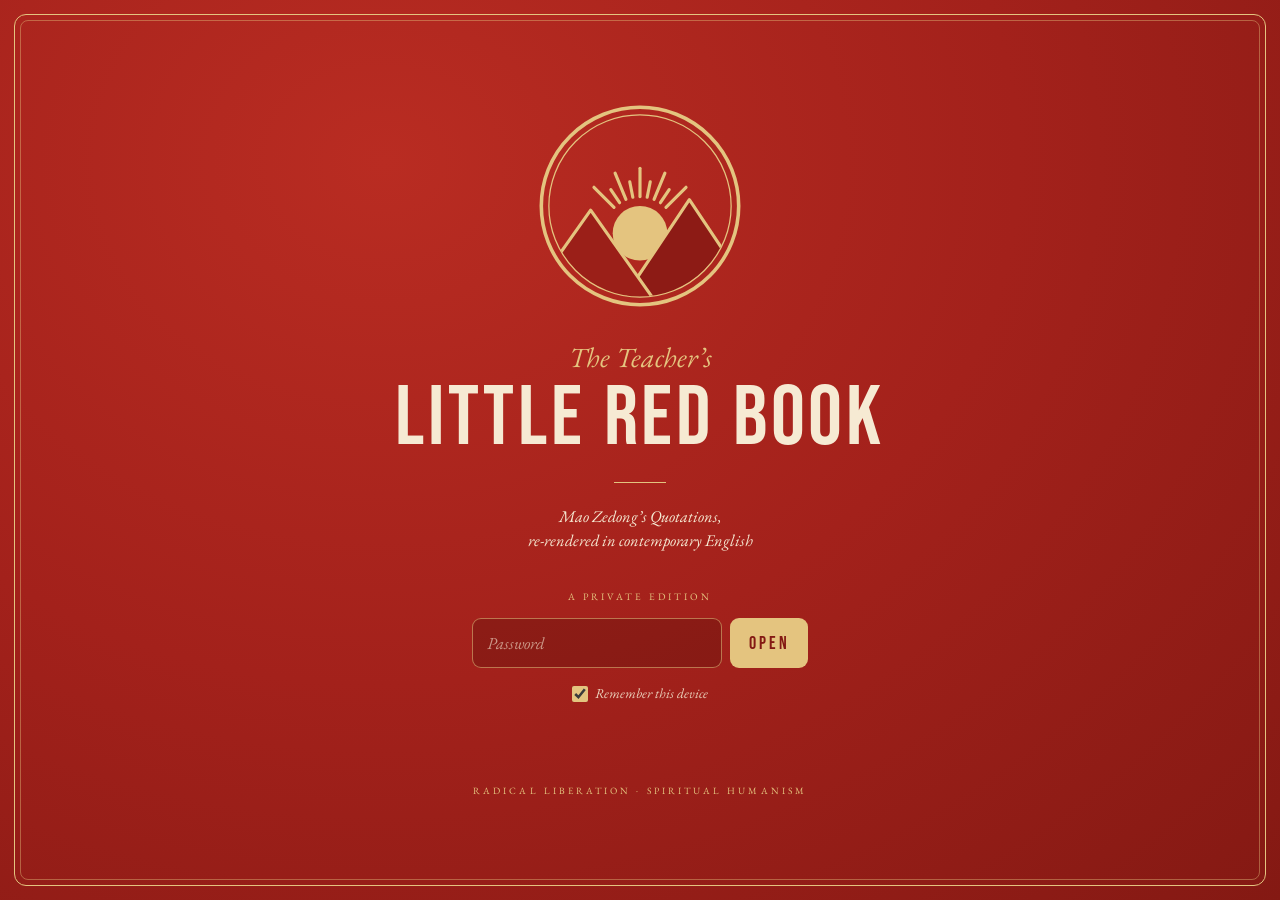
<file: redbook/index.html>
<!doctype html>
<html lang="en">
<head>
<meta charset="utf-8">
<meta name="viewport" content="width=device-width, initial-scale=1, viewport-fit=cover">
<title>The Teacher’s Little Red Book</title>
<meta name="robots" content="noindex, nofollow, noarchive">
<meta name="description" content="A private edition. Mao Zedong’s Quotations, re-rendered in contemporary English as a handbook of radical liberation and spiritual humanism.">
<meta name="theme-color" content="#A3211B">
<link rel="icon" href="/redbook/emblem.svg" type="image/svg+xml">
<meta property="og:type" content="website">
<meta property="og:url" content="https://redbook.samu.quest/">
<meta property="og:title" content="The Teacher’s Little Red Book">
<meta property="og:description" content="A private edition, held in common.">
<meta property="og:image" content="https://redbook.samu.quest/redbook/og.png">
<meta name="twitter:card" content="summary_large_image">
<link rel="preload" href="/redbook/fonts/ebg-400.woff2" as="font" type="font/woff2" crossorigin>
<link rel="preload" href="/redbook/fonts/bebas.woff2" as="font" type="font/woff2" crossorigin>
<style>
@font-face{font-family:"EB Garamond";font-weight:400;font-style:normal;font-display:swap;src:url(/redbook/fonts/ebg-400.woff2) format("woff2")}
@font-face{font-family:"EB Garamond";font-weight:400;font-style:italic;font-display:swap;src:url(/redbook/fonts/ebg-400i.woff2) format("woff2")}
@font-face{font-family:"EB Garamond";font-weight:500;font-style:normal;font-display:swap;src:url(/redbook/fonts/ebg-500.woff2) format("woff2")}
@font-face{font-family:"EB Garamond";font-weight:600;font-style:normal;font-display:swap;src:url(/redbook/fonts/ebg-600.woff2) format("woff2")}
@font-face{font-family:"Bebas Neue";font-weight:400;font-style:normal;font-display:swap;src:url(/redbook/fonts/bebas.woff2) format("woff2")}
:root{--paper:#FAF5EA;--ink:#241C17;--ink-soft:#4A3D33;--muted:#8C7765;--red:#A8261C;--cover:#A3211B;
  --cover-hi:#B92C22;--cover-lo:#841913;--gold:#E4C47F;--cream:#F6EAD3;--rule:#E3D6C4;
  --serif:"EB Garamond",Garamond,"Iowan Old Style",Georgia,serif;--display:"Bebas Neue","Oswald",Impact,sans-serif}
*{box-sizing:border-box}
html{-webkit-text-size-adjust:100%;scroll-behavior:smooth}
body{margin:0;background:var(--paper);color:var(--ink);font-family:var(--serif);font-size:18px;line-height:1.56;
  font-kerning:normal;text-rendering:optimizeLegibility;-webkit-font-smoothing:antialiased}
@media (min-width:720px){body{font-size:19.5px}}
a{color:inherit}
::selection{background:rgba(168,38,28,.18)}
.vh{position:absolute;width:1px;height:1px;overflow:hidden;clip:rect(0 0 0 0);white-space:nowrap}

/* cover and gate */
.cover{position:relative;min-height:100vh;min-height:100svh;display:grid;place-items:center;padding:3.2rem 1.5rem;
  color:var(--cream);overflow:hidden;
  background:radial-gradient(ellipse at 30% 18%,var(--cover-hi) 0%,var(--cover) 50%,var(--cover-lo) 100%)}
.frame{position:absolute;inset:14px;border:1px solid var(--gold);border-radius:12px;pointer-events:none}
.frame::after{content:"";position:absolute;inset:5px;border:1px solid rgba(228,196,127,.42);border-radius:8px}
.cover-inner{position:relative;width:min(100%,44rem);text-align:center}
.cover .emblem{display:block;width:clamp(150px,44vw,210px);height:auto;margin:0 auto 2rem}
.t-small{margin:0;font-style:italic;color:var(--gold);font-size:clamp(1.35rem,5vw,1.75rem);line-height:1}
.t-big{margin:.5rem 0 0;font-family:var(--display);font-weight:400;font-size:clamp(3rem,14.5vw,5.3rem);
  line-height:.95;letter-spacing:.045em;color:var(--cream)}
.c-rule{width:3.2rem;height:1px;background:var(--gold);margin:1.4rem auto}
.c-sub{margin:0;font-style:italic;font-size:1.02rem;line-height:1.45}
.c-foot{margin:2.6rem 0 0;font-size:.6rem;letter-spacing:.32em;text-transform:uppercase;color:var(--gold)}
.gate{margin:2.3rem auto 0;max-width:21rem}
.gate-label{display:block;margin-bottom:.8rem;font-size:.62rem;letter-spacing:.3em;text-transform:uppercase;color:var(--gold)}
.gate-row{display:flex;gap:.5rem}
.gate input[type=password]{flex:1;min-width:0;font:inherit;font-size:1.05rem;color:var(--cream);background:rgba(40,6,4,.2);
  border:1px solid rgba(228,196,127,.55);border-radius:9px;padding:.68rem .9rem;outline:none;transition:border-color .2s,box-shadow .2s}
.gate input[type=password]::placeholder{color:rgba(246,234,211,.6);font-style:italic}
.gate input[type=password]:focus{border-color:var(--gold);box-shadow:0 0 0 3px rgba(228,196,127,.22)}
.gate button{font-family:var(--display);font-size:1.15rem;letter-spacing:.16em;color:var(--cover-lo);background:var(--gold);
  border:0;border-radius:9px;padding:.62rem 1.15rem .55rem;cursor:pointer;transition:background .2s}
.gate button:hover{background:#EED59B}
.gate button:focus-visible,.btn:focus-visible,.fab:focus-visible,.lock:focus-visible{outline:2px solid var(--gold);outline-offset:3px}
.gate.busy button{opacity:.7;cursor:progress}
.remember{display:inline-flex;align-items:center;gap:.45rem;margin-top:.95rem;font-size:.86rem;font-style:italic;
  color:rgba(246,234,211,.88);cursor:pointer}
.remember input{accent-color:var(--gold);width:1rem;height:1rem;margin:0}
.gate-msg{min-height:1.4em;margin:.7rem 0 0;font-size:.95rem;font-style:italic;color:var(--gold)}
.gate.shake{animation:shake .42s}
@keyframes shake{20%{transform:translateX(-7px)}40%{transform:translateX(7px)}60%{transform:translateX(-4px)}80%{transform:translateX(4px)}}
.opened{display:none;margin-top:2.3rem;gap:.7rem;justify-content:center;flex-wrap:wrap}
body.unlocked .gate{display:none}
body.unlocked .opened{display:flex}
.btn{display:inline-block;font-family:var(--display);font-size:1.12rem;letter-spacing:.15em;text-decoration:none;
  border-radius:999px;padding:.62rem 1.3rem .55rem;transition:background .2s,color .2s}
.cover .btn.solid{background:var(--gold);color:var(--cover-lo)}
.cover .btn.solid:hover{background:#EED59B}
.cover .btn.ghost{border:1px solid rgba(228,196,127,.7);color:var(--gold)}
.cover .btn.ghost:hover{background:rgba(228,196,127,.12)}

/* reader */
main{padding:0 1.3rem 5rem}
main[hidden]{display:none}
body.unlocked main{animation:rise .7s ease-out both}
@keyframes rise{from{opacity:0;transform:translateY(12px)}to{opacity:1;transform:none}}
.contents,.part,.coda,.end{max-width:34rem;margin:0 auto}
.kicker{margin:0;text-align:center;font-family:var(--display);font-size:1.12rem;letter-spacing:.28em;color:var(--red)}
.contents{padding:4.6rem 0 0}
.toc{list-style:none;margin:2rem 0 0;padding:0}
.toc a{display:grid;grid-template-columns:3.3rem 1fr;align-items:baseline;padding:.46rem 0;border-bottom:1px solid var(--rule);
  color:var(--ink);text-decoration:none;line-height:1.3}
.toc li:first-child a{border-top:1px solid var(--rule)}
.toc .tn{font-family:var(--display);font-size:1.02rem;letter-spacing:.06em;color:var(--red)}
.toc .extra a{font-style:italic;color:var(--ink-soft)}
.toc a:hover .tt{color:var(--red)}
.part{padding-top:6.6rem;scroll-margin-top:.5rem}
.opener{margin-bottom:2.4rem;text-align:center}
.numeral{margin:0;font-family:var(--display);font-size:clamp(3.4rem,14vw,4.6rem);line-height:1;letter-spacing:.05em;color:var(--red)}
.opener .kicker{margin-bottom:.15rem}
.opener h2{margin:.65rem 0 0;font-size:clamp(1.55rem,5.6vw,2.05rem);font-weight:500;line-height:1.15;text-wrap:balance}
.after{margin:.5rem 0 0;font-size:.92rem;font-style:italic;color:var(--muted);text-wrap:balance}
.sun{display:block;width:2.9rem;height:auto;margin:1.15rem auto 0}
.sayings{list-style:none;margin:0;padding:0}
.sayings li{display:grid;grid-template-columns:2rem 1fr;margin:0 0 1.15rem}
.sn{padding-top:.3rem;font-size:.84rem;font-weight:600;color:var(--red);font-variant-numeric:lining-nums}
.sayings p{margin:0;hyphens:auto}
@media (min-width:760px){.sayings li{grid-template-columns:2.7rem 1fr;margin-left:-2.7rem}}
.lead{margin:0 0 1.7rem;text-align:center;font-style:italic;text-wrap:balance}
.subhead{margin:2.2rem 0 1.15rem;text-align:center;font-size:.72rem;font-weight:600;letter-spacing:.26em;text-transform:uppercase;color:var(--red)}
.prose p{margin:0 0 1.05rem;hyphens:auto}
.prose .lede{margin-bottom:1.7rem;text-align:center;font-size:1.16rem;font-style:italic;text-wrap:balance}
.dash{list-style:none;margin:0 0 1.15rem;padding:0 0 0 .4rem}
.dash li{position:relative;margin-bottom:.3rem;padding-left:1.3rem}
.dash li::before{content:"\2013";position:absolute;left:0;color:var(--red)}
.rules{margin-bottom:1.1rem}
strong{font-weight:600}
.prose a,.args a,.cite a{text-decoration:underline;text-decoration-color:#D9A79F;text-decoration-thickness:1px;text-underline-offset:3px}
.prose a:hover,.args a:hover,.cite a:hover{color:var(--red)}
.intro{margin:0 0 1.9rem;text-align:center;font-style:italic;text-wrap:balance}
.args p{margin:0 0 1.25rem;hyphens:auto}
.args strong{color:var(--red)}
.src-where{margin:1.8rem 0 .6rem;font-size:.68rem;font-weight:600;letter-spacing:.26em;text-transform:uppercase;color:var(--red)}
.cite{margin:0 0 1.05rem;font-size:.93rem;line-height:1.5}
.cite .url{display:block;margin-top:.15rem;font-size:.78rem;color:var(--muted);word-break:break-all}
.coda{padding:7.5rem 0 .5rem;text-align:center}
.coda .emblem{width:62px;height:62px}
.coda p{margin:1.6rem 0 0;font-size:1.28rem;font-style:italic;line-height:1.5}
.end{padding:5.5rem 0 0;text-align:center}
.end .btn.solid{background:var(--red);color:var(--cream)}
.end .btn.solid:hover{background:#8F1F17}
.colophon{margin:1.4rem 0 0;font-size:.85rem;font-style:italic;color:var(--muted)}
.lock{margin-top:1.4rem;font:inherit;font-size:.85rem;font-style:italic;color:var(--muted);background:none;border:0;
  text-decoration:underline;text-underline-offset:3px;cursor:pointer}
.lock:hover{color:var(--red)}

/* contents button, sheet, progress */
.progress{position:fixed;top:0;left:0;z-index:30;width:100%;height:3px;background:var(--red);transform:scaleX(0);transform-origin:0 50%}
.fab{position:fixed;right:max(16px,env(safe-area-inset-right));bottom:max(16px,env(safe-area-inset-bottom));z-index:20;
  font-family:var(--display);font-size:1rem;letter-spacing:.17em;color:var(--cream);background:var(--red);border:0;border-radius:999px;
  padding:.66rem 1.1rem .58rem;box-shadow:0 8px 24px rgba(90,20,10,.28);cursor:pointer;opacity:0;transform:translateY(12px);
  pointer-events:none;transition:opacity .25s,transform .25s}
body.reading .fab{opacity:1;transform:none;pointer-events:auto}
body.reading.fab-away .fab{opacity:0;transform:translateY(12px);pointer-events:none}
.sheet{width:min(92vw,30rem);max-height:82vh;padding:0;border:0;border-radius:16px;background:var(--paper);color:var(--ink);
  box-shadow:0 24px 70px rgba(30,10,5,.4)}
.sheet::backdrop{background:rgba(36,28,23,.5)}
.sheet-head{display:flex;align-items:center;justify-content:space-between;padding:1rem 1.25rem .5rem}
.sheet-head .kicker{text-align:left}
.sheet-close{font:inherit;font-size:1.6rem;line-height:1;color:var(--muted);background:none;border:0;cursor:pointer;padding:.2rem .4rem}
.sheet-body{max-height:calc(82vh - 3.6rem);overflow:auto;padding:0 1.25rem 1.25rem}
.sheet .toc{margin-top:.4rem}
@media (prefers-reduced-motion:reduce){html{scroll-behavior:auto}*{animation:none!important;transition:none!important}}
</style>
</head>
<body>
<div class="progress" aria-hidden="true"></div>
<header class="cover" id="top">
  <div class="frame" aria-hidden="true"></div>
  <div class="cover-inner">
    <svg xmlns="http://www.w3.org/2000/svg" viewBox="0 0 100 100" class="emblem" aria-hidden="true"><defs><clipPath id="clip-cover"><circle cx="50" cy="50" r="43.15"/></clipPath></defs><g clip-path="url(#clip-cover)"><g stroke="#E4C47F" stroke-width="1.5" stroke-linecap="round"><line x1="62.37" y1="50.63" x2="71.92" y2="41.08"/><line x1="59.72" y1="48.45" x2="63.89" y2="42.21"/><line x1="56.70" y1="46.83" x2="61.86" y2="34.36"/><line x1="53.41" y1="45.84" x2="54.88" y2="38.48"/><line x1="50.00" y1="45.50" x2="50.00" y2="32.00"/><line x1="46.59" y1="45.84" x2="45.12" y2="38.48"/><line x1="43.30" y1="46.83" x2="38.14" y2="34.36"/><line x1="40.28" y1="48.45" x2="36.11" y2="42.21"/><line x1="37.63" y1="50.63" x2="28.08" y2="41.08"/></g><circle cx="50.0" cy="63.0" r="13" fill="#E4C47F"/><path d="M 30 112 L 73.5 47 L 117 112 Z" fill="#8D1B15" stroke="#E4C47F" stroke-width="1.5" stroke-linejoin="round"/><path d="M -16 112 L 26.5 52 L 69 112 Z" fill="#9B1F18" stroke="#E4C47F" stroke-width="1.5" stroke-linejoin="round"/></g><circle cx="50" cy="50" r="47" fill="none" stroke="#E4C47F" stroke-width="1.7"/><circle cx="50" cy="50" r="43.4" fill="none" stroke="#E4C47F" stroke-width="0.6"/></svg>
    <p class="t-small">The Teacher’s</p>
    <h1 class="t-big">Little Red Book</h1>
    <div class="c-rule" aria-hidden="true"></div>
    <p class="c-sub">Mao Zedong’s Quotations,<br>re-rendered in contemporary English</p>
    <form class="gate" id="gate" autocomplete="on">
      <label class="gate-label" for="pw">A private edition</label>
      <div class="gate-row">
        <input id="pw" name="password" type="password" placeholder="Password" autocomplete="current-password" required>
        <button type="submit">Open</button>
      </div>
      <label class="remember"><input id="remember" type="checkbox" checked> Remember this device</label>
      <p class="gate-msg" id="msg" role="status" aria-live="polite"></p>
    </form>
    <div class="opened">
      <a class="btn solid" href="#contents">Begin reading</a>
      <a class="btn ghost" data-pdf href="#">Pocket PDF</a>
    </div>
    <p class="c-foot">Radical liberation &middot; Spiritual humanism</p>
  </div>
</header>
<main id="book" hidden></main>
<button class="fab" id="fab" type="button" aria-haspopup="dialog">Contents</button>
<dialog class="sheet" id="sheet" aria-label="Contents">
  <div class="sheet-head"><p class="kicker">Contents</p><button class="sheet-close" id="sheet-close" type="button" aria-label="Close">&times;</button></div>
  <div class="sheet-body" id="sheet-body"></div>
</dialog>
<script id="payload" type="application/json">{"v": 1, "iter": 600000, "salt": "Cv9HUHOoH0lYDHzHegGhUg==", "iv": "Uy4z0DlMqtzm/QtN", "ct": "qN5khXLhjFqk6LInv0yLKi/dJR3z3cT8sOZVkBX5sFAF8r8Jg4kI/tEQkFmlxK35ZCTicVkYIuN49m7yXYEh96Kvxllkw6vrKZhIZNmH8qyMlCyt4tNqQdJXqMHC3VgkXOGOR5DRVVsDHRWdLj2hG4U/FKXBOFexO+0RZiJ52t6LJIadJuKTJXt9tVzHqaD7u13A2DIp1kcI9McfV9gDiC89Nm6Q7pDgC4A3Bz0MKlpPOpqKe5byG9s7NIA+Ss8n5wBFSONgydUzgsLOiPrBm904klDVQQW/aDQlTVcyI2dmLzFWzGdX9QZG8LiNemBIwjXwVt7APCj/Ohd1XjTOBA5hVe5EkCnFopvWzN6i/U52mUyWGwzeLFMLoDk7jzIlABLZUFGVs+CN0iK/AK5oqkY74b9EdoH0icj5LajS34zGpx9V2WEQO6hffrJ/VxK3Id5MC3ZmOPgmqJ/d9i+0qXXEik9xJeLu5SbympXhkz8gOy89ce9LhaF/kN+Uit35csXlOTApg5nMKl5CsCckMdBojqcVldF2wN+yz0M7gzyjc5OkbWqC3aQFS8+hOygeFtEkh/oNA22c/kYTKlnwvSq6R+3O5ry/8KU1O6Auwco+ySaSGwXiXvbrl6s0juDofarfDv8s8EW2nZzhLk8RlyzUGksm6jRo48IVG7EieTgbVMHOxMaFPShof0B+zIHUevcCHItqT9D9JBKAZi33MVY9FUYVYwfylYuCY04VwQxITIGjia0wcF5FtiptJ1usCc/+nXFItQq98pPP160OO3uWf/pma80kZPJVzM5+Kb1moNejXAK/GAjBPH3sKladB2aVX70NCS4gMtf9w8Ga2p0v8vJwm43t25Emkq9fbCRcL4hs1mGLbfgFNAIHeIQbGs90Ga5S8YRfpuQUqTIot5rL7bOBGs3VRTf8dT+T8v7rRv6Ul+J94T/EJk8kKQfto4LMmgedcLSgHzknt4f/25Bi1XbplrHEpvV53nTWBAkHl7EPUBXrv1PXgbUCw6GyCY5Kbdyytbw9NfFB/du6lx8vr3PhRR58HUON7fM2L9JYw2aRhiAYjITdlFpFxQFcSr2dScuELOY0hua1EomkZYZyB9YcLYdb2G37lGB9KT3a8f1hvaL1g8aU5suvPBJNpo/OJyZgdXLdQRjgfY39heTfJYEo4n3mOmL4pu4g29EaDvCME2ZSDLkdc11ZyJligtn1JDAVCgIf/V+ucyZwBV3V/cyLWmcLRgExRCroJ+MdNT3Lq95vME1+8NZPensXtPPZwEGfGmUlGVo2+faTzG+MzD5dsRl9RUjDI+2AO33TPPNlG8+JNvjY71ADLwrj/F2yN9tP+LCJO33YHjsbgMQ02yK3D0Irdg11tK6ceWk3qyGzwibtDYRsmQauN2MBrFkZecRyrbtyyX/paGvdUUUQvsoLyNIrpiR0bgPhfVGM4m6Ftfn+wmJxdm9At5K1X/rX/dLEo569TRQdxvm058EN+kvW1f7LqXDj0vbAxgZ8CqsnfMytYVeqIQ5KwGq/4P3cqTvlZAlo+DNtItsyeXnBMMasMYmHy8ys+MkLBdKfFU2HUcftJZf+F1cNA0yliqtO3vP9PvUB12PGfDtzqaPzT+P0FQbsqomWF4WGUNQQR5cKosq4I/IgC12wVvZ23YuCCf8bFh3H5B7guSSWXgB0ItFTFJqXjCXdj/jPARLSlI5JExsWf5YV52PQkyS5rHsQ1oHSKCaOTxdUkZRkl0T7B5oFaZSUFJgkg0MBnVGxAcrjCKPNle4Qtw5mpe5NCrEIHbum0gfyQRhkFJZYKKixo9SAp5pHsWV4glr2QUZl1tvqUG7/oBqxkFbzRTWuwKuIWbZtBlk0uKNbIcoY7gcsmrjguvg1sUvYCw3tlaeeAa50E/GV51LbSnH3MaExVcVqiGdvnbSUhUuPXtTyeDEdKU93mKQMPzlfHrTJ42rATgYCvFxu1zNZT/FDuCSYccD32hYPoBI5huj2gtxJGPMXuhXGT3s5sSi5AkuxIuXOystcRr1CCu8mZ2RXFIaICv8uI0Glvq+Sl61T75DcyGMKuEdUJNotYsGc2SAZqQnhXXndUTxBZ2IcBq9KxDWnRi3GyoJdYoPbmRPEoanABVEOvOO76PtB5chlBI1tdHXt95/+ZdiiVWpAQIW02jTw4wu+exzJxHXAKEUxx2+GCjTvdKgF0IYGPgQ1g5P2wVSlRmeDsI3K3E9THiRtChVpnA4ZGuz64JM7Gqem+RA6X7RCK7QZZvkXughKEBETItNlsI8BSNH5PxDLdX1JUcqqta4bQRvop1YXBLKb5VYWx21JM2/n3jXD4N20O9fKdmjDFWADViHxGsYTa4h/V8LKgq4lWElL7ixQeft8/taVj+UpnmTSOIe/X5PaoTtT4s8r68YdaqFY8sd0aIuHvRkaGczUWuQo+4K890reoVmJb8yrYEL9f4m7CGmqgENczoDa6hu/oDaYv6LruVSpbSKYTbjJjNVB4vjf3QUyZaZfR37zekWg7IrNuYUEb+9vvwDPBj06HUzaGrJLuKyCvKnjbJKRRTF2Fo7SKZPQ8FDYDlAqf0x+RaZWE3C9uOOcnYHUPBtjxTT2HoAx2f50QRA6NcncCQjL4rl8b4EKaNouhKw9LHBnDJ2fbtzzQVZmfj3hQBy56gelwa/VGV82T8z/l/rzwucQ42nPrhjjevd+P0cKY6NJx3DGt76fyR1hj+6n4VpCHk1f9g9i4PntB7Rvk1iGT5JE0wWPcNC+zCtWlfkdK3bgbQrw/nSRXNBd9GVqwfZPzdKQtpTyVtX29p9yb1DOMnJOHnI1gksxUHs9gxOmiJqHTtbFXvFZ12bjBR7I9AvV/4hK87ZXwNN0zXw+dBYunIwAwaV9M0Mxt+NBV+3xkCCUaM2l3zkt24nFb9BSiJTqxOMOLnDhI+IvCLp6p3wAjmyBMJWqLyrCTXBf+m4ZJZQz6giP/kRH/S7ToFSjUV6YsQDx9D9a4ZrKL+RGMOAj+YcNndb5ria1i6cKWHzhpISFoSfTHlImwIJudKid1N79KjBsvsQMqLWgOxd3VtitS3naLyJtdJFKtSxpr5QXqi5w4LsFmfsj/JQI1Sj/5Kn9xg7zots1cYQDM3wA7lwGTJMt9K0zH7h17HA/gRpkEe2Aj8J5tORLpc7BkLtA2SG7bSad35ACDuiQlU9jI2P5oCES9Ac45Uc4hVrxm9V899byng+zg8ugenSPbhX/H96ateC1PnMl1igKo6onXPPMfeeicws/UYHH5vzIEubA7WxwpMdKikUFo0pBNZN+nbx29QByFF1AaB9iSw2qrCtMQMABAw8lFwlX54lkxl0/HNjiv822i9ZhWTVzECy6vVQ08KMW2zieajs8YGXPVxJLpJJzR0U/JOqc4p3rR6jtzfEW7qJkcJk215RGA8Kv22khH4DG7y4xpyJDPpJH/w+sQw7ZV9QPg4rs9yafppp27MHXJ3MNbewqt7doDsSxD2R6uP5/uo+eGB+bdlfrAreW0/GsuBYfwsb4RzJsU8bCRVdW26FXeUSxOtIapGN0onYjhBEbDaNzjWJz082M1plDmT6LpILfZJS109YJbuxxe1bYHkc7rtEXkPYXe4DFxHwCB6ZY88UECtBvXRJ3JHEVhDfCUC4aqu/N+djzBcCyEdIFO7URomtAxKBY29VD7QSfJxLI+SKoXVH9L4uLcFm0smZjgkD9Ng4JNDVUb7QsCJW43YYjCDmECdAZUPJWz/6BRm18e26F1I+AtCLMdlhITfXs6jBhkpctGwl99zAonnsdbm0R8NSragfhhnaQ+vtzLn2MUs8da38et35JLh4yhEwxe/DrCDX4a3IBlYZGeR8yVMO3cDFkOZAZHrbO97WO0mIOoanzDgXIm8DC2l1pRJCS8bsJl/7nq0vaVLNv51FrjcZHOKAiSAbrsBCCsLE/u7TVWTt4hV1IPS71TTYJKnqBmk0kx5ye04FTeD3Ofu97Y7XoPNtEAUOI0Hz27KgdU2wvXZmH5I/w8/AaYre5pIz1SrBUfwT7KV6jnN4pt/QjzOsr+w2SvOEYPcmHzGQnjz0N02uGzA3n5MEkiwurob9W7d7P2QY9guyO9BYMKyvhCGMBjIfBU2ZqkoUtmI59GY7VPFQVM4WzV5t6EvzrFE8fX6RSgf8H0wBChgHvYF3OGD6AVKzI4MmFZ/Rn0HOMub9aL2ExOB4OEokeHHnTw7ZxLkzJzasq0pAVSKwJRUvp9Wq47Qla3qCKbQppAi8fOpJeTcECcBKg7ESGzWeR3n9cFo+p1vExqt8dcGgZoIB5OQ4ASfOC73xs5ERVk4J6F/sYgmZ8Q+S5LX06FcNhdEnf5hdQsogesCz6L2WjpGkQNr0TGBd6iBGx3o+sQvHYqb7HYtIDs9rnhOOaXSHHkrH21kJI4LQHd1YPjNTeCNVfq85RybrNzrMBAkBbn99VvA3SM8hWYjvzPFfm+aAE5e/qaHQ/apj1qPPskGa3ZnB1wh8rQhuk/L5Ecq+ZoK7Ncj6xUIfa0unhK8gPwlOe14PO8sXGtdKUnWrfZ/2AGv/[base64]/YDNrqE6o1DPdzeNe9YwCp7Gvq07DxyuU09h8miQ4awJ0Y6sz8UF1Lw/L1TEiWsv6ZjmAnhaQNei+wS2B71OaE4MF6xDeH0sxSVNu3l8MGpxp5rlmuiLpQNlf/hEWbweqeKJ90LUBDS5B0noKExsTsorBl+SnbPf7yEsC9hjYIjMTju9YYy0dJI58/rVyiw5G+jw97raiifCBw8wE034r1BpXQ2VTKRDpotOexsF3HtbnwGGvlA2yHOduTyozAcL8hvkjfIimzAt/1iXoxo9b8K6zT4FxC+kKEIjArKNGVITZu/pMgEuMMhocwYL+y7Hn0qxHGoOZLcZ9YOHi/phhrYurUMFML/NGm3P2Fxzqg9Wa/Bi+AoiY2IfQiMPTfHl/CGxuAm9zXz6ZHAO5tOsULhTijY3GLpZbxXawUQFsA/HPvHP9q8BldLdrGRVYgAlR7vkGmbmRu7URA4IBCISsIN5lw6bAGEjTKpbaSbZoZDk7jw0zkpatD3YvV2w03mh6dB6de676wRjQ3y9bL6cCN5f/2HCnT8mGRegr9C8TYuyO5+QZMzDD1uqSZkjF1ig/MNHmj+PVw7Pit4Mm3+N06JewYWENCzXMYo7yp4oRzlQezqPlgOByA5OinJ1fJLYr/KytZeUArNuK9zBZYBZ1S1Mue/[base64]/pBy0u+jAReiPzyLy5b7PUtgTFpzWNp0hW9hiodPqKzuvdDRXNg9J3c+zgSSeKno7EPSjjuEnParTjRH9A1J9VAdb9ZUXoF6F36L5Z0xbm+KZemtL7+YfgCMIVY5X83a+TUmOcRTJ0Qp647qvbEzv7UI9NBdoRaQzuDAv3dYPL5j3GLMvH8FJ2cpFM/iqsE6GYetauTloFyGQ1UeAdFbGXe2UFm/O+GsyO1+dotAe2Rof48n1l/j/[base64]/fija+ni1U3fU6lFq3eo1HiO4mKSBYn6W1UU1kWYFrUMXysyjV8+QssyV1nIdv//rkuO4XKKD9LMJr/21hPsK9Mbl/kUW1KJ2tvhJ75Ymiut6EK5QE9X+zhqNj+GqgO43eeuSwI6r2rX2T3xaGUq5VuConRRdT5J7lv4aZp1d26A26ogXpMbWD+kvPPRVZGHnk0pjN/cSzfUBcHGy7NoDgzDSTMzHSLWmPvYPyjAjOnP7i7ewCt6JR2/a/CEfuWAcNo3QWRv41uQk1YOR8/Re7q7j9wQA6x/TMCes2adZVbGCAgsiuZ3+l1kBCBCQ+gH+/fY059rrd0uoyqKlADJXCdhcFOJORuc8Fy4nXMtur5harRnBhtIrGh7lc/e8SSDeOB8XVjGX2Nxrx6OaK9RwcOZI09xTk9qqCe535BGSE7AnY+IFq0O7pSHCXDnIPk9xPWh48RnFgygHovHHq3LldzbSBYnT6weOpfJu3fY0WH/nlIC39Wb7c8Fn/7O7BTjsYMNoI4uuKh96vulYBVL2Upz41vR1VrF5tSSjjKIBBwGvsrxALiZXQWyjDleEpf9dUh1zrFYUjRY8WkSaeRyIyDSXgM+UGlJAJpmzFxnUC3riPT5eMo5/k7LSqDnZs5Tzglaiq2EYTvbC/OVv/QsJ86P0+xxnpWfmsW5+5LaGLlcvMQbvH3Rp4MiaYPU8HSyTjcyE/2Hifmsr9Tsp3dQRLadpx5DOChnUGKAc0VJQBnYFHRjFlbAmKr0o69gv318CqrOtMYSYm7/lIsr99Bi+1qzn2VyBW8KYDaoZkEylv9t1d/miSx3u5TbUYTornN+cZ9GsNT1jwB7JTkjF0cohu7YGz0quo+29ZR9r/H/URgwODoZpjVITtAQYecKJDQ//mduIFGv1aOyGJEl/jVBbay6Mt6saO64XuNiNVQkfXddR0wJoeMM7cvrQudIucG4Ag7sb/Nb95QFD85iEWzTZ7L8LYI9PUyDova+y+QkDA40jEyfLatYECVRnLQqP1GIg0leAj0Gvudp5OBa9MirETtdU0YzdvZ8EEs+EnJ+DTU3WgtV5fAdi9Uw/ECuoyZz4rwEi6gUXdwgyOIwbiLTrtZC8DLL4JxdCj/SWynSOsknUkM/9skYo3sxoCh0obQB5hwb02OM5D7oZyh6SxWzsvi79/ihcumB56z7y2SI6z9zFmvztOJCAZ5Q6hdxedMO5muikjuGKMH4iYAFAjtL+7/2ualG5/bK+9OOJ7BOgxCd0e2WA41deCDIxZxTEOTaN19yqeh7piUUXjG2ycOO0M8nR2ULQaD28kZhKtxjGVPW41+s+bgc8MI93bvFqUhWedJnifL6igJLZ8/3DC2SxXH8NTjXe/[base64]/SdnOC0vzVsc9LXWtDwe1OjR2nIDalBNu4zcGvxr0c41+sZjyWD4mvoL6QFxIsuhPibOzch3GSovNs7shRInIl+GkOX3sx+sFeCSZ1p29SYvYVImPBYsMn7a+0POCgpApj/zgBrSwNgii10wGw5IXa1QWabFPqP02ioeHB3Vl/73elHVBsZMb3O+xUu9e217IIS73RbNDwvQNZN/jg61LDFdZTAWsEoVUY7EhVGwohZ/[base64]/IJoAycwZUcJi/wpTySeptFVjm1bnA9B/isXtBPARr5T8GYdfaB7v0FledWIknUfTY+nwTRPQgDqBYZF1cN/tijBarl8JCZnmRIAkTclKMoe02ohgtMJmjT4ZD6KUqEJpgF2zitshO14CFrn+ClGr3fWGE7ylI4AtjFWoMVDecHzmAHHo4UeSgSDhFZ4XpEFXZc+j4/fkcuf0dPVFFWtZwUQkfrHWDjGfblf1jWn4NuJ2kK2t0xo27lTeAtDyQFJeqh+Aghd/24rClUrfS7l7jxLMULktrBHABXrVsVz0XszbOW9hueOEfYg2YUjGfkwqE3AmEF6P3rqRY3FGNR/Nc/zi/74XSqWhrkzZoqWgdNYasBvN9Uzo4y+WtZa5TMFEt6auMAVFJJ59WZii2VZq+HRcIBXaM+4M29uFqeTjKBBs4BrEuwE7buRMN2vegnyD0sPg1zKq0WVFLFzAwuraBsyx0XdTSduw4Q1hmrdNNCoTqn7xismxB6dt4/ju7CR8xwrTgAB9wxJ/v+pd5G1E7ktC36ijZmChuJy20AyKjcC1akPsj0c3u0ezUvSel2UIESpoBtztLdy+BXsG+ygxzSeLqamRKlPjdMCS8UXiKnC4Zdo39QwD35dMYB/n0YnsEGYFZAmQFjgBIxjwQhvUYIWwcgKeX2jSQrUrBAyAWM711zOi+/rRtWPbADkMjWEiRZ5YCGANuw4tPnbW0DZRd7fGfNwFwJnaCMt7WRX/+9Ap7gPPgIPv6ZmjRklSIuHK7mTRuWeOzSQpojM5WAntR6arXsqFQMO2iicBepZzSw/T3Cqn+fWqvGaYbnn4t5vDNzKTyZ0ybyVPPIMmgD7+KvHI+oSomhpt6vGNZCKsNBs4gm+tmaj4f6Q5Jz4AaT9RV9K/r9Pgvql+rl6t1xUARUIpBdA8yuc8iza4kW3YMvTfNP/Bn8f/Rye+JeFOjOy0kikBSVbNEC/eXpYCHuuvr33oQVNFg/FaEvAiQNFeEzQYiJgNi2bj8TPSAodfAM+Py8qnEnzv2A2dZ987tZgVfjVc7jmxvaF/Ncb25Up3+1FJ4Sf+9pNJGmdCx0Ea3gAM/[base64]/KVn20pJJYYyZ2F/mWScQK2v1bSWI6+wvBqE614POu6E83wvi0/WPJqgriDA4elYfbR3k5/[base64]/x9uDa6pOR+AULaXQzFR0rp6fOAZJhnkRphsAVPdrADnyJyrS/l3udf+oRoYG4RLgCO9TjZclnL+4i/f83TzPu1iXPNNPrEMJo/d2wD60JfNM/AjABGDHzUabmaPA10sjUg7BFN7HkVEhWbPtQqVYqe6FpA7TXvI/8XrrzGIjWbSpFZHQBWtOq92O3f4wsSy3O++pScEyJKRR/+0tf2lF4VHi8p+bF+k7oVbQACiTxAFJiodhwGMURVTZxRqptR/vbZqa9CzPxo1Yv01VjDAkO6LOkvH1qfcJ4QtTQc0SP1DjFZ5jnYm8oxUipY/aeroyHPBycStdRPFCRptuWvyREj8I7t6t8WY88hSLIuKRF6AiFLs6T1TPug94rInsKBEH0QGYfkgLS6YqNwyBufSFUbha/2XbZu8DjL91EaDzIkrWei6LI+yk9GUXHiTYF07z2giV0j7DKpQesJvZhxfOybUeMfz+C7c1xn0mqeJUQqi1sF7MPJ5L6krbi9/[base64]/dvvgaVULB368k2pnrmoe+1LS8JuPm6Uw9Y/e6sjbHIIZFmucmSvb5q4y/memDn6KodX+R+6DNfhE9xQZlPXYD64ZYnDXvDNEG678Z8pUNcT22q9/uVno/mkRqpeZp38dZwEQo3URC2ORIZ+fFg1zbWhWFebqlFOmUqQKyWeMhqYffR2L+BYsBHdqFfioKT9LtMUjrdKi82KwQVu3Q/jkTBkqSdNKVaf2383kIoLtb9tF7vVAFcRsC7sjZu/kuuggMYFONTF85nW4ortG/h+w+g1H5s8OqiEJsU/DnRoxvXn5KdhwKy8zH6VNN8yzdrKqV6EYmn4zK35MqN70VTlKhkZGjJGtCcpCQu2VzpgxkuNwnOBUpohrQNBIH+g9p3ge3myjG9YXDj9+YZAGJn0tGOvro0F863j6AmCCcqT1oHWVRD/ksNQFhsMEOs9rZl6ugiZXltmPro8e8P/ZI1xR/ZsyB9FD1ybmlfqH6imVz9KIYcKWmVxkdA8GeZ89Qmd/D0QyjugWqIY4Dp2aC9SNhQ7m33cjD2O7N7QUJvTSi2x7ailGDF8DpCRAdKBac/7ao1PMAStW65alxTkp6BzGc84ZiWLQIetWLUSQbxHsGYSuvoAZz0wzx5lo+4/Q+lOwcCrewuEsHx0IMQa/Pbx1ALCT6JCbyg7NKpUl6ei8TEpDZ+mL6lNjDdaNPffuxXee8wguvNP4TlNhN5Cs8bSoKsYhmJNc6qNuzeMLFuEYExC62sx2xEAmc9B/31KFEIUm2eib39rjOJvr/Dl8DzpGHj+dTEz/tpoxSj/s/F4Pl8/IvbuTpOXmTan4HMtMVIkPcZIXb7rRKS0KRmIW6kM9YHUIRRcDDtOctTsZ4JRuI8Lmyw0m2aZp66D5B/zi3t3Kvvgb2Jm6e1Uqa8GZA+ono6rLSL/EauZ9pGoQaE/HKtzuZiH1ohXCG94+O1iAuDszkDuB46MC7h+PW8FMZb8rsAgwDJovLKfXxrR0mLHTC3ryEFoeVcQPLi4J5QtQpzkXL9clPQI7xhbvTepG+5z2Qg6pKv+FI0JDJTv2sODHQMwanl8q2LD4Bu1hTUTshqKTppUgS/pcDLFj/B4BDSzwJsEEv3+cKfNa4mUQ+Tno8+/eceseDDKrjPqN1XU8OTC9x/E+bRY5NnS+5sc4bXVV0kJQVII85eRVG4jq2mdLEzM/oXp3jjDLoblix9V2v48JT0zevBwdW0CXE499N3YcWNqRHnUvPbIWccDtQMIJOjL4V0QZ0aXSP2+7ixyVYWEXB/eDyx5LAhet0SjwijU1AgejAfLkKXoGyo8Tk+lH81vAY4Nb0kKXXxcIRfw8yhIimwzsJtc3stj3GCkDCL4b+MfrTWaaChHPL6zJct/SR0/B70Fe0bhAkvkq6tUOoTbBQx6udFfuO3aaKSTdMBRHsGBHaVFZBmLvM1osLignCNUXju/2z+YIU5sx0ptJSBEhRGBFDNWmjpP2tAHU5gjkzwNaOz5RvXoy32t7zFSMRsqqRpzVPC7/IOAAvcPeCttLYDSRPOHyhbszGyUUjuNWlj2zkFnAvzrnxUOhtg+pzgcf2d0vP3qhX5WG+K11modJsstnbc9KmXJk/duLGdaGEULW88hhtdwKtHYjiVcHmtYULz3gvViRTje8yf2J3WNh+rmUa7pG+BQfDNq3p2LjgIpEmtKtofEYV3njnClHwlUpygzvsvKg++ZHnqF33mVVK/saPpiVZB3RnzzniFt0G4aKjSBoXOvJwaxKIxppD9a/mfD+4JY/RGXUfTJimbZLbR1NCGhx4xyULXKhy5asowirL8YoQ7N2F7lftKbdws57S3dOMNfPb1O2I9C6xfEISKxFu2W8B5rXUCK+8WzgIjLovIsb+6PrEoCPQboKin73qisF9Ac8Goie6yGPdGkpKx735gi3EJP03zbaIgJ/pSh2VhD+XzarwczT1tVCMhG7yf9/Rh+ElpeX/M1kQ2n7AIN8laZKRKQh400k3CKkzvb3iyHx+dOGXrFL498tmAbXVW0HZ4qHnzudghg7oQMvHhEVMmzzOOr3IfmFn/C4BDISuvPx2MOF6THfw0vVSEbmz9Spui2vEOWVcYCLZ0JCDKc5rzShSDWdcJwA9M/Jgzn/zApn1Rezyd3BixPCv7DV144Dw2apDXyBtxsYfHk29LeOgh85cOARHXdKLpMaEdur1rolCHoxSunNow5YYT+0Rutji1FbmXNmOaLlWIDFDxdALyo4t7S80pVjjHdGAdTVtdicsWBBitllxScHZwRNlDsZmv7A1KVrm0eiee6U5g2gwWTih/JMv3+eOOnCOXuQq/OXcxoCtEyxiP9ts5pmpWlKa1hXcwzAfFV66yIRcJFusH9vb2CnO/CSQN9L/cDlzN2eFa73WtnG9aVeBH/KYncjv/IMH+I9Jfz0oGR0bpkgOJ4P4CS/Rzpe/OGeLKufZbbjB+gmnTwas57T2oK1If5NiVU0P4ow3vWxH53upp51nlaiHBxQBt0foJvJRl6SNQkeMfoAqJKI8HSknMr1sfgo0/E9YXQnQogKHSe7cUeNWANB7cepQ3B6xODYcduvub2veUSRBjXCHqzg33TiNloqVVDAdfB4pIl2WFo75FX8xsb4VDsMffNUBBT+aTJEmB+5Lik/WeLO278RTHygKaThidwcwjRX1LNFETiUFGE57yIF+jD5c4Og41StGFatL9Dgckm2wPG5hVAGpiG3eXlNl5850y9Vn/cNy8Y99NVRBHMPekvq2iMe7QXO4lfRaJ+4C2jSBgjMI+NPg3tSAmGKM4oV8E8ydEp1JHu3VBkLnvjqac2OK99k5u7o724UZI4+oHmW/jrdAiODZd318TDk8IugyU6P8sMeCsMLeiJX+jrHVhIkM9NxS2+/ZeTBDQeI2TCd6BEw+pMf2+flmylcaYxFbzSGzBy9vuPrmX2TvvM3lYkrwFrygdurXk7s4W+0QTIxVZ33awzfM4vjf/0et5ceAR42532l7EWYgU+Ixi6cepouqMtnh6W/CYdZw84ILNOOArvwOC9g2bDxzc0BiVZMMQWPByLHc0k1zr5mc35JRdtawlt39ZHeyk4hnl6x7u2jRSotGuO0Q+xfV/WM1FGh+0QV0w7vtOfvTWCEMe4PvyXqaMp8H4rHpbjWdQQ4W6RmkSYRbHgmAXGcitJQvyacaxnpJ5Zgl8LyVCX0ZxGADuykYdim4DtKvUcsxGU4xMpH81YO+M4N3Xd2eCwmPn1Gcfoda03/Zo9xEOFM8G9tynzNxL8frSMKbjcX14DW2xv6crIsnGM3bRzw5gNIsk0yQYNrrynChSZLAc6Y0YasYcZzHKna4IkBx3JUBh32Adif/bJc0B7R58Hih+T7JwIuqqA+iaZpwLIcDy+4TyCetSatXmaizh1KzYHtsWdtvX+KloLzCNODhdgRb4h46xQWX5zARK5KN0xHN0VntEUn23qsAE2ezcS5uzYCIQaTOBxvvjG4eVifbVvTLyWvlwtCdRCyWDw55a66CHZnVeEujyWGyACrt16ovFtw1bQq/KaP8VLR837lG/EHRnL3YZYnJEd9zteBmyAEq/rYaQLWqUe4OhdXSBe3QH+RUOpBVSHXaVmXrA1br7sG88cmCziniFX+BQKLMyno0BmQjFH6APugJChbQdRyFytOhLU43BDSSBwW7QZbULLoqDfl/p67BmLAdBSaK9KY8Jr0P/EQzgLfRUraZDpPPWvH92QR4XW0MnEgIsgoppZuag1cXrb53UHQdlnwQ7c4M/jlik0/JiH1IyGsLV0J/CvhOB6QWzU8VGhQL2B5w3xcc8+hvBSLMhTqMX77EjYGrPqdhO//Ol4889Gsy0u/ybvBXy8Pg4Lv5Bs0Rv2NVv/8YDJBDvTJCb8oA/dD2S4ykbWQOPAOD0s2J791w50c34ZPsUv7wu5VzIj7HVd4IMjGKOrXqMHyZsTepwgcFsaMCiUa70+NMz2LOPSv5PufKzOg45ETO5UjxOLAPcNLL0nlxAXkxz82XvYxNUMZAOERkoQvOHhNKDP/SegYfXlmRoAWia4R0Gnz3+NPbB7Z0eLNOjMY3I+nV+/lkV/R73P7zSlwItS629IHjRikU1PE7EVhWzOp/4Ak+6RT/QWekByIEa3xJ8pN+vE85kWPDl3/GxRyYy8KQYdPzMEVW6lMYLRcVal6gqN9ztKKytPSx6REIWKX7z/4YNuUFNIMmHgwBmfjWBNcXiUUpPlEhveAOcbz+cm42rbKl0+5jkBdWfb2CBBefUbmoTP66Nn1jZo5QQFAuQeCPalW4yDupdUAlAbXFwbtaLPlf3pAuNCv2XXAEEBitfwkA/c7H41ol1dH02EYGaiJUOFXwOG0M+fnyGEu1GgXf8FVu/XZPH7ap3KPmhG6pA3SR+K2A7U40DNTzPjvlo3tMhHUyTotONbD3IFm5nFVC4oJaCEwW67DD9rtq7vbPNxf/weFc9FuCm5x1rrHRdur/wHlKUG0j3Y3rnRMSK5eOelOzzK77JoSo3KF50PJnVFbEfRh9BzKmfuz7kXgKgY//MUJZUYw+lBub2nSbbGrUuMppcIQreQSXb1hOOttezOErUmlymmExuuJeba17Y6XoLGX6RfHKnjLNjhADqMko7LG6f5l2jNQEobv9CPKrXTXAZ0NX+lgNTNqP3Zx+zJwidiBMBSjTsHQQ3hdZX4RLaCfhrT/Jj55ss6x19VkbKPqtg0MZRZAf8z/LJRZr/+jeab1qdGZy8lrs5+KrAccRGHdJS/hVYHJ1Ya99RtXq52JLifS1Mlo2IvItYEPti6PTfOKnpxg9t5yMyVW5rx0ZH1Pkj+2tW1gNMYk2sWZ2PX8uI5F6PBNKgSC/FGVNm9IF6gnRvmZbmOT9Ctbnvq3aOGds3bPNfACVdZIZniFxuv8NCMuNsnUA995khwSQC5q6DhUj120eDvpXJfRZ4Gkg6onduap14Ri2RH7GdV0dLFEmeTdHdqdG17riQ1LmfNv8M0mtB15AWt7XLWmD3k8uKbUI1oS5+mHHA/4LxKq+2liO3HIkvcxPyPmf2e1k0XZ3f6cFo/6oE0aPslZaR17LCVHXM147U+4gKAgMpx1bZvRA0SjiKU3JCYLcF5JI7ViulNPnSk9iNYWhCOJhz00Lt/YeS7gVWk53I3dD7C7Kq1vWrh6uBwfBGx8RQ4Htdo6628aknAIa35AiM6ygRvYt+K92bRl2olRNP6j8v2A0Z6j7gfro/nuCsfxbIa1B9RdxpaBk04Zx2USz0aTaebFwdAa29elvxvNHFivLVlCnxvkpzMjKpbpPqaWNiOgBLRPfkYgRuCYCj/m9Kn+75BbmMZq65wdZUVDYl7TqKTuzsfcAASlm89rg9vTjZIXXKS/3q3lpC/x74ywyZautRLC6u64AXp6fMScEqgBIsqV697c251mDHF5at+8V4IDcqzkx2wsZrYeyrbO1yj92DRm3ojPuhZBOJYNZCTD8MuZX7kxzIDPijxzUXfWTzH7CgLT/lEjd5UISqJ1y70r8q9s0mvnWz1wV6IMsC6mDaa4KEem/E/EMsDrN/[base64]/kHMvVzOdHx9AgMOMAjRsqaExfdzD4ivoLvv+JbvJCbQnMVp+wAJ50FOjjUZ9crEphMiG3lTZ+lYg5QkDgDknw+s2/5vOyRNFiJ6kdF/2GQ8jIQnJ6SElOdNeuYwUe2ZPjHwLcbTatwNtpv5FuSs92PgUjPjROc7lVLP3gG220AipYGUYogxRSdhggxNrGCTF92htCnFyAC4W6OEOxFX7VaLpQNrgf4XJUm5vM0hHQKE8HRJH1LV35erqQAYpjfIvNqrpUiK9B7iiiVtCl5cCiqZi04ycU0CNHKB/xocgDQ/ZcuhJzEu0lyr0hYCfYTmQUVni0AeB3LDrvJMLfjDRubhsrh0G4r6XW+fZhbIDE8inPERZWZ/XdvKJq6Eks9S98bF1P6YY2BTZxXASFqqZhVwhY1l4pXznJfbGJ6Fv0ZDtBey5lcLz0bZ6XgaJvsL/Rcx+8pAMkn4V2AO8Metp8aP8iICHG4qDHtAaZBSChi17+QakwQDOg9RVX34vLGApfEwhG8tuIkc/[base64]/rf703nf8MtqjiN4Wbrbd86Ci/lTW844TVkbzB9+/eCnSNW+JEgMa4+dFe2PF1/eCr4XMl5+8tnafm/XkXhFmqcWjQqR82awm4+yOTS2NBNsIheoyJSCnmsjsSYjN4FyzFXX/tDGYlqZ4OLsT3Ul13TZdLB69QSReZhpHWcxo3mlT8+I5ZB4tnx1vJqQ1zwc7LQWynTnuywKEDJrEyh1b1gGSM6lFK59cjyYbo/Jqtfj0KurEIJOO4/9BXxZQv/NXzRGcDeoZTc1F7BF2rqO1muX34IMCGUTBcQkojQFjouJMAsUoVqyq7iS3K+F9tU/jIOHBOUr6D6DH9X9V594S6ZSIkcFMTLQodUgnYZD9p+TK+1xW8VSNdoeXhGSGXmqyg9Wp9iUVPMfnA57nxhSuWSlgYSwwLUc4aO80v2g23ZJK5b6VihfOBNGxQ/XSiT9C/W2/V+M1G1Jrw9Pk2ilUDwi3QoA64DcwfoiH7aTrcuArxUa5gdYKffiALM+FEl/j87I70XA1CLcQArDOfUv7T0Cbb2JwwGCNMNHWO+GDVMAkEdZMBUiiwbjzpMN5Lz5NITb44qDWER2fbqycPABFntLZNIL6XaXcWshNzi1mb8SfKmVVmrxK3tsj8kISGTRdJmusl/5Tm40QuJoM8cQaoe3mkmp0zs0WDGORoTJuwzaqJPelKJtk8nGJ5WS8Ts7R5Hn9NKnd7FyHXy+UK8/DnjsTRkyUAQ2BfQDPKcFBW+QwX2s3Y5o+QsnrsuAmXdAGacT8saAN2vcgszbNz3BHyzUGI7oWNiEsA8aocLi69Iw1S4roWSewNPsmJ2lNBXChNhFm6Z/WhJRjw7hZgNVLbdzdQW8zD+sOG4QNoo6zW7LciuFnOufeLsJOgD1cL9dfY9aJ8X5Hvre0DejsCmZjLSn6P9Q0/KtkGRM0PqFyZNAL8edHLD+ja6exr9vsdy7gSNAS5AZy9E7VnARKpiqIEes1CPEIm2Kx+Cg7oeeDAoBJO9Uj2XxHvwOVECkMxQFBhEduwFQ7m2w7jG3r6w2daSogJO8lT95OCM3X0IcGgogJdeMvNe6+X6/i+73WrXF0l4QqADwsygGnX6f5tDUZngMxC4WR8KQvr6ne6vJE1i5I4ikNUEA/rx6646UofvXByVceqXN4pzzNbPiIUa+Zu/P4LNZJcksNbNE6GaMU46gtBy94HHH1bqa8tsGBVt2YGezkR4dCuOIf1toI8EcY0K7TQ7JPBzy1ES7DLb8CYUcIBIm0sAtzT9Tc2Nx+UH6PaoLEpqxce7WPA5dwalPz2hdfWwbMuXHNRjIr04dm/ZDv9vqagtConO3Uwp6/FQJ29GXSppj6zdtIMweZN+eCK2Q2PvyMZLDtsKxJTvNm7tnpAhyBE55eHXo3MwyE33hGQP9HJhJnssRNBrjL6bCtOv/bFGhl5FerrYMoPCyaLQzzzvGuoUmT7uPoOxExP8Fhq65LOGJrPUd3AYKTkPGp4DvNMeT9XZbi/3V/bwtJA/zL464e3AWCdWb5ect0Aayig7Tnwe+Vkwofq/ohjNoDtnN/V3w6IeZv78cDYAOGIba75kbws4dxHRYaoUlt9X9ZQjO46xs9JHy78HCTzuOjXv7MNmy/cfiV3I9f0zoYsi55VkKqwfaKd2aJ0Wa7xX3XY9Kgcd7sMFB/y2KEeWOO5fBKAyL9GuNH0jgdqUXa8fj/pK/rnyaB+4dZCR9c1LhR0vB6uXeYDNe+NRw/BNHIdJx65/APyQbN8swV1WAZCPa4Y+d+9PWd0j4pM9UzzbEKhZVr+SJ3Xa8ur/2scT9CccVruL8OM/h0OjagpLZBw8eSGuZrnM11N8NrPyOFgcEmIkPsn9zOt6CLM4xhrXM1DZE41vkLyNCKVQHHxJNnbjzCFA4aFqf+FnH0JAsqVyReGjaJRWY4cZ7xDNwlxUoKdLHNs/HozVFXjADAWNWgvxAEuIfTKEtGTOFydjOIjohtVkVFZjA0liPebBG//nV7wf+Mczf0XOo3nxbsKcXTZsbG+W5dZjZ42qsztp3TtWxM18DUXHT6ex/hApvk64XSqmn9z9ZrW9+bPoqNC1B9lDRPXy/K8kksWrPgfCLq6aHZ8BoLjuDsbodxEuvD+JSS8k0fg0EKyRoSpGIxOpofYVHn5FPpYbgtGgI4JNH0i4gIwVXhAIydG+vOgNSFdsAI9AzsZ9f9Pw/vBVCa4P6l3YXuN1wN57nQ6NlpuHR14s8UteOctEQqhD6KhdcSmD+BeH8YHJ9Wfs9haCrm4EMhFaPVXZc/kFQYJNQ/gFfw8q8gI7i0DeDE1/1YTzmRpYZhkSYrTKZvmsisrMGEOw2a6xTsM7Tbh6Q+FKpW9pmDx32AKQMh1cjGENg/uQLsZLD17i31SuLbzJHYBQK5xJEhkoWVarUtpzvIZjcB6Hnyd22lJ73oq0w9lKtWfEONqg8mnLEzvdgBvPlliYfKgLGdeVqOf7N0/wBHDTk5jY6JgiswC1sDrJpW1ChoLtoF4S7iFEG9oDWYtjZ9k3G2HsPuRLC/LIBlyi0OfmObsih6fXW7aC0MDzkXl/BkEPUm5Bef94P+hUw6naWrzEPt+K5RWywVejDJd0oMx53ZP/fiaz52dqQpJqyoC/HJDku/B+2gg01CH2r3eon6NRUD/gdudDE3VrWut9YnNWOc7yIl+v7Yng7w3zSNkLY23et4WU5ynp3+jdWUWlZo1eMFdEkrmi+HYHysMJy2Cc8daoM4CEHGoKqcfkGotRzOH6JjmdGR3qJVXJcZ7J/+GXUZcLm7x2kw01h8CAQnNK/dpXzOrlYx+rl0/ZMhnLui9QUnvm77tP6qEg/c62+Kt61n6RWorg52NWC4AAk2mq49jU4JPqLwx8vc3IArcpSunpL+EnDYgep6A5DKMMgzy7/wgIMFUJHOYWYK3uCuiTIXi1JrvIlwoLEIfyadiJ0ohUng/qKNUlVKk7NY8giRp5SIkZ/Na7MXJxZvhXl8ROZ3//yMBpkHJSxQX53BOn5DYcUGDT/XHWcar0xK1leBPozYKLRio1rqJreUgKWNFTUthg+6ZcFncds80nVS0Jj940/lgNEuhAE6BfT1ZAUSmLxN2tXVvMExLrD50PeBLu2z0oAemugea55RT/IG9MkUHp8tj3NPhQRKA77oS7sxZP+wcG+P4WMpczAtdg89p/[base64]/[base64]/rt+Jo17e9HNNS4r0NvQHheQkCoFPErVGzlxC1JKlh9Xx5Z8jH14iZFjg9bOMT9rHXp8STvUU4gCvl+Lb5+ToKIqWixJzQkJiOL/Mun6046MAC2YZ0t19+HfCEFTPmvu2Kz/nAtTn1LhsunMtDAt3ZR63zJOoWMuDksqYlyaCbVoabyLMPJUEi6W2iRg4bmyIjyXYbpDhP5TmROy/cjvSPmGlzs9bT2ftIvKI2mlRFowxgukFrhH37tM8IewEhO79ACQIfo28qprjsDq5JbgMHoWOyw74CrOIkM3H/z3PiI5ZLtJ6uE7dcymT7xM25SGA2Vu7NuB6viqC/HrAXyYDtX28yaz+V5/3ZvxOSFN8vmX5IhlIyLm5HkF5RuUeCpG6zU1DLexlngUaEnfgM4w/EPiC+WI0KfUz4ETZsf9whUF726L67dTUSut3MSM7PZa3F3RWlDEXBEPIMEzPzI2lMUeMajZVRwQ0yuMkiwhyLjR2oS9qfRpiV5g9zH9Icbe3pbSotNmfp7ucoz5JTpSQx4Efpf2l/J2RzcTAoVb/04tnYh8FL5b9kTZ+zizOQPddl/6eWkuThCoE9CaKmwoG8kgXp5J9YldmvVYKGX8q+UoEwWnAGwwCRa13GEPz2cpjS4G5uO4TWuIPOeO0y0lzxr818ZqXSix4UbSiyVbU/63g1FKNcFAaEPDpOOqg7plMmAI6Vila8SwnfODKgyQTjLvHha7l5N0lKQH3+BvL1X+nvcuaWbNFlpI9Jr6WSylfinUxN1xJ0ndyyHeCY0ymdPZtm0clRmGm1F7VXoNpbCoZY29KOW6gfgemua/MdtwFKQiDMreyFF4VEWwDg91IOnJVwf0dIEweHk7G4jtiIFxtjyr9rVGChVj4kdqKjr8cSrs5mfglWmcVXkqd5ym1d1J4jwNI7Ho2dVupvCgde2EZlr/w40DTl91xDu0aPxzJF6D2Ke2tEN2WnatauHoWw3BYE+y+Q5Mlrnybl3ZCo03X9VvUMjL5N7NVgR2jqgNhCBIGGCqK/o54X3lOo62x1shkoHo8J3p+byQgoMaxwe5PLA7tW/IMVAlNs1bNLIZ+MgAGIkl1j/LbGInbL5BduponKF63mrBjZWDG4AmpM1LPdSA/c4RM96PJd46ErtjElpv488Fftcx7WHlQDasOfQ/Bj80mWc1yeM1s8qH64q8fOM93YbijWH7fuOYttthKWme91YFl4ohQ8cruXSz5Q+Mf5+Pktlvs308gfc+Z06a3B6AHjPd85I0Az8KivmT+nDzY1O8SzmugOiNou9qKTSz6CAOs1X/nPOoczxgZocoqnPJOzOANZOQwEI3eSpYwFwO9tJ+ENLc4RbAnvPYa/O+U69QUJ6/zBjodxl7tloCwQWk6nFgLxsj3BvPvoGcBHgA8hhKhlfxiojy15n29s0Q3oZ7RIP/ki+CCtkbphD/MyoGqOp0YYB0RoYs+CQFR8YzYMoy7yGp/teAX5GGbBq7sNXlEWHu9Ru4l3nI+lgb1Bd+YLQpjGKVZYZtsT+uIYPsRGJ34WGFKoiEMqKZ0u6ogjFjr1EcF+0kg1vuJRZdBZFUYXwjlkAJxNaMVloCbJWiiq0BdG3bbV+6TLx06RwsaiIdLFzwRCGMEXQXzp4yCwQGEEoRfl4donBCmz7Z+YsxHEJetP/fwGesu87Mb+9tqh39PZyEdlqziioFTx4uGq+UhpiLKTmxgFbjQZvf0LidQNvLf5ukaWMH1E5We7C3/FmhA2FwsMWLRAtOZq5eaaxLlbGyKAFDH5ZehAqZQ6VrTG+A/RQT6rX3kot4Z58mhZ/sSAet4fBWgo99dwXLoPciIMSa0hS6+8buWQ+PdSPJcS39nqXYeN406PVL6Wdr1Qu93K/nG5Rg3+UyrrnHcsvO9Rp63VvrO6uNjPx26Huz0HrVCpIOip+Is2AgORNAJko0L4FSP+yi6xEdbKwbnDmOliJ4VEEP4j47go74cp2Sb8lFMuy3lQ8BlQsPjdp13ls3iQdpgmOsbVWjvq3Fj5P+lG5h+8sT8P1zuAgBIDnStXUWF5DFiv4/v8wYY+ShWKsCltsLamEDxU7S1YKTjpKVWpNuz+jWTE/mrn6tdH17WyGMV/hPfm05Sj0o92bN9dEmw+Dc0L5YRBn2Kxw9qQB91WWzowNVo18D11ERJENQQBnyWFNmIPJB5ev0oci3IT4rARMojrD6ub9zWBqM7sNbJw7+wf3zTQkkWx0fB1x6ivbVI52nuKDOm2BeZcM/2h7Cnq5ZltEQCIDeE/mYVx/kHrrkHiMj87Cqmz/haeuOj+hUinbXl4outAgTbAg9tPH3oyodxojpVbz9hLF2YlAp5M83r1vEeeDSEMEPShWNAhftxLtzu6uUsGUT76r5ot6jQhUbV4xyAtnQgV1Cn/HR3DvCXjhI8aX1iarS2kp3UIgR6GxQWd9+iK6ThXMcPuWE+8IpXcXW8woMd/R+4jHsKm9/Y0H1Z8ANVBnj9uzV6b741mtAXokrtTeDWroYjnp9o6SX3fWywWlkAKtWbr/4oBgNmN31cmG138Ax0VEIUSsnZBZfeVVmwX4Ky5NxYPejYiR0HnLq+OX4t56IoIiZYHpWBALQYROhJPAqJZe5XVhflcPspgvlKXVG9t+ZtVoHNhZKIAXtJU3HQ3XySksnnQWSM4SgnUgX/OVJyKgmtftHDAOw2wQf2gcs63OoibI8Qd/6sbk79DGsUZXEiQ4CWP8p5t3sFO2IkU40ZYxEzoMHM0UqsEqpyAG/JHSFkD61DcL20JZdLwCelpP+1iJGPXmhTJkHR3s/3BYmoaYqv0M200oB8YCgRPSCekFMLAUdtKFwvB6tHXACX3sGr2gUpunnznompgq8R5YCu6rjg77GzU/AzsoHPzcsBwIbBkUASF+GBpOQjPNyr6Z/Z1Jrtg5a4Lwj0Q/wklqZIc0v0wRJe+XtPw8Vd3vnPRx0iljKOLqmXgaBpd6LKT5yjpo1wm+CeC6mkC46vkohrplQx+OAQbUdjN9vu+NotIrq3FgwovkDKmaq4pVPgPiKaqpEJhneKRjegsD3Q4qDOaYkM9C9tk2i2DJqcr9AqVAoxMMRaEqi8MIcAbR/374KezIHqMngDfM/ZHlNU5+UoBSMfl4VbIKrRLhNBbOGYHcgUcYqU4RGDMjMBgCVVetVcmrGHD87+Kw3/tJVCOUZhPZPkYtfSKOwELrqngznrcDSorissIVwa5IEzpzbnS8+1TtLqFmisMVoz/7raPMYjE/mUC4GMeVpPNTCt/zwTKnGuL1LjC65Gd47hK+zIC0I/Jc2G1dnhHtFxDUQL6KMrUyW0Ov8G7COnRl96knmYausLqhNQHXoC8N5F0Ex/g4JJWUmDj0s1J5XQatNJswlQlQtzhYe1bKnfl+k/X0QYX5MJK6eAh5IkEINBMnbvGmaPAka/3sCE7qnqDBnjB1nKZBf3FoeY2nG0HEsELDZRDEkbVKA3vqCLm0Bu2+OVGXaLzBb04HhgrNEAT57c4hVCZJh8MQzWJBdoJcr///6X1rbjx9SrVYW6m/oFK5txkdazNLxtbEtE5NDTC6cQ/8YtiOext2BkOXELWc89eAuS9oZrJTYBzkfuYwqvQQuF5tHzLdpQZllNmwaqDwE47C2k54UmgdiRWL0A/h7lB3/kw95JH9733AKNRE2QVFPdrS5kci7xX+/c1QaL8DBBNWJtCq1+qgF9mOGg/DR86h0Le/Q+2CvpHJiiY7oagAvytoIhF+4NnyTdb64W7pPvxKRmI+zqdDETcOf5jHjIkyd1ts3WKPJGGoe6ecImnaqxQqcEN0kV2Hh6wuRWrsd6y8Rev3aKfhnLEP5cqddAIWHSxOSuXFQAREHogmTYZwECW/Xs6qpyKVpkISE6tpn5J5zbtwxTW/gRezGOrsm6Uy33NdTzfTq2riXkTwrjFm/ZAnLVWzt4NuYdgKaqo8moRGU41c7YyBV1lfklLujAMs6k3IFWWRdwoIB7Ldnp11o6SSrgbgJB8X2MZc6dhs8FEiQ6JuVsqxl4kYzST7oaMZnotWnAIVZBBOliV8KGjikaSiR9SPtW+n/cWXyJmIMl4AlNEh8JrvNshviFKrkhkSNozP/4jlxea5k+NALWCReY2343LI2LYyxykUQHS7Zs/xQFa5H/6LTueJXpQeoAh+E5R800FcBoCu7zfzSxPdERVWv/yWepZotnaA8P7dzdhHbFNXOb+ZLOB/fsi5PNH/Mii2nhkDuwnC72rsni80hTNJ9c+YwTGVjsMsQKxccjaeoRbiYFhav4Qp8sGGvOvyMH+HygISIkE2geAQoWPG6rgVh849vvrTo3CFO281yVt4dwjnwoPVCHzWaC63VyVSM7L4wiueLqCsnRnJcvLLH56IcnkEfn+o93SZy+q97WAzycnEHSD/PsUasGFbgd1Z1FpfqJQQnlM9D4YGqCBZcsShf7umylNTordukuXidCVx/JXgn5WBShREzqevxIuhUrT8QEj4R5/NuwYiD/tc41+dp7VXZXUHgXaq2gH59xU5C/urdh//yZaCGkEWAzDwDp8X61ONGii01GSqQpWopxTPA3D7hauugydNugDnSk/FwlF8kf9vovQsma7fPZV3n5aU3pjExb8+nM95apowVfjxZtnL62V8b58iTT6v9Gi/uI78OgkL/MlqAmEYg+KDsWqYzFUp1dwIn8O7ueVfVJbVd56meeFHhHdBNr4Bv0fpe33D1fViUpqLKK82qSL7+mk6b7GG1sIl8EdG6nBvarbc0lae7ioTKJKzilOEG54i6yhmgIxYs4cZ1V4edKSWx8WfKAQiYn42804TxGzlU/UAYws6vWAiEgHPadIUB0ObocdIJYJud0hzzWlVA4/BtkgnJrRsnzfr4cXqnCBtti7lwQ7Vb2hdi61Cp/YpBX121teSQ+YElzHKXMqlf/G0TQggNfotWO1XjlFwU2yXeF+4NevwiyPAB0i3oZ5lnUUQ7fVGgNLfikL4/kfrMx9pvt0Du2kW1RQ41DMBXEw11iakJtdHkw/zXBc06AYKlRHL1Ujfpt0JDcbFmttTf/8gwnGcXjKWO/kxGyqJ9BgZjuU/hPP5JyUr15jcullAlPB19Z44BcH8PSl65I4DOtWPBlHUiiXAT4vulVHQaYRWasjIZBxkN6Rf6Zx8gCWWbfmMXQOVwPQOkVhXVT5JiA6a+OAJps4uW/E7SqbzPthX/4Nu2E9EqDpHrupRB7aKkQyu8l6EL3YYB0Tc4s8QkBWdDtLqRG/ZxrSo7kHW2qojqvAcPy7RNlBzMimiCS1DDJI6mvz1fhxcnlmhyKWepgLd4UOJyUEGQwQLvwk0pVhKqXhyFGDUT+IOIg/80BA9YwvvPnDi7STgbPIzP+pIn9PiZujSDAR1sluXygEtJP8D1RIpq1k4B+oiTu2UvZe/96hzamsmO5Tk6JBHHHnQOMWBhAJNTO9uOPNfcTA0cJGKKIuPh8xLPfQfgQF+Q/UCE7yq2cqzdkpFaMGRAwPW1NoDj90gwbqpXHrprB3zTNL/39SG079qNgT9ewouRe8rbFYyYWlvyIC7J3Xu+IhskZx8oq+mve11UgPR7zsH9D02PzG5O3DJ71bilhlrXWgF9x5KR8io/QL/se5T4qaIZ0BuWn1bT5w3DQU1Rrp/acf4niiMKSF/Euvu9Fzu8BAItj1i77D6q2Xh1d4EumE1FQJmFVlBR99EAjENvm+OT71IaSC1AvmqDH2kWqrTPS2n5/hprLwgfYIFPgFsH19xBflI0DXl6wbnDjZD51Z1Qd2QbV9tS4JdpHGPoAD8eVikWWx0VLVm9SXIxBvcNbjIwJyBxtzvA90WGVGVfhoe+o/A1c/nAFd4xPFgv8eEgUeIYVh4xsiAwjXupaTiLbi+LZVwxRXgfJEkILnfQ2cMbivOb1zpwh/mGdSfWFa67e0zMOSquHYQ0pQVdTIqdwAkTe2BD6LOPED0BYwhWMGtsqVa4ZiaKiHslhduxAhu0+Qshkcc8Gsl+pxrseq3trw7z6IkWtH9ZxCjK05OnLKs3jWDWg242hrMQcesMJBpaDEHz3qhf8LDw/FtsHoYVh3/UgqY9tgzsyaelgwyLWTPo9xbPZy6TqDw3tcEf4bLLisCleGTlxzPR42mWtXUrto3GGeSb9JuFTYoGNU7JDP14azaC/vsAqLvGLW/KNkkPwCmosmaDtAbtjU1ETiBYx9dZNNgDgr/Bt+O+P1rRvFIu12Mvl3qoQo6w/nZIArVE2iDz0Jp39l62KGm1QeKIKYK4eX5y45K9N4qvnyEP7xVNIs+63HIkIKKv5eH6DU07ddgB99He4u6poqRAEK/FvNjum2Vns12YXDlTrppKm50JBBdfEi6Eeq64jw3K1fmIjyx7sCgPlQh0lazmCmrEDvdSqx24AMnU5d7XauYRl7sQzFf3X4QAniNohW/ZXWMorEyLFzr03eu7QvWumGy0DIXv9QUOs4tK/U35BxQuWmdLqPDq2BdqYzgC08Isl96RwF5yxscvkZzRMfQbt5XTdvQWPIpiUp1lSKaqeHGORWiO9yWaaLy4Ou5goxWiAzIDOm81ZfoaR+GKE9DevQ6oa65gznX3KCvktUgm5EA5/BF57Vi+9tp8AbXfsBezRgBQ7bZdS61g2AHA3ogU44BEJZGH7BjGLHKLO75wW1Evhm7EIkyFTpcSabOVNWeU1H52c4t7605r53r30X+rVHcFNVGftaJG/stpXIoIw/noh14X3249MkbLR/8OsPuim7S1lnwZ46r2x+morFXPnBsLnunMPAp1zAD7DsXw05gHqPCJhk70jxk4KywA0t0NthbAt30qRsw9NxB1cGAzK/kW9Hb7I4xqjKC66xotswDr/p7X/[base64]/XdcZvjvvdqKMTy//hyAyFMYDk9R26W8WhOGl7oHiqAm7EMMVUG6URsgSKPuQBJqP4e/aarECJQ7L3qtQZN+DIwuFhtWWXKsSf4FFVa+gx/rgCYd/eyhamhxhWDd41T0g8QGyaencuhSSZMMYMIWxPpudK60MedVRGqxnzZs50V26dvazdpB0TkgqWPB1tTTNIzp+UW/YHaVdByPLo1PmQaGdjEtxTGmjcTp2u2CNgbp2hZ1YTCGMko/xo9QhiEFdoM44F0NI50yQujDacD1PRViuc5pzlb/FKepefHrC1/3eT6nI8j2ohoiMUQxkOA4FB/[base64]/+QuZtqneqkfWyhQXNCaQ965j7lU8jPA8KoeGg/[base64]/YJT6iv7NWMb0zcL6PUwRZqF4GLr40ju/jOVSuu9/M5vogTbEXGseB4zURkMez90SNLzpOKkbZatT/4T8ZyVkKwAldCox8WU5qyHVuWNSp0s7v7kamn0JrTW6UD39v2kXlUPgJQA0qDrXJHUBeBlLypWHLxdbY/b+4F5sWRX8hgpe6VH5jcphldNV2RtRo7xY9jsHVuGoP04M2rPSqBdpUibI2EiicIn+RPatz6nfPWTlmwbKlxaIZ5XcMYym8NPve1EjSV6oS3GmhWnXSElj4u2xggZAHdGfy+SNIDCw+BcQN6NKCVy5t7XQ0Mt9hFFaPPyw5Ju2YH3odSQwRMXjEBLqS1bI/Zg9JX0suNQVQMv3oimN9ijH+u9ZUK3FRqcrW1opZSzSNE9PFdKMvsw9/csC4ilsxnnVVyQnhj2DphHW8Ubl9AV2vvRqHhRspSJzqV/3x3wYlwJYmXd4nfblS7K1d4Fl7mCvrWW69/UjZj3TQNJjfo0cphQ15ZHWMasn7BkgRlyEW/sTqYkj+H0v1yqlMvOB3ZR0glKIBwLNCCX4/AfDhIsWr3nQBvr4jZqhGg7E/[base64]/[base64]/zJhR1mwSatCIga74KaLjYoiL0gW3CKaqmU1lTGM/JlV3kypA7sGmGCdtY/eez4b0zyqy6EgCQxLrXPbeb/NhzuwAW60kOi9izeWJlaXhLYAHMG+bRGVmhabkTZCk2IZ5KS+a9peTFoo7ur9QXZF8KtGrTPTFBpKYtVADq51yuvShjOBvPhYUwZmLjeiwuStysXOBCdaMuwM90qIHX/Xomh3J3rjXLCgCxWy1xC2y5em1dBbQd0ekWDyOS/S9e+1kolgVM/Wwiz4Q2OhTCZQbyMM4fPnSEQGZi776fo9NMZP5w4BmpjXBViJGrl1t5GAO0XSn+g+ClO9PqXUnvfQKGJxTuT/nGLZvLAj4FeUMLcsK/YZtnxmnR9Nk/Q8syAky85pHEPPorR9O6Da9ck643wMOBTqNj5cbnbRaMHXK6vO4tRa6TWN45EL6xg66mrTDsNMekAzYXBhgHXTAvawP06ncsTGlF7q+eVpa08AesCeG9l6s/PuhXAzk8dv2W3K3TyG90YgHB2hSHTe23z38D4P09LFr1PoO9RCjlkiq/1q/tDxKMSWWoFdBQPj/z52uRk+tYKFpN0CjpLltCgW80ZOj+Tx6Iwh2f3bKTj1I18WfFbZ3mi/a8qxIGJ2GGvZOdAtyQ26VRan0XXcD52eowSXdbZCYGopmGu1pAoc2JkyVZhcz0UxulWoM98AHxpDXK1wrxbQsIbyfDxdFp7xhMEJ9Mr5QJILz2Y3YQ5tdK17bzu2trgQgKcaLyDJxX04Jo4nUIQ/NP/VwPKl3bS3q6en8fKtpxmUkYj/e+GdPQxEhZV3s4lksVuEk/o/0iWl4ZozEv/NNLFL/B5UCAmx68MUgQaAZoilMJZO3u9MCL/d03QzXZsjS2VzxQ03t9bVSbUMyf2OFcfQ4OdgZVsvKSxc+V5wKY7HAO2e5EX6w0szBa/c54lK43oo/jVIghBDCx+8APuv2upgyH0pnyxu4mhPD3TiCLCDYVTTAKgHN0i4VkqZQexEvSPCyLJfsSwDqulncoKrYlP8+UJvIjadvPisDrOotIqkSZsFatul4QLCEp6Nt0Rk5xakcrQ9EqdxKXQXa/kAzSNyVVUgrLnjnGxi7fTFkggvvuPM6Bm/6GU5fbDTtj7pXwCabEauhJVPvbjpAzrQlSVbHG24zetKqORukKYHTwuLJYItWCn+ut0UEU19l7lqs+DchlODl8M+Rzmo1vRtJ6gwKASg9aoXqaiO9r8HH5EKmfLIptHaKFqHu2sWmIfhlGcqo4b8q7ZZhtOL+NYor++/oNDQlz15e+5t5tSSPBfsUILvRmBOGNl9HmQ8s9sJE2S+UTAzDSddAgqzna6Jp0nmQvkSZIASIhAm40QU+APlAIz8m1UpLj7u59lu2qRVqlzdjmpfIzhhKvjOUflP7oa6ID3qhicnFIAkGc0a/I0QRvmReysYUVy43Y7TINzgNwUIn6ehxmhUm3U8BDgiSRDpOAPTqzKa5a8Ximef/MhqsgbLiUZI0Xx604M4KZbAqmslZz6YysTGi1fzZo5DLwGVEVEHzGwqr0QssSCUrpul1ga7BR7JRuqeEZF+99MfgzlFFv8aplLk8cH6Aufzdjkz0dSpeoE9mY89RVhzevKrShhHem9CD3tzs/wIQAEdacg7M5W+8887NLGOwbbL6b81wjsSmetTl+YbHDmo2MuIoaBz6O1/EL/IlkIPsGemu/i2QZjWtZvzSojKjvL4mC2XMtL72wWYVImzBOPGYxr3eTfplEdnBWC3fkdAYbeVaC6Z9Vm9P6Wo5ERs5/XXvy5yPpfNZ8oRMMVKq+t3XkFzBmESvDbEdhEcNiTMd55+X0B5JwkSpDeeH0TtpRFB1uTRHI3f0nuyAtjVfN5tg7pvzr+8yOoDR72CKQJljT7vt6X564873UTxuwItowj+q9tGj4bJDHgVq4wQSJsQKZ0oWDWFwDKoD23wlhyAD41gXkTz6/pm50IZ8eRDGvMX/DL47rWexM8Y0acwzZSlilOYiYvt9vVF7yta5mrfQh8Q5vHOuuaURlsZuR9k5ZkP0vzWEGNFgQu/MRmZZadJOild5Hp6ojJCWYODb36LRU4rcEz2ah8EmJlLiWiqhhvwpNPGSH04NffYLjLDn2xTETj0akQMHAdl7zXB+O2sxKrTrpheKLRr1XTuyF6Us+sFe3r2260AAX2sy/ilWYqURzX/[base64]/g5n/lslVdrV3oltCXmUxyfeo4fe/WxEnNORSTmAWVKdf3ryY6AcfC5JSPvtnKBXSt+BIOh2sl07L/YODEcf7NsvoInDQmTBA7XMmQ4wzd4pNt005vf2T6S+pk/KqWENArUIU+u0RaEWSlqk6FTxZhyRPu/6MiM3UfJf6I2hf4bdpHW+RLkA0Q2Bs4HoGWHn69wdNsh3Hl/Cv2oQOdzM2eDSHc4WHv2XpmqHuIgsM6J8I/kgdU9OGjFffVhnSipr6hTkvMYzLflKsXS7irYtYUGtk4aE8p+80Wf+jcFjmEUXkiqqtnAof3tGDhNyuBVZE7efNmDZF1mX6llsNWcYyWI6UgsTi/[base64]/mVPy+56Tp6xD+RdQgPwVu/SqoEqTCc+pvcyzXg+TUp5xl7SPgHE+PP4mXZ8OAqB7l8uTNu2v7oZeGcGSAvQn9uIIO9YjkNGbdM3eKH75wBQvW6VybAyGqoUpZMvxuLI+nxSaxigr++JowEZz2eNx/yCqRRneIH+MvxJNjwLGrKB2dWBmuP8U/I+6ZKdu8rwRqMsyQhaWhjDk8/u0WYHIS8629QCYjM7B2iktyRqga6GnJ740Cq7o5PoUWORoIUvMmZi9o7ZP5bWzEUh31Q8xu8Fd1a+R7ncMIunBAeLBLdlRFHYTfJXc9jZAyb+/[base64]/A9TAiQaPGi0DErN8vqpzCtqdfU9xL9gj+G515AFw6JlI17Veddf45vt4d4RSayDQ1guIRHQ2jv10R0zY4wMaBWqOTlH/4tffAHg8V0byEQ0OvSO/oR8C02q6WaeT0dD7Hhm9hZEWW/+E7+uFqr8qPUz9NDfwN0i6tI+YOFOsw+Ayr8H2VBmmnxFIak4gLUVLM1ZpjJ0cga37qtxKkN1FrteOv/3KjpYADyLR+pk1ITsS5zTU7xKBzkzw94wYVJjROQleyf009PepsecIZA1VaGBErH0/xv7lcfUuW1BG6FGG8g2INsQMW/Fe+hian/OXt4x6ecDacr9HsSSVex4OUI4MYPF8xWgA4cHgQGvotUd0B1bZy9oZIZ2l8DDq/KsJI464itGLsD5TFbXExdD5comqEGslzafoszmN//ZfWj7sf48REHUCFRORf1aCYUMVPtJ7zdJ7fBXzajP2al4d6adQMnZkCkQUddaHfrZHhwTUZwIPa0QaqYG5KaXqfaycN2mi79G0LIL1/M48S+7RSknVUWe3wDxnWfLYvkpyywNSh1RLk5SKgJE9RlK2epNS3YkbWz5qNGgUymYvs7bNUwFmZ/rrdt3uT/lXevvncZuJhy8pgdFfjyjEfQ2xy3u5LqMKksHObO1a5eNYZARgCyG3mnMt2slpRA9pNF6PRxRsi9kuvHIqWnX/U7TkkF0v49nWSNoDsCn55nSSzKpZt2XGLoylGlPNR5DyElBNK5mc120l0Encai5S6h680M9ZRTSpfQl1Miuu76Mb5YdUePBVVnWaLWKHyrdHz6C1nL0tbGVVxd3tB7xMZMVgs+sM9vq0SSJHYQ/[base64]/fhsulJqUdpbvthVfzg/o0bkqxdLZvuZP7yzy/hUAKTVfSCVHuL2X/DhgAd/tN81J1zDd3su3eHMoXOTMDMd86+z3OC9Rs5RtYL35u9Ie91zVMbQMSHq/hSXiOdo4J6LP1naD4weQeG6S7zmQ9vvyhGMIh2u96lZRGSV2qas/9Ss4zIOvXhVzd1CVhgPtJLtoly6sgQkJ3WwGScxm4Lt+zTVBn2RwvXEEO6S3oY1ua79u54JHJPeNGMfpkmHq9+HaWeWnenZCUe/XswnoFOkpdOHQ6hS7LflFeQNEPSBjkYtBiLuQ56JxB3ch5e7uaIH+HwAl6AOz10qQfxNk1ZDgg4Znj5do1wPNCOGCtW15a1Xt53XyptjjE4iRvpdTsve/gpdiKyFVxuOS/Xt6ku6rkT9ic85mJrkdfBoBJrqlFTS80VYBCLLiTE9zEPmJ4mlGi0fwpfe6pWDgxVfUl8ZaRD0rIELFgVXpOUCOmbnoN9lW+0hiUR7BmjGTwhPgoYEA/l+qy11tArCiysnmAAt9JTcRu3P4a8/DXIFDRh76jPIW1d6yRK++ZBXwxMfx4KEhT5/iXxSt8a4wAi+npcjw0G/3RU9PvE98q64yGqZbwfOX99fkPLT1WHWwYIEq2i1vjmuJfPQJxNtbtabKy6MJXezPdooD8ChLD3QwghiZ6eKjWypDvipDMqtm7mgAPZmikoOyE3Wcq42qmlbm9zUX3boLnWqqi2RksQloekI5hd5Ntvj1zWVXrLHfkKP2U/[base64]/pYjvmZFu71iEixWYzjGlVg6qmvLvwt91lSmv088gBFGzlE5XhLJ0Hf0zbzuE1aL/C8yTlZofSj8dO4j0cBJ0fPI1+BACrkmD9VoCDF9B7hcFyF3i2QPnTmR7adm20A4qb5/llwZksp1ozx+EfjExK5ziWK+SE1MCXmqbc4aJiynNMM+ozGToynfHjWj5SsG+dibVbze/LsGo5F02VNs3jleFpBzvsQHDremjOQ2vTynpQctXhgjdKfVp7EIWajpQkIkKmDJl3uqAIGiT4tsBeVeaUirr6S5sP6oBIoecAoPFxjetyVWfsZNs682KEK2UoGlLWQ9xGz7QckghPkjRybsaRisVrIQFpCIbGE06mStlIPHJupPDibQxFBy1b0IFKLEEtMTUyJeDJJW/[base64]/fWMHBiwJubzc2Mw/NX36uB/lP/yZPk3GXi3v93AgavlNvQXD7/AbVFyEhNeFc7Abr69XZFerze1MlDPJ4jOeaqcEhZX4h0m/qRRcylkwN7eXfchIUoAMO+3Za9HTwfPbSmzntwwUjRU4b05se2zcy8YE7dLtyvgyOJxOfn+Es5o2zkq2GzK0k3xyR0SRUqaodrg7eH9lwnwQGJDZ/ThmGsizdeAJ0G7W32geiiRfOTfjcMHFgYixg5DROXcv52QEMAkITI3PLTg5MnhSrN93QgXXFTNGVIiAAMQ1sPU5aVdL4LxWe196YTEQUzxmSmzFxgxDsJgLdFRi7SJozf141KoiEDCRY6XXPDcMhDt3T8n8P1cHLwrXyPv3jJfq/gnzlgbpMa0mCOQ824+dmR8fimYgAOpD8IkWix7T3gkbJwg8MoNocDrop0s54p34phcOScsIcvrRMX9vm30wf2vr5tnctiSpjaVYA3MELSYJdC/G1PqB2Dc6g9fX0YadbUsdjYystsDZlS03zy+U9vvTZzKj5HHA0Axm0s9ziE6G5GGNLVMPrLOplUZYcbnxA39a4qv2kP/iCqs1uLNuGdpvpZ1IIzxW+5mH2IJKkNOpd0I0Zr1Y3DR92UQAGlEBul1+sjL377PZ5MstXiD/[base64]/762tmXqpYPDUqQOzkFeCFPXFzxWkyflAkmYpnsl5bT90kKKDi1khDOlIvkU+NHPrJl1oBh78h/UfV81HbsA6n/NXm2eei4k2iStU1w18BJWzv7TUVqhJwIoHFIVxIECwiF0dFKUciBgshFxFHAJG+8oEfUeX3kKZ9tbJ+AZxJ4Aqr7IIWlicOPH2h31K8qtqdmR7FwrXkFXNuDNcFqlPTlyKFzss2ImNLjORks1PTO0BqLjgUkP5XRiwpN7zX+h/tUUrUDSAaE1JtfFCtKIaY5QX7t5kmKPMN2dE8XfYi1f0+9F1YJMfKanlDGZtS4L/NouUQmx63+kSsflwx7P6uF54D/ZRJ8N4oNCl0z12CgWgA43B1pS/LB1fo8Ri+fRWA2jFhI2VCpCqA8QzNGZyZr2Pm7qzvNUmPPUTTXS2aA8NAW33v2385wkB46GPNF1ihlpjyPWL7yfPNOOwID2XiWoJkZKRYDJgZywpMYwM7eICIxLjTJ73KOhgWzBYbWMaQl5Yz39A1JglTVlAmCFjfQTa4jk/8sCIO8uwX8tGly/Oq+QKoNUED1+iyuNr5jSYT6mpHVzxG1v8+Am8yvEX7MS0VzWFVqjcehSQC0swD6cYCWbOsnUx5pn7NKO5Dd819mPSIZC1v0r9rd6vGOWH2BW+gNWQCOQxI6wTV6MCBSnyq+o/wfyvlqoPuGcCc0QduqmdQJAHEYC1rveRuW0XIbyy8+pUHvdW8MWpAV7rCZSMWGxxKpUC4ABCZMJR7tNUqnR/[base64]/nI5simAsKkBX5IVFMrI4GR37fWuxWahq0NwOJQnhrY/AipFcPTCkGGPo3Y5fcaVBCBd0I/0Eb4EkRqEKI7Y+iy/N7WnIJ2U0QWKaRCthiYXl5xQQ78pR65eng/zafjlGhT96if18zvacPwqgp5zKHKP/qPImm7+ha3B9qpxNKZ5pg/[base64]/HdO7u17DerTatp9jPzvUz2RZ0qyKUzPotmK2C6HFDAwmnOXemhWt6u2tCIF5LI7UYoVdRdO67+5bVmorsCzWYlQGJUWGEMLDwttEuoeLIIcfkmLsdA4ka7DqPNcvBuNu0YwGyOhWknMLQGIUotVfDfhNboa5UJeLAioCNRrv5hYhs3f2O7+KaIab+jbgn//d+Veu6UGzCBDcW1Ufbor18HIw5FIC20OGRzcOMDvQnKmLgqiQHyY7lmFlNTw87+/1g0PwVyLkIuLCn1uvHVAX03JrbwF/AawrLGfREMcv+JMUkAVIkeLhcS6dVQfZe/CmDEJIANSKPTQzslaZ3AWroAWNPWvwXheBJqhNKRGCq4AYZ4W2HBpVFQk867fGa9Y7K8LfPLqckw4csao2XCcyBjsggFHtLmhk2CxxoJceZkvgvFYIt9Hi2VtsFT9/BYYvEywca6GzsN7Foe0NRfDQX2qM7SadRiBUg/BN1HfNHLzxgwT/h3rR1MXsS1sZKSUyKHIlG+Mwp1iV5eg4I7UXf3ia8UJWEZyiejM1Gw3lZ76TQNwn6iOlWLmxfmxh+9Et7MCv/Y+JuAY3XXyQWaAcNdCyYEYBdeoWL5EVsZ12NNvHdK/BvZkPMFQzZPwPKWE4oGcKr9GFdF2TrisOeSOeWGXkcDnHO84aQPu90WWexMOCBI04TYxQXYmrU4WlxCf5B/puHaLFjAH47CNtHxn6sKfwbx7t//vKfO+AYGXDljJWTwxAikubMFIxucB7uR3PVSiuCBJLWlgd3OU1tgltBNyxHZIwc3RhJ7uYC0DpkkGuJ/8NAQI4cAGnCtSH2Pa3raFdtaIqVZ70YFP+N2SUQScnx/[base64]/bzxFTDPCB5M9s0ggivjHfzDl1oZRMwReioBqU9ViOLLiq3oYlsRpz5Nrv1yq+/fd5L3c/zx0fi+Dj4o2o5kbAH6pGp/3HP5/oe9FzNc4wUGeh0F6zQ+iZBxyv7xE0ElEjOg4CvPfg5AEe/nb0LOKe+xMvXkSabdWJYo1C82UF/D12LAM9GyxkcNrwm8Qk0dg9jSZrktR63NL7Hdu0i5ardkH7sRLd28WBHJNUamSfo61eW0c0jwakedlOieYSKTmk3a7KnrhnBN1SRJa/ebk78ChKmLkTmSNnfk0s0K7OM4ct0X4nzmch4eRpdpEcJRtMi54FGbP+JQULs5gaJXwRRGGye5TwMEaNspY3K5ZqFye/sZryPr1/2hg0iT9AlD2FZVkWC8vAAtJy36rbTC0L+c+Np+4eOXMYdGdJ4PxdB8GZvdTeg4J1KDkQa5G5AqjJDbxQmGciAqH+zjAzQ2ddLVe20MpatzvIqgvvRxL3IiR/Zn6CUZNkycTXoBZq5+4ocpTXVRwvZzwTO3hdyUlk+ef8GZ6iU3XYwVVXX5HSFtrLvVaKNiZ/pq/[base64]/91ekZHzlZ1NZTySA6vD7VxJPJDKNtDIeEfnpCgzENto8Xr0+VnrsvSocWr6l7GqsInrZDvd6mlCUpC35vCtC/V37nLGBIo8R72ZzXc6KA5o1Cj72IINsuBjcxGmkrLpLus7C5pX/w62omtq/osOHhSP2dAfATp88cyOXFzuQmifcRdR33UEmMluqjQNHE1KH7qGtNxhdmrvB8OVt5+tLz5YfJA0/7NMoiX0umVKXToXqdk7Ua5+GV1H0/9eYs7a9KY3hJkmi2u+dkwlt+s2h5Q7QuEzam/KpIlQSje1d7LPoRyp6kpV54MhfLYy7JS8oehLbDko7Wx2Ymj65bofJP+X1+UOYh+sVBshz65YBZkUGgsiD201XzulXsGkjQDSuX9IJupKW/qmg7wMQAEZU4nFzWVAxUnXhL97iRMlTp/EzKVbKcEhBiwKmMVohsNUL3QOCGu74fSCiD6moXg8AYWbMmfbtIutA3MO+SFBk9+RgxH77hSOgSSfV1lNYJYClhRgMieA7sEbhb46boVSlAT36bInd5Ven7OaE3PGjq6BuQosmK4a2qXde3YV/4tI0J9eyaFf231Dl1RTU7nCWdKy/l5QY2vNshLfzFfGFTR70T0rtnWATM3OlJ9aLTpoNy/br6sVzhk42zN+3/H/65TEmS+luHsJRdgzdojbWrLdQbWlSEeCssllVQK6+5kAgHdg8huC4tKZPSfx7gT1XK0jzpPVKlQTr6V9dONYcPr+zRzGuizAA0vYuGHVmjWbL+jHvq1O/H71yfumyedu9jNKAj7qDcGqtvs23GRvk3pE0UqVP6dWYyROwwXMAwqfQdAUjEbfbHGcWJ4tVuf5dgtsT2wkcqsQWQO5zi59LYrX3/S1YKz/pBq46QpBbgxSPSoBycMoZ9TCQlMRlKLWb2wnwTLO8m7g4O1xT7myadPrRll538RMwKsz919dqEalUrquLivkKMHVAyN3mX0StsfPy3H4l7LwCTQcVln1YCbn2H9LXu0Apbb+X5vcW2QsLcC8/[base64]/ZN32T6+oTM+OTCxbFeO0lJiy57JPYSHYs10udsHYWb7Y/m+fYfzTTsSeaJBgFakwe4ZOTZytVRCZOclq2Pr8CY5S0rgn1qKpja/EEdUZfGMH/waoLOxvXZI+boHanf0P2+NdLTKVogGXq8eX4FDlwRuEapXHf1A+IHJFijzeyjC+I89xz2fXZ9GaD+AsJYWkgJCK4CxPUPbMuYCzW6gfkpbMPfxARMsstnsxjzqgEnpBx/QkgAEUlscERWwFP9Lt0daR8Xz5eIW2DXl1/fwnk9CTqWKVf280BBTXwYF9TG+wk1kQtp98MmBSEAVIepP7YqZ3tKOCQ17KWqnAUvKNQUiR1UKmrrzphghqFVBUuNF0yVUTwe/[base64]/uw5qPGr+ZxhE5aqnnbpaIfG7GQ0EmaWQkaSpLXf4Bh3OR11CE/jnIkef5+aB0kGlJA1edi1fmBeajUAf+Lfj610BBLokxy0BV0yJoi5DWx8AbsGACBTSH5nKU2LRt1X/Q0mGhW5s5XS0r0UHj1o6Dnmo9rPl4OxJKQyFuhwcw8r2Dg9isB5zCmw0cBtX00VvkPXPPk/z+UsD1IK1H9G8gCye+aaRLYGWhMq3dJguJWSjomW+MvbsBQGOpcZn9QW/i0Z05bNvpEpEGPupTRnCt3UH3gjuOxUnwXgtVW6NpjUAmr2ZAJ3eFwLuGZb/Xt0LoXfzJT/k51VNcmEbrjjEBVXPJ3841uMbeE0Sy93ebXilL0huIZUgzE7PQm63bsojGDXlwegVgHdaP84YToOVj4VCNaNv4dKnNNJAKyshDNxT8ionW7pEXQS+4bYw2qZgsjr9bAsPEBB/do4hCsZAnl5t1uQJCdbNGHZ1mzVVGhLiKGBZSpYx3kl/Em9huv5vo7ONDlGoNRZJ2YuN3KhUrTxh32nOsT32RCyKLNcDnK3LPI3umVdgFCh6ysDZtBe6nxFbxy1GLlalR55N6+zIdxXccB/vNZDOm1KaRd5HzPxhhDxQsHPhActzz6J9HDPS6fFSYMEGvUAslZAykJWk6FBaxvLV9gAAhxZH1T3IRNGx965EpBgzz8ss/3GGkl8RvHnMNMZNdKmzShhLXZc/tgCygPkV+gVhSsG198iBdc9uZ/zp3w1EZlOM2aemXVudQW5IMw/KTH2tMjLkn9fDu0ULiGbnF/3B74+yvpVVMiIuqATr30FTeoYeuckcb8ytRL/8GYt99QLDL+3qWQ8eLoy5rWL4gYCmNDE6BIhugXdxIDKhiH8H9dfCva9ptBK+eM+PYbJRcb+ETPdE5VcNw97K4F0jGMjy59WYclPC0mHXGh1r5SRy0qy5eUiIEQtg07/JL7gFR/ofW55Qqf2ysZtdOnK+JhwCXJVns3Ovq5GOkv8TjdiVN227oFaSnR6z0uw/QFpqK+eEH0lOA1UxKyQp5Vfhf1I71rOOQld/35YGs5TR+efPxkWWeYrNo34qNeaO1GlvmyVcg3Pt5GYNPlRKv1iMZin5RSlDVy/L/a3Ge25u2QV9eC8YWuyzos9WiAHYUkYtz8EVfHTEPe6CdTmS6HAt4kFUgBDJ1fWm2hG0GoJZBwo9UjbkpITZpcuIicLnYCjw8W5KCPQoyUOcrO/[base64]/7+iQEBH3y41bMWtKsrjJVBrNqT7UX3wis09WrIc1WkyBWnHKjKr1wVi4Oxk3JPcP22eTvoTP+Sbjoa1aSw7hH7MJfq0J1nBAQif1UmhghztqJtEO7T+7s8Nfh7CpXS6TP0uFiuqyOwX+TFilxbRyuV38sHd4isGbV3CMPI822+QVhABPQZeNa/wwwqpzm3PVbPnd5djM9kfpuAlw+g3kok10jLI4n3OBJc41vaZhFXWQ//IsayeV4cpb0O/5j24oCYiOveGdu5Mo99xUEUYwT/alQyPEVfUu35lYJnuX/9glxR1ELeB9HSK/poSs0L6yLbz0e7r+xW2i78PJVFMYXYZPiTiNHQ/[base64]/fJr/nfN/F0qleUItab8ACQf8L+7sFPKe95ZJu2oNlU1La+HlxlavroNgBacY+hRn597ioIYRSbnVUKb1nps1Pn4UnVC0xQTlrPlqPos+Vri0iy/7tbctutuQsZo3o7x2Rjn+657WuJ3GtOE5HHbfKKzEHbnpXHFVpF6GRx0cPuto8LkBVtJ8IiSxvXe+pKexsk73uV+L6M6/rmYmp5viCeaj+1zpBTmc5TaXin9fyBqhBspR3qZpFQH1SXPj72IeKktUl6uk5u8PluLWy4JBkPrujOmrK60LQgzxrR0mE5SjiCUnNRB+nlXGBD75ACSVuoV83g+65/AG+gx2gyOv4BpR9Zn/[base64]/cMdSpru4F7lP7BdUUxm8V1M+a5tRBnyjabkiaOIrpjedFLEUnzKRIujZmhxPwouu4yOCFOyNPYKDZq6eYeZA5bJJI6H5njZ4FS7bixcDU/77Jz/tEFO8QN9yrxEK30Z2wU3N+PjlZu8/uucehzcc79gIS2+YUwqDkjL+VwA+HsbLQwQZAu/HkJFJtbDS/gM+Jpb/kEaKWFpi/1XhuEQB3Bg5pQTRCCEqQvSO8Ou+j8UEifKj0MhMKhQmSSo75/Ziwzd1jW/[base64]/TfUVk/CEWaGo9LCnIuxlog2wtHTH2kZN1btNhylYv7pFyS1y1QT8CyqpUh8Iaj0i61l5qcsJnH25K/T4tW2hFfjFG+ocNZbPR0J4ZxawB+68RrOv8D1+rce2kCxsuHoajMXospX4iLEBO+xr8cAkqcLr2C2iN3rZoDvJQnRp8brWroTjHhPt4Ka0E5BvjSwo/9V3ZYr1EaNGV1Jw6+J1y+gtGk7vxuoC4b9szj0cfmX+bU06AaIiO6Z+3HtH4ofjcmtduUxCVz8aY1sMJQX8pMmU6rd8Q4Hbo9/6Ljiwd6atq27wdBEW0pog7LzfTqXlBSJHcK9edAgIUi2nnYP4UfZvEi6rReYOTko4dPGSCmwHgDyKsD9or6w16obRfYLJkDq1bV29k0P2VP1d39gp30VxF32Lfl6S3TG0U035aZ2kOdZxMSrJdxyG0/nBX0DEgjvZPZqGjYmSTYd+wtG+VXMJ5s3LcXmxbmGTIQPm5HU4rA6nNaMxYcm4s6QLM+kCuL6bQinzioftkBMKJpjrjLCh4tc7A0QXaSKvP1h8m4FD5Z+LUCsqvPQ/hWOCCJWRB4ocZ4hQ+X8tC53mBX/uwrgQ5BMTArHgue9daePN+ACHif5kgFRcDidlz8Sn0gs6sWb3MFv/w6CnmDtkUNkPxx+nZlQdit1wMWPg5Fic2ktAccEdsRkEPgbm1dsJuKU4aGrKYm0edETtEr6dJevK0fs/GxOpOiUcbUbREfelPo6KyNuCy7Ge1ZXx6tvm4mqxQS7E9eKJeb30H744JuxuWRqHOQSUpDymzMEvr0Oyga7xCJb2+laXb4usMBFFLzjJWrg82u5DcH3Ris3UqCnfIFjWD+LhRE9K6c3IlAiaYFEwas/WOW6UNBLJKiDrZz5hecVoVFxwjM6Bdg/xYRcRtVGaycDs5HrtQEEjJPF95qRCd3MftHPAT05eVLzDhJwp7PjsmR7236gLGVvTeEZCS2oGnih6/S1A2FHY5TLALE0rAHNb6hDhZOosFRme0WsmnBAW8aNVyT0qg9qz4lKat1CmEXGw1izAsY9i1JW2tTRi0iYOKR/Z6IrMdTWCtV/ZQrO1zjm1gdx5ZN6613xnGIfI+Q0SHyA/eVkkqODiZHgIcDhaN/8dfZmDn4vF/bLXjJ+oLIrdR99AHa4L2RSazlzjWLmbO6ZDr60nK/W3ZEtJNMbSyeuDXXZZ69Od5twpj8Zz5Z2pu22Z13poMxNIw/T2Xtb/yvtyrXp1+7QC+V/CRMJNmLktKVaAtOSu7njxHJ3ce77c4r6AqbCnUjXZGbqdB+0dBy5Wv4l4DvnTtAumID79g9seZpjLVThaloeYTFiRAZd/VX9AV4abhvUkhfyhT5+/GgK98sKd1UVbaXN5FP41uZ2RSYR4cfTBbyuWiHBqevbytcEBIvBorCbRBONC7B6zcm2R6GTfDSR6rE/MEqRc54MfSKlmZn6MqClthPYcq2E+SCNDpk2T0j6px/ZQSNEXd0PWxxlsalBO1lAswo3jmxKE6O67GCBp/df3upa/K01Hw2liB+Zpv1o6xouP7qnNlxcdb9bJpdDPGMdVbqBK0/xHTTtvuqWCBXMyRgoUvjGJkORNBI4ybK61KSwbyrXbc6YhvmWIXF4HX/BkAyH/6gJsbaeSMQ5HFrcngQXwc5KXgoqLwJPol63bySRtEEfqDEeVXWAS97VOUc3DW8cG1/JfWvGKvTULBQ/zDOzW7JpzRH0dy8Wc26bVADYYyB16CktTrqsBMjKr+1FwJzeiNAFsKBaIbWTGcTWQf1pa3dAmNH0pQnFaekXzL7ALtgI5u73OZiM0E5f5V9eBOmgs0/Hl1a4S4Dovr8vsCbW7zYJ4LM1leeRZDi+PzNx+OpHrsnV0VK+i0Buh/XJcC+FmRvRwismhJ5uAyQPSZ6ped8Tmm4Dn7XkIRh6Lsnx4KEkPbIlYCwi5BcK3rleFZ6M8ySyIUKSUZ8LakNe/owqT0xVX3lKnG44VVY7EgLfI/lMvduvqxRpcsuL+YhNzucSPp67tKpcsxfbyE+oAVAgyZG6PiOO+PBRZB5GX3jLKhK7WMNYX5hKUUBb8wTSVBmbSuWkQcEgdjBvARticU1qZ/GNlqGE1Evb48GGh7JrYW4R9YJxQIp2jZn33hWsDahhu1vCZ8A28GCrRAW4VUcF3w+X0X24hDpTXjVVDHE1K0RXZk6YBeMDVr7H1RrDKUZnFrWPyqSYQtyjyciYHGMLeAuGH/W8lKASlXeXPtdTrHhpjT6W/[base64]/kxQO1eRpcxMucFhtB/uvpCAtEMalu1pd6V291gNlN92ooNvDQxiaKjMsfWP4Q0nlQIYxo1yVGbcgr7ucrpXiHXUMBEA1ay4PuIewLGexFAkY9CQtFS9iFIjmr0y3xhzUhT5oe2dkPqaQfaFCQJmqI+y/Mp7PMjxNjrTyuGxdaXvnrbshqFY9udgVV/HAXMTR6iu+5hItTPU15Ng7BK903f5RDXCIuOicjjPG8rd75yWZ2ONeWD4Mkj8gpOGrIEQIivmu/lVGoqjtMrdzVDGQawoGx9MM+Y6jSE397Sloo+qoDoeLjtlcD/ThKaDOmV3NiI/AbeDxw3LGKd95xx+YW7NnUGpBdrhOwuZSRkUwTbh/O42xKU/JLO9roPTCc8L03fC93zg1TWkuHupJRLhjqCTnQpNpCbVVuBYR06BZ71udTEPamM6DQQKueQg6+1Kkwfz+yIKcyEqoqXaJ0r/Rm04a3sas/o4OwnFx53NaLerm9wlpW3s+MBgtnjyg04ijxfGituHXuKabibquL1W1TH8XpmkOIrk9SJ8VadbGJUtdOqjUYZwn5Q1SU8U5GfuZmC01x/jVrwljowcineRhScFsg/s8KsJRXLZhNPqloom2RoisKE8DJwv6nk5qVgOHJy9voA2d2nR11a1BXsS0WFoY9WyPJRjfO3FdhVUE9CzLzWjPKxmF1oInjifWSshRp1xz+DlBwd8R4aLm6OHK3TfrUU0VIutpX1jWU1A0YNsmFKQfrV7qggl1H60K0/9Ag9G4mThogo2o8secnuy1r6zu870UD61M9Ep+11M1K2VNAgJ/UuRaqlxr7K8q/IkDe6kv2jJZgm4wikeEl/Ew6PZD0x1kAWwU5iXZ1kVCewQRFJdT40GcbKrPWPkZ3OE1laMyT2kT05Yy1f060c+K9NSQrjNh3YQ82Uyql9v3LWOO7bJmwbxnidJ1/[base64]/p4xqJknyKsQApFir8LJI05Y2oJ7LI3ChTTZH7x8cwTANNsND01gwMGQ2/vaPD/naGfRO99zysOD8LEWmJeMSQrTyNBCiXDpzfjxjnr0dnUfXBV/RoiXN4QWyw0zAQfMU1u+hCtyDbeyB50YoTtHpQG/3tyYgE609DpX13A+hR+X/AaxHd2FKwIdCdMAXUU/oy49bq7FYHU7cjeFAUzyt+sJtO4xw4gXrZtJxDc1dmLn0sFWLZFI9MGtPXkQP0sfL1yUfCMz5NZpaD5UW1KVMkqhYNajXBL+eNcLmabc1YJhNWd/3W90u3Wmjvvz++FsGdIXITPVmrXb3AXu3lhnZ4q5Abee7MvkJaZwP0WZXwMvAISuytD55esrVvOInAShfgghNf9Uo6ZjSXyE8QBQKK08zqFKXJWPJ01GRTyJ7dp6Be+Tzj/[base64]/Uzww3B4VPDQuYcowYtfQa8pnPPBcXlMRY61v0FmMnmsZL4bJ6onNNHIQyOIEwYAnUVKWOwVtNY0xtg4xGhNbOrQEVE3jAVSm1OVMKBU1qVDSOnB//abnem7Qg5lVVJVscyvz2w2w2rJLz+gjluHukL0Auw8jvRGZtKaZLCvdzGCij55CklKvo6y+6taCkkebECCuQsVobReR3JRWpB9najv13OQ8zO9fiV7KSZ45Ge4AhwVebzBteWuobBjyDIjgHNk8E4s0JJu6UyY4KoBMUzUp67fEg4b2V1pxXKSiErd01+wZLPHSCbKq/w2XD+setSLCWELzz5aN5At88iFW33uhlfHjTH+C48uCU5l2gzAbMSwNPnQov4z6jdpOj7oLQw17ueJM4MrrvDi3tjd+m5snMVcKMDp7NxyfNWkos7ho+9aKf1Z56Dv/YeWRNoh/wBWFg7unN6fsAFHtbNODCMQ53er9W+pyUzjd4hhjg9WNAglPXgXCwaUgWJKV5WsmMKh615UKVwntfR/AfImXV1P4G58gznd07A4Yn9d5C2cBpZKrOTIMZcCTNw+ADYxpEM9Dih/aNom4lNT5C3R8Fx0VWfOh+x8LMX8sOlqEAWbPfg5Fo0McH83bo/ewymSbPVatz8ww/GOSHDiweL41IqDKu0yxwK9XB1s+tR0Q9ParTK92NdV3b17GBp/k27nbKUPWhGU5c8o9Z8z6LNQ/9h9OQlR9aBT153KixUicdXLE6CoMOe6pQUIOhdmWioLkfru5jsa4lcqHeH8LETrgj6D+W0trBQ/7nubB7ecpqUANhF5RWxV+gRp0BY1TPFld4IErb1ZJFPJh+BBlQCQMc4/tg6BWnXvGw0ev24LXgfLaT4U3B8R09L8uOt6Mp2QREj82I7ohXK82ZsrAC0NFjCjdkPUG+GJX0qFlnhkhiFJtHTFSDXgd1pGubo9aWfphW0gHoqm7GQW5N+qkUTv+wKP7i81WkLIg+AIRBXyCBe+RPKscqu9hM0Sq811yJI0Cu5LeKKftGXMaN6/[base64]/bOsWqgWcF2eP6Y1T7iw/I++GsNOWBx8HLzKYIGWic/WaVlb8hmoBjJb4IKIjfEBofLbZTFVytRzOckyTfss0rHMGJmi3ARJ+nwTS9rIK/YvQI5ayTDttqbKC36VppwllGb3tYcTKJGM3gVSVgmM+b4kSa0rZujaDtbvajGPgKULkvww6ywSVA+1+MnL4UzrLuQO7X5Mg9FKsVwOeMfrYZldDBrpWZJCWawR5aPuCk9Gj9gc4SuGIhiVYCFClIo45oVewy7FBy5gRMvXQpoRP+IXCflL2S6uDHkxWCDNoBcw/tPCJyPVJarJXYbmXzKb2QA7LWPuoQUU81xaW1A+k61yMK+fEOHlcuzJ3DqcjmI+ioGYkyH0T0HbP4H81LeeBM0fnUgIVvlW7DgcjCVUhO+H+rMCe9KSJFqutWDu18lxZWL3zf2bvCqSGrdwsmX8UiirfJaKxx+MEmlqXBhL1ZybxRF5JVx/u4zZpiMKmE53jN0j5XFKpg+1xG3y6xYxDPc7Nqg5dE0ElBsyrVyw3VkliNR7Et9jd01msp/3TKsksebIlTIuCo8sqx5dnCHJJlbvdrDXSLe3u8wt9UMePyXt53mE/jdEufwuyxK2VWcAYUPMTvKXPhy3Nwy6tusYj166XWwHKMhw8NIU+yw5eoxaVOMUo3ygCBTpnN1ccamdEaVRxjN7XpxaNGLtiPpLYkvtn8y7yk1T3IOWvRmuFrmWYxV/i+aEaYfh8+NIE5ayq7x7updv88IKCdahlN8Ctvhm9qqBLQp6Oh7cTAtThI27qMW4oEBuLd5Uxf5UF1JNQ/vs7LJuimc/OkzhlOix3Jd0sPu3hiG2pjrpO3JYannWSi9TZZbq7HeC02iKDSC1m0t2AzSNrXJTJ8FSPrgD+j2mEZChAD4NvegZE7rq/+aoX/W9VmzYjdjXWM7c0pzPv1nf3L5XcSrpi/CQebFeobAGShbx2UtSD47JgVebYWxY2wDMLtBEsLGlVd2G8VvKkKWci5d4tEHbHVjCJ7Bxnf9JOAzluEFMyj/cvt+Md7Jmi+4bmzcxAY0yQsgO8vUwmvPzm68Xtn+wjycnIkvFk5pG6UlEuPo+3YDjCbsJ+1dJC1iAA9uUnvwtqlc5zOiRi/3TEo8FIvRG8Wt/CanvzgXLU1d3+SNire/rWCSpOXPGPuQEe/[base64]/PZ3cHsW/U7atMelBXIF35LwrtKMec3QntP0IVEDAuvE3PXw+lxI4j+ObkZkY0W9kscpngg09eRtDM2H+fOnLbpq3DtB3NrMSRHuKySuI5XPTpqkorw01hlNxGSkfquriWwXc1/338DTTkgzq/Xicn9HCY8NANcNwuVyvVrBgDOfM4rZFRV8eXgxsEB7KBCn2qdzyvhDJgAi8eR9BVjIkG1bIiacoNrcF73B/kpTQ8A/qrgKflqesO7f/JXtFOQ/QsdcUdczXH6kv/R91HE4BMjb5sDtp9Rmf5isqX7hfNM2udkS9NQMOZaSyxBtMo9GiD5A55UQvo716qNrqGYaBv/uvqDYowNDyuiauaizj5jVAY5ziTraihpbwE7FxUM8TDGRCCPAWFZgIVGpDN9QNBPKRpbLnmDjhL5lGwoNoXAEpxVDI7R82CaPpqf6/UC+c+7HFZSatNyZJxvE3jQJArDu/11EnZZ1Rzk7Pw8gLVURUWCRrXtoKCLlmrsmnyl9O52jEE41flYUDy0ey0T166uP0tCmKNzyq9yJ0cOv9qZAVGFYTN7VUZhk64XPqGXmfNC1KfKgrJqRoFpltYZ/TtQAbZbgbNho+lwX748Ov9GDdzdzCVZ9MQhsEgliAhtSyDvZwIXYyDTSdZIm6k+Xo0pyTxZ2Owzq6O8eQSTkNJiSgwoSmV0cQysfRfQnADKHHg1BenuC9tVX/g36a9YUf9mV+T4bgdyYz0akFICrOuYGl9wbb69IKf/yOnCekuawKAbT+yfmEc6ZmDe6RniwuMpDbSjS3PkKDuK4G9vxMg4kNGqpagyjzkHkg6CfqEku3FWLY7lriGKI1ERnj8RNc33nE5/1znwQlY8vuQAXCUCioiayFTDgkLjPNN9Z9hkDmuIwM2FFVNRUko7rWlgg9xZqdRvhsDZXD1dlptlvol4RxHDZcJK9sL90fVtDeQRsjJv2sF/acw8Pn7PEBe7vFKxms6oEv2wc94jmqeICcSQKw5xg+mz2DzFKFwOVwHVUxowNwujmLyZkELhqKEY1M4mqXN+vZUi02Oo5GBRQTPb/RoSVrWZTxs7AkOU03KJ9YbfVG6kL4/MEMYQTwzhK7t9quI8rS1hstSom5wxt/[base64]/682njA+IF2GqnFCw4EIeK8Rag+Ri5japKE3LIaF9/WuE/pGFE5RN3MuQ3N/W1nDveQjCCnnwO8awAmSclqSMgMTTqcbJ0vr9u7NqVAX7s0GIq44lBBXGWvqI+F5cRDFdtAzPzNK9tbFGa20e4O03+tO9FCkrFOcU0PBaAFJkfxwDzSkk0V6WgEd/mDqePqj0n5/TKFl9p5xHVqgCczGvqx0QZ8QcZ1S77e4lBU3CIumloqAWoAD/Cd93nYl3D3bdyg5ZPVeHOt+Kpfiu3bfV0MbahFMMG6ymyZJQdDphM4twvlLPc1aSmnuHowjuK5gkvaGeLAKC8gUIFURTt245MDlzjIoLK8LP+vtMbDywhyFw/7KpgG485vDffJCKuTYQBEfEc3R/r4VLe7UQC7tfiia44EGXD6VDkCLffx1K9+y31LThYqaoUsXEdbxwlfHz9E+AVqI4kBpMbaEHDQ9NuWRJnRwiAJ9JXXyMlqrAGik4PWWa+3Ck3IYUk/ppXorqWG3j1LQ7enapWsvQe+Sd+jHZDU33iLaVlA0anYePKgdxhXEmUywKNLaD7NNrQY/2Qo97Ldwi/j5acWpmtjSNyeovuFQ3fM+7+qNebmapFNBNfOuotCNGaCpA8HfyiISMMJri4xEw9NR97y0khUJhCcw+sTAHqEP5K3ptxVyvSuLqt8rhiDtU4kXIlRhrIa5gN1UF2BFquZj3T+AdpbCOlF0hHGsvIHtupYS258zA9OuHjKxTM9EmL2w88JMh/4oVev5F3HKQv5GpA70R3Zv0sXGIWzgO+F6/gfQKPY8wkxa/cxvrOjK2XEOwjU5FvgDPTYA/iUnKvbH8IbPJnn+DmhTx/YU15bGcKI/8ZtRk/5vUrSWuet16wDcwrIdKGfz04OR7i5pF9mMxRByU6dAwLv+nucAUIOS+XGZ9IF4uu8a2EI68JYU0pCPIFHSSZLXhUxRNyqVYEbcQePcbsFOkPrKJY6bmVW0ZcZU1rBepZ7A02ya0PvZCJdJKK9E8NRj2C+yuIsLCNdju/vGebhCkK+XbSRSL2Cq/4Cbl7vSJDze9TglBPD58JPAJWvs/rvobeNlAtE4V1GRTGgXcN7mD6HpaL5wnDWi5T5p58sYUyJylOwfOUREgB00HE8hi1cvhXfZUkx015MxDjl3sofXfxiBQFxrwj3GzBwSsyvpnd9xhO1lYt68w9G6B21YB7rAasxyEQ/NlD08+rIK13YD5a6m4daF2lECHTxuZHrG2lmqU1SG1IK4JMiRLRmfWEpEJps8oz78s1lrrCKGMf831igWKSx9lroHG/[base64]/k6GVoX7y86vwn7hQfRs3OcRW7NUZU4MO9Ps9ZU5K0N8p1EzSpFirxzGAGaoUt+bCEhcihWnyXhYlFK1OPKEA4mkP3dvT+7fmkAYe2Jv0o6Fq9SV8GtYXXXEBjcPW5oZ5uubAvJbyrAxsCUUIi5bAuKqOB/4x/PmDGO1Rx/DPgtCNPTRlE9nD7EqhP6NV8ETZNoGs8pwWloJpYxSj02roJGgZ2vyQWZur2Zy7/PyPX5VNUfIrzqPUqYVBr68ddQM7eLe5qnHjRyDAcsdBFx10O8I3+UEkZcEM5Csk6A2WO82UsBeC8/RbUOKcmfCSDmWzNev2vWmI1fvLBo5zH2Jem9H/CFdv3DMLSV+4mSZKhw4627n0Z2JN8cVQVFLWwZFNIkDiQome9shIXkQ2knVCYWhjZDhoaVmLJ2BB7bbMw4AekangKdAIFFV70ndc9mJs4NQ01AujvpA8I8WBmSXmqY8XzaWfZXPZdEEHatSF/eSZMwpJ5frtQtNrP2NBGucE7xXvYwk5uJsgf0NJoiLO6sadtsPIgjexQydHrgDYutLVxQMM4j4N96vQ+tr4Ue+m4A+LDlkRXyQzTxihiwA7CAHNgKgvYpyINtRaQ/61oNBictoRD3q6aqR4+97lcp84+Sy/BiRP/RT2/Fk+A5OsJS3y9fRdyR7uvE/R5VeuVwINE/YRRnPlNbWQ1Wo/P7nCy7m2NewGYU48kRJT2pnl1Y0qcEKJBBZX3Zpow5SmPKEW1ui9Jtg9mHsknh6uYQWgGpwuIJpthvFI64Nk9La/2jk9KjnvoOrWhzAjZdIKiHIUDHVWU/mMo2nEmR+azzIBXSwhlG7dW/dQQV3XeN7KXYKTfW6X16Zgxt1oTOrpTjvDkrwC/kgJuU3UNdjoMVUTsqQE6U9y1/ioXu7NU8U6UshD/BdqR86I04qDucOkuc5yl6lZ8ogVL2XofobdZ0/2rhQgDCYXEq5ZsifOSPrRz4XOqRMMUx98rBhlvjGgye/G3XSw7joE1gEwAym2MXduySkt5CcGAA2qYOubF/[base64]/VmizqqswqXSzXNX8upxYvZIXRLQxEfpVqicKGnYyKMXYoAfFJ8OEFlDUBMHj2RSxKaARKzLnAA/TiZa6XLzv1IkafoKZG8sz5LC1mIAt0EGthC2dqQ1fS/NrwaK9M3ojfKFV4ZYBHxKjHQLAz3Ui5MN/kW9tNeEdkv0wJkzog6iI/m1aAqtXKzluL0TAjZLOOcARhMN6j+FjQgikN8E12ewCA2MdA4lsJ69xX5yGGHjPCjAn72JqUXvUMLV1u6qwdpJjgpWc2gqNoPUeginj4uUkcoWGYLVxRVl3zW9hEjbusviAWuIfHgLVnuKXK646po9Ahj9aWZHKsW9zMMU3IAbsKGbr6ETaALncpRlIIjLAI9jTZGRN/MXRej+1yHgcPtDUvMEnu7Kq3/agsFn0at1UZ+n6hPE3w8mjckeZVN8xh9dyCLvuu73MEdMkz/I5MdJBhjGClJk1t/LkUUdhMG77ZqZC9l0mStcBY/lgl5Ah+3daumVV3W0EkiKtGiPuUBhAuyvNTqMM8iaDs+WUcFroMJUPmRmFrfCMtcnkvBy8SjHCwxqVfZBKHhz/49y9MJXoFJH44etLjp8eUq1WclBSIcEB0/jSFeFfqiJkyDku8CesrI6u4RBO+lpZs7CeZdUHEoM0nb9spchyh5IOOSLDCXexHsOsRqvXv+Ym8eq1xRO2gcyuUEEsEWyn9HkRU7oo9AiLN+D7O0OdtNFXbLPY1UDqEswMD5ay7I66gz2Ks8vQMqwMA5/Hr4nBt8zypYZlS615yRZNEZfHm0tzxqBCzYVN6i0B+f2kpzhBgMKzyalo5rEV48Hv3B2WnpKZZlxptNM74QvleG7cZ0aWfNGwML2f6K5Pun+RGuyhgxju3nFFLpA8n7GqbYXA6AhU/GeW4wjl7gZYQLPGl+xb5sfzZLJn2jntmw6v2TZmfZisQbl5MVM5rSrFKiLhGG3Kl2P75dZTmBTNc/+/eskwbEoHU32Qc2edi/yK3xzHrO5Zo9YsephZxYI4IeEbXf5PY9v2bt79bOC6q0OIFqtTdT5/ErMgQHFAYT8ulyZLOwgs6Um1pulqdATYAH+TBFX38VrvxOSuhr/[base64]/ZwD0eLkkFC0C8Cp9NR5JuuYsSgwhZ/1MOJswxIeZm8yqANZZhT4/UiMjm6o1X64mkBKr0HKe2FW6N2tdcA7yw3P2vR7U/5vf7Fz8XjyY5lCRExFnG4l+0SadxJuCJ0FAwZP2RIjGnOBzo+/f5XY8Yf488bNz3LiFOP+mZQ4aLmjqxzH6v8JdDR4BA2bxQbuH1nL+kPK7IZVgm2FRBoKh4zuLduvRZKbTgKIwud3GQ8JiRy+WiTH8RhFnDHLmiuyCk4f96L7rbBjQGeligD5/c6W6pxLEy9GX9gtL0KWKzR3Qa7p9ofVIXzY7VNgEsm5Gx6xgX2u3qFPqIFDOX6gaydvrwM9HdTcC68eyiXmpSOrylecFPQmaLz2cExMy4Qlv6Ix78YIqHhyS32uBpmXm/bQFHzSmQZXnIqvu1wK0jlDMYnBLs6gnIKk7iTGYhufslpA9RX/7nZIuF7mMA6CFrNWi/71EMQEpH7UWgvvMW9eQbYv83iCk1LGWKZmc6OAw/5switqyQJ9RLQwCsql6i+sqqaxJtDEfPFb3UtPHiPQ3BHK9FDdyTti+llokkE5Mwn9HZ16mBAtgkzIhAzeJWhSEacQIKWkI2AgX4gg+s0aqvN1VLtILBWdX6RUYZAldfIfsgy2IB9hgJs33H6mb1Vvt9Q2Y1a/ZIu9VX/6/nH99AXX0OzF58+qBo9GuzPhbu7dZDT7o2Z2+jh7bl938msvQXD5IpnwKbTH28hKJtHoOpjrUEjpYT+/O8RK9aE3/w4W5NqAzPwx5xlnAljf0/5VhLZfYnqLvc7jGcQV6jeTYTCuq9jy4c1Dfu9fGhN+Goqqv/vn9scX/ZwkbN6bZIle2ieh0k+gFzlTwrG2Xe3k0kfelNp9DziGUoyXkCFKbjrrpjHbjBkX8I0jDvUP5ZBuwgu06E3gprtFL7hKrBxcI9oXCza38pbI8f27UGgoluqKSlohHe3EV6PTxpetErnFuDYy5KwUkDzNSlN5Fp0zg6iNF4AE1ex3YYyg8MeNEeKhPzARK/WJFpaIn6nekVl0y19fTvf83xmceOctzrUcWnXNHG4zdkbeqsPsHqDoOnzsCmAd//+IECM9QTvIVvqAV/u/fcc3Kv/EsAUFOwxWnILz/kQfviJQfzVtgvd+s67hD+naEWSMypIpYwR6S8wd9w1aJP4ctkrSvaVfQlmbCs/sXUYMTMgUXaRx6jHkhDoM64daBUQVvLWCpp1QiBwflfOfC1AMtR1ju1FSVj+AigCOPI8F2VBX/V/heEC036dLGutEmHIf6+wiVGpLGKLPyXH0KPDUz97AwPNGH6EpSVxJQZHeVdX3gd8PHLtZkvzs2tScaZeEQgFWq7QB+ct0YprRdm/sUQsNziVAjzd8GpMpEQeAMjJQ17mpaDqpDIS86rhL+YuytWjZd4DRcAcBCiMp5lFlwQEOB1LxJXphreqEWUHPvV7oCCMkgIHXmv/TF86oJcG1L0BKjAnPi/y63JbqPiUhp0fevaMKMeqanG4oiaagnYYU959aHSRuGtibeVMk13radHS/lVdFxr3Iplp97W4OydLlOrvSmlMsrqOBLUD7M+uZSFn9lTmpVHwOoIZRm3pi+LkkgUJscQcPiDVCl56j2Ff9GExu6ixjFI3K1aKvpvBFv3U0OdgpcAzbCl+vfQFd8B+WVAt/va5ke9S74ZnMA8JEk6RO+/SbZ3Uez5RxGkLVY4WRTg22TFC5suPWz9qXc5mk+G9xpPf2k5JChPsQwPtGqglGLMex0VoKsAfvzqf3GcaPTH6eya8bMnbE8zOtUylZSCJXU99Gla6T/J/5eQI8RlF9cXopWdr4ALjCwv5JR4YU0C/RbPwM1zXNUQAu7lSIMdw4mVhGA1JSvKJavqFSVKnfs8V/5J6k73toj7XrMK+7c7BiB74EfS/oJF+gUgNTAyi6cqNrjd/bFmy7ggCxkEfD1iVerlsVTZ9uyCmCQDN47RRC9ULJn/9YXa3V5iTuNIjnAPOkZdgMCf86kbQAg4SD5kUtN70clav+EAS1dRFy0HJd4pLv1/6d58GO6RhwhBEF7q1GoruVtBMwTBbAUelkcNLVAy2nMoqCoAnEeIFjBWrNNr7FQK9ca5/WbfXls2+9UmTUqhlvsV+d2Yi/U7cFdK4mYwMiAy2mLT9BVa8snIJhsGZzZ8AXpuL+dzIYAc3Z0ebl9oAhwdZ2AeDxRv13dGDxX8LjQUHn/Cqcv7lwS5u8uucas3WvKJXp+sop52tUDu1rcU1YaWYrP6Kui2RUjiQEE0VpdrrY+HHIwClADM88nPety48eqVL6mZE+oHPMK5Kbi21drFje5xmwvnX5MrsRk8o8bQtUrUnfv/SeNJPX3vdofUIapiPuNogJmqEHsUXoUN7IJ94wouvwQJ/2KL6+P+pB73dHJf530wD4e1C/VEuPPfcEJj4iUuHvmLKXgK4evZ+Z08IIsqWZNHF9lnDe++WwngVAFqdtjz1XOpURSHxqsTqHI8ru6z+PR5gxSq6LvW2QOMc1H0JFvSn6At0UDSoFr98XRjRs0lR4W4e7F7UPmL8ocAtEyP/GtwkhkraV9jz0ed2RwWcW9EQGS11tU/So5tVA2ojQU8Kp8Bn3qFJDWl7yGok/9jnYq0Haxf9QvBKHObm9awXuJxrRUVFJCp7Ifqbbb6KhxhQGdMd/QjVu2Qz08NAVbvp4yDzNCIwaVAHXHI3Zh5gN7dqusnwX4JEKHKvlFrQwnVXtTxZAMMA/ypnrzt9GE8cSUas1tEeAkBye1zDVan1X+yTOZyso5yz4UukXoCuEvjBBMzbThmdGgnIMKtiNZ8H39MOLw28yCPDwhKMDWFWHThChP4r8qD2FCN8D30e/Tx6YF5oMX3fy/y+S5hURNw1It/qD3vM4k7BPO6WQyR4L0N0leskGiwXOJD84ybuQyIYtBX3RlxMYb56/DjamNfpg4vpNnIHmO0If0AANYq18l1+WZ3zzcYac43B9nHkYr8szqMnimYGmS+pnVnec5uKnCgPtnSps3pTAzgjKEKhCAsf75G2TSK29xN4yLKBmAsniaHzXUettWp+KR7eMrULGZOFqraAhavo2GTzDjDngJBUCU08OmI/7Y083YDugbwhe79YniWI7PYqcHyS3S7iQy8Ik7Qu2B0tlPUv0UKYw20qo77fNr4NpBzgeDMkkjBNMk4arHCvFopSVNVdOG0pWhDdwYeNVz/aTvrMWrjXO+Rz+geWHL0Lu9cbwI/yEMpEWLcTphR3wQ3bRA2EzcOe2e3VkU1v+uEDCj/zc8L0pFO9PhwAkblWbX30kLGs4ea7aYdHtj+PWhtPnRVjPtflhzL5fpvdcdonYHQHngs9Sq6KmT/0GjxzUkL4BTEj7+5/J259tZ3y3stsDD7a9qdMadyiqmUdxFUCnN2Cxtx8hZADvMXnEkPv8vOcctSXuoRaLSIIO+FgGC0aN39QTymo70SoeFHnZyxGv5hvDJUkjFsLAyMTnzi3mTjXV3bvj5ui/R28wgdimVMf/rQPZiK2lcojiPDjxlhH4tjLGlIa/b4iEBeV+0MC2JMfO1qT/AwcwQuFw7XhqR1Cg0uS4Vpwz7agV70kn+J0hpNTCwr1ArJsUXDQB1SETjBd1mQoJavE3edisiM0TSFEvUweAU/mvaPFvWCqAf3sGQMc5oBYOO/E7UYDs87IUWSs9UMPVLFcpMz8hZqy695HYA6I5EFtPO03/HIK1khHKrnVEtiuHK+9KEnwFCFzKYb158rp1cFDVnyUisWoYht0ddzLYGymTF3p2O7c11xJ3i/NDXPqOJCYa9FGgGG2TZko5SMGSmmqJRTe466tCQhhJuXVWG+DAipPmp3ere+BsFDNqhU0zyGdCeD35BoHVGvgByFmxi5PmOBzdunGZT7wbbxBCzyQU9iSF35/J9/Fnl884VBZnw3afB42DPgPyoT4xsG48a4mCG5sSOITM4IErhor5LvYu7NEbZvDzB2Pp+UUrD0rUAO//abeoxlQGidMc4y3eoMB565xJsgy+RAGwKHfZ4cKYmklEt2Gi3wmiWWlNNhhuy/r6pFy4f02M7WbA3ogcHFW7C141zP8pcJrDFnNO2dXc7lCvtlUHhunjtUdjtCtrWuAwXq45b4xuWyQjoyND3c2NWDORry+mXWm5cHUSUvDk24MuBT/eFvDP7t/Xu8NYmd8+Kk/4p0pejHfMQXD5/Uji1PDsGy59S6T6C2KkdcnQrFuMNWBY3fECvuewJbSXkLq8+Vi8tesOC0Bxz3p8WT46BDLK0X/dW2QUVznqjwvIW+Tn6rEZrwUzxVeMUCDCORpvVmQ4FTUvv3vjhmhhkulaHRkT8Ll5gvewe7Kblf7LmAnMTW+MoExBhRvJEEXule6ceJIS+4nlVQkcKt1I6UC1GPN5pOX6ta0B/pZFcIR7gvE/k172UcPoc/TN8baejFdeQtlcqsfqm5R2CCHTNALJCE/ntZXbH7Y/ETzXXmKlc0GT30YJlQlydqe4BOS6rbpHJGdujvElNjxkkogcPPUhqw4QW2OAvJpdK2hI9YN+NMH1mCmxn2yD5bD6qfe4moquy4+SN9YsX9fwiwcPyxLYvQR/jBJxj2PPxJuu4bdArKt22zapoKxPFV6x4LSoknyg1IWIxlvcH+qXC6ohYbpcWYxnwIWYL6Ea1o/mx31oAVc99uYTJ2/QJRgstK5MKw+D0QuWj0x4YeQ/Me/Vivk7wsrC/UFRSmymCl01e5ap+i0SJveiU5zRNmvXfL7EVg+apmzLve5Oa7/nkYDmeh/FsHZ33DkXUTVMz3he5dk8v3s2BdVtAVIXZadviXfwyGRl9Dr0m2TCzGuRxg4bGKNPjQv25iGFpoyeBVjdvFcEmtWpe0P6lT5N12B0Wca4Z9SzyWLIY+tKDRxxsYlaS2iu1VVgFn8mB69eWhRj7EpN1fKs2pR/kpj2fFC50jYivj73puMYABt4gW8rC2Q5OJ8+s2QL1Jue3SrGyTNQ9XDbWC25IdxwYYvOe02ubOYhj7MOuE1thuo2RzMxTPvjc5vThMxGD5+ZN7tK0h6iRgwZodCdRfVFU1sjLOgg3wBKFayDfTdjJnJ8BOk1GZXnEbn/FfZXAUpBNNLxT1Uw9kDwlVgULiHKk6vwzAn0UDys6rSvni8OUwHgU3URRv+2p+Q043MNvNoE4yoQ3qnTTbTQEPJZvZtF70Fmz+MJ3fjIPYGjEhqzIgIbaTiChfkOVbl/Dv114zBGHXvd3cdzW0veTa2xUwWD9lrdZTScwqveiK3+KqWd8NbdZAxRJjUsM7b/v5D1gDqEsgm2O9oFgNXVF85qMg+kxViH/[base64]/7ahqgrBl9cmHmdS/nXfVGuiczCgsLLiZTrTLzn5X+q6Ak1YKnLLBc7IgMrkCSuoDUcdVN1lvPzeldtWBcZv/KjULNuxxgDMfR6r6WitoHryVWkFEr/OHQD45w17+SY13nA+SMhfCmojuOnodpI1J3AiKuQ6ci/GyJG7AIaEPNGAytitT8e9I6/YgukbQ4pbIiO8ixLNalzDK2avKIlZ4Of/ASPJA/k1LWKCxUauFVlkA15U+mHD0ThImw5UkoidGfbCMMvsSFLJ0wol73mzbBB8n15P6YgmirPQloD5NR2zleV5K8qtW/9QEm/kPOQFpOnkHKd1gHxFwHYHq8nR34ycYCg0npDyFMfn/HibVLr6j7AlcPojf+ZGsssdOffAUQ/[base64]/gZOEkXHaYKLNjdPMgezdsTx4ojjq+IOLvbr0LxoEE+M5245VtcjDYlalxm1Othk//fK3Q8obG0QX9NE1aFKKZ6zTDEAHq+hwcDOx7fnZ0PvIQQyejyr7HHt0ep8XVsazJ0chp2zsPj9Q8/Y1unGwPZtmfWh6W6X61VS4bE+JpTTdSlmFVtotA6LRBUKbtcJHtWg4hODf6c6hmfNLTK/W19hOuoWzauB6Ry5llwSdqUqnvv09gmuxjsNMYJ/zv7X30dQmBktlgycVbWdBqV0WtG16TtXZtwCnOKQ1LkDHC+8k1LRTS9SBWGzvTsYDNvyaLVwalurTQD1gtqFEMe9M0sRPQ4UItX6+2Mcc9SFNGglynnVM889xc9nMj/VQLChpHXmhzxiUDCR/Jw85m1SuilOIAb7rwDz7I/DGUF0PObiRRn5cW4ZPLqYH/0FOoZJUNhR7XB39ffR6EQeZsSt4/oEiZpQxeKjIg7LkFE/O+lnJqX2nEeYr+hDzfbfrm4BlBbucdV254x7wRoDFFfmpwpu2DflyxuXLcZjmLcU7T734EGyH5WQHl6ghu0D3DfVEayjA2sWFQVDpd+Ho/rLG3nbWHlT8LPX3zhCLgWGapBVVi5/nf9qWgYNuWWjHhbgHXK7i5/bK6IW8FY3yGM4iXr6zyGRyDRWZw6dEBZ0DRzkRbjXd4Rt0HmZYC7lNe0XB9ukWPkSLlP1OTlFrlNewwNnRyTAU5bevP/HH/dqlSF5hT7xpYAjzyxc4BUOxFM/6ZJi3t0lTsOESmKgmigQGHpeuJHxo8bf9agOjlGwot2X0e3ruc8adNRlml3RKgDz+5KfT9Te1KFzBQ33bwCImbLh5OQDhICd3Cvu/7qbSyFd0Wf9ZpYWbycpKB4S59+iHb3+dHmLgia35P690Q1pUjcglFGrdLmcqalFagDKmY93IwN+e1LEt97JNaQ0ePa31Qa744bLuAvRJ/3iqDKfYo1PqqVW00ukvSGny5yaaizj7cebGZqKe0ZSuJhIntAQAk2FIyHtoDoIB+9fclsiZbZk3tCjmgLs8u/Vbv6hkyXtBRS2TDjdheY1+u5XGnGeKVwHpx7wTE00FAgYBYsEyezngg4OZqiOfuoOcjZWCuUrWKN8gd3OYHrHNAJ9ilroJloq1MRJ7akdzwghXV7t4nHAR1US1rHW4Aqbw5Rrs9G/w+NI6aC0pot054mBFvO6ERNC9R7KG6GujA1gEba/acTqWfMtxDQpw2FAkj94yjUAobJTXIHgqpdJ/dIVowh/vq6JlB15cWOgAJ78CGVzCuG7DTux+OpIFEQKcQd/IY+OAgcTwppxGmYPVFHEhcY2/zhQ6HFVyboY7Ofd3odU4pPZwGmzWpCGb8GtxbQS09akqWQfDy7ltiKrcLnT9qe3ic6oQKbfZWE898Kn2977M/A179EeTZ7qFi7/[base64]/cW1VRrQCb6r/tSj9aqKgArW4yt41FQBwdalTK8S5rgQzBl1tgFLLxDGLOKTSFpNDzAqQl8Cfz5yZ3FSxECzVX5hIIjkGH48nQWoMQ16y1FVr9hllcHhwIbZrR8cu65rY3XxzC2jnLiU+CH+UxfGFoLWvhAHxbanRNf5EJ+KKC2XCHF2dGOsnx9IJyrgLdkI+RJ4Tz6+koUnVS4X/zDoI2p0K7awqvazMIenT0cDVptct74Mh+3DsNjfSwNGgR/8hEYY48wbnqs5pmVtnxBC4Ps9bK8P+FU9/R3lLNBq6VPy0dgAdt9TjBmMCuLXTAzRPmbmk5r2z+fD+GS/i4YmGlMxfC7Mkx3G1OpwNb+qr5ZkE3/LIqyqm49tdr1wyXwsHv0lxr3Waxqoz3W7yYm5IG+8eIMSW3k+4UfhlZq+DxUnLikNiAB82xFWH5RQknk8Jh35Z4i0134kxPwndsP0PcYlOS9SmDU2TFpMLgEfSX9/WN1iR+z9fUt+QMsjBnvkQJFblgdtQ3jKqfdynQsXVZk75HKklQHTloX23NNk+pZ3EYFAlqzVpVGgxTqHiBubFFB53omkfonFBFg7DUpiORIhiVm6M9TQSkkvZ7LZ7wPCy1f33HqEVdxOm+bvYaKbOJe1qKXI1mBEItmOqSif2UYpeTl2Yj+hsSioixfW7M/[base64]/6hyyiAF7JqYVWRlUX5K1fIwpS9LSNpuqCCyOynF+ieCk/933vNuSl+JGW65UcfhRGMOQEAbmabc/RWSH+rxw0HLE8EYVNKlV2mRwIIgP86v8c2hkVKOL3BczzJxEtfFxXM0oeCpxHQ/FWBqSEBk7Rpm7C5HStleMRqGGxZFAnvrnAoyT2JUqpSyGFj+6ivlK9flX58/wpKMm5SATiLQNmfFgB2uBYHwix0ev3o5o/Upxv+i3sjUHF6zzubgSu2GktffVGKdaGw20n4JGXYgGGdRejhzBQ0mHJsuaQ+losFz5swymwmwE/Ct6ujgQurXvvUz8TlkrxWKq2pSjw5zCrLS7B51NWxZNUYpyh4LsJCIveyjyYD4TKcOaxKWzPsdWyYUSUk4eHe/WyOlejUm9L+NnzEF//H1f53OPXBF1SzJak3d4mZCcCv1CDD9CD6jvQhk9SR2ACu5bHqiumTZDLbc2RCFRjc/jZHKmM61MI2ixrJZRHXZ6Md795tLx9bDPXfF1KTJFL312aSSVmkzz17GkXV3+aFrsij0ILV2O0XMaftOPAwFgvNuAuc0SFLzzFm1zVseXk8cUxrO9IHGR8sT2E7msY7ZW+/VcmXIcQxCfe5VdUzZ+a8yqZ2XJvvlCFlrV/Gvrkx+7QphPYxqQFdS1TGMUVF8WCOzEoWvMhZkUgw39+7jxx8DnA0xPAG2pI9V7EuggMUfBNcZAcf3VTw3UejF9uGRh8kRbjdIeHITUkqCqpF7EVezAAXOkx0bo/uQ7hkR7XSy6ACt2qVk6QBlH8xnmqcadxcotCHP6pUAJshxfzyFIM7msCiFnOcZkAxFTBeqgxD6/[base64]/gcs0W7DTVwIpYZwyqbVhE6yACty4JsYtFaU7XzJDi0noalh6/[base64]/VOOm/GcCMdqLJUO2zEMk8y2GaCUzNlHi9ItlKNeHMgeetAa3Y/exQU38WWdrDFV/3cUuzTc3siCkic3Vbz6DLTznPYiLpC33o3SSb2Qv6TeCl7UZQTZKyyaXNKh4ERWVNIFlw2ou1Bi83vKesLUTExiDZz6MJkSqCUbcUdYyBBCoXdcqp5wtf4cmBVP4bbdmUgCsSiPU7FSwt4/42dN2JpIpe8WMqMvcvp1YDtrFC9Aqr9t/KdEPVcaVpzRfnHI+kLtaFfy6U/EkYUE8oBPq4HjghVzFomf8T3LxCeaCfvsAPT1Lf9KZudkVD/urA9yY51WSNN7xMbAssO8MmwT4JYOKeGCsJ0jJ625QI2O0RqlENFiVszMCDwbYLgd5AqXxGgoVzVRHdAVNl22eCMes5v/eCyGqgY9aBXmOmhxzh6yJQawoRwTOohwZzNbqxVCdWvYE18NHd9V3MmoFreJAs66pW7CjoACzMu12qFWRgV8SchMIqlq8jESKKGvbsqTw9dBcuCfNWYw8RXv+du9nxsf3ZTPDl0fea6kKqbJzPZrreqF5ReLpvKtNw2vZZpXFrttk7GJ/RE/piHu2akilWCifevkE7R7FWCvZJxS5pig15LouZGepxZ1mGKGsi/PvilQsd6RCZcShgapj9lblMxnY/0vu2kruxIoZqKFXniAIQ3qecGACRESnApnkpW7oQn/z34ZkJrEO2+wW1EVbbL4sA5oDeOjfBp0PH31+yyQbz5WmNOrrT9Y2L2e218TlEsMZDFnv16yHRQ80avObEwK2e1Q7WHtZZZCSz/jF1sWb+ZtJZ+62Y6hiBf5444SzFJMSRfRfv/1I43dWQGK9ZJpQCVgxk976hIB6qH/xJCprvZAdId0lqkTTCTYc0CPgDgajjGHzUfh75IUj42U75tVPkjKcEiW8kblVqVOnaJP2BJohb5slC/NrCTR5K/V/ndkBgizOAamc1/aQiCOtPHtBnBtGERFg/dZaApBLqZQ7G1F5+P8zloQjH4JD1g5io1ViBJNd6A0fyuBT9pIB/BJGb3c8HATy+LeAVGA3YBV7njfqvxkhQqlaasNpuKGElOZeINazUoV2RIwmcNXJBLS+ueYCobtAE5r2LAefFO7/tpc1tAsh5jQgbBLzBFycWBScnx/xfB95/nsx9hk+UpNx1qEaroBRU149N1mn9yx7SIj1fGC/sHr68PDaHRgymcRzJTld0aTmzeXNl11x8U4AV8Cef0lQD+bygvgqoPQgC8CUE4Ur8V3Ei2Fgy0DKmVQw08TwNvTkjQA+pYgKXe9+nb0mArFfSMtcEl9lg68PzsPOVUZAFKT4m32lzt9+IKtwOQA9rlPmbvDx+Ar29OJZ+7+yKu1FyrUS/j7bSKlz0Gn2dXpCQhiHAH2OjR3OskTqQ1utCybhlw6qMUlbvhGe87BTN3gItGd/9tfW4hvc5cB4fyCkvatKIhXx+e9gIzlbN0SEtmMHZYE0ys0MZrKoT3MLrHn9csobdYNQiU/y9KMHGMb+FsuoH2dEYkVs189X1qQ0iL+LDJiXBBkkkagNm9IlaTGCPVmD/c7GVPgOa8LaOzHRNsNWGi7iJY+Gx3Ub3b8rrA3ehaDD8YvyTOPDrKl4+JZ6BAwmq4guyMvhwXyKJTjyYoyQw4nyNzxM4eaRf0QFW1tW7m8KgE9DoSoR0R5BE9wca2obN/YQoXiYbmF+OEG6fY2NQwZ2/6kNannIKKuA1EX5qd0BLlAFpek7080kA64P/3p1Xy9hbQcPrtr2knUN4sl0ePEjJnCoAJ8Gamb29e8t9ww2AC7ZkSTpzJnurflnVridSTn3l8MX0PE0nEZmIaxtFxF4n85YfJwR1sVpA2pMXqpzDURJ5L/NAxaZQqXCUn23w5H6buZL/Me3W7V7ZcVHbZNPpSlmOhsWj4HBkM8zNgnHMcs/B70AdvwYV+viHp5PkVTRFAPsx+SG5M6ROXH+oF8Oq5sM1ftEiHr2TOuqnA8q3MpM6F345NZJyBiXHTRNRChoVCUNm4JHCYVV06czZ5YERekxABNLKmctlXRgwmYil7x7/Z7HJX5sGTvH/Xf1mp1zb7t8OkBXiovilKl3T81qkVGMnqxbVYe+NGDvUvq7FRQ6rR6rwZdcoRtBqKuqG0PDlz5AD2q0OEBzofrbelrNkF2ickQihWsJBVLE21tLcDDAn4O0q8nsv19HaY1uyiRQHrt8dP80gajQbKgA2w7VYfl7CJs81a0oy4FjWovDIABCAZsFuEvLq1DM/ne2wVw0gsx7UpY4Tep4aKyXmEDi+ZWTgMSrasTzwkJ22N0qik0UMwYFYutbr4PKI6jOQY1QCHRSCzL69Ro4uBonX1WAe5dBk4FI5ByJfXs052B4RSdte0GUKtsqe1dWZoRbJaIxsMyWJoLdQRLUY/x9pqWD9XdYbwcLlUM46n9gXLCl/sohNdbEvXzoANBfHBJYn3ZwImodEKPAPJFsv++eWgYPXdAbWELeMwUbE8dPK0cSOpB2EYoZbYi8eDGzR92Y5H2S9OtyQFJDLcTnIY5kcR5lakGkGAQ40yYhc/aQSMYS4pNDKF9fUPB8lxp5yEM8uqmyNWXx1PziO8Q7PAUeksGTpIHkeGlZJffP1zLaI+jpy4URvbtuPyb3lKRS8ytgsYauw6zO8OJm4k0RelXwSlR6kS7Quy0cKwFr/WOsjICVPi63sZAR85eYghT4g3HxquLfhxPXFOw+01EBGQX+g4mMjaeYihtFFmg9uAACm0bwuYEhQ9UPpiKFtDhU86iIvrOsvD+G8ZCgRm0s245OTVudyKPsNhgMhw0I+/mqXEkDqNTT45U0q7/rjznoc7KTJa5JlrX5ZKXLgLSOH6kC5tPGVhqNLjG1obh/Jna/qtNS+n7Z5tpTZjrPJaLTp6y1OKnd9br6ZwUQ773qSXGi8eno/UE+pee/EMhuvbxe/70PK8kRYehDa6icaUt3lFOuj9K3CrxG46BXZjwzPM0cw3LeHC8fp4K9PYdR7wF79ZkptSMtfKw3QEGC7e8Sy/+NOTPKjIc1pKpqvakclRcgjiEQJDWkCZYsoBxZxklpzDUhKmKtnxDPKHKSRF2FO4NM2RAl9drI8AgM/FaHT1w4LK4ysZGPoRxpBN80CauJjnQrhA2KpaXXmkAYr5aEUaRpZafDp7bcsfP/mZ5AR14Fut6H2CizPADIqZtmRwBd+XdXCcSdFGIJLwmBsdA02K7lEB/v/qCSIG2Xj5T4ugc1tjrmeBzdCdeo0dYf19T0bU7HEfkIVYxhdBCKTC1dIVcWb1/[base64]/0klKYximyDoYI1r49yMk7nS0NXRYYqqmNIbISF+qOzgrZRxAIbs1Kdv1ssLiZGPQBMbKxXOppcmOJb3LPHo2sy4+w5FefxGA7foCj/Te79/n7jEZLskupeIPc3aVLBTNETCcrcSX6zNv9zxzm5IQaJQQYjOFSE/IJpmBPMPSsfoIZPzgtEJLqzHjIjfMuXEKfp8BVHxoB7Qo6r7pJEiqC7ciIgyiUbWOkzFYkLoXaXGZu9bW0OYtdgTLJUAdw4xwIMBaRFKdPaB0mOpslAv6xAOG3L34EGkwP/etYKgUwbEdIdAnr4bti32FPz4zzKB7npr9I2Z8xabc4xM73hJQe6JS8H6/gWmZIu8uIxwflN5x4GKYACiZ0AGZNOxgobV7WgBnw7fXAV/qraQMKvSNIudQei9UiHHTwx7lSqSavH84VaQd+KlXtTOE4dp7xFvGvzhSFyap33ZolNwpgGQxxULLTQDMaqIucIfWo2aZ6hRFjl9K7IsZT9YXQBTHOvZA6NwPVmhZqkXtDmJLjUKbVlmKbpwJFI6EnkjcpEdwinycfR5ERHjW7ysbCQjjEBPn/a6UuHEWoQ9pdx2Ukuc792AaWHgamXJBovhhMRo613J9fACJCpCoj1BciraPTCj2rpjSDVUfbCTimymz4n81nu2VqSzzdFfHQ+n/pFPyIIbtiOtIm+Uk1tFfVLYbMAwKIixKfaZG91YztVpy2Dz+/k12wQ/3b0eBj9B2o+4Mkza3SAqH/MJy2VdmiEpB8U1XtInyRz9R0uJJiMc1TkKmpysQLhhLHZhyYw2sFGEnSGCvrtMfgVV3XVv1qHTFdx3ZMc5Vu+RLogSYtTTIbYAfrAhxlMIOykSN8qS1d6WpkqcWO358Vxx65h8oz6iwjfLgUbYnGfn04wlpUVPAyJ11cq0/WlNAbzlYblOzBysu/f8DlQCKU9q98mCAgov18NJKipyrVhU9SEmiYvvTGjGj2MGESduS3qWpObWJtiCBy6slg2CnSFs428nrs66uqbdFnhZ32kWEqoL64i8GbZPSlWFDuA7vTuc05/[base64]/Dye/[base64]/usoAErLOccb27btQS2Xs7mN2xSEXeyhbU7yY7//MirkAmbsTFfnZ3pmQiEG8R7f4n8wfHkA3aHBnOFRSGcVOav0yz3sC5cnP1n3fnANexPJN/tk4g11FjEGHAfNw6zMeJU5KBRTgUMMW0sLPBS/h3Q/wNQUAg2BarhRIXKWmNKPOSdOk3yUa538jxZOlRF7Es6khRtDSXnVtd59RjT4jCvM71fMfbHYJaLFF2W5Hz4ksLAa/5txMYVG0+p0eifhCRtqRvCucJH/I3Pkdoci/7AT1EhF+o3KQjRS5Ah2EupPMmC5i9TmWK+NyIbER2B+KKeWui2uLznn7JkOS8Mvma6j1E6rlYciBaplBmB8k39XyO8nadfWSeAuqQKlQDSj9r4tapjfYiGsD3ZkgOn/Jq9+j5rW2fr6XMeUyUvtIPw6xlw+kFQezgs1q/wXtt7UGV2DhgGhgJvoV06SY+N+ir9Kw0T5h2ZPDJCM5Gq/hE04orPtTQWt/6gQuB6g1ggCBp8Ljd9SLtDdXRUb/QBmUWM8iobGf3L+1xCZwrsBH1SXvoamhaSNW+uxdk+Sv3YGaS33r0Np/qzDnhrf22KUV/iZr6wuS1VsvF5iVvx1tAj321tTz4ngnuR8H0Y3MnX/jMIitt4qBxmsG5N/iFurx+rCvZzsE81x0rde139UFmCEurYXOSu0nkk6GVMonZxj//Rzy0V9W03VaS6gUF6H47KMQx5rtqLe+S+qs/R1qEaVncMwYXBqzRlIsZ0ZQwxJI41MZbtKDjnbgd0YTptIA/LH49eHsnD3fSbIkiS3AhKPd4l0OcgPzkteFiSUVSlgHynVdvW4rPFOZ/00jS7R4PDpGXYZMkRCW5pLqcd9WJrmSHRZdu5DyMGlvbEu2EmSfkxE65xnqARvFX6o4+BnvEH3HL5pwKOD5FTkXOwi8dN0a0a86zwYOwcouZXB/KAU8xdWDLeh0vnRK08IzzG2QjKyQqpiYRUOyG+ISNKli0g5dYDg4jmXeVzFnGqc8hkE9bueTa3L1slchACf7YH5LNmYcVXbEB1xEP0a1T0f6oXMf5lluZWanYFclEupDVFrGfUL/CDr4QdoYf+Gx60GBgpFJy5SSXvuAFk5JK+bMFOM04Xr6IYPXrNQWaPmlptGxfDgafBskii1XYv2hxVMk5/GrC1hRLQr6cY1XLGt/L8CFbAmZujEsG+uSwsChELClU09yfgUYhHkfjGG4lrJviyFSvK3ftLnO4IjvNCcPKHfmqiGsuBN+7p2U3/GJX/fJBbiDHffJV0mpSr1yrrSpw0SV3AVScRhWiq2ns40jB0RyTFoKiWfX1bfpZ4JSpZUHYKmpdy8I99CmZncf+BsT/meH9WXF1gcWXHHerwdCDmu3WzNex+1hHgm40DEQGLz4i5D02twG8mNPk6m/UZD8020IMxwDRvWP1b4NwbJms3LaxbZcmip5GVzHAfdfh3Wt2nS/t7677RUguRKlZtVgN2ZEu0knW7BC/N1jeEqmDYQ60hD28qv+1dCLHqLTyutnIYh+ioVGD3PH2iheBiR3HosolGNt7os6e+yMoWynUa5WPf5B3+j11h7dt3XKiPtiqfLGKJtopuHiP81Hb6HCLNCL7navGVPjcWulwhH+CsydyuJ9XEZG+cBTnxGgGm7qnKtRlz8PVz8RJKJzw0KF0jVFf+TF/TE2PmQyYOIMTzDTOHtFQFgwC0wmXWydm0ruOgGjC80dXq/2ut5+VlGAbu5hjG70hc6vv0d2BPmcLwgJNNjft9gg4nvRc4R0akXuHIvaO9SGFqxYkPLhivQTH2nJKojpeYZ1KFrJZoIpsXgKe5Y5nqci307YW0aj7BO0JtmXtO8bCbxTOQHbKwnmrBK4dUeYrzX/hP39YBMfiNcBzpU/2DXQNApRm6fk+U5avo9WZ+AxOE0CLStX4L1TCPpJ5FWx1UAGDiGOW3Wa2fb5C4NZuIEq6wFBtEXKTmREGUdwQjMujqZe+LJ2jFV7OVJrAWJCsTvxO9pq/rMubgbrzK1AySMLqdMX25YQYc20Ymt5H/T88mj71cASVmaoFVH2oK+7R6z7zfj375WFJbD1VtvwQOHEftrob2+fhTrpHYk/wxJFP6ybArxknZZJA93WvUZHWAtWMu2tmqf4apvF8O4+0YwqgKFmeEE02a2AAaJQRq1kIeohnS6RjQBjF++Qm032i6pazo9ZrpnUOheLwfBgBRocw3G7S3Nc83Iqu0faz+0Z6hu4KuxPr2F8MM1uWJ1E7tVyap3lxbog9NjsjzB+9DG8P/WTykgytNkMIYg4Gfmo8aB8FUYd5ThYham41j3vvKh2bwM5nW3Om2ByGXeFf5Fx/8rSdsj/BYfD6pZCmHw3E0Ge/N6egrkdP7KHhto9COhE4VYtgYf4A6o6m/DJGG1Traz+93TZnx5zDDWwiCsad/hP//+ltn8AmiTr8wcLAV98OkPKCnvN8kptpX0ts/LNyqpPyD4513adiXPbIp0Q/8vmH5HysY82B16MTJeWtp6X1l2gTkRDETu/gXemMfMHeQ0nASUxx6FYJ8LiHaITvjCrQtGGGP/9pSBfE/wXwTe2zc7ViYnxhGy6MMaPqsE23yntBdkCG3C7J05oVOqyi056tnWexisoqngOywGAW8GEqsRVpszZHOCt2DCSjiJrsVDa18w4Q8OcePh3dFukAso2Rs8+gEuDvtwYfbgSveSXAW+i35zXkfifsPJcT0dm8vY2EqmomsRzEbA31ABVPnk1zbt/cuUcrnSTgkXCCyBNto61FiLeanbafCYYS95J5QCNM9Pk03Aq/eIuhbNGAPd2+pWRaGP3pDhWqdMzCYY8HHCyJ1MLgYL52ZSEeetRNgyO8FDk+rQIwL0QF7AAKp/[base64]/gO/3VpWBn2R5UTQSjXwi7Q+soRnycF/NSLN/0Bjg8HN13f3QAB+QquII4nkyfnruRhuMgmrkxikLLSN2OCTUEY9I3DP9A82cLnaWkjWHzIXjZijSZRH8wOPro2umV8WIO5V0Kv5l+Ly1JPy8uajFQ2pJLmJ9A71c/P6GqNK6WCgXe5eoSllp3wNeQI/e75SppgnQZoGEyGP1XHsyEwvz0N0NbBBvSat/w9GR7TEjPCL31vmBkSNE1NBk3Q47DuC8WBmaoh+Ag6tN66sbbWkTYJ75zY9wKc5Ioe0IttFx60Oc/EdGROQvpXnr6/B9tsMQRGlhIo6JemXS5gi8HiwWNLbDYFZcABy+wll+16V7xFHbS4fWZ5pQmPvECFKf6TY9RMQKqzxkzn00jxFS0s+iEL6ewpQqbDq/+TZKJ2gaYwU1tZMHlPj8zVfnpgwv/yA7tP+kJ5nfzRf3V1ucueudYxjyjxi7jYcLmjL84wD5XsW7k8/cMRk35pgz20SPbIapLzimQkYOamuPkl4Z5z2plY1V3JL0F63fJ6H30qfsiNvjJhisyswIoSVyg0IOASc9JMN+dXDQdcgbuTDrCVzTC26eZ4OqWJOZ7Nx7AOPUcHLBjAI8yjYSzF+NF0/Rs232NBJ8METO0CvWiS/SGstj0O3ifVhNt91eZl/cDiz2gFNury9CGrVG5IGYUdjSCTCVzAOLS57Xsbh9YhgCNQCCWwqI7Ui5PseMwgLQz/WHdw/z3D1TltQ/H2DUTPcJvviQGFvz3CnIcr6iu4eLPT0r+HlXA43PrQUCRtLdP6C3Om4EuKVRxS8DBlnS1rR/yBriwLS8zZZOCjjlDqbdJWGkIxZPdaRfQ7uQO9rV2wkUnSG7igEmSwYpp4e/fBPUU05Po6h3bGh1V0X6jNzSfXmjAgKRFdtbtjQimNP/V5JRDLMUzDnyuJScmBZJdawy826/Mz1GwNob95+HmmC/S/nRXlVOsgrU97O+XIz73RNTTGwnpeOAi61GCir4J6HNuixkZdYJUxapodfRm3YMY+CFEFg5blcbmIVY5ZheVYIWiElWCArlZSRC9N9jCDQx3bXOlH3ONDvcFnHwqwQo0XL+w7q/wtno7agc+6z3nSvP1OeDYiZ7g2WhuJ4ocMrvzrSnOBqMBGJwpavjpexTfsnvD3cz5kBz6TfXMfz8bcfbQV2YkjU83zMj9S5ulGS1/plOAPPaUhQEU60/PH0jTBs+xJB4LiGVMhx3SS48J0DNmn1fp3Z/KnpCFHjQ6vew/oFL86MhQuuB+tJW9+z5svlG6vyF6/OkKx/CKdqcqd1KXhtSY0vWIdTClEBTXyQCauOK7JWgQWZiCu9zGK6i1Mp0AwoL/NYN1DUDEAh6bDRxzI6kgL9xcSdMvoNRpm5b236tH6DsyE37KkESXY4xNHCvUIsG9q7wDNUphALhgl/qDJw7kzbqtcgnPbEuagH/HtHaFhErp5PUX4pJgKi2xjBYFSwWxOKETlvZQtX6AXCu0NtAzZzJXPYckeDyYsZOKRNyN/[base64]/KV0Yb+/izn4gvvM506Y6Wq/Uwc2ZVRUqUS+bRG+jiT5GL6/S0EuShQ00/zc+mrL/THktbpHdoV+G7//[base64]/xBX3tXOGlH/[base64]/NNLu0aSOo8vixE5i0BdE5OcvcfbCSwm++15gJZXf1FGZMvLTl3fmsi8SQvDgXK7esbH+LiiOL/p8Y54txrtI/GVPhPTuoTTHwUdzYOYhF97vPPMiJbP36kZQyuJ3cfsprDgNNptoNvR4SS3s48pIaIpLXJBzlZxGpm0Z9roFFflrxXuu2YTdu8cTHoENYG3wTT9vYd6ql82HuC1OhriM7vwH21qluA9OlvHV65lIvv1Kitwhsp9Spnwsie1a7JLHsmFTg1HAgItPE/F5nw3LLVQBkkcH6vQkuuK7nVIil1RVoqP/SifPqkE1y5n3MRFzDlL/hL2R+FixAZxt9XtUOelrvBgggUDmTjegrQnK1SAcnsRARmMznmToLW7tKSv4a3Qf0qpyOMpNEmPPG680L1oATfHzFIFa8ZetqotXp71ITXD5Zo4IZt2Xxs4opndvHT/6LpP9QI2DovOrLkKZKhfCMyOh8mw9GUQIzk90jbNQjubXuOBJDi8z8gUfI+OWX/zPRCSOfwGEYCCqFLE8ojxy3os6gnxl+mpfNejJdT8IxhnB8rB1a6w/Ge3GA1+p/Pxe2emSWndORFvcIsfIeu2t3gk7XQ2NUHDpF3lGPU9/SVieypozJVFPNEUkAondUOIneX2TRCV1hj4CUUgYw9xfxgQtgnNrNGXBGJprafHcPoEgw+sUazWz/f9ClzUyr3en0lF/Cf2Bxa7wTLUtpcn/FVf2jz1R8tJrEbpT5+aaHJjeYTfnO3PSrUigfBWLRZTWSU1xD3eH0VzIqwPIUTmdWLI03ELRqF2hMslAEULByjqTK2J+eDAhMIEM9oS3Kf9r1Bpc+sOC1NRGoGo//Zrxs4Co/5ZXDDWrxOkXwENjCgNRMt8OfkZp/C9UrjYLyeYJDG5W87msIUb+i5c2LBmBmVhpmAgz0HKlT6wPLwhzbZ6MFKgeFpT3KeetzJLDL+TEmasGwejdvPMP7v/YHXvmF7NH5vMV0J6wwoZowdefhcBlfkS1yYu6AIVjnLeoWiEdwL5V5fMYjHAuJlJOAiLLOhtcIht2Hvk7qDwmTB10BEsRrvsfnDA8TWv/YKCICQX63r7xxqJ/uYd30427OjlKioXflxp+yANK7VYKhfVi7MrnGGYuLgWiuDfVpRGybCaMsoCttBTughtUVVlLvQjHDwLmdky4b+rPuj6r81vqPEhf25dN+S9FNrIp/+enFOiGPVTkwsDDD+wjnRg3Bu0xFQBEQSz0OFnuVqptAUNzCBIUIBGRaOM21jjwf2Ns/s0Q17g3KOnlg+ueIjX8uwpxZNg759Q35DI6CVuG0TEPxppbUEmbg8D99IbZLEgu7F+MgGDDplTRu1zRScZSpQS5xp6PaxafQ4gh8SmhPvhaG28ADsTeNWInExAh+ZeYJwbdh4oR3U8H9xIHuQ/BBp+/NfjQ+xecd5iNdO/Roa3dEh+tTAMZzYDiym8jDAH2iOWK2sKPTnuvg9g9LgcN/uBpNsc8MDYly6pfwirzUNOHHl0DQRNJLzwRmq9CFc8wqbz6N7C31o5N0juNoaaxNvIoWUxymGN+IU/rOtvH1aNeeEU+ZGqHd+3ZXxYaHbMWG+bu08z/WFuszI4aI/wKukTx91DgnZX5Pq3zYFrSETNIY+8gOUPMIwiplsPNR8ufIWaGVDSWCUUDnT2CMVO0Yg3USy0o7E/sQoWThJUogM+3khx32hRHC65qu0tjgw1LI7bgG8BWbotaZfWf43vbKc7xKyOKU65MLRTb7+EmVQGXvTB87d3pu6t41K7fFBQo7CWkg7+okxzX25yarQ6PGkAvUWnfVlkyx2nN93XSXCv/X+sB4lMV4U+v6jMVKfbCS6mA1VD//[base64]/xYE2zVLvH49yQ5q0OMNZy4zyVGssuLMTwFz+C+Sb8khwlRdOZWFb0JWOPENGR4TkUQsT2ug2MS58lh/Z7a+Y8WK3KwJNA8dvcOIspKLEuKp5BRU7oPe6EaHYyyXUyXKLL4ws+YYHKiHaDHYmw/m7qFSHN5kZAU5Klf7KZnRznH6hY6wDCzeMNR0BU8PCL4yOXfwbSD0gkIWSGF1GfU6cP4WbJZC4x9dm7y53203wVG3LZ/V0jPG8GhiP5qL3BV7WOqQqg7cGxAVPvr5Y0vWJJIWdok6Aje1wpIwj/u0MDklJyJ9ZChfH6c/eG/PD3LkD3LjPFscJ/NXn/5xB1hCN9FA7PZVHminERn6Fx3aWPjO0rFIKqzz8xwpClBcM0GwbONA2sn/dlYoFQVahkpBEidGALQfXGS8Q1jmijwI83yn2AakgbewsxXuvEutr41zlqeI+3j/6YkpbxxcBS9bQ/rUoUyh6FM4zwQ6+1OBe+tDDP+eTDLftpvvRcFrE2s/qr3bqe10LscR9p8ZxnWOQZ9GVQAAw1pJoPFCXtgG38J2YoNpsOzMNiMFLKRYaD4c7wZ98qghsFDttHgZP5mM08xzvUsyzj1+QB3E+1f5zJ2x++C0xvKAyIpLTH4UioHcIJdGDVDFfYO5hgcEo5UihBPlH4/[base64]/ijuoCniANzgf2mvJWEJFQpjRtx8xensY8YkMd4DjxyQJByQhauZ6Yxf9y4bfT3EpPLOYxSp1nca43UFxw2yZhPNhrK/P6eeub6CXeOXzoS5LdU/qlRsiMjerMOgBu9KHd76IMshCdXE6otu5Zc9J7prETeHzFsaXxDce1OQ/LHg7/NGf5/cd7Q61biJvVQGvWAdyC4OP00M4WZACuhNbglLBooRuUSX2b/6M6Zg/bv0ZxTKC+uSI8TXE7/JDhnPOu287GePYKu0ss/PrbT+6nekQ42mfp142PSx8SaQxe6McViaV/C+zsC2ggNBriQupyQEavx7WWoXJdTdNGp46MPMO7beA7on9xWpAt4I1lF/y4xw2Eo7LSeM1IRbVNOCjHvoLJ8EqsBYJm9xpzpQg67pGC7aIFgkVHdnj3p7B3F+qLIb8RokXbdA6gm6LHRAldbhGkSCwja5kf1RbMqr+hZ5UT/FH/f3oPRxWlJRfr14cO7DH0fBloZB3Rp0lG1X57PXRYLEUNd7I32UX+/Gc2vX9m11q2vUXQQglSJeZxlxCkosi/2Tv96w+GliTF7FJ2a0U+PNU80SKAJ8c2+3XlaO/DGH5vbl6zp4bKbwFLasYH1SUULw0q36/0beqMEBqM0ACdC5tvrB2bsiCNdufaNULdadrJSNdW11FIMLRCp1GfElLjxQwtkNYagqQDyWCuIsO3dIyPJZLwAAZn7PhlpMvjB8S2NACaqjDxvEL4/bWA4/gzDHAk/Tf5CV0UzaIjDuwPYCQtFdeXl9XluhpaTnd1H92+A//qoZAcDAac7sYBUFxhbKCS70kd861szAee6tQHtFt7Bv8Qr3ckJNYmlgpL/96FcKOJGZ1I4bCri3c8yDR3PNbDfOSeuwAiOxJpWc8LV0YhKYZxVIXjMEyx5p1D0oio9iaf8XO1ZnX/5Cq2T6eOhDAYiVIczLaDNGYZHtRsLHobORvdTKBtNd8MfHRxiyl/vHYYlf1r1yW6Y/OwvvbuLZ425JDRXO4gi7JwL8crerqPfViS2tM6WS9XjcqDlU3J59JCQJAf+u9mDD79SV3beiTOoRug34L/k0H1UqR+WIEMCT6MI8fa/LG95jMtS+sINp1WvIiUnXl0XeLLja4RrflcgtJ4rRHqtPNr1C49ncJh0RZKjhsBXEt7/Qkv9YVS4RfpAyfnBEYJW7K72XwcV9k6fev7yicxaHluwM1AReG0oqEHB/YYjjYa/gVXynHt5y8bTqpg95Tp3rqP23FQVHGDebCL8iv4Agy5f0NVkJgtOlZBIVKEAC7jmD8+uxDyeFTmOFEnCZGLQ78OMKeW42qthemoDQRaaR2BpnHNaWFgbKcUZH/3w9zPW4wu+YKN+VpHurZXjHTIfplhF7GXrUpQOyhi0SqlEg1hzv9yK1c3JW744RwZdHzCWi+DMaYFBHCx3M/mDNhY8l47nwXht7qxofBLAfxYXIURsKSEwThoMyOnkJJMd026bQuO1OEkvpzvDN24s0YJMVDnSDLGXMkDDLREcJ6+1ogJkZcM+TeXd/Hknzsj259O1J9X3VvGBfdZiRBDB/llPppBBOI6t1Jk3d7jh+IRVIYNPNWB9Kl21R953N5nE9wA5/W7nkoaV6vXrkm+g+jsdFOpBFqLBhy38Bdhcv+HsHDNAE7T6W3h7u498AuKC2bHwvXFK/[base64]/[base64]/BU84Pez4rmjziQX4htD38D1GyM7lwIAGppmmbvTOCJ/+2N2rb1FvQlGTNEBx1znw2PAetG1csJwS+ZN997DaT/MFxCY7sbaDH7khQzzLBzj8vhx3m5CKhCK/xzWPaMGFIY8oTXSCV5z+X+QYHd2GetAd6EcQc+coU3felMgRqRTAU3SFB1Cd6NIjTLe7X3rrBRcA2NL3tw9I1213gfhSxUgmHntHVEBB/ZLEDhOefzc+7JxEnGgcPBe6q8cIBzfXaINR/HqzeEZ53Udpp+Ibvs+7ztliNtbglXKKBcaExXMeet8WCj0U2vHSEgSj/SbBigCOX3wOjZnpSIn6V15NNwjr+2eSgMNsZXXIRqafPH8Clwhf8+r7Vv37JZoJIleqC1NLpHGgx+83vFsKXJ4NcUeMtQHNwp2u90umQ9PaWAx71KdGRIxgfsl3hmxa2q/timjx0c7PMCFRLe0462HvUc6a3Usy+VRWOYq1fA70GnHTb30xCTOyMrHkml6/Sen6jN5PvPxyW6r7Dx5/akoKQOQvjWoM6M9U2LfgJ1IalBzsKgamTYOwCj7uEZ3MXmJ7DA7UWNha1w7MH11b36TAcXuqkKC0cKqCo1AfRXClpwf3A/ILDdZA4JZ3KeO5/7VMdy4uwl+InsKssNdBQvIWVAb+q4tNBBj2W3uKeYrDVFUaZc6277BjjBIItTQYkLDMIeBZgryHjQkO336LPtRQ6iqcBWMq0gCqxOYqe6ZNyuzEqd1us46ArrEVgcSI2SaLtZwxkDnoXMDXmCsXDaIggaLYuSS4+/WKnFwTZ0gXp45BoTRvGd/AyNEffzhInJdzc+VQVVTmDORhxWAenduhLhgccZfhSXYK0NP9tCGS/S+apNl3TvEQ9dwZ6ZFngLTesDtxVh5zjHKc2OQ+6byEcKD8NiQeAq7MkfoB8KOYQ/pa9AvbkcmphJisntD/AyH/p/lqWKMwCEe5VC9PkVMIJcL54HBmTRIv4HxWmdVB4uKds7ZrNZKmFwQPtyblNw/AkjLbauoznOKo++cH5lnyw7YgND8i4MAnXUnptPuAZb6YmLa5cmUf29Y2CdAsOVDU9MLTEX2PGqGXkhXIZu//SXseVKC3vWAryWrOIw7G+KMHu0SILDTceQwC9ZZKOof3LEHYei4ErHozn7sYePXOGkXO0IWrjgIU51c3Za7NLjsh8aa+RHvd/sIAZGNRK89D99JoMf08chbyVpvOM1sPDcU6bXBdk1gZ+l+G9BlFHBHbxSoM3CjHcWn30XScCzvHKigbADSPd1VTasJHx3553xJa4wROpbDN/7LgqljwTa477oaz1vv1O7pDriRR/cgNngxddhrSXPg3e+Q9uJl7TIiwaGnf3Skh7yAHbWvAL7UnDZ5wUxsdyfg9P2HYUy/m/Zr5hBj6G5ZQYbvzhL5JVBLINFTpjJd7fGrtEP9lhvr+9lD/XbwehQ2pugPa7BVnfhLm9CoAUADXbDptRdwGri1kE645S3/qxYSsEA/GTi5Q5MXOIvYgVWOlO7swzDru7y8AOhQAB3lK8bPi9cUsmj2TzNMW3TN3RyCuvzfHm4py6NyKyXi9n/[base64]/9M73P5FZJBbbBJ+mgY7SyR6XaXFSNS/QrFCGyFPM9shDF422tUfj2csmUy5ZoDhZ7XriEXdxKErVPrNCP8CbpHebfCLg1iTkJaOUcDouWSNeeOvUtTpmO78z1JTJagYF8J3yEzEIuBd83QhxkmNele3nHBG+IzdTdgymA9ETEvrfqX2+Z4n/tRbuxqE1IqATg47XyduD1sD15loruZoy+Sho+7m29fcqR8Tvl+O0d2wA0NvOa9H0NzqYNNOiodX3lsAGQ+5Ep8x9ZJMzD7y8K6zfJLNcpHtcFEwaHF4e/U4OB7CNcK191zqumXAlSlhvcSH3R0EuAv5cvRFCwAsVOBOvnG5f3ZdIz0CNOYm5EXZyxQW45NuQQh7epAgZS0n8UO5E+kCLzdSq7jMQNyIXj2MujUIKjUR8Kc4UfocuF7uxJneWr9JryD3OEzz66e5xoZhRQP23wJ1vGShA54tkq23+WiOIi068khxZf/+gqUHaDWPEIQP15bk6ZAkpd3qBEPaELEzqj+ETTE4nIKelBGSi85/hzKJabNVjPUZcvtrLRm/mKPZjwT8DUXItk8LPbAa6Ko7wgzBGWEABGeCUgIgLR7yke0UksHbYRlcw35VD0nMhjuJua/LQWPYeq6quOPiWRzAAkGuCD8Vp3ni9QzOvEXhBIkr8RN1kwVJyq38P9yrYEISiIB9F4hVVSWVQWhYI63Hbgy7R0y69UpAS3ll386gUcpd3mhyG+cWgOjLR8WdipQlfBUM1FSo0WglkvwXuZdu7wK3wB/A0yQx31S97Ds5NJWfkwS/zxKiX05oP8AWydMyubRtK8sDJz2FYeNADolHUU2Vd3Dg4HnuG8Iy6ZX7V4FOOUTiopP2rHVMuxCErpKrDDwy59jMx6CtweGbIXMCl/0nHoeV6/pmm0Ukk8gR3Z9rgnC9QmbOqh7QdJB5Gc/MezYvkfHxeqTEHstPBsgn/9yNEscMJ3CxOyo7fabYNQlJqVVAIzUhNjkxrEdXeJjXVzISzHwPe/eH2T7mYNL9+T5t8EIN8UW/tJt0SsPOWyNWyte4cII2uuo8BHtcZ6Jtvic5z8QYI5Ww6uDNhTjHmjOnGUJqH1mAxJ+8deESlU4EDAq1SUY+5SQtbCq39XLKkECYn1kLdfp4A9MvUKZ1Ve3IvMqRkD/v5gw9HutUrJJUBq2PhqPH1RXmHVDLAVTJLCh+MPmuSyzyVDgyetJSaUbi7agytP5BWD1uM468FQ6IaBvibTpAqwQa4hTxoxQhDhzin6isGrRL6wRJ+dc14FgsA34cmS0eYPZrs3YqRoTtTcpbRZZZJb59mwOAoi0LOlCLu6piwNvcm3w7TQQ/GA0pLKU3t36wRiGXtilg6if3Pkjnb6T+TeHEMF+rO9meDnqJR4X0xLXtakyvrxC+biZ0/1ZkhMXHieZX+ZgRago7NzybF1ZN1Eyw5jjoJre6o1oO8G5EDwY0/6eNmWxyWCekS6Nwp+iZqXM45sg27CoW3Q19cQTRYoIjvFYIpR/K9d0CV+xHSV6PPCxIkiE8IGqVz4ei7m/[base64]/ry19kapVD3fO6t1s8MaScv34VZJKU4xsqqwGwZZC3cBrPgO7mPEdVv272iynl06/hvZD0MNzVXlXxLy/Jn5hArTJNeGBP/hs6kWmQQ3UU5+QZWP8HdjzzqBAUiM/rzWraLzco392pon/MgyfVSiPeh+d1AqOjZ3N1SS2Oj9zQ7uyA1NuWbGrrWcg0YfOOtIKK1SXZyE/FgYoEKIm+bivDjrj8Wl4Go9hgS8vDJCzRMzbejuoEKvQ37mm0z6EbCJqDDVXMBZg72eeM5MLzff/AW2deq/pFST7beU8pd3AZGDnsQ5Z+NqTcT5jha/WM0SAJzRzLRSSC+2ZPUxoEAAOR15K08lsrrAgHNrH6TwZzT53zOrjHoolpiIVF22rmxMW5k8NRHrWWVYFXjoGsualINdNpOC2d6+HzvuVg0PkIGMmf41LA/V84eQPXS5fZROGQgKzff6VtCmySRNcICyHshvxP/NBTnckXAThh6ijS7GwJprdnefUcQfTJK2voCRwz21dRNQ0U0A3Fq1mYmsLNbGhOVCIJVf8RsAvUs8u8TRxwgn7gmfB/4VmL1ArPotFxgF0cDEwpJ7lgsUo8Bopvn2tyqLxM4SRJf71X5DbLwLgRWlj23X1XHE8FK2GLRprbxc3pHBIAw8OBYr3Js4aZHTvGkw39pqKXV25pf7DsMZYUmWOfntGrZcn3P4rpqxNHGe8B8ZSP/s6xcp57CNO/4F6jNWmGMBpiONalRcnFFHDHRqcLHJ6VggnytdGHYEQZvUucgZBB8yumLgHTWngQZ/gZCSgyo5vbjFRQmF2nbnpBMsnn4thOxjNbETP3TGaqp6G1J+rO5+vl8jg41D5m4JK2yzIcuEvcujmQBd8EuPSCgWfsk76U4/+Bu8fgvLt0I1nrEE1QyRrp4Ez20gYNyfmXiKVlZ6E+TY4Dwv5klxj7hTAEYxVOYCeu7e71FP7Z1vRDCZwNdNAth/BTWWHVo24k6BTRQmgiPWzvHBlDJFq0uJXS838irC2DPYECNJEjZ6ZzQEVyukQcEW7uYoGksMWHzd6sAVqaF2rr1irYKapo1CdHyVkH/FtqT3lIkSpNk/GKovxQfM2m+89HrWNxZwYPx5/b8fUu6Ulv/0QhRkSVudntrKYkWG2npqeM0nZqoyu05G4BKuGfAOJj0SyRWIKO9GnCLQaHkb3KGResKanmZby/an2HxGmUO3uSZo+rF9xEWsPQ8+pXC0O4AmIHX802kC9f4XIN8tOIqih1h1bQ/9rmbZgOS4z9dtJXCmnGD1x1XkFCSZ4ZUnh1SmR3zuOubn9E2cTvyTQ32XjEL6W+LC0xs/[base64]/vWm92nG+3fCuFOP4rUMDslhz3CloQmthW5NZvYfa7Ms/fWWwiGgJdrwpQ2wB+LvSttUSUJiE4oijrxMDbms4URw1HrNudnf9/ZtR96D2t0gea0//RsBKWaOat+p0BpcoQJ6c/pedjO6HOvy6WIeqn1W33EDIwn/2Cj9jSkdwYjdbXHNrtixD7wmbzgBY51ae5VOjdLkECVO7E3gKYfhXOEX8eB8CNu3ovS7qClL8rgsNcMWYw8lQS5iR88GBqirm3DSGaoEhvdNAD/G+3pZEkbD5Wp67KvFKdfkeDONGOMFO8HqY9Wudn5kyYcF5Eap1VFXYRaNCxjXNQTeDK1bxfLagO2O6vTaTw/n8nkqXPBrna7I3eUBFLKERMyXM6W60f3/cmKl1c/[base64]/HjddR38hAJUCywUN+xLV/Ech4Nfd5nTzjGdyWZwqmv+A79Duen8Tu3DUy4CMjpZwHB3JEzUz9/iskOW1wS7HeOPQa/ai+iXD7mbgLH6y0zDY55sR+EecHLJuy1FVkYYPss1VmiWrDPEANb5DFrIlcxRpBHKEf8cMeVnpD5neL5i/ID2jNkgfA+InPhC3AvVP8vTr6C0sJ5d3gWmofoXHqF5RBkFYVcqxXxIrxfnuSRwjORB41lHViyzR15vcUYLgHmDoIQzsJu6Z/FEZgQXlTF/YehU0YpeEXQ8nVcqrMFHvoTsgOY+cSx3WUDC8Ns0QSA90gISQXV0PWV/z2HB5byppzQCg4dKtSeqbDQueuvRxy2VQhDTOt4nUY10wvFWF/REz6SczP9MReAWf7vWjszRZJJdwvF+ArXJpoRgJJ9jybb25CgazkB+8WoQTwJmAHkGbr9yyL0HnhR6r6nx68gXRrKOK/x01BbB+RrDr6Jur+H/6xHXXqUO6k2zI55eZ+mISg/WrKFcBIcTsURtAwdxQfqj/Qch1pY3F/OpeGXHH2umS00sO/KFpi5wMpVuNzqgzwhJ7SBDw/PhqZSuCE5H6VYRCTXcsmG/IH2zpE8JG3wVzg9TzHfP3kXNnuFtKQGrFnCAe57vna/d7kUigXaF947hKEmOo2CwEa0bMLeOrS5j9QLUBv82lTzTzriRahpN6yB0JvNe+4PnqRd3iKEEfGql5h7KH7c78uv+cdNNtdm8MikqRTLoyjY3UNTFz9wD3jsm2A/F6pg7ddc/rcfmGZm0GYKj/x2ioLZlWoY1+IRPq4/7lwK8dL2TefuMjK/X+KTje7xPMUHVi/yg19w6xLNzUdRUpGBOYJXtRpoA7U2G4r+yDWgbNUTZq+eUPn/Mm9d/ooXnfk5fg+6URRMbJTY8Yb2TTurg0lGQSVeWcFFEY0FC2eDm43a+vqYw3cxvztgreERTE8kYULoCjITRU9Qgf942b2gjyWwUByKh+RfOKyhsNUPHBlBpg4wYeEN/p/heJCel6ljjaKyyCj23WCns/LekM2oeQLr2q8D6LsUBpX/XlUcwQuN+hXJJi1oAlK65r3SQAnk2FALEQZBU4aKueT9bppx084XTrSCWyNs7Fo+Yp2qNZeeRJhlfI+xcnB/vY45C04Tk0AIkRiBHpXg0s5FLp1+hNd97OAfOkSL7jfcaCbtk1ZaMifGsC57msv7xYk3/bfkMnajPNBvnEuBw0Alv5gTfoBqvxJ7H1ZMp5RorWx9AQ/strPWZuh4068jjRUu1dNtXkff6IaWR2mrWmXIuAZCFm5RlD95kvcskJTAICn5ShvjkqR3XErvWGVfoXRkp/dZJAitxk4TEmQA6qaOuCcUvD2uPK0gHozowmLFtBWAwC4YnZK6UHDigeaGtZ5W8DQIxDPcMV5XNYCLiSIurwsB8SJ3CKeIxPY2dpgrIxooPIoYQGDPj0ntZH/hm7CgytBrZuc3SpKCDhDJ093DSYOgFiidMHBnAEx/rwGCBATN3oy8i3Xzqwhu+eGKDUz1pKbFaZEeyaOSmn+sC7ul4wJ3aqPXAuCt7Eu4epXfKJcAxKYYQr+JeR4FbW9/O+E67YKlPygmeOdIF+Zhc+/yoABLTbRoeqmH8Ntle+z6T2HBb8INoyHAgwtWE81/VWxEOYHXoBUmLm/A/VxCOD+16DahtID7VfLaZxS4TwE2yoF35SdaANZQU6yaCFFu3RHGIOhBG/[base64]/Klz4PX3/sZe59G23yTy2sqJ4Z2i/di4yLkOZtKAJsqP686pGQKeyUc+hsploxUqjKkD66UE/0h7if3NSgTdMqW+sDp2XezuPCwJx9+WtdCcd1nJntrvoI/1oz5UdH2608F5oToBP8DOpC1j/G/eBffzoCJ55SIRVH37dc9UgDca1Jy9udi7FioiUwxFJT0s8kOVGWsPZRMINn+FYl1SZcIV4eJYEU2uvG9E/[base64]/N5WTrWxk1QKkBJOFe7f+CC/uHmG2RVl4cD9C0hOiB24S0oZpn0DOZcwIrvtOHaFzxN0Ug3+Beb/K7rl7BXtHeTWYsc9Ss3lSsRq+lgLyUkViEsNtyKTOaAr9KyFECvRmhk9QVo/cBvYUf0Q73Rhj54r+WCJHoaRHbvvvfu2+05HPIFk6oRKJ3z7hUTuEaZiYtf9KV2Bw4bFbogqUmPsAD8cFW5qDzDW5dvoNpU+ohqrohzeV3Gshr1LYB9GT4/JflJLDhEoO1aVONTGJyWMdlsrhcglO3nyasmZmqRZ0RewS8+496bOlNG4k+f23/hyq/8jPsGWDmqejHhe18P8kqdGVC6EYqGrUfEZ9PxArWOJGxrsH5DgXcGoTd9zMAderFSDMFpoSRApRjFjJDN6k7RePGQvP+u5KswRbVBTYDLcTku/qRBp/l3NdbFsX6QRkxosd7GbvLTvLrClSpvH8PtnHgHDVuE//GdEF4w0ggLcOFcTRmfPpyh4IHBa1WhYGW2+s700cnFJkcYeNaZAp6hZhOcyywvKFojQhGfFq5r+ocAJjpy3Alu7yQM1Wrb+Dag72pFTpJy7ZN99cYmP13KLaqJwMI0sAO4MKaToNEoY8zpI0Drr8UDnCEUJSxFu/UogHWZccdMzTpDK2A1TZ+GxikIgegWFSOX8DYG//Rmzc7J2UUp+7HgARyWJrUWgyl/0aPCGoYroKfFWXFwcqfTEKfkhHoTlu+FzJZHFtuDoBbsoN5vQMnBLEV/gF/c8AADip9i6ivECT2GwbGIfjpeLZSn1Q6rqc4Jm0+iSaAjovwBeZXYE0pPd0CdhESFF9EZsv3GBqg3gWYZjL0AYkbitTqF36NkpXJk/Mb7cdRKlDn0VZLlppZRAZ5yfdv6ExzC2d7SsC8uDyR/yhIQoIeJkU7NxC4xsQFJjgB5rwvBVSjKEm3YHQZBPoq9FSTVvcEd6AykGmjok/ojiXhJY/g8mukh1xB78YDh6L2P/v+ebM5G4RKSi60n/xxfXF9DB1yrodaYPF6UlP8kEVr3YxrSvR3agw2SnwT8DymgD30hX+K94EaLBN1TUvSznoXh/f4DKiXT5AqB4BZDDXm4BSAtTHKHNMJF6isKuaAnlWEyH6QlP9wrAGwhS3XaGOgoyAgPtEHhyCT/ZBoj8gn0aIgMtuHiEJjt1CtelTt5kR+rPTBGAGM1Md+TW8qRBxTmcfIGumcXhfTeS7vlWqPLHYQFeotImiG4oDSlKbpzsEDkQXqj9xF4+YZHdTmhfRf76BxQ9kBvmpza9A8BkvzueSGBdhEM/wvJaM9xC4a25XxODqjG9tP9NOSWAm/wm5ooPLA0IhpgSjKXIe287ZXsGw84YjYOMIsb6ntZr4JD98IX08GpRXZS+heJHjUhEOxe7BNkeadSDdAGlnUk9KCcACCE1kryepVkppkHw4+1FzBkhiq+bNAWCIikkXsQQwUf8s6Gwkns2ISkijL5PLvtqDRHhs2Zye9UJVDaGdnn+7rsl0LPI/Zhm3P+5CKWeGBMPV4vjgfpE4ezAWNCgmJhc4Oc0UVOB2GSuvL/VSQin6gVPHnCtjfsq1kTJmDWbjaFSHHbXC6L3UCwwiUkTELrX6+SwwSygXdvnA+mZrWAnpA9JilMTRbZMLwv5mZedI4oy3v8IGqJccRcxL1ld8tPjKC22SqK/5iDkDUv6gvEO3su/qjoB/Y7rS0+lyBLilrASgRP/P5NYfmJoSx6/03FGDNRSJXOfyDC5jyxJ6RHyyI1WkXj45zTxs9ZO4vEIPWV3S7f3qBzqLV2tu7UgKdQ4yDAUw4z/5LDoqYPHoQrUr5DGwXzWmnzIDMEZD5F8n6x5XXz1O/k6HzhiA11rESfbXDiSRsO7XVZbs0NOTBSTz0/2B7fL4VkbeTwFBQ9kvIT4wcWME+N9VE0TlEM9GZhQmdXGYqwCY14jdJf9KFDsKC8j3fmxdg27SafkUANgmtR8cRAhOK6xCEqLsdeZU3XZ4zg6WRWyF6jpg/G0idfXhHY3aa/ZTypmhdm+XGbejxsXpEIMXAEB8Q7L2cLE2uaX7tc/lcN1iXa4STgqWBsW0wbCyYwe1D2FupULifuI+LWsvA1z5ZvK6I8lKk+JD2Xo6DsxpyTNCWPYgPc/azj0L3muRruALUqtPTesgX/4SnqnOdPode52yB/zkRgMMT0kMQX+kWVnPwdjbVdoSCXgZ3o5p1F1dTc/nV/EQlE+Z2K/SmW4oPv/U/tSW0cr5BZVeWXdDQb8D6cE492pRGaM/5WhJMptzg4xntKBgR5yvwawML6SA++IffV6YMfWLQNWvpCsU2naxrOmVuacROhK6717RFA74oBEfC1RzbuWg/feagYWgpzBhHxRNIOFesAkQ83uAwTznH/[base64]//L/i4SlOmDrBt2RItTL1UlFht0lGLoqKRH4ZKjlXyPC+yaww0bYCBkc8yV27GX230ohE2cTJuYA4A4hCxh/FRaAcNI6rFYVnprcw3RhkVX08+fBO0pxPVCO2qko5gNLnfO4OjJlRn+5qYcNOtZUT5e1NKEsy56Zo6pLFrBdtz8otECW1VS0DbDFLIcxodW+4ZB1mDlp/Wwt+HUY5Mcr/VU0Ewug2P2RI6LwFCrtAZ7UElYsMM/lcQUzVdQd/pFYw2FHTKYXt+FUpxgKVzohsJ/eElyQI128biugC1rnwM0KdApzYxX0FO0UZv4lX9txhLBKLBDjA6pFk/LPNyW2KksNTkofd8T+8I/wgcdqBfJmN9L5e00URRuwMpz+ehpV4ruB+hpRoTlqT9s2bWsHnd0e7nPatKiiwgD+Ws4YzM9+6h8SxNGWnODDteHyNV/iq+SjQqH4R54lt3MF0X0qU+lTiabTCtTjbV+XSjJuBTVPSb19Y/Fz0qb74O4b1fs9EP6RO2AqdP1Er/Sw9V1WG1o9/hqc5AN9s32rWxp4EmVS4VV53mDBKQyLBXaqjpPOEE3CuIuLMMsoi02P0hni5r6JFqbYPmYd8ifZyXr0eZuRsQFfUidplzVvs5elu6ST7SIYfq6pKcIolEDvTlMhDRadm5cHfzBMWEUbqM+D1Ab+VqZ2PDVgueeJPZMcurf5ZISCGyvgEV621D+vdoLo36nc+8a2DS/KxBfpSl3FEZ5FS5DYTMnjOQh7Z/g7xG9wqILjjQKjFheDezBEYrC+8bc3wNrNUjfc9uAXj36UFH0fE1D2nQGzmcBRx/[base64]/ruduQmPhl2kLWmCWWK6qrh6afxzy/3HfmXFj9fRlLhxzx3k/YSnFFVSrvChVKXbQ0C8A5Nz5UvMD3KqD/bd1AkGZMPk4zkP3nItS1bM5MBwOl61AS39AhjnCcgx1WjPbYkp90IN+nvKgR4qN4itzScI4E3MVjdrGikraLLKZOj00K3s4AtJexxV5FEMOuTlYmNi3MXBEJht9rxhqpVmuqdN6S179rKcf+0OVehsJAf8o01qL61kCIJs00/YKHVCtg943jfzfDfl8ybnge8ZGldpeB3u8KEl0ACnfd1uFu3ygW7nmi3yq0mIbauohmYnCbi+srxcLx94xIj9f5SC2e8Z2hcETcLeDZtBC/DWskfv12r6gdeYaEhY/ernbS5lqGizNJtMCICY1bsa3aLvPy7KaFNF/OzO82zR6pUL/xIExneQvXs5h3UALXckJKRc/MG1R4sw5Bd9prvOEus5UV1hRwG8AJ2isZ9MZN9x1/emvKH6V/9d7cgLEn8rn2f4WTCtd6Jt1K5n3yj7/Jxehqsyi5DbIJltmOSRQgFXrZKIDYII8Y2/SruNtvg9Rb409hCsNczu75AGueUQdAKgsbR5TAaW4NjnZDrn67Zf3wPiQMc7X1jdMCwrg+PG9gkSrb8797+HIQJaftHEuPKHOzbJROjfMT+wr8//dFRq4OEIspuWAYC/0e6xBz3kojlYfX/a9FL7ud0uZU3RX7KZh3/vX3QKFlcsY9fpwToTQj8kAm7GJAB7aP8/IZQ6LpWIlDdOGewpR0W/0HNYHoWMoGOyewHs8nkryA6vKlziPdGrmc9VbYvSuz7ZflKWl7ktBt6dkQ9yVZSD/4CgxTJvSNJ/R2U2rI1VOkepzjI83z78NS7/T74R5NvdTLAZv4jyi1it3Cm+P/vStDMOEK8Q+TuL71jaBDwHnJtqNoRb0hI28WBZ2blk0e71fDeSX/8U1SglbrqV/jEMmZ5RFyeVbvRBYI/eIa0+m6iL8TsPk/QaIWXG+g+2i+r11LdTMT4JML9nYVkg7UHLjBwiEUquuUztnxpRxetR9CH5AqpeAIyPXkpkpTzr0DHM1RPgia5Xa6tCL9InTXNQhROXTpzH9g3+d2iA+sTd5jef4WZYbuPJ5xoT+MKTwnm7tieFD1AbKMYj+7bU4jwpXMfqOGJMPLBGnd4NA8/SVSlAJ6o/eHXkBbhNo9YmjcbmLxIJzcskr/5fJkisKL/ZE/se/DQR5IDtkW7tGPtPnF0UKAEs0DFKcNROJte0DYdcPyqLABDRvp9LDaV52KiuNUKQmOttm8GlTywH3h2YYnx9bjmQBJLLAXRJmBZ+GiKfbAXTY1MiCRqND93H14/cjmJv/R2i24EnmAafcZixfFeoHf9kcH/qxT+An2V1psLXyCw53WsoCzhqqUS0Ow0XFIhITUUfKhaDAZCnUfMx04XvnL34mHp0JJ/[base64]/DpG344htmWOoafxDm53d5I77xps8ifFzjJW/c7uH+06a8MYGU5bivd4MloRp5EfghowEBGVzv7WerBm1pUqYM95rydIcra3kNHgBm923qXVDmPcQRu7LEGGr8G8Mb/pIeZSTYsDJ6/oaRq2NvDH7iglwS3mFMtodkIN7m6wUWJ8mgsiBvjZvoZlwnzpVeWnP6sXvw/8xAWF0LH1pljm9PnEaF48D5rnxBHh7VBh/YgSmqBz3Phc6ADl5g9C5jnWQNJzCAd1uCn+7gtdMXwHceC5Rquz3ko7IQC88/pB7P/sb8BoFaEi64z+CtQXiBn5nlD+4tBaBh8mvsZy3meNm5ZIOHf/ErGb+OV8kn7CmdZwifuDTkz8ekJB98GIEMd+D8QCf/lRzIWGpTvOGWZLKEhNNDGKcOxfTzCdYp3mR3aBRCUGoTaVv7gmjhGojm1CU2azFf4ue8r8eBjyQVl11L7wWJIOj/ma8JAiU8h9WgmE3pYII4yokVTeL0Q9isDHGnYVvu1L2htaUNqdQJH4W6M/DGQkbG5OL1FbeZ2HipGlnEhOlWFomgYDFbuMyjfIY6x/41kUlg+0qWyr3TVSAL6oPbyYpBFXPVPOIq0kOtFANf/kfJqUHnxnVZgxucR3mfauDVkJhMbaB1v5Nss623sLa/S3WQidsGpyyK5laMLYatsVEC8MScNslzOB0tFveP1n5PGwZ0tij8Q1C4Av+sCE1Cvz/2X6Aq5wpr2g3z6J5/+iBtPaUBYbYmJjUkdl6OzuzZHPbN3xFL/tUkXj7Sm+afXg0N+5UfebOd71Ihn56t6Ku0JVbhHZsTlh6odF/XcWfVVPtlYcvdH7S0xp1c7vjr5bFfxQHRsroGAHtJwxijyvIhAhIuIrY/ZZEaswlRRPdGFLcHRDnJemjmKg1gyluHOAJSOyGiD011/DJE4VRWjBTeuifzJZKZRf9jXLBKuiA9WQp9Tfz3aNZthRFka+b17Co0Hevpd/48scSKOgculDhu4z7FoqiQDELCxGgfc/SqLFfwxpg09eKx0qogkUIZBJpFUi6BQopFfx3VkCRaBMTKGDq3lysxTPXtNYGDK+VIxwAhJEMF+RhGaKC2BIvbP37KNSr9aZQl3v9PmBw5Aoxb4vl5h/SxXA6F6+6Ex9Cn1pyqt0iSWRVrPaYAZg4kse8dDfWbcrUUWGyQIpUTbEGgavHUYcGTziJ8KeRdxDYxjAcP6dSOfuqWr8jaHvNpSrGSBWtwVBvVM8WtYX+tVN+dIkUvHJQvI9r/mvaxJb1KL7RbABqE5NFP374k1LauYpIEluw2fgN5E6FA3Vcg5IJqTS58rbB02HNRPf6ZjPUG7y50+6bIrBnrBDSXmfaObVvNA3m39d05SW5zeHEq9PjzZMwLTa+HbjzCju+1FaoQeTGLLHsa8x/ssrRGT64c5Gylj8p/Z13R8/EX7pVw5UuiCxbVYU/L++Zft9hx5OHSjmrkXgxIGl+ZEBNnpXWsELHUNYkUaQSsHC5zIubRxvftvVGnZpOozkDuZhn0xAu3hQiUQE55H3aPsIaddkoh1KP7rM1Jd4PyG5lVuxv6Zq4KT9++NCPJqVvSg6yQs8YvYRE9TOj/1WQGH5A65HCxfvTiNzEO9AqFavGaC6ht4LFQ5y7Pkh5S42l6k9ucghqANusH/qAJobP+PLXZruIJubiWU42QcEdMfc/7Wvvc7pkvrT0+EbVCfVGmhoEKS3u3t9StbkrzNMGZZXm/7cJkT3YILGupdHRKAoftCK2pmbvAh3uDmO/fCnQ+dMu3+T+370OgfAl0++mbN8yEsfa/Wm6kNwUIcuBOCDr5v5MMPxeIZ8o/AzbFMIIP7oPUqxnXx9Ij01sq/Lvn0oFQjkN8aqgNj3Ozmaqca1ZF4DNy7DiK01H4tm0vxk4a+1uCDHdvsOrtsw4NrxnUMOYqB+TVFfz/H/ZptoGiermROCOWi7QbL6r750nB+xLK6ziRK4mSxKtuhxn+uJJ+JU2zPgCP/zqSsKsefIrt4/fnzACbTlvEkpKH0Wp9PGT/vV1hmx9BRbjVJArB4r0l5VyVipoFfXPYIg/t3YLv6eFn16wU8HV+9+NVs2RfaopMwyWak2VypQKyZhgJfVLLx4GAk5N9iSOyTwaRRgQmxbWVofYoA14FP4COfHZZOWZ6YmSMTwkT9UtVilQ2dts7DUzaRieHYwEWO+yfg5kiDUHM3lxpdXty5xXvaxOxpOQFhhtT+DfoOzkX6u13U/PnPJvpj+fv4HkEO4sKgo/[base64]/5+WeUzkrspyPcbZAvvRGUe0KYsO0uQsT4oGJtKrnvpYsj0dxE71S3OBv6BxHfb1MtkgaKv8E5cDBfJnDICxT7trS8TbekA8ldAbiy6uQvo9OMFNctF/3w2+68TXtgUC5gp9CplK0fSUQI8v+582Awgylg7RpUkO3kyFb/KBy3Q11WydTcg3lat0nukW/0lMoZfKahZnu60my/LLnYu9IGqTcPPi/[base64]/92B0jdmERsjUfrd5r+BqsQKanBuEYJol1OohkO1oljE/IRVD/as+AvUyfMkzLAAvttT1GHc/R8bvlSKZegIWjtASUFFXZhtuv6bvFGvW9UGgvmxaJal+0z155c7LLJ2FKOy3pOc4ilJfX/q0ifpM3ZDPyxO2cm1NzntlQZ1m4/apYnTlXB5vLlzwjvoRnsnr9in8kznnS1gBsu6IXioc2ha20LljWvN7GCZqEOQHclsyhTpcwMjn2lgVmI2Na2v992ofbRRpmzamQZrfpNG9HCibsQMyr4wSGxFy57Oed/Smbx+Mj/K3oi26YjmWK5NdTdJwcaeg0FZmdsMhwPDPmSXIdaTpFUdaEa5E//NgDVK+dJkwxOOFyWlUOkiHVTEZLKCu4xvkRntVv9K0PdAJn5S6Jes4gzVStDNE2ZQqtyJqBUeuvogyrp+iSd6G07+5H79Bc2AKvT56ejthB7c3/mPyc9vl9DBqXudQr3s2E+xG9aRiDG5k+EoBhK7CSF5Zb4QljmCdHGppaPCDTJ/[base64]/o/udnX/pR/deiqaXvFzGMLaCf8xzxDSX3aE/j0ZNxngh+rSoTdXw6CWsAxfy67DK3Yg1AAbhv/osv/Q10+nToJZUIf1GHZ2HQ4zbWNAbWFTxzT0dL0P9nFLbV/oQDZEYeepaTNmBtWLhfiX/PQkkwI2W8p1O0Mt0U0O+1hnMTsUlNj9bw0oh+MxDk9c6xR1I+kkchxTv97o6/DvVeLob1icuGJ6zAPJa3JpdCHjU+2LMDztbngMMj22dxCi91lhd5oQL0ohZEYjwAnJd65jIEU+Fe3/hAK7GXEYX+MhFopiEfadueovpn90ZAVwuqnmmSvky0DS38ziMImjrXJIeB9Ykf3ENZ+ytFAJlEC1hV/MZPsNlUh4UCFx0r5eMv4a8BZm4Qn8QARPod99/Um2arUE4JpKaFcux4bxqOZ8WH7udH1H0Ma5PqIS9qii2v/[base64]/osbrP642k/[base64]/XFcbriPUqv/TFhOhYJUuN/5Uy9ouj00EBvULbHBRZYA3Y1j+Mji8O7MH5Ws3iHuJrTdV39CZdr59O0IANGJ4zI5Vv34CBO7xz5D5LBlThjzNERWb2LCSPRelbOpqwkUJXrqyBfm3etqGDtDiEDDJWzrJ79kQNxg9YoERVEd7v4g1q/Cb+tognrcnto/wGPx9y8QdUGDwxqSPl10IAIJJ3WW2PQNltXX2wddaBguQX9uZL4xSuATGkYotFAqZQl24zmcxhmX8AthkOPrCoJM7guWF7BLSX4FGgK26fLusW5bLQGMOpzGuBua09Kg1mJrzXKDMpcsF7kpIEiF4Glqs8uFMyDf/[base64]/YfDO5wKfzPxJf4MQ5m9zyEnjh/hNECZbA0FWiUmpAsgw8DmDnJNoSLhG9q5TrKsJLY3A0oYmIywtmyCb9ipj4URpnmYD8N/l8nIu6AbHH5cGFS5zxv0y1/exQ1ntQ2nbNvgXEGHcl1VzWvHLxsrt4B+GQ1iveG7JE2Q4pGDi5ka6nvTQyhl7G3Ueo0unU9arQbtAOMKN1zmQ6cOD27SwABc0qxj0LPWODfbMnT2xnwgCr/Y7ZBQM3tx0wmUVapyiUteRDffsx4i9/VK2GzDbezAx9Ik3BvSad/OMqaxeSXSMoXzYy+3My1LRbTl8Yr8pLK3KDw0mTFVdY9950ktF8CyAs83A8GgGIsmk+xa72J7z9F5vchxctWojudT8nTu3CHKuYtaQ+0y5UedhzhXYmy4IcOd+pgrb43AYQQwi8s6y/kLjXhw4o/WPZEeJO2Jx+8DU2HylYmqnoSLPWAmb8hPZWZvVntyXxetLHMS7Egy815FWvAFhiDvcMwFrLyiZClJyZsHnaBTYQmN+xXoLx8qWoE3KkwIkZcomEZeeRAOS+ZYZn8pJfRshwtmDMtcyMbbLnmp1JPj6VLAqJZW8/qmblLXSL+7WzODiyn8thns1gY5kSZhmUQ2jangIpBeL0k9oEAjD6Juc8NVzGDsBrwxtPCtSU4+727lSQXVVetUyCQHGy+Ht5ciTZPfv9yszLgBNQI3op2Z3kZH8bFBb4+nvINuqZoFaeV9fymHnhxQFtULZcP+fcDfL+T/0iKXxLL8gPho6n7shjTL12OAkH6wOdJMRosknQeLLRqeDmhxySep14l6mbOrWP57q8zKPn0VSV0ClTsuJQ1pi93/rTvMx9XveE0O8KSrVodh5CFDlKn0QTHA50gHqoqjQwTxODVS4+rBy60yVmD3lGh0p7pWsKWRpvNXd9XZMJ9Yq3l1/[base64]/F5FntY+wJng3eBEpNYGB7DkNx0+jckR2e3vs9oHUEIb6KH6zwpCW5hcRw6TYvmFtWQ+XmkOhFnoEx7COA345gXNlxj23QhTpCm0wZ13//3B5JUbLH57Q8Ec1BPRSf1P8vV2TYZr2s/[base64]/u9F0SnjgT5sJrpqkom6wxuVGXS6AoQ3H33YmjyJjzrr+CXtXJfTnqKCwF/vUaoq4czL8svyWc5CtfVTm8wQxJHn+Tco8hAXzQZhBtJkboiGdWAxFAxjcSaUvv/2lZtwX6fzb9vzx9gK75Q+LqlxpqbkmeWkka7ROYzUSR8eTJ4CCLk0UdPPE9Wu3iL4bKi3K1SM/[base64]/l8jj+55xZyJRlSjQhSy7+CjSTT7K/fYzBSWj9ECYWH7G2lnsZUpFF6l5IyaVdiJmirNhbYzCAE1zGVzU65DdzNxP9kQbbghMXo4YqEbA1ovMYB2AnH0d/2XPlDgbPC3KaETEPjOm2W0U1qqsi7PKBHEnHKpUTJ/VX5kc34b7fjXpUA5PWklfeUblLZqNqeMKGs4EbAEKybPnoL1VkoaW7r26mF+rsyijdtdmq9Y0W+ErFLeaI1MsDqN743sZRBFqYJX7o5jRXqhKfXpsLSKuqCvE2YKEZ0X044zxO4mulpyhQ0jPR/kLEi7lpsBquqjj3CXT4zijm2h9PxxNQV/zvuzm+1wd7VLYeItNmWdes9HxAju07YET6HGBRzESrDKDelYR/6sOQ2pBVy6qGIhzyQgaCgpfSt8vadUjrhjpAFy5UZ+dCWPynHfBDe+6syri6rILeZc++hWR1IqcV9Ejn79387/BIzty/qJ0+9WcY5Sv8toa5719+9izAYhQ3cSnG8P0N0OAB0TIBG+vXgg1bSx2mi89ELfQ/73clSoX1jG5/IJMdKIlwQ8pjLRcnDM2H718IsNuY/3K+G9xIuDECF95iNbQBkC4fl3tuugVdikhzp9OH8ffa1zMUGdnQlqJAEF1XbrzBss7VWBB81M5/qXBfRnSw4T0e48tDGzWfGWxCY5iSxLcWj2KS3Cxk4qZ4paOz53mrRJ3b0fn0ODZwZIKW7AwHiHqR0ICidz0NQAdHfB8XomksWuo8NjIvZX5dmH8rxU/aC/[base64]/pIlZj3hL8CMvKO7OLWb7S7n4QaYwESBPi1XJR+iJ0uR541CoJH5DMpN7T9KPpdDazeRD7nB2qGwHPiAkueC2x2nBvMnQOz18tyT2UN8smi63H/embJQSVBYL8TjtPyiytKcaSdpNovDCzvDxae0su1cEZh9SBG/gznUb1EaaFj1NLig1Qi4AH7TrRNoWo+3wfU33LYWgFc1TWa7WJHmDb0+i+F8HCWHkLBSqMuP0mWBojws9qE9qccvaHnXFlzGqY2Z4XJzGihmCc09qX1hrVfSpwIG51M7PDNfYBU6sM2hXu6Tstl/0nzMIhP+0aitNFeYnZU2hBrloZaxe/XmRVpTvY8P03l6CxXhQOccsOd6b/sygQCqSVqQUZ9pOeOur9VZyPjhY41nnn0JVOdRZ9FjDkIwGiNYsRXz+SfB2GqCtegxXrCUzizkWnFY8bxdV25tpNKMwYU5t6KZAgLdZE80xQ1mlrEMYnCstb4r44hoQ7s7DgE5cyHY/fVmPyrUFC6Gox/dRMLQwFQgzInGz+D6UdPHJI2agEet9Ffv1CHI6d2KYEb8zWyGwnsi4zuV6V+ZlDiB24VDv2rHYjH+RhuwCjqfdOTkeQmPxzc4o20eB6tfRVJUhfk/PYDTfnw0w0BLlYDBwrpMPm5aZkRmmHGsGCu4oRbMKuSIj0WHLSKwg0pAmR+xGBMRFrHf5y7G2FHDZ5WteWogOy5z4vIjd6HF4qBf5kvyw17SwkVcykADovtJJr3594xg+FvrsIb9KlJHUlxN3T3bBCd7Zx08/gniY+hlGoDWNlImKdXCOZDGG3MSiu7MR70Z3/czoYiOI+npX1aBt+SOp1BwTLzm3MLxcufwYtJP+qq5/kehePweZqfqKcHWdyh4ImtIYPpjOzyX3u330brwTZRsHgu5Jj5SajewM1F8Tx8cs7NrlMS+ItPlrA5sY27c8tQ/asBn3bP02Vs3I2FcsYClkbmOM2uQgwCpoxkQB1C0w1VkWRP/pOxld4aseI7syk9Gn4EQ5vxyAws+04HPop0ZuwqWC/jZ9pkQQ4yeoyZdAYEV3gMWMdAVfaHteTUGwd3FEVUXE5j7I5JmF4luTx3pmbMRMz3hdS/Q2l09WRVvYtsEKpkmMAZFojCH94qaxXm6uzBB1IA8KIvNmm0pQLT/Ix2tj1ycA9oExzGg1yfHGMykPeN850saAnBU1477ysbi8bS1rwBeilrfvBNx4l9Xcw6ecZYw/t/OVieI8wcIrEwzc3wrg9Gs9/vJ6C+S03G+FTWX0FMOIy83cuputSM16/inTORWlYeWHT2rVZGYRZDZqry5VdgdWZlk0aBYBA6Qdz0vo1U5I2wYxqmuDzfrF1x/yDJ6q+fhctkjtEkOk3Ktd84jrur29TN2bXZbD8L5xqpzIY3GLqs6gyqA0eRz97yQ4KV+0Eu1OVjGrbmBGO0o5J9rHMTxOIoqO72k3J4tKlP2RJ4lj3NZLE1+A9ItJ4CXeSqxNwkNUtazk8CP6Sa72WETOqntw9EQnp7nu/dZuQVG2RhtuyvDtHIIdUwgf3IdIM6gricNDh0sbVuemVeYgJnvgyeRTFFj6oGsFEk5nIwD4vmg9iciPWHe0v3j1aiM+RAcmAJM9oGJu1n6n7ciWhDIRkIP4ix+Byu/x0ZmvenLXULaKLMvNpgbQ+bxTnRAMOoY+XKEfnWf/XASwd3EJxHnjD2gLyAUjJwODzZQ5SgS/pHRE/ku6CFFdFwMV/VS6S7XIPuQShTg6N8mYqA4O734kYmkh+cG/TdrSPbSxD9XgbEzxSMrfhVbYz/IS0wydGEN3LjL7cLfXU/r/2quyTiQs5uGlyF8OilWjCm/fj3U+yN5G+FEAUaPK+U0KezJ2T+54tpH6OcIKBRVffURrSe/5akOSSHPpu+RHojwrL9stxWHmxFlEgwuXZBZmg2f4Whla9sRwEFeLzzuf41JAQJtiYCsafk/dbbPYXC9/5XRDqc3WUdSRCDy4YKotNWfpQuOMX29umIci0XJjv+HrmQZ1Hkl7d6Mjpaf6Sj3cfP8ubkMYx0rJf2XEk3iTq1pJXHbnWCVbZjMKNzOojz4vdPv8prdpYUgQ73tSQAYkyYMBwZ77vyBcsFVeEKcM5vm42QxqMvi1/[base64]/PsKh7A6HT4SUvBnXaUyTGE2FlnaKZj42XYcByW6fi2VpXlGxj5t24zvws7DJvi0zyoXwn84fPxNF7I0jwppHKycCXukQDoduH2r644HP0Zm1jTboDaFxVxnwOcMOs/IJn6pW+XvIvuToFdrq4Hq61UXISZlXT1sW53D+LthZB+GQPoKEg2TxGsn4y0i1cA90ZUmyx+dincP5lAmDlzAqZRyjTc/+Er1KA+mPX9da0opVgRQpYN8lx/9Wi88dooj5ZiVNu8u9hjlYyk4jWqD6nHjrycINbRySPDZsonta/lXAZ1hL1KkjkvNoF727zziufc9Yc0Bgl8p07RAbmOz/4LQ9eLq8EjGCDrzi4l8xOMQqUc02O1NB6Ydsh4xs69NEW012av1cIdaLfX8t0Vub76s+2GV8C8Dap/wtdaz/TTIfTdcTRIj/s38TY0qLFiYqHOK1g1JqaPSFi/LR4TKh2h/ou1ERPIf1BQekkLSPhZoWTnc6A8LeWgzGHnM4MMhkXwykC3wii7/VmesluLtJZB6wMZ0BryJz8E6d7t8vF2ybqAsfqGXOjqOyki+RnRbYph8NvSJjTxjfo/1397icSrBos4ITx4r/GAYHK6CvwbTTbKJLbfXxC/pCz38NupyVtvsco4dkUVKTOZoC64gwkXaKrb8qTld3fG4R1rECKOR1cGc4zKqUBBi9TsFj5/TxlDB+QH0eF1/9Gcx0i3rcc5+1zvE9R/5uZdcfiCX7i/3goLfg/A1C908ycCAKuK69sUD8mLAbNQtcBUZQX0+Dn6UsWe74U58WXWn6L/StXPhZeujzqlCqvznjSAcesdeFqLulNcXSguv1YdEURoa6sXglt8N0XJPdz9P3VixUpkTvUl2eCKZKd1o0fAwwLICF4C7VH6veAt9LYJbsa7y5Wv/C/GOnF00yFhYFCPW4y++PJOzWq4N5n+ZZSde6karM7XVU6QJbmEkIzgAh0xy66xo4o33pWYS/tUjLLJg+sofk846z1e4rV7BBkjjWtE34+6Q9y/vFhagut4OWFQe/PYr/9UMQEGFVt8frVptHmX0vHYnQUrnJezwLWoPI7jWNCNFI92AQ5NLaRbhUhwPYs1keO7IAwEV1UaFIN4aG1zlEwWoDDJdYkgcpDGXoFGXNiz2ISLJm/BbK/VwH8gfkx+7WFfJw5Awyz/[base64]/UoqfouuL/rWot/[base64]/Z+YyberCgtLFIKVqx4BgzczQvB0A1MJ733xx5OeNf5qRX9LyXwyTOZbunv+L6soMig2p4JYObTO3D3zImwlBzb4zQZKF33at6c+UU2v5HBZKu22B3VxNAHEdWXhxhA8TsUrPR3371qTJZAIc1UzoT2yUlSN9PEE9FAaKHZje3Hg6aQpw6FpWRdtz9QAKSe6sDUt/F9Da2pmHWr6+6cd69xrdfYEbvATSWc9eZVL0cQy/PQUJ6J9lmfcCsbLxhQr3+BEMr410culxWPQnwM9rfm1H14BSr3hDmW+EIYJcaiHYxtJDHwWl52ycBgSZ2MpOwDBD3APpBOR0Jyd7xF25M3vBQG0pFdGVVfeHJgrrFs2UFuwgdbmOzH121ON5ACiIpXHJQhMpzyQ+5Tvmb2z1ROdplxYW8AvH/2qp48SDkY7wY0Jsp4VzEz3ZXi+RyIfmMKgrGmkE1dqTPg2nikSuzoU02FzS4Rx5I7t2yXeoGWCDY/1s/ZNdwx1aI2PkhWP0vF2FxBF2FcjcDiB/x1Bt7/R4MmKcHTizHSosvvItrbSZ+ByuN5vS10u0BBKOjFywms9jyjVBC0AblbzUXQ0GCbExxs2wzRChOSPz9BSK4R3vp0y/B4kXrabfySVVXR2taZYyPaaCZREv8StNZ1qPbCjSbqUZqxx6sucqw15cD3+vDcl10U8Twhuu76qAcc0NibkRyJHq1/TQ5LdsCtl/47++YPz58Nn7t/vjTrh/7dTbe0l3YZvbkYCSXc5YejO5ONrcgjAP7YIlTX/xTsVQblYdcr0H1NQCNjSz4psJhFUgeyoIWt4x2fmvERbO43i6qYCMGgarHRXfeqHLIFpqKkCEWBnKnxcJ8aNnyZgWBTLDoILvqFHoRpottWnLc4GhZuENCvIJb5bGan/6cWo65jmG/KP+TdN+wj7mr/[base64]/zotvHaGdr23NxSeh6g28L0S5AerRWY5RKuSqiK0b/wcQQaS98fxKYU7rnlob0Q8wtcbXiX3HjCxkcqlE3ghmdYtRkoefUPF6rraVTRlJa73SLQQCFnzinBGDFIg9RS+xrl2hhftyxKFTEXMmgIYFUn2h/[base64]/xmUhxsHFUVXlvJH8ivzbzXlxHCBGKC6RlG6DOEx48l9yDM66reY7Qode3s+yljFC9iVGsITQaOI/rs78szdKaV3VhL+BCcAuUhDpNBvWpzlRFKOXoV+oQqi6DzNTs37/42lTEmiWxyBKVtRiiIott12cCkeOBj9UEGfR9Ge92T1bFHCx787dNbrtynumSBJ+UhAL6V3cb5giNCSGeP45FNTBjaLdPgtmsB0cIlN7AoFTpL840lFhuMMb+0kBbaWQWyWEzGQ1D3yHJrh30KiPZ2qtPfsIUQTXgoYdtnxXIRAGhtaUQRh0trbJ7Oao/2Pjmkz/8/sidT+VUNBBu1yzWQyihS0k6lIxycQE2qo2/RGwukvN0unbItJPEpk9gGALRlzzZq12QSIIbbFNyVWYp9Q04MeRGDpPwte3dHrMmILQM4UAl5qRTrqT0fqcPeWortftUWgWrdjYfxxHGgdtWMJKHMevnUZI2bnNaf9MAwojbvPq4cxcN73XRB5FBU5Vtc1qGLn/FWkYpOuUkLHDUKFvzOJwRUqfYmTmGe6PobRE43oZW7a9xR9bBmdTuXqNdZK8ySAtYHRAvTUxjfK2ABq0CC/BgrBkx9jPOo8atAhrOB81M7+gMPNSrPPPuPesDjNXAqnroHWVHHIwgMXwPIC8Mpwl+FrpghoLHNYJrR1gv+4RzvV5hTuzeog/eY5VxSl6m+yJfnYWVirwAW/qmVRKyHVMWRyKUaskZUBFrmo8lKiFlWd9BnQxvaoSaHMmNTvrePcU+NIykZKXyHqnhXO5vFoSjAyzplBbjMfY1oIjVL3ZARAnjCkt4LnfEcMK44l2lIZ0uvDas5jUeO5vU5N3cvFgCXiDqyi7N+ljk9VK/tCxAcTFztUML9OJgIksb0pYMmve0q9lY5OlOYUkXsHDSWFxI4AuookWIWAWag+2+s68taa5RfI07S+FZ41DtdVltf9ew8cZR8s110rBpqxyyjjj19NMZLmgKncL3uCFGezPWsvvVILQUkkRkGqj5dsMdUQLnMSRA/HEXuSaHE6boYAK/DLZwD+z3O06O/9fcZDOxx8LVXsrRq5CzZNTM7gzghB7o3hJcOS2evFLIU01TT9Z66cCZp6BzeYMfJGzxxOa+0AgrIO3Noexep6T6+ZOGcD0v/Mjg2OUPf+zeIbpuYiO0mxFIc7FQqQhciX283utsT1bK3gnlLABC9XcAzFfwJcAlSBBFwgWZMeqKB5tLiUIdXRnAh5VHy0jJRsvlto3YrqI1CciBMRP+1yZQ1ZOPadUpAC/YoddSXdoVp98bHfsNVBh2kmdDegYLw9+VE3BUzCWw8EGxFZ5I6yTXeR3mIHV3/CDaSFY77Xwf1EDhGLTGZoA+x/j+dOVpSi1NzrPLkcwGDgVgKRuoorDqZtD6DrhUniddUSmAgOUVYZ+EfCNIvZloH6sd3vyy4duGcPS10gFWGVKFNatXwt/2SSsytrNXcjC3MDK3f1CNjy3WbBFHV4l6duX/jE7BekogGkD5KezBk+VIEtHYqic/Z93ARePgutZuThwcSlJYgfuBLdGUwXl/VAkps+VGuZezw5xkUlu4CCcXz+y7LlWDoEhNkq7kP7g+BX5Fn7ZGTKcpucqweTmQD5INh1D4fRRRyAEWu/44tDm4gXD1ZaxdA4/w6F3LfbsrBYYx+YJNjjkBkJkaFRSSF3oNGQsjzAJOPtG4ZBLhAZiZPWmzyp7Xfydqx+a2svFVmC2rpjI825/ppucSZ0tmgdTRjYvDS084H5MqAzqAvT7vqoW/mfAKJ7mgBAyquIokqA/OVj/fApgAj9wZy+R7KtHiO/KMQjma5AX676NUJiruQGbzo4sH4aKNoGP56B/+gLhxpJi6rCqg807HwYLsTAw7XJ4tG7ZBR+a+C75Wwvr23dPhWVfTOIt9rFuHRc2MdyhrTviVhQcrxXhdVV4TNoQHXxYcNk8xhRuW9f5BY9NDx6yD2MuaaR6kCctq6PkuP3PDK0GKNL0LtruqBny4IN2/glkx4pmGkPeDBCxsWm0zgS+KwRwa5lDd44pidmrFOwCad9v8cg9b49w6xLhQ4U9aolHPvo4M0rtsbVR5H7QhVnp2cvB/SmXzZbY2H9SEKoI8kACXEgiOOg/7AKhEBxMrDGS6SeQZ6HX2jPbDM5mBv8G4uyiO/8OpEbcHulTRNkdj5X3kuc4WLYtyJ1aRebu7N1ltXEHbx0fE4cB1fHKgeDdKj1E0NdGft83688qtIsQrnFZUohsQM2rjU9Y2V0EJ8agLl6sfFD/QBq0QbxZNJh+XJOFbu3oAop3MbZPbvpAGAkMJrvcj/SocfdcF1kpAyUxyQ88ckQD1vuIfsQvP+iD6raQrTs1YTXrVSrGfOCCbodf22mxDhVBFevDStRvdd4Lsyuxun+L4QiNhHVkbEM0bwVXlbZEq316Vz3xefE2Im0d+kj1TTpW3VYmmxfkgApUQg+Ra/ZZtdxTPZ9Lx0duUWT6g7ixekadx+PvpRjt6o+GroeppTY71hNxQ2AtGnP5MVxuJjDGOvX3kX6DMuSTIbYDEGpfHGj1sil+dRBBJz0VDFrckBO4tVUu+eSj+4Dv/2bw506JJckrFkFN2+8vyFXvLq/f1Py1y1h+GsvTC5TWNlNL9XzOew5ePAXKjFump/cxHRnXWNx9UQgsICVZlczLnrCuBOqhmKMEdnjoy/FM6uvADehSf93oGWRdIfKOP9ilIYweI+P/ayQCnsxd2nx6v4jSOZuPzOfLoEQGZxJB2skm8oXCy66XH1gJY4dXvVVolQkz0uCezyfTkxe9vG4CRps23zGx4uaoHEFmN/xMcNVd9FeclupUo/q6EY+BCpbkMD96q1jA3b6p0GpVk00vzTTJoZsWr1GrCvvP1yNPuF/3S8bDmgJvueM+TLPkIQUd6Tmt2EY/yyRFTwL8p+wTFfJSH8rpXLldvkfd9C98d4v9zgOsBIV3PDrIlx2uVKkSOIZV7KlMnh6lhd5A8FYPO//4KheHferpj5MYi02nGGrKmkW27q96Ky9z0UHrRoQXlCqnfiN0wye7BRCjzsK/oH+vjFMpRo3B+JD2h5bpcbpC+DNcBD1GcgwzzUGoyWyyrH5juZrT3SwETJaQNhO5LaWH/7ydtOny/WEFGo5NbwqDYmwMkpI1B7YLVJ3K4Xcrv0qIo6X/aOnTosDren+H2vmYacJihV95MzzDkpyL8kdweD2xYwMpweKbCcTUxLd33F/Qrq/oLNoG7X6dWrjJxaELhDP/NLtJdkmGOZdkPkc2xmUEkyFwMZKY3Y96QAdy2nAHgrNKiibOXqoXnBlKRHKLLcvjIecYqi6EMa6p7UmfoBFilOZcFBxhFS+LuLx5Mx+1gUHE0oIftFHgWXS6RljPKBP5Dvzau0e3kHNIlGtWF1vefHFcPnBiGaVBAWHzNXFZZbzHD9C1e/3/JgxkrZc6J08M1pDHB2UEwAwykg7UQ3jHH/5ysLq1GlADl/QsaUb4vc97Tnfk3bpSwpS/4bBVHcsurIqHJA5NuE2StsWVV1N7q/m7869vm+97SPwi6YNnruinN0ayQsL3HUYl1PZOsQ4V2GOgCmt5ckl+ueIk73TzUO3N+Tcgoc5Lea0xng5k+q9zPPN3MXQZnzZTGTj6zQS7ABSySP6u8bVijR/U+lWf0T/Pnr38gL0m40HCez4bkhsIzwMn7m8fatMX7jgC29TGgwuf/[base64]/TLpIOJEg7EysNzZoikBIgzJPIyiJIaL/[base64]/Rx8nmVrcqZc/tXKW2oDvURH4uJ6KWvyTEK/UA3iY8nv7jo2BG+U9T8BNML/qcpUJjFePRJT0YS7+T1et1gJ5QnEnmrWuugMHzNCI3rwwCvSW+XLBwcakKEkCxPAbcOBPe9r5bWzmS8RCjkCDKGZLn4hCsY4wRQcFB5ufw71VOnGZt0iqMsYlpmJZgP/N5uS/lHQsr4uW3ipLXYguNFWhX0P18038tlaaNSTa482NMhhtRnhI6iz/Ye7OdUqralkBI3RWDgEyqk/76dIPNL/fG+nPDLrStGVEdczTBk4WrnFzj7LjduzwUlg6GXjQ3GNyVetEL0dfFGC6Ych3fNcL53KUD9ErTWL79+ov/95FXeGLFgBTi8Y7WiTdbWQMNUHPvcib5BHDI9ksOpKgw6Ftn1h2KbTshVs2wiWHUPxjpQ9byc6DspamaMI5h3OzA3Mv0UHx6GSzEoXRAXexusikhgHAkmKs9jQBfRV/ILERwOtyQvRW1a4h99JPe0nD0iQU5x8mQCOIgCjJZKMuitnAhZipBBn2fAzJyXhf2HoEerZY6SqV+Z7/ttiHvNzGv4DrvIT/BAR34O0J71kOUPywr5bIcAbTgt2lYeGrfDVgyw3iH23rz/hMJm9husFjOgis/WK7aOr7uXYcESww6FjBg150X3wucNwrR0TqKqRInznJZj/ZOUAuqZYHNSCYoXRfieeUiCZ9637Gt4tTNumchMXPxh/[base64]/0rorT/8cGxs056GlNCCFQ02kavPTjEzEaxPi2QFoxSKFfCMeJXrWMw/jtryqtCErqkDDPMeYO5AjSrX28npTijVKeJHC3xim4Oeyx+GFUqsyLcrh9wAPKFp+ZlCDSeuUQrlH+e41sp8MBF4hDKjXxWVp76h1hsFBKggFQKGoP3CiW+Ua+QyLtvT9l2Z58E1Ngtjl652J9bKk4JRPMs4fMoxkDIyRxENG16yEZC0a4H/[base64]/1PoykoJuV54pH1LAevmlvck0uZe6y1ecM22EfdoOBGx8hq3lrPyg6IzuZWJqF7ta0NkKVqsSuWLc4YJP2NwxMHw52FxqJQW55OvxkzZTp7mS78nG4mOP5gVmH2RzCgdSlkEo2/kCj/ihekRejyiieZgg/[base64]/lRyjL6B5PWkAjONWEVb1CmyQl7JCQodU+rTl5V87dHp/tXc7MsiooAC3euUWT4CnOEAEefTcAFyR+VFORZu70WnPf18Nf1ydW/SBVu9rDocrFASmGu4ADpCulRMlkxjbMD+VZdc7P4TYAdVYdpp5GkEn9bH9oRVhg/sDCLzcimo6eGu0GFYUzqGpfVoUV8y4jzjF4Z/jC5rurr44MnZ1RMetQ31BBxUqmm9ibC3lvw4+lK7T4Ojjz88voR9s18DngXAykA2Qz1zXCZjy7Cj4pIDhYCNrc3ztagqn6UGbomZCQsf0NhRmq11hZ5nweAeJT4qlt74mKk/qqjWgBo9pi2bkvE2+87ytRoKO1+94Tx3QO8yw/NOHisji9yW+R+sqnumBb2uyOR3Qe5YFQ0S3XEYq5t+b3b6OCqoAKOl0GI+CZCxZQc3R4DLcbC83buBAfsTp+6t7YB7VhOulBLFnlwzBHpA9RAqZ+5aMtiVFEgIckm2of0q5WVvN2CEGYM7y9f3VtLW8Li6oMQatdzCeaD4xPfa4b7qdO33dJV4+8NIPI/E5rj6mViZ5wuWhIlrFvsqp7kEIOTtMwfYhTBXCdCbGc/QYHyvf0yQ4iUy2cbpX/HDtgekqYpSS+2XMK7I1tbKC2i6UqwKYRQryGWDvme49J0ctUbvXctsX5S3JMx2naIYs5v8Vvwj43saDN8wQGAQZRtNPxRrZ5IrXbRTj/ozkCnTmxCBoJdsManYqy9pYIz9XFQFvcCMYIaP1HAcHRUFSwA/+o5Y6+02+zdh9dldJshHddLsjlfK4KrwxFiKVlAmmzo7ujzFDXgHQzADmK6/VXTzKKESfNhG+6N3mG0JQnwzzOzrDLX18MuAaKwNIuwVmizp2yebQ3lbimDxGfwXhI596vQYWwhXnztF/bHZw3d+g3qO8GZU2t2LpkFrxAYV7F0agRJsNjIq64TjpxYyUXt3oHX5je/go5EXjj4SWHTWrPi4hX5KsGbBxwNE8DKINwP9ZYl/0dUY7mnORk4pqiyYK/S23vvxxLm6SvxcHOs/wloYWpjdwaukXluMt+RJ6jQG6mB9PgjAfEDKophNXwXiklwtzwzR7/418GdHXi6hbbyn7AGqSSJ4rl7rMxij7vgJF5ryU4oBvNp5x1+X+y243jlcEJArhiWiECeW9Vz3u+da5MKS7+AbxCEL6+0ldXUrfyaP0wqr7xvBISuhPuHj8/uN3OH4VSbstyZDKMF2a+H/XTqCxFxXI5s/pYo4efPpRn9XHxjXcH7RvNfiACqzRTpO0K+GiTPL/BZtQw6vqbK5gU/ydLaUT87VwZopar1A6wr0+VC24xNi4qi2z+wyeBQHcM7SrbZENce9AP8egCJGAk8sksc2yFS2bSvzvt1q08w1XVruwYOsoXtWfCLDJDDZ9H8D6jDmiMPgV6XB+GorZO+7lGKljXwrX0gMnHMvgs6hw7suR/UWjSPtBG5p7McF0jtIBP4UrzQiNXqtFNVSRCzRDYhSRGx0bx/8kka2omBAX8rO3o3goyYMqBcwQMIval4j73SANtQ1XUO8Pl5M73Ao5pmlkgAsetODlhedMCR4U2j1pKdW1/hmwjUP3qwZB6P0cmmO5zkmScRKCpdyvaqZLuFjgM/rgJ0BSIHsgh37rj60jUCqrXylEwEpWjsN0v4+PSWGWjFELh2O5HPSYPSs3bKs4dTS6q0H10mgsRdoF3hPwZ4uDzF9QEBoMgaqRmzQcTanD/M4OajQbFF0kDdgb7i+Rwj+AvoR9glQE98XPKZfxP6mGydEmuNxjiPsRdw4+K08xWASe/otJK8SZ8lxfNNs/b4dAN/W768D5lP7ZPPl8MR6iRS1FHQ9WTToiuRg9pzFPVwUtVkIGvDhP+Z1MpUdrx1Rz/IppgkvhCt9DFyhfwq0VMltDdLzvFGduGGNuicKtQZy9047bHRUTEbiilKkoZWAYIylfv2L0xbat23Usia4XhXgp7IUpjuCamTidxWEsOvulPqpc15EAhd5PeuzN0/oJBslFVG68vWEbIBfZmSW4XK0zNVBYtSalUz3RGlG2BZ2U3ZAdMeZSC2sHO24Cdt0p2EfP+uj2Hs0jMzX+ZYD8ntYutt+Z3mkDURQ/3TM7fn0as/+IF8lJCthavmgRX3J/3mgtlOnOy+EMCLnHEan4oLj9dItrZEL3tFu1oqIjLmiAtFv7falLcZvxjTcjQ0Lb6guo9yYUhb8bzknQcEWsEsMTvZuZ7bpaL1O6ZDUQCWDlXU/OhVFT5y2R1Uo0wJGHlEpPvuQlDT1MHC08sudntxdCY8Gbz5F2b//+Oer9cWI631+2uBD2B1WGG9f7PPWgin54keK+qQUQwt2c9FpWQXN1MkcZ2FiwQLZ5+E8No1m6F6PxJRQqVgRvpaVu+IFaK8uQISHSyTLbtn4L8XQPyi9qjqDBKimPTW0OrK4FWt7cat4HxOpPH+5IhcFp0vkBzumsMP87YBPPGoZCEanRl/hizuKpspWCygTw6axGxMjQBTun0SjlSw10AVToNHpm/2CD/uurdAAslQ4zM1122E28iP9bOTwvmli9/3B0H9/0+hwHNN8QMfpXDgZkiLvrjP3tZ9Jbs8zmPw+K8JbHOpVKkemMev5FoDtmi4YyKClMeccRGTr1FtjzN2XxJ/AunxFNsHCk8uT8raC+tM+mL3wEIMBe5w195+9nJLaOqzjweZwTG11z+aTH6yyRbeYXk+87MVH63wA9BQlGNEvgLaG8AJLuGkMR8nOltzLxyNyHnbkrfAzjjCvTiDubyhlwMlAQODxB/77oPyI+Jmn4ghvIvoTjg8tPkBF9ZjJIXd8BMcbdjnblJmv4kHJe9yEhj+jnw/c6gplTMZk4VsY1qcMd58O6pqfBIKcD/bfVfDHz2lyisGP73aueHiW1lK4hfD4rvkuchFycu/aD+3MDz5cURPHgOMYKJJDc4iHyMVhjWQe6aA8NW3QkxvqCgHGlVpZy7R9xs4bgrIA46qq0BwgAevsmsLZeRg4qzEmjbyqxlzU0jynjewp2ZHPEVZUWZlP/d8e53xpQ3lZsrvaFfvmmx3FYQ1iOVIH59r+/wDwXJ2BuExff0wJTD44gTQqHmIdYXpMHlFaXzwqzQv5Igk7o0LjYaVGryEUdxfQIz/4NurcCzRt76TLCBaLWPZz6Y37fcR9s96BxBdcb5PNKy3QmoSM7wzFpLNed2gRPh7jMELei57ht87IZy50KjsfbfMuxIQoqHEE9H1gz+zXQ3apap4HrXO2AqIl6gY6Jbb/KXhHST09M9WxaC/NcpkPsCmPdPtyXVyblLpVcnv4g282vc9MH8LQCEd+WgGOTEac6ZPi3Knb2OMn4ot//nlyj6PfwWD9LcQSH/[base64]/dugp60f7wXOfitK5bc3uOUOSYlhhA2Nj3azT5ePgy/MfI6pw67R8eyd03Ix4i6ll7ZWOGPvtxG90AGTrL/wPDXbN8QjdIf5Xmutk0JNnC2ekp+2f/8+i7SPCL3rIbq9T9yecim0tQ3LIqM6e66ijrxfwVy3dtRGfbcXltwM1lFxpwp+GOpBegGQPcaoBEFTyyzU/PuZ6kdTRn04sS0FQKkmaVVykmcY+PPFIHuGQYHO1xjT3tVzyGxgTKxudB9+GB0inmaIy9iOMET7EAaip+TGAYwklh1LVmgv8mt5cq7+3OFUw4Cc1hUus8Exh5zGEdkZJRTOyq/IZQpIggVCh5e8Rv9P/+H5m5rY4xG4P9gwJPGxo+8B19V0l6h95awLaLubHnbPhxjO1LLOLZWfVslYR98YK9Kaqa2ntzZ9ioDkk6SnJHTuPI2Ggpn/F2sejSGJxpggk8GLOLoWYhpUrhaFGKiGGtFvqG0KUAOrv0y7llIt0dsImjK0qlFUdCrfdeyhbC+0aO5AoVEfxyJYxXT/dHikx7SyBdm4xHtOVUUYSGdx6FxMioZtL2K8lmkVFggmhtB28bC/e/HqWJQudTgMdLQdS6Bhn3tJewUmPYH0KNdnE66fyvi1Jkcvrr8MuNvJfhujjXLsCDpdWwybdZAyP6hy0wqGF2zYPi2rKLaTT00lJOTebyIuICqqRmVbUz5JjqxSC03mQK3gPo5irUbV1eT9/GQfyo1XC/erdTmT8q86MXgjd8zmkAW2AIyTvJX/gQ5dkgWqFq4OwtHZMkSeEhZeW6F9nMr8qxy0a+EPXIrRcoqCYJmMN89bNiqdfsb9akZN8zpU3jORygZgYYG1T6xIXULJv0Kf5dri0WOInB8S8dkoy3RErJdr1ZoyGKySdSVBXLQxXiVe7WVEe1gdezMXO3MtBn5ceWx0P8qdLK2u+R/YouTztMIigpzk7ZfIKrHGUttYm38eBhAk/kxkihP3d5GlWwhT8wvfVMCDckTyRnF8KgXUHBGOJ6KsaBExXGqNUXZuncS97ZA+gVQL+MyRnJ1u+UYoo8elnNACHaEKBrzz0JWc1pnneYs0Sz6L+Ps9VdHgDEBVkI/naJuc57Wy2F+osnJ78oKnNGtnaPM5XVhUq5N7mtQuiuWQlWf+0kIF97SqEJCvW10H7B8NGokclnHR+0/VQlXFwWic9U+b/fD1iPO16lC6DdfOtGpq9KX0qmkC+cWleyXbz55+X599ZWC3qEsns9m7SetmJH4tLfk5v5KoEfkm9JcDtS8PCbBggsL4Yo6lwBPZYzB9sHGKkKGMDCKZUd3jFrs+8D83Wavu3eSCM7/JpO9Uy0NCt1Tp+9++eblf1LM4G9QtI3xSWUJ+omburnklDIbTEFQiaQfATjvRqxMZE2fWsqP3qBpSfGPhLKwSrBKu4Dj724Vubao1n4j7CouPKDdGxPfSDm9bXVXKbJ8UPY/N1fSerddLcfgc4Mygy7o2HPBadkRpQg79fdQEQNgRmQodVr28p654dvRoCNu7XqGj2GWIlVKXhKH+CHoxbEwjyocBpDFc7DMnF/uet8MiN/2rK0RxScJuPSE5QlOm9Z9NxsuAR2axktp+D2MUw2UccZacvSg1OmWdeMAN/8TjmvPnGXYZ/3LV/JCMzGQ1cm6eEsQtH2MI07RWEq7E9kb/Wmbp0slFZAiebaD2woz0DzQ3W8oldp9cnnAauOZujlLQKhPwjtu+OpwTAMu5+KfgoMQ1i1o7sjZmTLb1L8tr0zNp/3rQTU/soMQW0x4jjxcCCLQJZyrvR8F48acZIJADkdVN0tnMaqvcUjGq92nZ+0pVk7yH54QOMe2Fcs/pet+qCPxw6Its+L5Bb0OtKEADC4OTc2x6ojiqHES0jscCT15wFtiGpiskD9u3vng8dVd5u4A6iFz/ijpd6FCnIVAhvOkQCJt1k0oscUn80fic2mPG2glwo9WDfD4ajVKc4vklPlHchPiF5jtu5tKUmMKZKQ1cUVLyVMk3VfPqLoq4Wvqu3jg3Y7yJDpvVal43O+LFlbEiJFQ6JLFZwQqtjXuo95+u8TLhWvqBDZi7kh9Y5vxf/pT8IPrI2MB+8Rmuv3wFQuo5zRssiMGTxaOHpsDkVSOcR/1deBpmdm2Woa9Jfeg/S7YM7N+U+7s4fJJzpMIK5t0X6kjiLQA6WkuNmGtk/VEhyFC1gpVw1xrGctRoQ3KQO4nSat0XU53Ec1VJckkDhGoslQFPtia18hlrdMBplDA61147BIS8PuJLEsMjlXTx+FOsxVJCvUOm9e/[base64]/yTjzjUXgG+T/[base64]/bSkzs4WZSs1Btgsm3CDWkwD21DK/cSBV1WMHs3d6p2SSJgOLf6EX6VWzNt0clXJ6ZiwFUlmWuapd8Z7x/8W23AayD46ps+KrWa9h/BKbDyVeiUId+mIhigkpvY5na9Gqkm1KCLTI5U8gJyI69coqQbZ99iTDbsguQIxyQxM8D7g7BIC9f+skm/YkAJAaWiBi6/ld71lBdbrgiV1K3EIWQTVrt022rbnRIUVSw/2lv6VQP4J1IWOHhtZqoMQhwHTFkzFu+AyJVtKHi57TZ4wXhHMEJx4fUP8Zg7TkBmgW/h2OCeFnV5Cp6kHGHPWG2JlomzQtkw92cPEhT64Sc1KLwtdDl96LRb7Szj3VIJ4R51VEd3awjvRSpPkm98KQLuLFv/Viv+t/usQEbOZQq5tjTHosiUaiXS3QD0kxxxkIDNKRqKUpjpySLJdz75pTqykfiE2QJ+MH+Nw7baTSu3/NNxVe/AIPknFQcqhJ2bAWjdT8WIRlUXWDBsvn/b2TNZBduS6fKa85h8n9NRYeCyV4SxDwf/XHqUxrz3hUOaPrIvyQtICt517WKKaT+sYb+CFUuZWH1Eypg6F6xb5+0QMCOsc55+xzactpHjyhut1iqRoaJXOr0StBftO/[base64]/XFVljrYlb2GS4y23X2Let9xXe5+o3t6qA0DaDxIsHSLBrRS8iSqmVPXZqOfw2QAt3C99OcAAcJjSjV2o8wMdZvJNxG9V+Gw0b0WNdI8nQXeRKNW3BK4XesnZvVx0ANahE8Gn95w/h/V0ctOALVSbYy4f08kdRSCtf15Jj/9a9WYw4E3Cauq4Nrq/3Jisvfg0hfpD6Sf85+jLy9LJhvFMy/af5Up1PuWNZxZ0iAD5G44upgHXe1lC2s5ssKjc8NbeSZVmROlOQp0906RRsr4XaKjwbWqahC4bvo8Q4NO3gCO5xEiGYUgLVR/NROJCV7UG+OGHDs56A5vEAsGKTCvy6ZfA8VvBL5QYvYBcgDm/9nrBxrAxQ9Cc9EZgd9DizuGAUXY3R6RtanMi27XsJ1xB9LqdRGrcCSPTzHG7hB9E20wuTZ4M/n7hdHbOWS2e7u4mwlxO0Hr5T0RZ0dZGCpHePxdurwATzLvBOv2NzONqkSSx3I29vhD0atBxGxfBADvEim+SkPpJQcwr87d6AlNu2FPzecaOGe4A4C3QIVS8+yuhsEIsxLaCehM2pKPS1nLu9Fx1tVeMOb1FlfSCtsq/dzMVmJNCXiq78Y//Kk5/DBX7FLsUIm6DWkunBmTd++TLbMwNA24P0ohCfP2jW3CmdsCaAJrRQ0txUtbhUh5cWbMjr0Bchk0Oi0VguH4rYq4ubOi6P8MPVUPovNNA5dV7xjlNyko09+Ad7S01/7J0cT0qMGZU8VGc7L10Xqs07paphxFkPY49ZVUf/EBXMbXbb/MTf2Px+U4VmO5ZOZLFyLb+ggN3m3TVemCi9FLQAK/Dv6AexuUrW5/Guqcqf+TzdTQ+Pre9tM/[base64]/jfT/+dRUQttSsuqVbNNOt+LvpnAYXSYS9M1l/gJ6UZb4GVDuz+KL3dgEBbM2p50lFrOrasFgXZpm/Qm0bdaBVVmZyS1yItcBVRZufmnvP7Yg3TBryzbUb2JCMiY9W9Q3Zbnf3y6AOqDDXIQoBBPCK7fyqSjQeDJmLAolFoH8WKEOH01b1HTPb4uwHXWE4oQn9FgewoHmEYRGOlNp1MVOUKzQXYn+x8v3WUN5weDnmIurQUgr4On01V8P/[base64]/lyTmnzTOUQNyNtn7hXgnkDejEGAlbT3unMymNnzKjWE2TJyvtN9A7cOVq2EjSRW/U6Aww8n4Kn2iUqPBvSYSgLN2rCOIELhgbQ3whYueH7IngAARZA8NaHz9eIsfFcI6rWmtX6ZcOhUoybaafyVoGtczaHNQ4m5NLtVZ8UsmcNnjJW+PnHv3/4kpsNWtBhMQHOEFvrFIpqQmF8rgQaXADDFHJrJHFP/daW34J3j5CIS81d35oCeVy0wgP4x423nzgmMywhC3mNy1K0wPalJJJhWSftZcmb93jk2s1f5IZ8mbHYCrbfUfi+tPMvA60GtKsjH1jolVrPEHeJg09lcpy/TRmQlBVtlYB87NwCel3vNgVjY0EPFXyTytFnhekgWbqL0ssvOfBv4pBpzi/Q6x8wdqRIex/NIE8Tv/3nyB61n7QHn/bKEJuLEMKoL/KLu6XSAjS20Rnir1fiSe/BH0VUCs3bfXSB+nHwfSojQ4oTLXOE1WsmmO6JSS8+CihFvimaITwcwEjs4S9pi3IRFAuhwrygcl1s8IA9mlgDHQU7jFBXEnMzwJSf0Jz6LN+KrpKQ0jghIJw8Y0D2MIHxzSlkq8IKQGuqtN+SNTpE4dNwBTIAf/1jHFdIlVJNN92BVwHFmzwIBHCwDelRUhFLtPfed7LlqAZ5OHVjkeOl0rAYqpfZmh8McuTKtg9qW/kOzCJT3V1aAD1fJ9Zba34Dkq/5V8AiS0+UdI/sbPHl/RVMWIrSKdRxTpMR1vtctl4M4HXrUezgKaxQi7NUCABJxHfYrK6nX8o5CBhHsZYnkT2UTaA7HChlFbtJm8+fJxNf0I/KY7+1YjE5ZwltwHbenYHYmMgOjP/kkVdvAyxTdeI3ZumZeTNki0b+SkI7sRtlOO3nXe3foq9+39Gxc/RV0u0zCkM+uH0WPPCmVviD1iok1TO9xQWMXRViby8k9t2FPDYaq3NGkr/bdAqwPtmz7vrhJ4eGPVSj9FO7sV9kzX8wS4nnxunrBDKLQ09f7Z+gFLB/YpEFMoY93+y4AC+10/maZW+9MzO+Ul9H9DC4FxPE580sxbg5JJZ2EXhKXm42+ZE+bgyKsG2x4Yrc6+wIeYkagZTwluIrzfNhMJmbwkZFlpKIh8ixCHbWPPLsc6uhHPdbB7w354Vrhz2bGEpyA+z5bl+K/xd5+s79rFireftAgw5rJmcwXPN5uz0dtpxLD/N22QoN3PzS22GJWascJNGAJhunWChSPla82HmjvMKwqfa6aFVXbc8B97HTHQ2GDst+a58Po4cTjQ836z0GfImiUOeu1sSeDQjl16xCHMuo+VcvWRbpwspLz0X4uCWF+RU2ymufsWdJel9x2Wk0ZhD9wvP/VfEg3xBcpuxOrq/cPzs+7DxeeP8Tsk3oTWP2EbYZEUhQKaysWLX6zMbDU8y5sT68WUBn4QRzA/QtM7YQO5WJQ2WxgHwin5amD1SIubyDAMpZmy1cxZdv96GEFnNfxts3L1nDwTKusNPI10EA2cb5T1K2zAzYHxPIExEwd9DMIUVto7SgEiJYTwinH56As0/9/e+eyJ/TlYHqW1YnKN6D4X7kTCqKLxyy3xtzPti5I/XQ8LCkxDyXVmsdBtOukVDfVVAJo9pVGqBJWeVvILaltEcwojxjUWyltAsFSJmkd3nltFdSGdzEoRcWG0Gio3QKMcrSLsvXIMrqhnteMSEaFBd7gV/fV84/yVQQrrfksn4OvB+bZeFLfdRvPN7hz4g96hYhBM38quIK72L1H6WkOzjCXVdVOU63wuLONZINcsRPVTpmdcia/Dccc9yvgW1dOC5pDe6JZghtb21hIvPC4AT79LrHFnvylBbL44pZTAOINB1cM0gfJJW0trK9Bwmlm6Ewm5LyGmBB7ikbBR/mQWFyjJha9Rr5o5nebIjWuSx4cFgwykWhnEa7+yHRFf/2j7H/JySDGM7NuQFHsJZajUT6ZqfWeB8Gd0V9RWqKfy+D9lNQ+8ouY8oxfDFy+SORtwHMg/D0WrHlIOS66Hch+0HbzymZOwHu4U3r+t1xg+1brWSjBc58+K6wGoFT9Z7mdEO2l8ykZ03CAveIuQKPHJBFD9MZShCnQxRqWwhUcVOrcQIET+FMyBWVCjgaIdBBI86Hut3O3xWHk6AXVXRa/hWdmyD0Z7dRI96XpZI7hKTTPYE5vJLImaektcomrL4PxcS6V2DP8NTX2Mm9TynXreheKLSRWKgK4fZDi1HOTYjM1rA4tsGqfCjTwzZwJSyTJ6thoPL3w0OhwUQT3SbDDZcSZ6DR5SUNPGC3URo4F257eu+WvWe0pBDw/QcVYX9XjsSedwp7eogTAAhORBtd9NIk3+99wtxq3UJGPYFcr3s2PtdR3XMO2lXmsTOI/R9VHi5nGBY9PCaTPBJzscLACNUs+H+YEOfbtcvG4jeA/GjdoPdQXXug3/48HIBHs6IBs6DkCn9isKko4XyR7jxCG8Cxe1M7yx5HiKSgm2e8Hq6BbdqNg5pxO6U18dpq4Df1Nhow65nV5RMzWQRiqBC0ml0vBaiIkfrUqEiRhhZwyQ7kwihYBpYrHC7P/yGbV84+/5+qX71hT4KCDZDHvVXZGRtUfxwSYseunPrmtIU/+wsf287tYp9R6CKftKIUGiZL1oUnSY9CYR4dAtUkw/ZW1L3Htw/q4Hn/suxqUrCYRpliuot242Uj6xynNZ5jZjW8D7HEwTYNJpNr8jMza1CUhdGNiIlhNfjlkCieEUiRgiwpNsvTxJytTpE1PUqZVE9ZNAvsZSmh1aZSKIXrDrfWzm1s/xYkyWGpEXA2b24Iz+OUPEEsZSdUg+Kark7SOEkRBvvFupahXLg1PDXcp8IJwx8asVQVnu8HhetRzhd3igOjXz6pXh1827AVi4fCSVtuGI7YT/p59d415lR0fvmCMVtEsn0yV92IJKvs5EyX8qZ1ZSgJSZc2ec0i1Rq7TN7zVAFOPREMiYLnXxTSxqFG8LBJL9c7HQjKZsoz2hCjGenm3vlB/VS4YeYhvGCUoC1qtpTi5yRU6G/bVmKVCW5C1UrubTjCUgSRtC7A+4NE0B9lx0Qppoa4/6mgk8EjvGy3WBkbQWXt1uT4oF+CnbOlVOE7XDMJv0l9pWQEkWiNNDbaV3ZJSdA/qJKwmt0JNDj0oBio0atfqiSseXDssv3u9/263u/n7mUq3pvzsW5RryEjIPv4bX81UadE8vOXA3nXPfMX0mpJbzZ8Ek8OkASRC64r/[base64]/hEBRP7UUZ4f/5E7OwItTPYUgLzLGrxSZgaP7NLHKMHcUS+NJhtY0fsl99EsN3D9TPeb+F1IBxSGH8a/dVRXiuH8gngv+ZaVFYajxJdLbZb6XLjjb93tBNk5kKS35v3QCCem1MwpVvM5QqFUN2J1SBHa1QQ4CryjQgG3XpahEBkIbgHFpGHv7Us4k/GazeYkkkPU0Fw8QpNk+m7X20hKd85vCMU2uqWmyvXM4ZP4/kwtiL7gFlO8lUb4zI3OUYiCMrwsaq6c0RBPrmImaxuSKtbrb9PwAxV+raoiFpG9a+RrHcvYjfQYcu7fqcQVQ/pDLxUE25+MiR09LnooO6Dn2joRPSW15AMbF0O2uyMBoptFrj7jw40hBOK9WGHlJEByYvOBEMk4Ez4U2pNk2p8vVFa8QOOdXiII4CRjeulIFDXcIr8gkvgzstuhY2n2LesvFTxsuJKnsjNVH9b8tHet6Qb5ezp1Lo5n3jPFB8DHwkySBFYZe8HgS3HbMqZDk/4suiwNUcsmTyPmR0bG5HFI6PHo+Bx9ICKMy+H1dw0asuMKWW2xFCly8I13WKc7n5/ou2N1V7KwxO3vFBsGfmSvzfLbX2dJtNvzPCA92iO5hYyGleY+j8O+tgmKc9rOyWyqXS76WQ/XORMDOKewY8CqYEcInKyOmZdoMgJsJy+2EpIUx06QX2IcxRS6xY4Kz140c/YJCQvCKB3+DVhoj3MxvoQfu6rkDxF0bLhsDbBXv04H4K9xVzV+tjA7E/x9tZML1iThNsOGBVSAiRC2bi7FxoP1DvMndsyCDHT9KGT603OBETY3Zb73ogqiQbQdTNn2OrkLcSHv1C1NFg0Qrg3/a7Wed9sZMHLhPwKQbb4XAzs04HUFUYSANYCF+hDg1fSlGBvcuYPIRxwwLlXhfgIiQs1X/Y9bQc2l4TCWT5aPyA3K+dMLybJVih4OF0hgylPnGGlKDOa35ib8L0Jln4bPxdEpFMhaN6KPNb0h47yV9iOkEjketmjwvevN5D818I5Gu1fyO0qy8xy/5pCknplQZ8vsPFzp1GeXJ1W/cWsFEAcckLAx9v4aHjhuCvlPOg4vyQcQKXPDX5Y4zihLoanCFvhh1OMjKx3Mak0h2KQ6O/wxPKdViHR7aJ6pjx2r/HSBdhKhghajbXxj0JjRhl6IRj3ucJjtNMVenSrRdceKXV2/WHfyiZSyfrKA+SAuwwJiGLVBWd/fJH8izfAPXFazFB1oCM+UUcWxnd6NDqDja6REbJwLKsQgvV92/5iAtu5DEanqvpdoaUL5P0GZ9tlDHZlae+OpzSE/CjNPGGx3kXvZYRAkQ8ueReH6XYDoxkcsY1npsJwQH9g2er5crXOWIg35CjjpUH+njSu300o0ScZXehVb30fbB8Xgm0b8xd/ji/g9oIwBVbE6zbyqV5V1rUFAhdwldJWdmYbe1Mj+17ALXu9jvjDs+p7FZt9NBh1T+sB2TUXjGRGqS8VeUAgt+vcQ+0c95w79arKE3lx/KcmSUXkV971/VKDgL8vd0F1N1VP3RfWRMEpNVAWTtN/iFnQBUTAb1d/QDI2Bz9QdECjow9CbweOWLRcij2cNv+X42NVXdbdgCqRHL/flx5cYyiz6g5pG7l2AskQ5LJviieOckMRI9zM/or0K048vheDUQlscq9vqRTAzBGgOJAF/6Cp3F/3dmhnAU9AW/m0V1OxV9OVJkFCqMg0YSDVeOZA88V6i3tGsqrgN/01jdTLyj3QATN5fVBW9QQCnoJ65/sX6HgVEyO25qbmBPZUu8vAI5NQmQP3a+ATnxuNEb3/to898puz1jVrciXOTIW5r4lbE9bG74KKljC/Jp1tkUDvKs1FFh0e8MvU9LweIbmWSFWTfgVx/06xbJiaC8w3LaVJRjq5G/ccasXKDQL6a84JG1ONHBmrQiaCXJzW0+i4VGZwlphLmode/fpfTRb0AkSOtUq4OqdiD4PQVtDvRGhp4NPnOkg/Oz1A3TXPSybfQx5mj9lA5ykkCm6F5kUsrZ+lst3BTdzuWep5mCOz3RBZC26tr090Q8rg8kOVoezgCq7P91hT5wR0GLyxS9f7pkYseFuIR/i/dhcck9xMIj/mY7or5MXVo2xZRcLyVQlhfhQByhxA6baGPHTAFpSh04RERMLPG7bkloSa1780W9Kqu1KfxqRGABU8oNKdlvHyMg7TzB43P79XXIyvqtjdL8R9SWfk/OZni/RhAQMI6LdTA0sdCZHCz60r6nwAQsTbtx92Zy5sEKFg0vsJyRYWau+bC5hpca2WR9a4QGztgwj4xh4LnziC8iPcxkDrM2VnH6VqOH4yuYdcq1dKw2zdBuxRGvHVyGNhzG59m6FOgi576upH6t86CzLESUVj3ID/Qq3TsWo8kje+0tq6Mp24CWquO0fPEL0q7i9PosoEo6oduRQqMZBZn2EFyPvTDcVDhXOMrn/bzg3BhCtLscY/ZOwpJ7kPzhR3xE/GL+n93QxjQXoAlsEXEmWMG4EkDSJkma8vhPC7FpF8g+v1lSzkA7Uv5WMuIlBvz3QN87INY731yV33SzzUAU9erFl0tGq/JqRNqzWvjL+UATFyK77aOwsSYmg9D2y8OYcw/sykQHtz3rsG79vz2ic/chGfn064/sZVWXQ0woR6PGZIZhqscOGEmCve1tZgTeCwJCi8pvBMxJ8adQdfKHTL8/[base64]/UE0TB0JeLIZ+lqB93drpve0A/WDKnkzqD26n6H5/7uy7VC354zPcBKK7yj53b2MbXTeZGT6GxZwTptYpmeFwPoo8hlK+nFx3EzRgO20aPPc+tYanoZ7HKpSw6BLrgJXnkZrGUox3yAPi3j6JwGismH/8UcOS7y+iv6EE8jNPt5fmUhJ2uPkHBuFkqKifUeIJqsLvga4afxn5jten0a1ks8u9yfWLz2sLBbIkA8nnysZRwC68sr11iIUl8nYRatFF2kS/4KRuIo14fUe5HbOgKo9/XHJzDteOhEBcfRMPcxEh1OczjWlO8e+Sg60AvznTw1adjhkCcwkwEg5Zo0ge9FQFO28elOXQ6zCUhn43yf39UlK5EZMj23imi+OH+4+Kz1Lsf2oPobRzbFxDaqaF5WreL8RW1nLGguPDXlh5E6XF4rVr3OSw/ZI3+dBGmVLOjFFp2uYzizZGjZ/zYTxq0K8MNBkd12jDfKv9hUJn++6PBVGoxYx9a9jRIsedaAk92XjJoKYTjNWuLWTcbjC9f2LtuuoA/6Q1XfFcUjKrl5P3J+jOZ9otYcuJftHYP/b2K59DxH/opH0SBelUnashItdfW1zrTo/rMrYVVRlCAnqOiVCuV5aDTvvl23z7KIhEo04lKZ/Z1pGkyvR0DBHJkguBJnX8vfVrjaYLoT/oDsd6Wqru1YyYqUH0d+M7/bwaJttaNfibU2fzfulqLkICLbNcsYSSMxg0rSSNMnqeo+gbHZFjxUZcTuQCVcZfw45BkWoiA0n1sIJ7hcWJ6qF8055aBqakbC2iWYFxBZVO+dwZS/YOHcZFlJlEZpx7/CFZ97eJaganmq+DEAZ51sdLtKT10a256/50muHO2bQk6ALKT2SEWkxi/VAQ3ksHcMb+T7bx/p27BwWaNZh7s2PipatcUDAKKNdEQoz6/wx7s3sPOpOIsrXg5x7qJ6AqXL3ak/Y7gU0wyv/HM2qGxt+jgXBLUMoMCWnHnLWKl53P9R1762YxNsn00kJ8H7wU6SHgWM3yKeojE7nS9GiP7UAfzHRJXESUcADwgkISpw84edb2U9SX5JUFUIHz4LjIJsonxWoYgMsqcHzkfLi93fzFbrqoscHI6+DBPX9uNQJyKzLBjzqvaKsQsw73TPDLqq735b7C9u/lcgkYLW9S3qiF57AWZjAHSMFrMIbM4ldxhfxsyoKdnrwXaHSwjoRxWvh9Yv4vgt1dMm78lPXCxW2mql8T8HH+mm8IJMO44E9uX/loVJCmr6UNHnhFcZRcXXZOzKWilZycJyjDhHGpQT72tPlYhTwf6iGk72gSvC1p+qIBvxLlD9AY5ZD4iuYsmncUhrXnhtLWEvncNco0gKRb/0fRFn/cxi69jfj28vrpmD8pLmUtXhWhtYLvSxEv5UAdX0/ET/[base64]/4TEGOQIaRXVlpnhBH7frIqbiTlJRtSeUpkC5DQ7detNbM6PluQiaxedzogv6YY2OrhLk5CCdgNJmv81XElVXTEvqbvPysD8wqpGqGZ0sWwG3R7QkZRHs13eGgfhZjeSyJpiDo/DU+uoXCNTv8YdoAZuNerJI8gL87wVxgP9XmYLSvjpzk5PSyLuPuqFC8nsIxh1Axf9b27sPhFga8c3bdLjqS5gyh9u8Kak11it/+9la3sgzq/qN9ZpQ/IYzkkM4oA8JXxmTz0pqKG/MXmUjcKBSqzAkl58eZK7YswtYgQ8vIw2SMvlKUMe5ak1jJXXCeC8XxHcQXw8pnj+AnZ0NsF9OsjGXKT0cmrdKVpGLxnUPFBlHmJLQUyKBzv82V6bMQWBrv/[base64]/BklYOFDjBAY8HuzMM4s+pwzJ3wT+Gcu6Lsu4fUy3EqCEu4FyKYpQ+aWRy8E+yR4QpbsYaqcxZ8SkbuCxTU6t/FOU4czWcNOXDy4sBmDOn7h8HO4cH4QsefOSi+vsHkglzah9fXet5Bf9JCXrwI/6hnTYW65TAP0AD64H6a2hHToeotlIU8O1/foNnB2zc8ZCZUnHea1d8p0V8V2E09ot/MhctNaBaTJBNPSucNfdW2WM106aFctjRSw1Ki85QAFiUa3gg9N4n2fZEnagToKj08IxjNrDf80VqApS787QTmzhiDNXsPzo7iwrnef5b5RSaQfx8+k3PzTgIRgoavr4hmNwRy6X9TdCW/AqfBnPd6jlow/ob5CP9EEdMJjbO0ylpIDTk36ANXWEJm+2jZ2zE6iduYFI+EzuFwkVpiu3UMZRdYtXtUm+34X055lI9IoaSegpHhKozmWD4g8ObbhYoGWmdxTxc2t34YAr/or+KBcJsPLOkcdUgzUcwHtBRHEKvDuH0S13HTUm++IOXKp7BI5O79l5bAUWCPXsthGkgZ3+0M7ozXHI8W/gg/UvccDgdpnkUbTheqpAVRfUgUByN5mbgiob2Whlpy3tXB7lhcqn6RB8+F7yBDdviVlcUuKb8G+uguf+26afjt5Z/abPbPI16Z7wI9KXWCxvE40WVRlZr83BbNwrYTi70W4gRq9msFuVTUgWuNDreuBlbcgG6zZlRO0kJA5F9B/9V8WGyNX+M2ee8xmLA4xgMB6yZE4B5i2pNvwQfu2k2h7fvVIPjP4WrW5RkBFOOvUEUy/E1AOS0Fq9alR7NP3Sg72yR+asBorBzaCl4lZgl6ETplZUwBVlldt04r4lkY0ErN5q9LzbnazTtvt+1jVSCZr9wzTEMgdDrrd+vCTNmSENdlNfqxdfBblqxOCFmX4sCxM9tld3IL8/7ktP2RXkEMQSeneGs2OvR0y1ahg+QT1uEbOX+ihSGBZVAMls45c9YMkAbxooZ4nG073ckZ1NK2sv3YRswVMr3Hwkn7nJYBE/Jg3FOtq1RvG42ikgQjihoiu9TGUPfrQrtKveobnsGgpSaLfyVoPQBvlu+nJUaDSoOYdxLUwPm/Z5QoGWSwihtENpcNxyGCOr1ywdaHQQSuAVgSseYC4vPVQA3B+P83DJDPLGptIY4m50vG0tIP1bFWHINbSS1PBCNBZOXRWYuxelns4Qurcmk2zt5Rv41jNhzqH/MgRR8rwosM4FTpUdS0skB6oIpTUYab/rnQ800lCQ2GmgR8SbLUroUsaDCoUHBO0EmjriMP9GNzPOwwmQA+oc1+kCxxwsuWRa0BI7vsADN8++eWd5h/rAL3upX69HazSHzL6XQXX2HBDrdsfDVNUgXW9J1RXCpeqxip91GYB8mSNBcaNU8amY5drMfY8Cr/bVnO3ZER8qtITtcV3JJ3crIvl9cBccrfBr3Ve0ZP4w6aFNsETEZT27xOEMpCM/7e24gDjaGmzYW2rBReFeSaDN6ERPpky7NIslfLSB7OArh3Qn8AZax0qoGljs7ccgMdo0jj6qsaV3sZq4GdoEpwwrJbeoARlTxtPnRCUd9xyP3EIEplQJv07/puWt6+4rkT86Ts6vbTt+3+eIR6gKyMcXZx9EDf407zvSqzKIJhjd2Qy8KPp9h8SoLXHetGsI5HdINUUHDCDeLh+Gycgc+/SDdChSrKZ6JAZW124V2t0ENefgF47lyp2LvmGVgTQ+OyJoFaNiOMp6aJrw5HlOciR5ql5iMxNa2KFn9hhxgNT53mabgT/ErGnciJPwgQyhnalaXhcSBoxLv22oQoELTixVhi08MUiYabQPCkH/XnHa4zJIjJDlEawxQh64IE5C6WypvscZ5AWrq2CaaeyvdHxY9ereFDUhWfIQQmwiFnxX8tBOoDeCKo6IB/sbnbPxa+k0CqoGFYTLGGiDqgZzdlPCLVtT36QoPFh2R6DD0uYBGOOqbvMFJwgnLet5WzlDQXIbzB/fbIwHwMHd8jnT+9//wedNojUygbeSZleGZ0fCz6EGj/PkfhWggNj+cH4cd8CqCQPZiFKpLlYcxNy1JO8TGF9mfsnIthYUgvTmuOZl94hiCEug6FEbvi/pE2bpIPT29KIR25zeGTAZqE3ISikmhImO1ZHPxqYhmgpcEAMVi+eOSudq9UGrOMyxQ8gW3Jra7EjM5IPb5y37jIbmqtmZHS5oHaWVPbL7ZyhdG9Nq9p7J04zBmGCgWJgy4aseb+Y0L6xwMcY+ln2zUMXHpENKhTsIpKdF5bkrEvrKuSDse5/+/K30CQbTa5/Oy9Ox/HN/R+PNErg9BcNqcaoGjgVp7VQqZEtQ6qEdT0IXswOkDdCHpnjhModYIuTgF3F2KVyt3LMf/a/8CzV0//AYPiQqPLM2ozO3+PTBmK+qWET4MqgBNcWdR/TO4SVFWWnAiiweCp7mYz3VDEs1GOH09XLp8c1BjBuVDOPzKPwKksXsHlfv6IHM7LZ+2pEM0itA9d2PHDBk2eh+2yN6EORGGhTr1N39P5sxuQjEcgjrzZu2IIe/NaEydym2GW0OKo+UDPj7ZkVNknavIFLbjHTJwHRPhVdcKaOX9doueHHRlDXeBFdj3M8iy2ju5iJB0i4jr7EGwfxnMH47HMq9+Fw400uVl7ULW8Zs5Le6IjYhGoObDUsnisAUnO7FHuJioHr9d98YZ9gZv2lpp+w/[base64]/NuIBptw+m05FWVixNssjT/0DdogWetxXgAf19LAenqvxz8jbNOyINsVQcYNfve5/zkNNr4j27FLB1dRZglTvIgeDqIX6qf6jBYBWy1DXu50LLlhdwgECRCv+EgZl8gSR9arW0/xf3h+quIrVOONrCoKTAU2YzdrGC3jZwA5Rdsm+2laQ0WfCQXRDd3jzCMZkPv7L5fL8D0rpbKO7mb49c2NsK0b+6GURHcX7zcRkeS8NWPnPBT758oMWIitDAbvztlUWWfsp4I3qrjUHlFn/W6e2EX1uyUd7ot2Fq3etiJ8jmB2cN9Vd1ehaCjia8XpIEZDgTQXc17W3GLPJC5IS5ebGdzYa5L2lmz5r+XdFVPXg+S6KfSVYZqIblFMlHe4OHmjyjfEYRSM1Si2Ygu9U1llXdsHMihki6XHmzkWix2jY/kK0X/vt+Sf2MweDrgFLluKu25OO7x7bdMRDwpJ2NkGfPVbLTq02GB+WKXXtxaNDF0vP+LJ9Tslu/UPVUYHSXXOUhWn9olLmbAt2y/UvQySjbUyfcqp4fV4q/5YE6QG7mINzR3b+sSCm2TByrCmafANRf1REUkKlO8Tl5f9Xe2eC3hANLWgPU7YnInUlilWc5tINULph9D/[base64]/xAlBADzBhz5mtnJ14KkxGmgDwY0lTotJl2B+/pcrBcbS1qbUl8gs8E4dEFxxhbUAlHgC14XKMDazFhAiHKn3qpe3TUAQ1DCXJVzFhcR91CzjsJM/[base64]/h8nwdbKn/Y/TbS9gDODR0kDuAIXq+eXONBKQMGTHAOFeypqe0DqGIkkOC4umC4PscWdY/SM6owlOfYY5Thdkm+CyLdAN0WWVYPo6RvyThNHLlzQWPk4qZH10cUea7tQWTli3kP+rN8uNoPx35vHEQBVq+SBrhP4gzch8G01H9zwp+mSQTppH41KuSJYdEbC/AVM9qhMpEkBI9B36I97yeisTgQp/YIsGfh9NX1P+jLToSi4wW+qKeZGpr6kXctNbbsMgUwaUIaHc+DKjd0uPLuzRK+brfdOa+r9NEkrxbKYz/4PoJjEKjLYkdvPAePF/BCqFW0hwQcrdzxjj8kRqEGvLurKs9VXkh1AJik6n+c+8sV0bh5MCyZIaPg2S9XAeyImm2qpm4HQujR5Fdmqmc6NO8Bc5luJqWxTjtDf/5+QfL//7+SJEdTns33aGjnWlG8rW+Kpv+2y7n2nNZCmzrhBB14AxGDga82fHgNlFKNxWiUx8BLLpaEIjPo5Ni03/rUb8tj+Jv6xZN716rUDaG/HJYiCgzNVm3+324FsvHytDcpOkyh6BvcGlnuqjaT4HN7c/6YN5q3dOXo3kWBS5tk/e1aZUg51sKxC2q1JkLxGgeiF9bG13gYbsWQNh1UKpJzoxcUyIkWe0NdOjTdCP4eBDw95gL4+11rdOZB82G85etaYvwIk5TJ0GMgknMeMHJNbdNRpUfaeHW14dZWiLjBnXyCRlz4ulnRO9cfGNmvJhumcxboWLv2XP6rhpRvEuWLClj7kZ+wXX3kCkiF1DJ2t5MpZ/YeEHiReV+J8yGOnha9WRF5RS04PI+7Gg32TfXsVr6zxmGpQ4yVFyM7lb3KgXVYGs0XX8DMMDSNE073nMG39/LYpDOjc0qBN6ZsH+b9Av20c8JXmz5CITTz39ZFFTQSaXb60FDiGQVpQJ08gPdYHXGTUJ4D0mPm6rcRDcwCyNCX2YqCpNEv4s7566M0xfnnvI9QK4DWbhWHynzR9jxL+G57YIyfPv2X2ZDyix1Uj/nbXPz1JY0oy0M51AtAbEc1O3F3LNNHh/DT15xrmFsWkdEXvA5zX16lc8ARXTfNIeoUTpI1E+iS9YboPKxZsi00LqWpzbzm/v1PAjzjQCY0I8F9JBqg/dTTDplqlXroD8YQ6O0StN0w0wmM6FL5hFMTxXniQ/2MoWxhSPqrLcNEpS3dXUrinS9yZrke6j2zTbLUMakRfIoJ6+a6c/XKzMZfsvtk/[base64]/Zshw83PLkv/230L0dpm87zb6tEksQLggtmiw1nmjssLuotNd2kmYuvcaS3T/poAJPAXysYex5El/[base64]/RDQSljI/SgeapgrWMzhMV/+8GQotjYU0bs5G2LUMLfo/OucYzhkwC97RxfTADD5z4S6JvnOJwwht/ALwFbFZViFg6GI1FzueP751wMnDSZwIYOIUwi5MNC8rJ6eHdTbkagdZpdBnDm6KrWKFNpZ1epaVsVzIwGflDCkaPLtg3jGT6KUUHqJdLxPOAnPbj10lSNt686yFpdGEx63axr5EYXWQs32ob/xWYtWWy/[base64]/8GBreR9y++BGy6yyv/+p6pxF/TrN+KIPIbsFIJ+El1wfMu7MLLTppF5MstwSvC3LpIVdubGuKLsdoKHocpY3GJgRg6n71H5pBBlQBfbr4d1SiiCsakz60QiOB2wlZSnYjWUCXTFFKU3+KUTZVo/D+LGvQP/FiZkjTP+bl6r962A6PYrfBHlwdTjNCU8rD20UtCrdIvU/[base64]/n6SUE9drqjrGLjZfyrhBumZC6wi8Pt9sMZAxRE4sTPC+7qlkYIVcrRs6hVMSd1vYEsynYcfW4MwFXdJQZEddn4RMRY+bGn/fx0MyaLuc0poNGuWpGv0f+tFCTeUFiXB0k/f3AuMOQixuGd5djl9BoGcVM69EQ61tQnhoFuxVN2XDxmqMA1KwCoPJd7AE48MpIxzfd9bSiApxuM1nB+vHcFkjzj61znFysnUaV0xS/[base64]/K+DWZzUmYf92nJHosLwjs2G3Q+xMOlOzFYGaA9DNwGhAFsYqZGF6G+Q5yuXUIS4XpGvcTwZlUnFPd+IQQ01CugxWFSleDhaui2qfykdg4x5Oopc/w2bjXqKuUg7aQqJFO7FHcIbDV+9lyv0j/9zmY4agPg2rEjMlpROfkCMrnyAG154XDw5gFmao0B9qlL8CE743xeAwoR7vu+cq8hA4KgpJyf+4WdXtTKDcdZ88Qn/[base64]/ede2ZwLBEY/e163vQP+lQQPIl1cr44FnGTmsshP8SpBD3QmIJLudL+mC5ljvRDcGMsoetW4qSvhiTAlzdnkUsG6wjcXIZOx5m4oVzR0eRjJCAmCSOqhsLAlPftgjgNJodXmwdpgN+CgzB/XTRsHK492qT9MwB2czK76LXj6DWWtahZhXHRGWW8oa2XTOI3J+zcYIXY3msq8LA9/nbyGU/qZvNnDrjQ+kIB3aqSgqJuK5RTty4tUAqVPQW0hi5hzRH3kDrwZGSh/ewG/guZdwDRVxych6K0qKtG4ObpZD+iSoDC7A8mw2XcjnsGD0Kw2FWOyQswNJQd9mt6/WfaOnIuQkHY4CwAb+rdglTwJRTnd6CulExCW18k2pNipSoC0oBi3NYbkDgTltHkDQvACOGYigNAt24syzWvo0ghrSjaLPpXx/AhxKxsaB/Xq0pXfaCH6J9Lw+WXHl+YsWDMwn7zNXnFOa6ctg3ciof7ueCk0uuwda3r5D3BmMAD12tdyDsmYt22J2dyweynhpPVhKPaA9Q3GCYSkcAfwmtQrbxO+tXTld/9N5UjvgKyl97yvN2wGAAe9dBKUXxmLfYF6JDZR6KMKCHjGrP9DXUPVY+xemJYMwgLjQHjqz64yigPdpcElFzRjm+iLXyKbXJ+OWMdft3oaHM0tuRxHUMS20tAlVkQOhLm6yllACjJYwr+IM9hOZ5mnm1gCuJ3vZ7U8Cywl9LDklVNmdqgSU0zrpTqulpqSSw3BM/RmqkN3mNQXURCsyUlb7x0AMAiN6BaYX+rf2r2XU5DZLh5qVPXzgRHUGGPDAOMtvQWFlXkN8niSjqi6j61FjV6Wvr8HSdf3+h8m7Vm/JZdCRTkhzQuSWMRgkF7dspIk1mvO6qEoCuszQXNiPjkf2vpeL2PstIN5gh2a2m8cO+aIneTgslceOqRmABhBcD/6j+MbrhhW8g6y0/WuDCytANtPyoshIp27niFFYlrOfs5XT7emNbcauuUp4ZjjFaT4JyGddDsXI/+YMtmkCXmDzS2ZvU24tFZvqf1cGd82Dz/0vJOwAvksx0l3c1qPBwgsb3IGhMSN714ZRQ5FYDJ99RK8fKw3EWBL7CaR9HlRSMkkJUaKWAVyEr7RgPP4DhcNLT/34pkrJkOYUWGVIVneZhl2n/9kWOMgTXicPQpTSQq2CpANYAgm3EwosJmytBZ2laBg/gaiPRqwlY37LGzyTiW48t9kY3uAs+iXkv7ykFGyUIM+plWaObMU/sWturaA5DtLcdOmruIXxYWonDjLnE/DqoYgRQESF3x0Fb0kZTBv588M/fLSHsKIXHs6HN6ufKCKBq8jywCAthgsjiDHn6vS84M8BPaAcaiguvjdNueGHoZ/vpplDWVlbNhXHU5MZu3m2aC/IAUS9x66A9aeZXV5RAozxBToUEGbMLCqTevKkrOr//y+Fa6z9mB1REfbQfyUEocpRpVLvPgaarRlR79+lW0Jfw7pZA0Py/HWwhRo3SSQ9+gyPc1XXHVMCjPWKbIok2TeU74QejfVsa+yBcVd9ZySGXVMk4sk4lhTVoKx0cLAdUYxCq0ZQUAgjL4LkBOJv5eRHIwB+/D3qaqPWGnEDg3OzJDuKabe207TaRsH5a/VoL9keORuczCetCZaD1TNHdnkG95xWwoFxtbKl/SL+U7KIUDUdTwvEoJmwH99q7NsF5a9tbsZxFBNpBc/O4jHtw/44qaIqZFEaYpot7HY3b6yWfKKwbWOoiVomQMs0HejNqPGYBtkbOKpwl3Obw2CI/AjhrGk4ekCtBdShdC+PYoBQf0xRuhljMDI6oVkDFiQhYsiweCLfdh1iLNH7ouLXM1Zkg33//tnS+OGFjIGNZoABUnkY9YL+mwxlLNB6VBahRjYDQY4J3q0Wqiicx3KXvF4v/xNq3vtrEn9AAYCLHtIArpmk9DANYUZlyiQDSu4E22Hu8uo9KCEtTv4Mgiy4d3Y6In33eSMtvr/xrFQNmlMmLwCVg19YwAJZpRKCsukfuf6WnJ0P9wGgEHVRys+COEAqF4GmN7nGtGALdoVqn1rbiMQwNDbtsdxlU6M7l+pjqu36w9JITniamOM+DOLYbLvmqpgWOKKeuNIi9Sp43s49zd+iTL5rz0CcYib2clMXOdos5ENc8VDTo+Xq8rCPKw/Cc2Bdv3EerAwyvBp462VP5xuVP0c/99rn9uw9lFCPOWOcMFITQBtb1v8CZ329wtBVlBXco/ijVOA1JMlhz7sqg0UiW4FIKgfXItZmToXYWsokZyFcFcQsADizfzjsj6zt3q75+ilr7a98pj5klPNVRp7Vmzpnsc6D1g7sRWyXPbtSgL2iLn3DZ9qB5PAo4twkQ3bAc6zYzKXjB/OK3NtKDJ0gJV14cAN+mguVckMxJ0Hfe8WENC5Nv4EYAn17yXp++1tJqGOosG+27qKPCGnoA9chAvwpUd36qyoLpLa99f7mA3cNR510J+RrhXST1u9Lyi6qw6gqKj/WdtbsYrocL9scBprCW4Mixe4sDo3tbj8zMBwU2ldlXQgCVIn6pIEFw5C/ft+HoIJFoWUSn8lqT+CTHxXAOziyVOIl4UHBZGclGHg1tfmqEHpBaeA6I6zMU0uCjGTn+P+SeqleHbc2trw6VQWAWsTq/YqiGBz4Ik8s0diaNLjkrz23ImwRTOjfs+XsCO8YxduO8JxPtfet064ZF87SkD4IOqvCwEaj52y1RC6gANSaRvZcqRXWoHfJ1xYwbRbAUNajiLUrR67A2VGxPtQG4o0+eAgTy9fNjhGp6NiYBcly5hQyvRuCnI+R7BVG7zpMx7OLRIno/EDAKH8P0scs3y0jh/L3Ic8hbUvAo6naL40e64YUqphF3YXcsxX6WyNgTfSvvkBs1SlGzwLyAqSNl+Er51Jwz/wPK5tLq8T5v1de68X1Fhmc9Ct+k8nFzCD3Wyn1IpTBSBweDaVRfbUo10uOCQvnh6tEF0xG1V1c77hv6mLE21gDhHPAFa+P7wfJYaXsvWIbhiSioYphK/TaQ15Ml7Ygexe6OwBQlTQpvhC4MR6RMBdpw/krhujPVnVsGhCmGk1/YGY+du0jTauOp50YGwOlR37OyXNMn2kSSyjg1BJA6T6uFNFs3HHmaownYehyBRllB4RKgQIb6msLa05H2TKY/[base64]/dr5JZ2AB0H1O2/TXTbqzKHgCimdWvY7BO0vUavfkcO9AcCk0GuCW6gGgjC+IkVwu5fNivXqFCia9AcDx0cahVokBJjJSuT4fJcCuqHdMtE58h2HdbBAwL5N13lvPlohtJO5wOjK8OWddOTUeNrCHcbArJrhVGZL8mW6sKDaXFZL8MZfthaz2sRranJvZ+8hsipqkNFC/k0uyr5bgfXEKIBAO1m4o2THM4XdDyguYDR7XURDLEwpX4Yu5NPT0+ldnBKA/AhSPorTLEDclOKaygGcl80fL4MBHR9a8rwb2tuvnC2FEn34xjuZdviv1XSGGLPP7kIK8KXEvw3Lwo+GW0OM+3ulRQ3JOur6ShMDXQiCE641X8WkxnVxUme4f29FztnH6Wuy9VZhVxlmasYZVIgAGHx1Ko/u0hzpXi/ECr7F47y7ZVKOvC6qOcGmvPUxS4d28EwZdM/pP/PXRhxKnP2z5wYyE7ZS2GAjlHomnJX2wTOtiYS2V5m40xfllMvxZVnUJLP3g0C6OF9RDaUzUa7ywZDsusZ21ktUdFSz/jrRVl1r7pAr2pWvTBkfUiXSd64W1wngrlhIhMksKkxQ12IVGVkWMoSE+r0p7UW8GpFuu9FQz8+9Ahj4n0VqAcBWtWen0+6szdGGCjW5FC6BtiWlX6v7BS/JRegc8TUiWv9guFoWlMyB7Gxi87aYVpyOZuGnx6DukTTPWV94rK/BoypQLtaH8agjerKIi4fit/14fCTdoNXxk/iQLsn/d2BU0woVkZkHbI/xvxN37dYVIy+nEetBlcjZPhAzG2Htz7x6NE2nKTonmGfki8XgmyAdRqPK/0grzI+UWKof4JL9b8pTk09g/hXzpDgRxi/cX1RFP43hY2Uyx7Wm//rFl9F3bP23lSH3B/3B1Z5PRwPZshNJufpaiA3hH3DJ4LXaA1nDJFlzFkQFkyjulrrqvhHNG8vh+5ruJk43ksDrPX6CQ6o9GF/6x5V+7dAwJJRVBPCw2Ld89hTkPZKr4I/VN8CzJOer5irKeRTiNwRVBORRcGInxy0+WskdnKzE5CgHwknCM0pB6pupkQX9efg4cZosrlO72YMCRSPUArW/jPdLE5uU+52ydBs7oU9BhpvOvvBXJh3i8WPEn9/Jz8VdcJImO0tCgNd/[base64]/TCEw3Ek9V18VOrGmZarjmig79e3SnCL9f8iC02ZT7sHU+XjPRUFBwD2uqgi2fVJAFnhlN/sabGmZj5Wd3+eU/do+yw9XTEY4j6+4+Lt+o1gJj7Cg0QJHLUBapqt6YH3LsQEVCFCn0y9t6ICfmgjBkLfBxNa9noswSTLjmqKl4CcDdrQ/[base64]/pNWh1x7IC0I5HSvGXemb7JX4kZuuIGvWBC/iwvxlrTAblABS7aqDZjdEHtvX0gdUkqDqeGkksGYCsTy2C9pcnE0oJbiRnTT/H5yN5B0oGPPsNiBMvQJhPMbVI6MeF7tgxbxay/LQ4t+IftyPWKsF3GLe/4e3PQ9jwQnm011Zolyj1qm95BRMEe/6iRr32isDm9U67PFHouqcbgA3idyM+hYrDbRGrteLriKCShFPnq6UTM6MgrkX8jxwV8EdsdJhnqrW8XrFuw1ywP2T30OjMOSveFIhGflObKRQ4p7MCj03ponp1uM+bgHVHU2Xc430UiUidsnYOoUQjeBbTvkeDh17pF/FkzoA06Wjxs1tMEcYcTX62UWUlgznspmqrKcxM2ynQscdHs/PsHLXkP0JFQU3od+yQv5AdFyp1519x2Y0vd8eFioRQ5GixVieT/cpYFatzQfBmWdpnEBijezo4X1XX82mSzN0FRoJckJlqr/T+mbEl1/XICbuU+QztZ14NMbTiiaHQqMKdPjfXhRg168ShdMqQmyfDktTubv4XXP5RL/mReqwS6iFc0hZ2sy78U0SdxbxLUsd7MeeDhFnq6qRZBI3VjB4LFQHJwfhFmmF8FuIQq8f+R6gtmr7SaYOYjI4byjdUyEhKfJQZXa4Kwfg16y513rpmLt5yele/ooP7oPgSjdcvhblGwvO8c49fuxqInaEvigTnBadFasbNTEXRhqDLuR69YUVqDVQsSjvDd5CR1wLWUJTQcAppLD+arQPMcaMrXJ8DLm7KmAwGt4KGsyUCJsyvf40KVLQg4VYok2IE0Ly/1L+kCy7OjDCEBj40fUsaGZq5cnDbiJ4NfCSvCF8cS/aVg3oE8SGztccKHZvc3Tr7XRenAonxe4A6jQTuNhuSwjPaJEuGpvLBKtmdMsCgpYoGKGyqSfnBaVsKg8gKCy0+IjRm1KPgRk5Oi9eTi14Skl1XFMWkRRMWevUoWjDc76uYwDwhKiswB7ICEhX+gc/uIsBqlPMC3iViFHbN6BWKr84UccLcNBpaw2dJpl6212k9cwE5MefCAwPPKU4jYsUzgz51C/0U6UA3c4+OTgHyRACpKqnG34VFDVhHxW2hV55G1qyjjxksoZSE1oLooDDCjLlkQaXMuJYNlyCACg80jgU9SjtBaEM53bY3V+SRC/HIxagBGgMUlEeyVNnUdAEZvl7ex2T0uExHzqKgOV/m6vnivhPHeicc19J9xUnUK9CBlwk6bYCJRM0Me+v5r54Jc+lWd9Rr67ZIWKrU/2+QrKYAMw9QrkYJ037hwFniCNNs68+Ygs45idvn5WY9DlkgL+K56WlUCvyyrS8RXZmWZmtyDm+5EdpVwz4/lmDvjKiRqOpZkOybScF/eia46iID2X76eKOT8+Ilwpu+npj37K0Vok3b2gjgKe6xR/S/n14DT93cVl7Xmfrr3UTCWb2EykfXJi4F0/a4b81DG+4ysn/Y26mIGnPE+tT2/FwayqVv6lhYtH4qwLpmvI3RfsHlAxq+y6oiWYWBMIHnlvlxCQ6UDJphzeNESzWAuK6JXeMsyIgmE74eOzYIZx57uy0mrG07bCY+91WS4QzKhkJ0xz4jxyAY6BHhe3y4/M+6EP7kOxAbOCghkKVb9nv+Y2TreyvbjSFB8khvcx5IoG5pB4aVP/[base64]/qgnkhaRSPfqH0YNqH5A0Chb/nSj4aGIJUIZ/uweUfAI6pHgitdSZwr6DnZTXV4Qjd1nhhItnEszkanyhxqML/eamIqshoQ9ITSIXWpKYDtmW5f6mXk8XQSSWxCyqhDr8DcejJ+ASuzBpuF1bsJqTqR1Qfiry/RQ9rPGO89exeJ9MDTw2iqC7TQrdqdtsA+HfBiVF6DGfONw9tRzU5di36tn+IUU/VdHpfS79Y8USXSPQaIqIgXj+M3N+uDC8iXYXjL2yHPtd9reARhtHwKMgdLIs5g8sEnfRmglA/73WDQUhOWf5xUOjzl+UY07zuf8lCRNrl77q9i8jtrpDcjo4cE2LjeZep+hE21OKFzwCj2MMy+61OD/rQZPsBx07hJ8GyXkcA/UUokEiD7ylk51OmM6cEqNcg0702sByfJryX7LRuiUHgOLPBrRrmU3lg+3rKW/0Ay2ElXpRZ51Az2FLrXbGU/lmqYV2uc/rFkZ4rLiFdZB5A3ZROEe0pvje7I3RLKsr+5NISq7pfP6AewkDcFAHqfpF4/9ahtXI0t5IyszTzqQBHzJNJfQ4Ez3j58ZIU8gze1sB/ctoCkLPbi3zbrM4YS7sWMBkipLdvqpziEHhHDeGAuxxNaMR6WcG3DDGbA3weEI1gVRnZwnafdldlvhFa6FVl26aBEqHET6zaeQigmARXU1Vo1Js3McTnz63nEKevg0NvVstOcI8UThr5GLWIOTX+kCwHm2L4n0Lr4znpccee/Wz3Hen54uj1xHKulOKVA3slOYSHqs/P/j7cnkuNHfXFOc1LnlG0eZZ4lsRJkRWrZvuCKIJvhoj1F6yvtptVy61CGyRJZtvyGMdTkE5ZOADgCJ5T++IBxDGMaAX/g2XM5RWisDiFmPObuvCAhZUOofT3wLsIGSXCLst4yxuTHYjLUO9wjnitQCvs3OaWFgtcE6wbXTvyAT+h1SyxucSfvWuVlvBdkujQtrWGep+4Vhn0WGS+5WI+2w0PQNWO5Hwlqppr/ctPX02HRkOnwfW7L6AEj4L9GGjxvpboGs6JXGnBrCFf+0cGx9UoNetK27y4h4+VmhYCnVX8YJjDuvdkTubPY1T0cpMdj2GXRz8WTV+qu2eNkGJLaRuwW5r4iSFEK6Ggi/7bjyTwNldXSevsZH2DkhITO//pXRe+Mdlb2Pyl1/24NWUfUY6Xlrw7dWm8I3BJXdrYrSXEOqQd808P+bH05NXnmpbct+y806akaDtDwMHnQvAGthCVK02KbkwDf5kzODv0i9Xc8Xl9kb1ayNu2046iLDqqt+xmBayFY0utV1Wc6EA4GGh1EpuMIhj+E0JVB34/eW33bLNz+bKVdcYiXDHMpw0/sESC/apfOfFaV91UR/uAvEvE/PHkjg36vVzIJQH/WouRmENUS+OucLIJks0nWEtTI0Eqg6ZuBwEiLCtJBYRZkh68//tktjmgnuF8K7KXPgeTJAJ2XmUKLj8UGn2PL3bVqfBbs5wOStTmWgsxdnX1c4AG8Xny3XINMjA6KZLpaV6Cd666fEmRALT53viLW4RuvuCp9peiEPcDmoPAaZ6tRJtoNfIrbsGir30zNldwYrIDDaXQOGjvvo4cYJacV9Hthlrz7zAKT7Io3dfFK6EQiIqZTSw9gwi0i/y5MxwIbl6grdoyYpOv4LFVFAaKLANVg/ASAXA/pmyLecFIOtAh9vegKG+qq0zjYWruAEolOK7xvY3IJ2z76ZaOEXn1JPBAPX4E41YYoChi1Z7Uyg49EDJ/[base64]/OhTjVUiebulbT3O8IlS4zkTFoxI1IbOj7Iyic+LiTPj64YVjrqWax8RKGmlzMbLrVYAVUvCSpLqPMyXI2vxE5CjGNFc6hwf7EcCB2b9YdsznwjbW44DpDQNDmvp+ceYaY5kcshYrndJ/KpOFAVdGp9CCWMaoMrrEHFuD56RFNYqycodkh/0CVF39WWVoGr4Cp1WyQFTtXwV9VRGSfM6nShET5sjUOSvRqt+NSggc+BFz4gEjVsHkkYQ6jaVAXtHhsi3eULf5DTUasWB57tcf20xc2U4/LhP3mT5y0H2MRV3P/zhHsp/uAGJdBnr397LnWArfZL2QXkogtemnWMA/QiH+8qY2ALvoD+KaK2jusUHwrBkbnDqpIdnvgwe4Q2+u5nZwl1HtQOo/MPwDB0NrQnGnipYwEwfofFFiEXh4oUweBxhCM1QdB/bocodCypPMR509EwGQHXl35frIXWif052S+JBLNmwsuNuHvooOgC8Gj2SFJAhCaVTkpt7InbLyElLF2AFg2MW/[base64]/RHWfBqT3ph87sOMP55UjWx/V3RNdXE/F+3nrAighIpoj1/t2FJFtOx9nIyVU6+EpzBM4RdbGaQ0z9craTzVMJtjfgtzd6lVMHie+L9xMA/zT4+03/7nQqtDxghThh8S6dKXgKA3QNG8lw2ubY61xtwzjhJrSoOoeJiHpkSbppiJx+jC+Qm8gmBQihkvUp/Psielq7xOqohBPfyDsoU60wzjv/zKTWf+WnSz2GE0ZWL6C0ET9KgmHwxTogZqmXS5gCbD5q3k9bXAmKriKE1N86QdzaxvzTo7i7ERMo7tr9hIEhJR7EvXN1C/dQ/jGNIoYkA3+Zjox/aNgnfb9tHMXoieqk5NgilerOWhRJ4Q5gFJJ0Lk/6RB5MvoMn/nz+FxwpUpSszWPaYbmdc2gRcoDLFKFa7O/yYNlZEPzgUWJJoymnADkfALptOVdB2wmDzW0bPNUcTMbXJaJURnnW3OZ+xqzqq+nCye0MjFx1EuthCCcR7JQ3fkNnEJDXLwlvE0yKAsrhOrdUgrj6R3a/Q6VrAWLSJtRdZQtcFWX1zBnlhwMBZQdyUtQBYFVle1rorvSiRPgYcxbIr0yWgnJRxiSMgTs1dRPZ2Jk23q7Ixu2xcgo8G0/GBhip0XJ8BR6yPRqLwdwUuuiSy0srBLHDF+OZyPxAjITDYYdIB4rsoNdnfus4jndF02S62/POy7CGEna162UpxuUHwZ8TQ67gnLdtst8uWkTph5I+zFnCGpnO51qFmKuhPak4s8KSlaYOG3mzzhpL3RwaE/74d2BjIzk1EySoRopPRBd7orHnJf7/qTsiaW/WfTB2ch0oN9ECr46l2/bJS9tt23O+PaRMQ0upFlp0olvxT+3st+6dHsPdNlF+kgAGtEnFCBOhxMLuSX5wZKRgTgbjTMPfZVv5Zjr2BE3Qgfk03pLXcZShTm8oDllLfjIX9cM7aOZnOhcSmJpvdkKQVg8R9tkxU/y7yBs2o7zZPQA9DCPEh7XPWZDuIJvBYumQdR5FRT7J6qcl+5bz/CKKGYmCK7nVCpTeCV7IJKhw3atFr1SDPArvYt5U6cjTGZrg7eXX0U7y0rgDViz/0Y5jOprLuszfdGcIPCvCrBLuTvDpU4+fr3QWq/RlTRv3wVY7x24GF1Rx7v+q9BOENLSUkuJhI/WHy8egSnzuLFLxNzPhvb21EbUGguvrRl9725o/[base64]/lj4VtK3Cyo4YszggTz6+irNRyxhSf0NqVKnUALwEfgc38zh4zhf47IpYQ8qmwVl87K65dFmUl2EVAucVKrjdOaSKOohZuJAmnWMmtUcyLcjoxOTqtkuToYIH2O5yGRBDXJ1eK5g39gvbXXYe+4WnkZ+XZNRroTI2LFnXKaAlCpPGnY/fU0zjJ5EKPDhslwjSyAaNERPEHC1s6ofrMyT4TC++9nfmJIRJkJoTm/EIcTZOM3uSo5IzdTlyaLmDTbREOU8yT57RPsAslQ0T3+m8Yv+9PaR/[base64]/zXZ22vSaXIm1xYbRX14PJKtbcS5PWSUId2VURCfh+pV2U4/j4hVC2uoMk36voZiW1SOMjwUR8iYzngyc+tkoK8e+PkUrNIX3voBTfXJZUwKdoY03mEhiJGVPwfnPCPg+pAP//Vwd4CbRjxvAnuWZRQS9OuMVcam3Pq85cRDjmxWCBnouXvPy2zt12Q6rwRZ780yAg1nBXIThWG/fjGGitJorm08Vy8SFYHnFl8C7jy0pTZ5WnihhdyX6/irjntDdj9o2cBXRPYPG3tDp8rR3Oj3jr0FvAkgeTjfqeR/AnVETVkYJYAX8DgM7LDndO4pRiFvq/[base64]/tcsSQR1wL8aSjtGEPHunGoWHN7nSBioU2ZNDk760P9ae/vofsPWyWEGb9zo+TfpqjdgOe6xXkwOR4Iluc8SUL0ECJwf2WD0ghgdEWkhA4XUDIsRfu2+AG3OYyNg+sO8DetB1cPyx+iEZDrWoIgqIscjAWL2TiIyyYd34LZdwcg5uhd6PhZSlAWUsyANdMO3PKOZtGe3qR6f9zRunY8W2zyZmtoupOhtBRUabsg2hrH5O/8wBjvF2c/[base64]/mvRi/dbKiceJJH5ICaOFdDzUoW1r832O4cG3S0qMV/QiTsb1kEBiodox9quqWEMj/hLTZDoYeGthan3ot6112Y5txmMAkWzi24WKwtFDN27S0pHroDQ+nunPvfLYZ7t6dy9xT4DVWrHgg6ALv+Bz3YL01/qsxAOmKflLFgh+a0DifDRXT9HTKYzp5lzOajUEcX1gDpbbvm2AIrnJ0kdjQtkmUu7aM4V2XOukCuIkqd9grC8x/Nwt4RAxPd0HrzigHZIKZZWC5sx4CVvNSUdX/UUgr7q2UHyih9LglO5ztrcJ/b5U/o5q1n2IyLXbkgrqvv+tVi/nVvl2paLPgNSx24eHYidbD0OIGfsi8K0R0csW+X9ocgY/g4GfjyPUtAQat6eIQMx8mn8R54CF/9zT8ApSTnV3z8lBhTPBZ5z+g0VdAzTj1KFYGkndJ9ECAvySk95le5JUFe33T4NG9CIigXA1tYNuH3rTunCCsnRoRBzfT+nXABaQ/MjZf9LDGEmk74fCYHSvgXUaMilgFwuhzCHR3u5ajN6mgjUQrDXPpGAk2uk+DXRjY3NImxx4m/TrvTMzoDUzY2oH31MyO6D/MKVtzUwVXEEOt0UdCBswPg0YO52MxiN3mi3iMQNHvekHiuaSYCwspCbxlHQO6K3Gp7vLDSIJSCJsJHC2TK4SRtRYnJWhLpprsvjm4s9c/2sFe99yaTMtoigErIpQywoa+SysXAtM59kQQMOjloEdLZyBGp5J+HjvVCpr8+wL8Z8Fb9mBKYRf5SEuczei126tMUQoCW18vnuQrbIcQIJ74mRDIIlvpr+nW+jZm/X6TDGtGtIZus5yaz6kQ7ZkIFtzoeCpqO+hpXoRoCloGCyq3UYp8twTivI1ZjPEpCgX2iyUPD+e7U/30xzFB0MlYcKrPOjNLirxDGe8ylZrbrWOxOyFwuG5uTOMnkHX9TN/bpXTC78YFR+Ax2+Vg386dPHavmPrejn3hR2maAyTfXbnHCObXygnGgntZIBAYuRuaRnTJKDYtxf6IVW86aKMaNRVLuk90KhdMS3aaK1RKx5FVqP1AjY27Lyu8KjVvuseplyk0FwQ9Lq0pGqDXKrirWA/hcqJZj17PGkviAguKsPSlO6UyiOVkbNf9AH62HA4yItG+bE48XdhsB84z62mknmpzXaooq5oXv1ya+Sm5z5N+pn227eArz1BaERoIEJb3D2gcUaDJbtr34qiKLnlqZ5/[base64]/nqunCj14WsWb70eTIUnWW1HexmHBXCQhIZK6xgPWODtceOO7SUhq+bJ1+PZ3Ec1696dFl5gy9FXZhDaZmDkq5j3baebPxDhWqt2uj8KaJuZhzhjNBOEast88bUxod0Dq9TCsavL1skIiwu8qCDj3Ge8L/eBmyb8Iy55hYyQg5mcasiihj1QNpXoLG7LvJYoVMkq/oVblAn7cE/TDDYvAtJU0J1+WS6PI5GVmqEQzRZlLPD+dSEmz3fLI3uS7IeLX21xE0p2KCBqerTfOZ/+ihW6LkSXnWdcYVoQZtSJsVYnYVN6vf0IYJKffX8YH1CFp91ZP2YY0Cr63W8Yv05+MPFg7SQZXFYkw9B36ETjsZNY0yfyZf8VwipQg00XXL/k3nIvByUddo6qVnOTqTf7o1Dd9g8+jDZku00+Z7qpYscs1nnzHsr+4lxOgNAxobfcXSn9BFSLmsVfenhXWAntXxLx6QPvn9MtT+CkUKUTh8H9I0ShPf8aTcuT2F8Ezes3OozCrazNaFyaOOB26c1UCz0Hd1TeGrGR4L/vKtdwCTHG/Qo59bXL5CX00IZPAgXoNtOjmsHU3xdnbDmi42WO71ojtDxdziA1efl9qE3prPrDkRVkRtL9RJqEhkg7Qi3QXHumb7JBt5hhOhy/TIihVB3e/85wiPO2VMNHTqfuT4A/LfsAvysrxGDlUp0N8ZuRnPLP9g66/mSzUnkdf/zdhRDH4Q/S/CrPxQ6SVJm9JjzP8zLgSsdIGsoHGQv9qivDtJqmF04oEZTkiYrV3OndXsta5X8/LZW/vk/OukHRq02TKt3FYZBu8kp5xuT9GpCCVpxtlh5ysleahm/djDS2pQUN0mJeNOwJw3I52Hx0vlmXkgrSMTior8I0Gy1gaxCwteB6j4poTr3LRag2eC3x2mIJZezVIsl7SSS7vM4O7pKgfrpnP2w8WDh1WjMiyVGc6OB7Vb/XESiy7YkWdvMhmQdX06PQsb+M1sJzR25IBNqVA8GKxLAlSdaOyDnJyw1rT8JpcYYSafMkFvZ9z5xC5Um87ZLNXfW8il/ue8nGQbPup9BSCEDyNwlMhX/r+VULtx/TkCMbZkvyA0y4JMSMuhlk0nVzE3BwoYxoWfJRYtN78XTd27VhP8ZEHiVaVWny04xHM/msykwzsAESxCYltFyt2/AZr73ad8MNzATDSZnAu/ThjCopevX+hXO57RK+OeixqLXPsJa54OK6MRNLHUP4JoW7PJvwpIOdOn1Q1LgThhoDWiiLvu1EPkuUDTpgpidtu8nKPD9P8Nx1sxqk3zay99t513V4Ae/77fDhkoiO9EEnE4LSNQQfXBEr41by51RBS9cXNZkmip916WwFjjTlS59sAf3+Xug7gxhwSR08n8++5807M7dl0aUqAF6X8RWedXrFmFDmx00balIB9P0sKO+9SIEbOPZrAauIqa26wUud+mXRnKcXZtQQsBGluYkZdMXbFP/Ec9l6eVyqh1Pr+plQNaHu3G5pxgUIT4FSGd2Oq+JGGp7rx3pbPbGKXLUUew7Nc2u/VyUsA13VMSeP9I0glAC8qQ/8NA1odEVsdFITp86OlGlhF1a4SPSFo/8Vc8ImcTEQ+IZrXbX4SAYs6Vt+Y88Ju6py4hcBtaHn3hLw+LC8e+Mz9NbyMjq7XlW5IrUzF3PvMptWQlK8jWDagar4gKY+QmlmF8BZSmMoHQj7iIpIgqZqHKkUMzECBB9A27Nr2AkEVOXkoZimJFvWbC8i/hov/cDJrxt7CIvK0d1tQjI+4k77rNoNAs4KWsg3TI1VJ2IaQXLebohmtJnEuVZcaBoe5Xo3PCmB7Yrzp+R+MLTGE1Ax0abVXG3f167EZlbam+6BBfFVBXxifK2ZZanOsTZr5gljL6xuZRzN55DsXKZBp8N9ra7HQ28xGfGLx2iSXdhqG07y/igNm78RA+euHrkbwmUzXkUNfNd+t7rkvtbgZ85u3jLbP5Dbhi9ubuuD00Tq+noDksRXEl7Q7hW3D1BSBr/M63esYlgBiS2EXUs44ASt8XQtxHNUU1q2zgfBgLgqUkyrrt9OF5MAM6jZyCww1h46xTq4XIWybYXCJJ/6yuGf9WWKXAV2CNQqogYz7RGVWAu8SCGB2llzfTLZ4jqgTOP0eWPmaTAU4evVWb4c+PAqdFx1fJl5KCdpE+awoxvabF6ZVMB1iYDlLxZL4MBJHUsfPGq6vIHQoN4Ztdh61GOtCuBx1JGiWmh1b+NsUnoKE9/fAzWYjlMIoJwbC7akSaguhvRie59uYiaGJ4qDa0aSCBl/NMRh0+Uc1/hVYWLvFbwVoKrZ8MrKf9V5F5SGE4giWoJlVvSvzUjYpxVqTIw7TajGge+vwwI6mo/uVDSK7VOn8O9Jae3s6hHtpKcQTexetcoPuJdlJSgXTMtIb0as6j6Mwzzaeq+7Vqw1/E81UVwpZKhDs9l1402L24ET4dj5+4qjizURwIyAmerPPSBufnm7Dyp/1AyeAHAVN3uyRkRMF32iNHi6cEjOiudecYOn0lg0wY3zdJfc6AbNvbcgFx4wRaai+EwLwtjotKCRy70OCDTpQph5nbDm+fI5fSs/eIaids9J9/QcLB87fvuzbyAAGQH2iAhf6Ev/[base64]/J1oM/NBf7sr3MlCiHXrqKYa9kN1BFfyZh5XJnDabd8jPA/EmvPh9QoJVP5BtpRDNXk4ovkB1bmIlGXuNPWYWdMnXaPFIosqZ2dXAlC2nj+s0RaJFmh7pAay4wufNLXxkDJY0zHb8o24DRz/Lq0Xfw1jO7spqo6AdG1SiEEKvXuPkF7XbBc7IiUlyQXIz94vIzJmm/zEjv6PYZoXY38AYPgCQCKTbjdFJQTpFjueqf2FVakQpCkpbhiwtbc83yVybs2Nf+RqYVNHhOx/A+OF+g4BMwR90Nx9tY4jcKGqVHVs6QIWHqvQRuE2hHD5iGHpf68lggrXkdbjmrg4A8OWwvnZbFEy5qD2m+XwxiAf/LJfMbIh45KhZksbdQXF14md6B450nv4DABdSKQlJxzJKvhFUNbbqQfsH9P1cdjNXRI/uoskZ9lDzqw1cmNi/CCwSYBbip/TmMMX3pHdatSCNxdTaDpC6ZKztRk8172mmo9SgbTZiyZzjr9TxfuIZj2NKzWRAQnBuK2niaYZYUgclRyadB5dhZ6qgWMTDQjhwa6t1da/mpMCovZJur3vwMgaOuKWoeEl52GI5g2knI3iisYjpQx+HhqyZiHKBhfao6k9Sh+LuvanK6tcEe3+h0If6kqg3QkdO/NJLRrtWyGeBgBSY/[base64]/8A/WTIFOTXsymxUTDoVhUe7MfXI+5sjJVLaAkW0D600cXHDMOY5CNlhPb7riPmRjHvjcTp1GyAX1//NWSDMKGxgJUbsxnEUwHudjptNCWGmrn6cTGRB7blJWVHTH3i1w4LDOFb4hyW1wscN3ElGQXJ17pVcIfDrcFLxRNbXoy+zd5kD+0inCvehLhhlqfBXHrB/45vgEJLQUjxefQpea5PMolV+bdq54JHoUYoHbr5HJvDnIGeMau/lbxcJgO/jJ/8Npn1gqbY/YX8eyebswzR5Yk32Sr6qR0zCKNmsrXdw9OWY1iX6OS8KI39aRLWXKVjbOaMrQY8E7jU6kGWl0kKUlwMeVYRN0vz164SwmpNcSU+lnaYH2yuY6xiS91Sfj6S/uUNW3WOicOx+ym3WS74wtlDgrZ6il8dfwP4qdksYxPBC+eVtRrKpnCOGi8jWj+wy3D24+EQTLUekPYAXhuVb2WdtY7M4MwdxivP+02z7CsBND/CZpsPWc27A2LtkxzjEJ0j1Qgjg75aBhQIj6CP8B7ZLAjSITZ9kdWsaFqPVjc2Z/6gGMj2pqJE2B6zfCos73b3yTNV+8IFZCS7nNoz4Jmr13zVDrtVIRwG3mpLZKbD9ULj+6B25Kol18csFB7s+/rw145vVYE8KD1fZN7A+oUOWdcWcDU3UDL3GuEX8S8K3d65wkkn/tcHORfKTOcW9ioZktcYU55/0OWTlKun0RYYLzMAj4ZqVOygE59UZb/qnqOODeDrAlwkz4O1sOhXSH2BKqrie/d9AQ8zwQgJLWcedrVBGYlKPCPcAy25PN1CyFJ/h0mXWFyn7Xs2+1Me1UyA3E8b9XfJKbqir4QAT0QAEIbUwQN9MT/7h+IpCpRRXTGFpvcln8GTzgBJINRPsCPRFL2oiJ1g1l/XjwXj/[base64]/6KcU8QPJUIsxgl+5+JKGthvd6qi5/OLC8VYoi7GmpNR/6OVratTpCkmRKv1wHdc4UnudS69HGrjTHdhv7WH09rEZZaryWz/Uh9dZ4w0WYbc3szQscZUhyRJAb0eZovtd+qdFLtVxT4yhNR52MHkZL89NdJnzQYbxW0GI5emNoR8YVpoPRkr905z0fLaT0ey0epr/TvROgWJqW+FZHwidlc7R1MAfXTkz/XLimZ80ePBnFr9dstKUvd5eeq+igAIb/XZgvy1VxQ/4NUgFxkNdZB/eAhk7CpWNX0SU5BkXkkWV+rwpWqT7HfOsDrvT2e+9czYiOH0qsopI3FoAzfG8ZoVCqJvbxrUCbI7JqkfbiBqthS8Rkz29u5DQi3Honx6YHakRfJMXJqdiY/[base64]/p2Fiz9LkufIogszhdDw6F8j07eDZDTfK4AnV4kKltB1lEYwjzVqXoq4nh0xsazAyz/fyn42MwpBFndJMk396Cmtg6cxZjociOHhT0dPx9wu5w0XXma9DYL/+yb4YTwOEtfE5yzuleDoVbQ/efo5GujtPJueU7PJ9nX08A21U1tU/fC4usIlk1fbnn63gZiHhTZAJ0qoXes0F9xLTzJZqHko7xpIs6pupg3o272G8jWavZMdQgEkLY0VbnoTkmnqtFUmH9DBWSBBMo3hpBS/Jof0YrSDCBNNbcWhAYszX/icS3Iyr1VSRz0gcgXrE8Y5MR2G55cjCsOOeuOmstYx00Ooh62WYOpMZ3n26rS1Xek9/1XiQfUGWzUYPk3b9kFRwgGEnTnh74VsHEyu/QOD+o05VZQMTzip458HSmniSDn+1aEkZIdodtVXunRt0mrbwWRI6l1/IjvyRAQMA25lQLQdZ7mADsxQ7Le6NNYm8cj+RwvwNjOs8ejDsyg/n2s9C9nz4hOvN2obD/F0uFlMUVGJYvVWlF/LD7I9/OyI3WXByGJuG2oELNo4pgR+Kv73brK5vKlkUApp9DweQgfa3bRYJ/46kGutiNz3UtbpHouXo5P/XkPZcBrW0Ce0YhKACYcgdWqzl5+lW/wORGTuPE+YRKWAts1nbzQb0/IQMNdrgjysk0qv7AntOgjjOa6Bfi8xg2sKsMzq1gZBwi7+66617KprOBAY561Plwp0Z6ikxItEB/JDBH3f4jazlqCXRGZz2dORupI1bYBKwccS3jSwx+AeNH6c0d8oHLhgN45mBfGOPYs0/nX/S4lYY2xB/7ghOm5VT0fiTs2SXk0fp/mu6652iRkwGHKNpmW254MsDsXEpb0m1Z32gyjnywM4IEvy1O+/bxrU8z4/I4dy2Rb2N9gtZ26Ztq0wFRt7UcnbbDWygCT8nQcAAqlPbqbveCXXlvz4kIpBpn2AT9C4ISCzO8BTTXqZxOp7npWsOz3IIkvx0ffX9PT4q1Xo6BkWR9ZpJ3BqiqCkiNsCwcxbCZJ3csr5ubS3gbM3uD2rbZvYJXCV+y39b/l0gpuoC2zlNHTXbqlH7ZEL0febOHUG491mAcx77qAiY7GBq461DsA6n1J5K+F32Vc28dVkFOxnydjM/qrLF0MRs9p/DrFi8/Q2RGesDSgkFPzV3gKADbSsksHvfTJYFC82wQ0RUflvzsFEQ3YXugj3J+yU1PwGeVy/woa6fEyUPZmkoL147V5KEzG7RKXydJxGXwarfyTUojDVRgKCG4y69y5Tk4uoQHF+YreMAoyXof/JvYeGcdinFbo/VbhrHrg8dMqQPPCqAXGnguXn4VHucOjEqg7ZdChEhoarWPpTVI/+ZddjwEk206YBMaYZFs57tMKS+ZaTcacGC6K+agyod2UUh9bemcVXwSSbrE5EGNF6Q45+2/9xyxLHITB3BGoXPeUXSM3uOV/OP8OLLcPw1jpiLdw5i2Pnw4Z+0R+WIbIWiEDC1mfJ/Obn3Mv1g/Kd+CzX8sn0deOetYCdAW+CtRQkc7IM/5VqGI4uK4bUGKD3gJqzWojvSAfVmLS+3aRad0E8zmlhH+5xgq8e1E/AREqjU2FEJWDP7xrA18f6Ohyw+nNUx35cgPNC+dDoZmGzf3gRRMytYQTW7A5e8nC41jxJQBVOmpeCmWQoUZFdVPSQquL5vTdUFa7Ea/GWjsxeC9OkJtYKGhI1LlIkHUHMP80TwwzNZz9hLC1aevXUtu+PoonsDgwrTVF2JacbAra2yKMcOALgVXDeCMOmkZHZtRzhGEEoFXVaGUyd7qVTV6SROtZNaDYMqpdqzlqM+n5BBQlqhSLw2776ae0AgIOJq1+yi2qV3oy1p7WEOIp2MEAI9e2y/w0tqOVuQBpawY+hiP8EjR8oFkGV8LPrwMER5uCKD+3WJcMVJFZbMs4NR/4HVcXABl6k1Ao7CHHYixgCdhO8FjEdGxPeu3mUhXgBX3/iugWxte8fjFSnI6AbQhqSAU6laELViMaboE9Rj59iaY4r3NZeI4UuhmyFkU5kmQ7qboiZZcWGtdrdWu3zP3XKeAkh5uIcgNRuP9mTPNau2St+Rex/o4kpf3QwhYrxcc1Q3gCHz8fazeIg3xnRop44d/9hY8hOa+HsgEynkYBOhIuXjG9o7qhwvihSxMESRIPpnhAml2VjXA2STpZMdfwo0GM0Uyg56lKFGqUTN0MUn2owqkTF+ebHp7IHlOXNJEsmfv65SX/bprB6xgR2TW6tkTaZv2mKISpKe9Ae9kCnZcPRxDt8m3Nxa+QeLMA/RoraApblpozF7//0shj4cYFveycsGJAlT+DiAbYKnN3MIsZQtmffy55ytBKkihnOzYSn4qMZuNUhgDC6IMrqAqMfaw/VMTTY3ohvRHuZBh2MZBu++UzGFcfMx/lJcxK9+id6IVNn8sN60X7mYItURU4SYdJKaV0JlLXL03mWhWZdijUgsUgjEmakOPk3iDMdZFB22eVEQZZss9MpFB4f/[base64]/Q2Ya3718pYqPRsCuhmzeHYXcG96yUKilwaA6JTq1iwhHRJoN5gQtC00uJiVylx5Prm3avhfuDDl1tv9jRsjgil8uX5eoaCir29PzG/u+/FKaJt/BO9s60kaPFFvaNZJIHp5KAZXPiWQakbXyjtDmJNpgl5ofdv+p8oLXFvc31GhCHFQFMqMh/LYv2grCpIgxAcDwZDIA4D7IXgDZ7biHeMXvgf/1/afRiXEIo4NldywJbC2Tnz21vx4shVlyNcEa4JMDe4DeGAytnQFAma2vfHiwL/jg2Mz3VbnVm/QsbI2fmf2NSOuK9yrlYtwA/iQQH/O9QEBhYdbVx6nC23en6dy0uqZ1ExBXL5kJtjXt/w5KYJKp2M15n5PyZbx992dk20TJsSnUvlcPiPYQaGhoUi1P4RVw2A0b811G+p+jjFdg+qTURp6dCeu6OgycnCKFqcAooF2HZAl7fCWI7Y3fhDliID/9J1AIFTXXAl6r0/uPjyAH7c1MLlcIXtJTnS/MMtTz4e1kr0/aMBtlh7NFy7NPDEChM/VplWEs6WrfkLb15tA2L7rMmIki/byhm3kKXqWMhkOjad4hMtboKnLiV3H63Pb0W7RLfltZBvLsFFceMQ6Dabe3cjyZ53hj7ZI52x31MGKNZ00s6gE8kJONWtuN4E15GB5JrxNwISYl504NkAa5N6dohyw2qSbzvps1BDvjzT5qdxPvSYm5QSW0/Unri3Gxnk/O3llJj3Ad1j2uXX7wBBEV+bmYaRE4kXSpXqT/rdWHfKanhuGdUyQbz90NW5+RlhEFxcv+jQNQtU0cj2+pLWjhR/0UwQR1HFtLuu9jvxTxeigV+cqslPMJ4e1rpsdw7rR7cr0AepBcjERJ7R9kFZFN0pcaNvplh70THAPRBluk/kNLG3BWyAOLNe+6e9W/zjH6ySEPukkvjkl14mhk8LkBB0s9Sri/EqBZOf/[base64]/+dKnWk8q5nYj20K/RZCFayRvQOeMq/cYWRRPE6wLE7owxWTpjy9/dG+EK+uCKQgWCa2E2Qf7aq2ugemQz56xaeaLnh8FdGEgOvV0+XCUkT4d0w1vaTwq/XWkMdtUjYHTCTr8zBfnNPJHV4+0/[base64]/HBidhyIMJ/OBUxZ95w/n9H3dZ29JwrvqzDOJvcw0IUxG/1VNYNcCDVLuWcOybcI8YLItGwlxvA3pYG4suDCkGfHB6tRmeinT+hq3MCCsn2NAUpMPzuHPQC5jICWTFcshLB8kU5lu0VhHqufaYkSROHILB919F/4EpCWg0/4BmaFeHW6mylXoI2q7EqvlYiDJfxcHV6Se1Y5hjb5g+b0y6GjJW/FTvh/mQUbDJt9LNxUlMRx5Tpa+qqyx7NblYxeuX5RMSOB7wJ+j4IAor3tP0RpBtoM8ix3LUTX3XuU+KmVSDRmmfRJ362XItSnmSdp22WpWSuvset/aHzBmop03alqughWfatCswtst6BxvP1WDltHYmsytJ5xRm5dQ0UDwhLKYOLFpN/HRQNtC2P+9B/OuaqHBMYmUaKMprqnhOACJsQhQIrxtWl3spZJsuzOCRBkI9Lsx8Px+V53R3zKEyAzfu9kWLwX28veUgI2bCrjvnUAlergSUcVmSHoKN69mFwF3WsTgV1mNaeNT9JSuje/[base64]/U2F5Yff7urWo28ph/Tljk97B8nVVsXl2avwA/IYHvflJBTsCfRI56WcP1xuqIQf9nkrNpYoxQd1YSXq8yjAzPA8Qzl+IIkYjGVTjappA6YT7VgDRgxr7KInl/udHuJjwR6SomZ59GIUMrfC5PcT2QSgk4OpHsSiRrmFv87DhRDNvmmRTM1wRZq+4My1Sm7LmCYkrZ7DcYYd6gFRyP48T/oyKuhKbjVhWc6DOI44AF8CYmnmfQWzI/rzIYr+JG7aoHaBFKbyoN0bhs2bc/ACh6edzldSNkb+Vo+wJKS3IjtGre/TlVhF2vj54XCV9izgABGxX96hmMcEmnsQ7apsgFe2W/DsevMkDJ4aQVg9FhMGCi8gEaBMMPQpIDqN4WG6mC7sovTVHzuYjIDo7lkTT09c2quJbXmjO5XAyHFXt37L+osuxlfCpur6Pz/NGnVh+sd00HbX+2ylSZlKlEP8kiX1UCcEotnbKjcsJ+3ni6kjPjtUht+bvPkezdbkJeHSEg3zjihR4aL4hcc5VrK4+tuIWbAKysZ6fVUpLg28GAsSPWl96SKbpVJgwdH85oJKrespq7wOly/pPWxelw3CwIVJy0QTdpErBybXSMTyOfrQz7Pf8EpatA/xGp1XceRKulpADcREFd+MCd/wNhKWrvdTIvYMahXDnzKuae8Ge0IZNpeYmNpEmyJ0pge6IHGmDKbIGFFk4UJOjsp5CGz1GGUFXFyo/tGfR5SEPWZf9YEJGCZFFQydGmXyLKIJ3PrE/iBLCbJdEJkcb28ANgB1Z2cmqRjlSNe+Bxy+eKlWdyMJtC3YpA1HG0YmnaBYRxx8eE6e7Nwcs7+X2PcTL8RHEnmp8ceMoNSCP3qEHo6vf1JOnrazDD/AuxNRNV7suTT7nFgr7IaBFOXq3/xmKjmlUkh0Or/3LLOC2gzpfJZSH8RnEB1lYK1N9eWhbZf5KfbOydlZgqBxmV5pmY+hD8xTVD3O07dxPwBI3BxIfMc399f/xmCee74NIzL2mZX9AMDfLtq0aFjMzzhhSWz7oDtzsfbz+m31JGz97I50Vdw0PNKGGLErc+7usP2CqpXfmcxfJQeUJVYhsIbBo0Lh3fa+fbSJsIT5P95WYbQzlDQIHA1cziERmrZVzpUh6AqwMHL3HI/LlVVIUgukIBRRlhtoNZyTX0nlz2f77BOtkU3XZGmNTsucENmhSsJFw0J6O24hmtsyXtUBxjhKSqBtbQ4UAFvhOXAGnDPb+Qear0U5NH8GcZhF5h1k8GzuIxUaFvwXKSYi3v2H3VoKMNWY7HfF+oF/lsU8vFVV3ROb/Q1rHRwB8eMN0nUotywvLx/EfFRHV8Waj9D0H1eUHekgsdiwFloqb8bN+nqCnA1PsEfhCeEvrIGoMfYVSZWeItImdSPdu58v2MU4+8/cdKWEYRI9GjIsL1hFU9nuByoEWInEXCr/D9jUfpSjVCG/cb8mktuvYZAIkYy8FGurchARPnjA5Z3F8dMuuvYYa/M4c8epDc6LZ33YxOJ+czflXj8yH+KH+Et/nrwoS4zEfNnoEchmzmQy4+6yzS78enfarE6t/a0+8ZVtRJYK68myyEH+Ez2z0cxoFwNaXaTiNA0q5mj6xFS8NjsxLl1iVMx0uDfyVOLufEszbLVJ+aqSqh2Hbkm7y3HZHDJVT4Jntr5dqIx76ZiPe4z2hRvMBcD7mYNvOY6cCKBnR29QZgPcnPeAdMKoT3xJQAoZ/jHaJEBDZDysjG1TDYseMdQpyJQBE8TzETX3BamYJXej/dc4doX7gwe81QykwCpakyE91Ko1cW3yiUQazyAftRY/bl3PgFLeZYr7dxkDQoolrNNgigL22Ysq27pGWmQjG3GoiRONKT9luo69alObN8Fjso7ta9TMSRvGfn7b35shyiJV4pKRHYRe8MI0IeYhJGywVrugP1J77U4jcUD6Sxkz0YSRV9Je+i3kocno+EhZXYd//T8fCrj5gq8i3aFosKGKUGIjQxUE3SHSgHL8YcnvhnVZMan++FHeoahy3yw+S6o9mOz1KDmOpCPxV1IzdwC5rAnCSwElBsmhiHRnpAVUjpZCgNJ/ArGqNZtrPWqm5GKM4nbI+H+kAcLswwdUM4g3GCnL/cP7JNvqKzMqnoG7SpXr6gsZodl5L9tHQCYxJJ+ss55u2nFi89vY8SOv/QbK8hnf1F6/KsUmmFiCL3iJOuXIwnoVOyHUo0Oc6hl4zwqBhpGVYMzhQ/mOCOBgMnNJbvzL5fT5dv4XT2wp32AGKnn3OauggyioRo2E+dcbnqGVwlIawH3cAOX+Ltl/KDgXC9+grEyqZKaOPLmSGwI/KDWtFfgm+q7St082TjwDB9J6O1RIpYbrEjSTjQIC0Jdo5iDaLEy6RtAgy9/mfELRO3Gg0s6tmrQIv4T22pIVaJghhLaM0UiMyyr96ybDc8tG8ua04M5MOs/w66C62H6F8kGKwx2H01NHF1evk0zwxV/Fpon5UGfNaZ6C5bNlyJbpG0ioCa/hMKllTxMLKyXVzbaXBuIkWLzpJxzzurAkIoNv6dtNGs+p62sqaXdSQthfOcyZywSOrJ3xMhYN41P5YG3U2Mi90Q42hrS77fQnLBeFyxr3XNmT9aNu+sURlZTYO4V1PLkUBmxO9TwccVV3+wVlJciGj/[base64]/yZ0+qkcIBYHjLkIr9n6dzgQ8GWtsKlH+uQXLaQJ81137D5n3BF70TvhFV6stfSKu+Nj8j1OhbHDkmNA6rXpmUrWGFf9bIvysSsK4+IBYYHNSAAGXP0+Ao92+xuqpSQpyp8l1+WVwNdSvuPjXEBcRty+L6+tDZkIHuFsXi6sCEK5AYwzLn2h1/jcLh+Relh7fsBuqFt1vFOJK+jqSDvNyik71F/wTY528sVVY5TAPRWghItA6Njp04o69wkugEAHL3OXNCjREdI1w9Vr79lQJNMtZkep2EmskgWep+4ikmZceR4cFJz1SI6qPrpiA+ZbtUSttpmxvCWIvFseZNG6lnNPHN1rkmkhrd8u9VgQkxzFHWKjQhix18X3p0l69chApD0kTKjFozHf5Rq638IUHL+UKY0+/EGChddrEbfMT6RLI7vzqokNaEuoYTQKjzPfo0MURsRuNXXBKRQdPm9GVz18q9aWJbtTW5yqwsDclObUHxqhWFXbMiypwpgs/ahEtkDvJAoUB8fJsGwuOebOAgibbML5CLUGuaPqiXRdwg/oou5yw1rrsqHZu5jsGusKSQ552u4mLPj5QBy6+lx/ICVtbX4CLBDNWHMT0isi0szxZ5RXgO7WpYB+1b5MZex5fIl+6mK7lXbETRT2ldDfzpG1TgU975rnY7lHtQBkzrsVCaQvu9RvGdIe7aOI9yfTzEfkWECpP49QFjVLxGLNeTRpvcTverXyhzKO91pRzhDg2v47ep+bfahZ+dq5NDsESDo+fmRxhJolH+4UK/5GE/kdSrkMQvdy8y8bAvtU2gS2hewqAzS8JgVa0vLxUu2V2IiGejtFbJ/[base64]/MKsHQTiR6E902l56REuCRsoP6BAvXe2JOCjolEjCGZYk4ZKPE64/QvvlZD9amfmbxEin8F0UAGMRfk5WrcjWhpfKqAhJ+Jb+UUXHkDAmA7o3S0ah1uYNZMgBgWn0RPgIToV5slaFXRvMlAU5Jrp1xZOVz284FBJlo+dHEYlPCoZ8YKmSYd7Ke4fOMNLx/gw6AhKPDVPdFD3pu9BTR+kxgrc+/qv+UCiypZ+gKhJIr8QLl5dO/ZJWlIL5zrWYLKULqFl+Yv5e0EhtBDH/4sHq6mru4Tx8Q3O5mJxJvhqG+2EUjLFEFdQT6Wq6gMHlP2HhfylZYUMf2iPzO+NFCRFMYgLljuy6nSYeVC4y5S23XYHAq7vJNrXX40FyknfYgaurUZ7oI7sheKsgC/39K3HvxeWxo6xav2w3+euSb/8GjiCKcFDtrKuX5uo605vaqZclyg/9WumnnjdLcP+epD85Fcg/S7bHta9saHV9MXrKCaSue0f9VOI6Qv0xWAoHndhbhsmr75IQbBXsCOgtFIUo/LDEz6MObg2V85wjcayGIRIZusYKQioOmiVMSpsMQzJ+GWua5TdsGfIDChXp1ERH5RveKoB3PuuNHceK4zs8EaSHaCdp9WHNDU/tPyLq8BehjBZ+fjZYB1T8e99/gaq5E1g2Ih2cOzbLIZQVc2Pwx62g7s0qGXARCHJ/JyUUGRTLBRM7iwGvatRk73E8ZU0t2Glfj//NQs03IvPE9UfvgY9WODquR39f9/sMBDX5oRegXLFTKIUovX59l0Y1Zc2WQ3luBbgudNHcFEmd79Y1iayh8eWGZ7CCPKVcJbRvoe9n5oSk+e4AusxhfjU/2FI3zMjAKP2VGf4ttFWNwP016gY14i4S9+K4v7cNnI+vyPSwZFrj7sIhri6tg+pxPAAyHHWBjEe66F8K+ytOZFxft/[base64]/Qht+9TGLiiwmNSAWIuOu/uxEXGhAC0oSxNCpsbNR+GH+zqTqZGkthmN81k34qZWropbmt1tNK9UPtWaHYKm0jYKPywq96NAkCconk1MROO0wWWrRSF3NnZ1xHAt1NLtgejzSUNvJaiC/iqCos5BUZfxa9jSeibB4P2a/UOxyn+cXnN2US5np+QsaWz2yV3MB/wDHdyjMk0FkA3SbeiBMDgdIdTl0dIB5D4Afs2Js4BdTgXPrhzB+QlpWGRTfO4VAHCdRoGKlXDfGJBP6aZxLlAYnGMVYSIYBz2KWZ1F09Pj6bJDmskCg882VBlQfSd0VY58UUU1/PiQgb9AgHkqBb2INw5OKXq8ONJJZzB92OGurPnmG/X0mA2CTid63Pb+Pj2q4k6xl6IrD2gp4snVmDsP9zKhaFFg04VyFEi1A87SMBHiRHh/Z53bsnM06Y0+bvLN8/i4VvhDSuey+o15Ij11HTSca/ijmk68pNsHLb989YpXZOtT3SmkXrJO8k/7lDvDLN87oDZlQlsfkJaSxoTlT7Cwb9q4uz0w+IhUPlQJYp/YDVHewQZsJz8k9+nBE/gx1w6Nx/OsMgbNQvT806drw8+bXpRlo5xIwsifRZe3foju1Be5jAV516jzAxfcAPx6te6kbW0YxcbG4x6skIh2X7TkGVo1SLkAfME7RV1qnzvJiaDWWpDWfc/PHK4V7ht05ECFsVjtHIwaKRp1qDd8UcnIN3msswoWXUgD2TMT1x3E9kc5yTp/SWaVTDzEwHlSn89f8Rz2h3hUGzI+0mIHmGodfrHNnABGoK64BM7ECqbkuteY8T1lnHrgBpKONZUDA1QpEFEghkjV107+L9crs+ImQQyHyRZqo3uggBWXgLOnkTVS5G/NOn2JTG2vjl1gLDaV7vN5C/RNJUEZJIdz8uAWUQD1WLf592gioyaOl1FdyxNYNrzVR27JpwJnduOoJ0U8cLlR8s+AMuplqaKl7jRponrG3uRJaUo012E0g/3SsgbiQHxfxFijNJZeeu+J3Oo6tqfEBJOHnM28LUWEego4wzZBpmQKWeG8IotXcjZfWm/0bbErlgfUUdPje14XaOKXU47e3h9Ag6OdnrUgQ9RQllL2Zh4xMkxPJ6AE7W1pxYO5qNx1O7OkBVF0jaV0Ga4/EOf7+gV8h9imVloVq0LEnTB/koWcROz62Yu+opG+RI9S8xZOjS6SaHw8PEJ6sfa+4BXk5nckvcNNIMlq3FNC4QwOusyQpTOAbn9+Tg4swleA3ooGJXUXBSnFjyTkgQ5FCOO45jghjAW9Q6pp5EWQ5Yh1JMVhmEBb/+/K9AnDcgmXzWan0iNsad71q8cufwUecWz8TJSqaynfAh5vZ8MvfE9qHV74YdwJgQZcsc47LKRxYgy5dTZMTgI8TJ+HbMdKjym1aY1MpNlBLalXS0tFGB1pxu4O8QB9mccBct1y+LDxITJEGTqiTYJvpRf45d88evqETARec+7dE6UFm85C6Jws0RE98guA9yLkbxT/wh7ayocXxGtnDXwMMuZm5NmKiuoWI7M8VQVvhzGKmLY6XlT6EAk6FeDMIJO8+TO2pFk99YUUsebKlnNYM7Lh5Uu5xMICT4Xc1pERZOyLBGA2Fb3qTO2rDQU7kX/hgLETwhKICxzcE+HiLa+K8zr+GRJd6/bz5yAvAWoAbOyKzQrM9wq8d4KnwNdtJfT8P3oj/SAla19tJq42toA9ouhUU9Ycjd+HOQyWMftPLzztfy2SSlN6BvnT9lvSf8YwdcdK37pPYSwOku680PmE8vjHiySiOrauDP+kcVjA29nh1EM3iL+9NPY5kWm9J3qJNuoPsgjH3IPV8QgVRYpRAcjE/kVo5Nj2brTUe/LgYgjeuF1Ti6Z/Bfa09b1t8fYioX/za0/79DA5PW9nFHTNWB4RCkTjkQAxrN3OjjEC7A+8u26Q7zQZoqmCpAfc0q+nGlJ/Df+KKvmRqFU+kPO0Fkv0m7qk4i/fsYvd1d1pFYZ94bnexWhCodhdMtalc4zqUsQ++QbCpVYNALdBso5mwVX/Mwn1DGsN685QPDifoEu6L2VO4LhXr3ygsOSF+Bv464BG34Gw7UY8jJ8pL1HUCX7gO1WaZ3xMySWYTkQAC9v3lVYKNjavngNaeDXfWtVj4hhDRZ5TmLPINOkAaSRZmQJUgswKBBNP+lydQleSg3r91Et0vzkvjhZ7tDW6yOxmJXQrC/gWqzCliFohOgjBb/[base64]/nhlVjraYmKVdKrw6tuYsIJmekCmaaqiE5TpvWL/mOA30ET4J2jhCLUde+zN/cYiojxTrd62e6fwkSaUAg1m8P1+re2I8lEUEcgSSVojoq3YTFNcke05j0/JgqDvoiuesnnsJsVdRKLZ64O4aq00TJoWSdi6L/Wt9qE3RQRKXfr9i02jUcTKI3eqwsk/UKKhPVPUDUqTaoetPA3Hhe0LhoSGuN7vsMKe+V2TGsAwe8bZd1Zph+GbESzpBHmiUUqcXTEDjQC5S8do/4r31EHoVq6NakLNUbfQQUQuGdUFRONmJ5GJyA5fYWbbGm2TdzEEGFXEoHlzTFg7fWw0XTWmEuzdr2v/sc6xPC/H3/REznvsa7wxlS0O83WDvUgfWBp3LCV/f4vxRNqAfCrlImYVm7eZVaD5PfM8+ETq3V5t2x+njXgpzM2JKOlhnhrp2KPuoKlO7EiR30y+dt2LMuT02avAP1egXHwQ0DDWVYoJX45aRtcclV9AaLq7xAt17t7AuikFzdcnLy9n/jmco4Ff7gCcUtSFPy5e08OH7p6mAPdg4yZlY0zl1roZLGy9C0gIHoNYv7VXC14KdGN7JhWEHxWojHPh6t9NpcHHXfYpU2OMDvZeHIqfcTCMnh8BOVL84Ygqg49k1SMbhYRcNuqr1H8rxqrR8yRRAS6HkbV99c8ivJGoU/aVt/uQ+O8dXLrxAH76Oxcd6JN0QSp9ut5FFCVbB4RpndG/lrboKvMotDpIvufEES0P+APzsrY8fp/x6oiHLWsWP7byVSzvH/AYFV9SitJ9RzKDKlIIApDPpMT4nqiiCi/2N/82caQik0Ydl7N6F3Om267n31VPmRppP7txUjvblLulCA7O0QzndsmeQS2mjWh6tbbXgwG+JRVdFNXySDAORdKsfaP0aHfTpFDytk3VWi0p5d2tz2UgTiDhj4/mExybEa/WcV9lg/OFaLHqkNTfu9c5fiijUSL0x1awugA4dIRvs4sVi2VRSNxTybdqWLpXCybd15rxvd1MmnbicBa0An3VROTyrVEAq7Phq8eHyvCyu/aqwPSnvv6ibnEWrnvTECqvfxVeXa9SmMXBCM3i2ZDHgeyrsRVzhnPe3gNTRiomiEk1fSlM3Dkg64OMwJirLcffpieBpa/2WE+rWeka6ShTJUeWd6eMj6BQnfhWqycPjxGWJcM/IseCQmhNbPRSbXcgMmGQSDJCv4tD9X90Zmjr5upQuN0a6jIzLuto159TWx1HBxiKLqlUsalWUUM33Gev3PRfcN/30O7wiEuWSXodagUXzpeArY5+quj/HSuDme6T0Bi3s8ttIvJyYCuaCPs0NJyMSQMhVIk0VK1g7o0qxGy8cXqann978h+Y9hHaw3hU0aPF87rNu7/[base64]/3pJIarePSO99KYCpOhMDa/X0tUZVmAYH1sD8JCQt8LWsH70mVw0m59D4tlSnOR/3ASdDJK9VIByeEcKrKe+vt5w9XqJDCqISj/3yQ0JVdN7XqEz/G5RVmodtMhvhsyoZVPqHtuo4SzmXXT3l6mz4hciyOk+sv46GK9nl6sqsBb/B+ffI8pHHzUBURh83NAtUVL/IElED1ptWZzt0mEZWXlevOXIYauZOX1aTQH65zqthedDPvfYStIoSE3fGqDf165Cr0r/dKtR9Keb8K9yFfjuHpjj16Bp8eTdcXvh6BXhBucAccmyJzwqmxXzexNal+IGRSwYSiDgM4EPrtajpLODZgK/LUtCmsBRrGf/qBYWm1kRxrHmeras9ktY6QCkcCQM/PvIyXuyoSzVBst8NFgPvJNp6wGgR4qmRh+8EtwiWlwTNjWOZAfItFe6GC0gbU3WeOzPyBzq3JWVf+G2mDstPLZio+c47RVG+KQpB48vd7mlSauulKElWYUFxwkYDIYAiiXvwayemAFvmkcW2Kj9oOLRR8Sr+DfI6+/WcgVHMAdZB9CNqWMMOoIotx1dFa1BLD0hfOZCkOaFclf34VXlgNdJroE9aO6xP3CImxSrTCEBhmdVVXM1hAoLtn2fT3tfjdtxz4vjnluacmDuK7AXTyHhOrMlekDFmGVGm65JSG4mX4uu0So8BJac6FnmoADvejixgBAl16J0sQLR6jIbm6t+FqkemH/SSpMnxz1k1NOMsSW1jhIm4luIphNe2zPbaN9Gghnuk4WigH4TbzOily+XSKkrvdg7plRPsCmOWd76dw3PCgcBWK2xGWLVYE9KKbeW7wgAUpNuiZRaUT8tA9GgVBhXaXDD8v1qzqsgH27k0yBhUBM3ZV3/9m37QUEyvF/JTl3ddLKuKkJwhMl4b5q9ZDyLhwfEeDTzaEcJ0hEjJZlO1/AtK42W4FHRFwtum8ZOEcOSz5cYEhQDtAGaFOEIbX6mm5tawcB7RYTJUD525F4AiLFtyF3PyVv3fA4kvOldVHw+uqoZNmXaEEGl2Zq1y5hntnRTK2IAYLNPX7GzzVsyeIlHf4luCEJuy2t3hstnVBycVDHm6l+GnZFH6In4GJnYn9HfaSIaAiwcbfm4RGHMfa2/KFxGhiqkwK1knda0DnYxsca7KoQaO3csgOn9mw1WsigsDKss6r+U8NLVonjGYw4uNUnUPqtj4b69Ngn5+kB+oCq47dE9SQSf2J4fEwywW/ryJYo67I9JNcJsRiLohC1OE6PGs1R3/3Hbknfgvjq+b4RxCz2ooqI3gSK1NSy9lBegOqrSj0s6wSX+y/he3PxoWkfxqj4RbX2Dn1GfAnTxXGadsRDvM08/RUYCq2yor/X51GZTnu8lF8jlLbcDaWLdLsnHWWqGYKopnGerfDbzGgM5kBdIW9z2Kom/A5Gf/PUD1JGGR2BQ5UQLj+DWrquoTASF7zFhpRBm9bWkhMab9M6T7+GJZmFrJWeDQAPcwrC1Gg+4Nt3r3Mx9omePlmNhHEEjjKDb46mUvcIX7esbjDvm8cbiNhZyqwwZNUMAVDjqbHHqalVv8VH8oJsG7KIlICpVU9aKP+EVc639Z/vSjpePJQEzUcF/RpYdxVlFolSOETVsF4c+mV/yoZ7trB8N9P0yXqTPHvGVug9FJI9BxZpuIvrIls+pKG55uqP/RWJr3jHUT8UpLzxGZab8oJWwD9O/baO6l+/ajdJ1v+TXX+x0WM/LGBH+civ5DJD8q6SUhgJeSoCz9+b0tBMDnEOtK1lYgxWQOEpigMIcoxEnGL+N53LtaAzOlYLhQaZF6+NmssUR0e05Jg9D83vGwDMyv0jp2MJFulFrFMROrU8MjlOzH1YibfRfo/TmDSM2huERcMYn6mxY8931M05kTKHKe5z/R4ZmOk+6Crd5rlT2XdmLUdC20jg1iNsSXOMriHhWTWagbuDx8Rpm22PAOurRh/fEZN1014xCn2bRvwvNryIf29BYpDLWZV/nJcZpOyqd2n/BdbypOKzBilwpQpeSPyImOSURGYWps21FevMjeh4EvUvJZKmn19v8xYqGPLNK2eRPt0XQF2lat5yWh0s9gGB7CDWG2tWrnpMA3Atckl/ytB3l0h7HJouvzMMEdbdMcDRdNZVPwvhdhQ5LFippVX4LEwShoNikS/D5ZdwRD7wPVPuY43R16ukUiF/9ri3HyFS1efNMqSvPrPeh3SOU3imPin6r5kT8TVuYegP4qSPBqIBCTJw/P63jvEdctOlR8pXx2b0bOj7tJ5mLuUM6hvWZjY4aiarhR5a9L15jgfvq/N3kFxfntkXlfk7warar51oOJcZGEfQ95ONKHQ8F2iEINqn6/gKVRI+KspUnL7o1n2GDSgfQgEVKjJQ/SuSnBFP/cjfn1726iTqA+U34v7XzG9hdZFL3Gt8rXOuJkkYrTmVfovma+vtpzNSyWo98S60fFa91237wc04J77tKtVs2JP5d5Qh3YPK5ZKVrjSk8U7wLcLzNWmvzXhCML0EVudiHD/[base64]/YE2bohcL1v6jDIgXIEn+MeapsvdQdjhJ/OHAd5wy43wFATsq5p7ZdWrqzTkUB6SRu4c5CyLFMJqDGDFixr6UP4iSayjOWWpCVDg3Y/Ncfl9q2lETFF7EyIyDlq+sWqtEkpTEVxCcIvVSzKKuohg6ij8O/xLpIeSdBogRr0qOvYR45j7Adee6AnlhKSIj7CNeCnvH6/zsgzkPE9OZgtJvV0Ma///ExMAui3AVtLOVXp8pliaKDQNpASw9kdE4TcXF1spzqKHlpu/nvbBfveRhPSL6xWiPOFQQuDZJJF+1bSKrQVdMbNyrsZMMvVLG6IqCmgP0+LUNwgjXAyMjJjujRa7sGjXqaTcwIe1x/0z2uzRzJ3mdNJ4rkzP7qYbJc1Mr6BTqeuzwYcrMvFOsoW106fXlnpioA7IliMTwdEZzJWRGR931OTwc/AjLXD60bys7YtHg5pwC/WtLYLbR3JYKmJm4HRyoRhWo68wgjLLXE3PbAjyfwT70vI7VVSuC+3fwUPt9Jltp+KvjUxD7RHQgaHD4Z6CZ2XY5ShCDP+0ayHBzcrmyBsrLjV6rbx0rifFSgvxDlgwkTTYn27pxe+OiMNmeiPvUIqvjRChfUYKKDCnAEUSt8eXEoGANdzgh/pSo+XlcNkkLvlL7wlHFe9l/gWzVO88CdgNIkW/LfvGdPhJoAtq11fDmuXCzCwSQerlMJI45NFySm6N+b+zfFG4VtxKkZnc7SPAA1M0D+EUEksXY+zFDEBr5RbCAu2cil8CqkcrGFnvd7u4MJDy6o4BpoKvmvw2O0bc+CWnlzPz7VZG5ch1DqsKvOsa3ywMl0TOqYf7mIEEuHok0/K9jFvAfD6bAedDzpUb5wOQG4SFmCnEWv1tK5cPTTKZbvyNPMzLzwE0Od2F+ODPn9jjdcksT56HZaU9d/I7qHIrtWlff0H3Th2Jg87qO2aV6icA8HHJZVCSC++AqxsgpLUdVFCFXiwgQ5VB1FHQlKcdHqpEIyvqz/[base64]/hRjldt4+mvv9mdg6gBklaaRx0Fwyu3FwqBVfqYip+y354Sn10N1oucYMCgoHnjPcLDG01YcCiK+hRIoKx9A/3k+R0H/[base64]/FRTx3obxegVercgLUD+AhfW1inQki3EyXeEAOyAO43GRI+z1oc3kF64vWkD8q/hqATrSCJi2J4F30kMsVTN37IqVttmyZF+UFvk569OeEyrxQvsRJsQkRHLZF8lNUYYm7rlO8e0xjHR1pVr6AXtLgEdr21xL9ko/[base64]/X6zkAeYSNKX3C1GcnfP3DFAxe1BjQzI+jrZhOUNmEAbTQZayJhVsJ2W8InOwb5s15balqACcC5Q1xoauUiyqQleYwLT1U2UAVRMc/8p0dsLHAqMx7Dg+hmXEG2O2b49b70WGleAmo06Cfu63qp6ybyjKKFiLbO6xKqqNMftjMdZbCYydB7jUQ0oyKYmEB6E3cOEB3219oDycwFANr7KLRVChUzAiz3Hj5/th8oKFrX7EP498F1u/w5Etv+bEi9rcCh/[base64]/cRsz3dcbcOrRAzTA7ybKNlGAWMQubJZ4dX2uKLY84B7hAxsdO193kfD/XVp/U3oHtrscT2Z6YOxkWlnVCytY+MwFwfw1govPqc8DhPd8gZohXHMIyR6NBcXMP6BmBHxCMWk0VzAUPBIye5g6ZTLxT7KcOmyKt27Jv827cBvmpwA6DvmIiZnrgq/fuiItWkJb/oFsglSJ9+ycX6gOBLDrwpMHvt1i73OWNGkbkH598KWCfyLTJqrMDRfJvAIpeAmuxcSN7Jp8slObD/v3YdYW746j59VjzNxznRMO4H7/6fgMDRCDSoHAEelFfBqwDpUjbo0OVWkODZyA3F+CTES+5aLVsRga2mQecsQwx/Xgmsg7yDx8vUKvgi8vTwY2lXCXGkB9ngr118pIn6yvjb/81sn8dDQxSP3F0fQ2ucjVU7SaX1YhcqlR4HFqKwpGT5+PleXA7nvh3A/24H778QxabfL5sZBbUOJmFk+prqx+u7XGtKpVITBqOC5g62vSFcirAyZqOs5f1qI/6Abj0yReuuCxihFEGlxtU6khwIkSEujgQu8fBSH6z4SNjBTBg4D3FtOM5mU0Fhajm1I2nmaXTUo8NyMp3TKa2sVIEFoFKR97sdc8NZ3HCfRB33+jqqFA5P1+pthpN+/HMrIiAElsUvXsobnqimXBKVjr+0TFdRfFv0J3cMECuuKbBmKfCcYUYwtbQOqolicvs4QAE+fVdLqvNKPwW2OFNI4yNtSKvBJoiM47myraQqWJyeQxS5EK4iN8lZ7Y4pl3k99i2viqlX3jkfCzNQeMkjk0gL2b/IlntlhNoFu2S5noPBOtbSQ2UA1JwAndmb+ZKtbjVJ+9cAJo/17dq1TZLXIWEU9FKb6esYTZ+9zu2+y6OG46HfPXtZuG/JGlGOKERrB/JybSNugCHJVDEzv0CfwBGa27DLxrxpH+tEC3kJGYDYnttLwB13JbzzxJ7S2phlMB1rGU7T8vo3BOKXPZyghXEhsvUfE/i3ylQRF8HfLLr3GVEGAmZhmkaNkEzK7lrVy02Ct7tTlk53B/XAUdI1tPZ38RGImj7Z4ez54FaqU0otVG7663AJ/RDMKQ4891+FJNUyqqeZdwHx8g2UOE+3hv/[base64]/3BjZXP6SBJYYWE9VCyFLcGJmzpctlYBTBXix/Q490RWhfcYOg85EhhRz7jAFzS2UpUuAZ+nwnUo+SQqQ8aYu/q9vNxFh3wihALuMDKwWnAqk5nF3Q46hiH1XJJz/iu4/Cie+sTVkGu5j3xPyl8ZfrgKRYX/uN0OF6qtYBq6nvnzLJXLnLOUgNXGofn/yO7CTiTQUotuMTn6av7wPPuQS0f3blQ826HIvjEzZPV7YXTDfp+HzLZJmfUvXkjouGp103qwM97tUhhHf6fhvdnvKbytsengldqkJTdeV5oevNHVJqOL8YXFu/0wadysXrMYr4iaPDQef7GcD5Vp95Q4gzH2HPiP0/vhtuuXO7k/t/nWRwj754/EDBjqYtZyXHZuegZmdymPQB40zuxxxabuuK+oyhAB6gVEKlcM5SfW2rPaU0jR5E1F5NsLunlqG/dLsH86iVcerx1yzlnuRApRyKgIW/DmoC+aedxfVz0ITt7EBrVypu8Y6w9YgF1ge5UhxC9GBndA1+k2mRbqMWnLIQ3zOuICAimE7mkito4HiAxnMz2KV9AjPC9Ln6YMr4kVDGjhFDjhxz3EO6GpvcejUmEGkcPQUU1tUy8iUi67Sw6OKJAmgyA4RwND/1TmOiIwdksfn4P/Wcjgy6spq/JP537K9UEWgDiKaWSncxRsdlp4VeaAw2F3L+mpBLxWNwIAjVr2RmFRh76wwSyxG2P0BOvDeanEz6/PfXorxrwGTMq1SRu89IWdZxd8mE2Xf8eDXvCBGS4qba0DZAJ2pf3+QL2/[base64]/vW8/6yKtrv/Jg6ziukEsh80HF/hqPRm+uGL/WylPOIDhAuSbUsrCGgagLkQNVxLT/z6WgDVtG7cFbb4btXcL4lesHxpW4GDigu4MsjFu/Z3P0v89KU3W8ht+WUUuXVgBZ9RQQuCkHqals2G0p7FtfMEXc0YT6qrynMxD3zcEVZr6k2HtXWMxtgxDe0ZYpVatzMR6KtWZHN6dGEhjO11KRzwpGdtnB3G/fcksFTWSn/KmMpOHpW7+zvgFak3ihG/lL4hYvTYHxZxbDwqfX6fep9upq8EI35bu3DhEHarV0nz8oH01b7AFfixWkhsf+cChFT6ZCSXodpFYUdYnzdrbRvwO/NrcThioSIap1wDqoCrSLMG5FJXJ+ojQCzMuFJmfK430SGv/9Vsjrl22wb5pVQ2wJOl0RVQzcGaK6O4zFVk8mAM06Qk77f/f0fE5pejIiH+4BGivoxrQfq8E1BVrUWyw4bUwkQGrMj+0YpSTT6uAT0VKdGgy1yLxHYYAyR+HGD/ixnyeZSeLhvLG/PmUzgN1RUpJV5NNF2E1dUM1xmWYEYaF7M6PM5rDVf9npPs3s+xSU/d8ecFyamcPnYqMIKyTvYkUPeMtYcPXrS5tMUxxc4kY+FcIrwmB9pA4VZhzrzQzRrVZlTi+lNeuF52Co70vn57LOcold8Mi02Q+pOkBwZIE9lK2zk/2BXHoCAsBALKwr1C63cqNarvo9lIc9TU5N/juDGSJX/0WrJRGHP5l/6KujolEVQE7PjcYQG5Wxg7CzjhPNYtYYuMWlQI2SSFG1CEgwnBVSMFnxYGBSO8wc4/nHmw5EYnMhPmEFpHXrv+jX61fZ4hB9H8c6XLzlL4pnpADO6+d45tKLHnTzslHH2Wo91kf0E739gujjhspSyNch6B7sv82IITQWIyezgnK6x2oYYUvafY5g6ZAEjWbDA+VHrQ/nmi4NF/HHyl/qI68/vDD7i1EXAXsc3owZp9Ug8eLmkf17I+oVmZpRt++8CAFQ7O9+jjCHme5Pong6hjU+0Pl5BOuVt/3hYaEZu6yOILVTR428XY8jCLUXleXoh1C5mfILREoNgCOStuqrBwxbpaPr1GWyZnRVKOYEgRyCIsNQp5pWZbWSSJIyAjd5f6in3YaFHWGwZT2qIv0PPChssFsWrQHXxlkDZYL/8xRDrS8Ny0726C6P1+MGhN2JW8rU2S6XfHLy4sW81MJr0Y21l9h0FVY47vHn0BvjnED5nz/kLCkP+Y9hrZpJ198A8TeNQqVnYZRo1GTN/jT/ldDVPLU8F0VHpwrW3zuLz2nFeylFADg0yaEGS9KCufHfQAWj2UPvJJ+EIk5DeHlCvXJvtXyBChJXVckHw7oGkN+FXIJPsi0Oqfobgf8zTlrqcOa/[base64]/G7i86O4TBacMX5Ub6q/cpbHZJDyzAUmTOqXJmhZomrjORLTupvPm+CsPh/1WPfHSvHaxSBMJHQ5LZ2KFbJ4bf/+5yP7pxzgNc21aDXM/NBrY1ysbNsQ3ERLD8vRjU0mKHRCo6qaw4xIM1ETkM5UVa/mYr+eGUfxeUC3WjIKs3txaVNfa6DoTkqLyRMHHSJHwaCnOlw2Ik88XYbOoryUhYZ4vc/LVM8mZ9RsfejD6/g8DpzvGCT+kWtAKmV7tg3XV9quJlZiWVKSg4bFxyHRWmcIn3sAus0a+Sdk58J2Pio6XH4FOBX3cuTqrIkhUKU+Skc7kMcsaVFOvsVqPtzPT1Ywg5IefXofwrsdzFxNhmwlzPb35iSsoxu05bK12ZV8jP5xN7rfCgU8N9jNTszGTk1o1mi/NOn14SN2ubMSuQ52nz2vvCpJty0FzsmrxCu2abYmy+7n9mGTPFPHJekzBho9gk/QoBzkETI3sz3o1/+6BWoQrHE0a6ihZBYJIU80fOSsF0XRLhf8zVjLXxhGy89Y/ds/Fjgz2q5OzGyXZqrQb0eO3t5sVKbSS9rN9QJ+GldEsyyz91lgR75WB5FHLKWA0bqYEkkhz4umJHzAJF3QrcCCaJzAZV4y8YeQb+nf+82+iVIJJWt6wQAKcM6EchzEguP+tb70F4Fwp8S8JVRVxl4F57S31dYm0YX/bMPanH4ZMUU9ZJVYaE24JDfGoZBG1mzD1uKJlR0NyZt6Xb5tAOUqCwzc+CllxtPQ9/sJ1tEY4QvnKqQFcB5fgtYEYEhH6LL3UUYGx7KeMoDra903st5lcuejFExN9wI7mq6rXnU039BOEPUGr+AOHWm6YQtNY3VzvMt30AX6/+66j1w7rKukjDSpelTm7HyRZdyY1xnK2Pi4IeLXoeNYNETRyVYdAQxqMhZFluJH1Tt/NaAigzf32xlAmfQ0368dSpevFA+JiqADZMikT99REdLwSbus/awpD49cfoMiNTxHosCL3Ouu8V5roFNdOOL4YbqW/hjCukjdoyeGMcCojrk2y92ehEuU0G7PsJeU5FaRR7X59tSxRIhruHgNGc1WMAPTnGL8+xjXsti4ZIPCpppWfUeX3FIcHKPQ1IU4qlvouGQ1OX4gqVM4eFpBaHFUC8HPN55cs9Ier7oWAzSaLG2yMiuqteA8ynR+zQH+/dKKhz6rof2yobQQ0/VTGCH7zgeGFfP9xSqT5jvNpr6WpfsMIycDFt4U8N8Nj5VW3xVPfxpAVR5lvqtipxFN4iBPqdtTfUm8P/GZWkA5OZQPqtiljk9OrYLxNe1IM/qaP/dTCkAmmAYIpdZbeYL8BcxFEYysbV9IhNSxhzXUSq/+/WRb94WOLSOJJd7M0bQYVHLt1Z/[base64]/nChNzhTYhjsswpagtWHIEAw4yOPwVzWkK6NBo1sS9iXp6YXz/DPK5VbYcwQLFNo2McGKMXfmZpVl27b0lF2gQsAkQR2q4Y2U7WBYI+q6B8zLNhcjLCg27VI9hYuMrG+sMmyud6LnvHFUUFMbujhTHi55MzC5DMoQih8t0uTLfW4CnUAgQIAY3kw70ydxBIsIB4N3HmEkdd51Byi+Xrf0aLejy2IkdocBev7UgVgVtkopBk5ec/tkgBZZnNQf01JQirAk94f39K17mzyFKKyVu/LEdeXAt80mFmT/NeJFeICRy+3oCQ8tQNjW9EJoKMAy1XD40nQVNzTAatc6jQ+bhh59yGGuLPLjAx8Xx3FN+2ldx2wqa9kn+kG/3OWBo3Oxulj4LDxIbEc10vTGkz6wZGNA46JQZPU9i1nbHsbkKgc4O6EUJKsm3A6vzp1VYNVixjStcV0Z5jnbCUR6uqno3Bbvk5iTJGCNM3AgSIDZBsMMRPGEhX+rSAydK/W9cy8l+zv8TlAR1YqcTePZtwKOtbx1kGoYh5XPc4K/Nh/vZXtN/[base64]/Q2symd2t+62scoJBxZ0XUKTcenJO95TL0LF0jFAS/+P9GtCYwH87J5DWA5yUglzBlCyEtUQlCGIeQHgO0jQwuauMOVRniSX3I5MQ4Mab7j+rWnQcwIn08WZKHbsjwZA6xArETqT/MJYITik1CwzWp9KUE39SkkORtMUI1IgKBpJFm2OL6+YOj679Wb5ctN0LWMVDMc5bCXcgCycSB2j9NTmeEGbYScFLqIRi20XDSV8NjD+9usikp35xjrbWgmjDiLEj/elr/27TaGIlCOWELC1wMaCmRrt05l8rRCAccBYjGH9mBxrkoOb7hk1zClY7iS0vyBf7K8EK8JyZCX1y7qnYeSkRWA7Br5yM/Y8HcKW62pQTYi5FUmG0dfxkqMlYudsu+5eqDqJusMj1aq8ScLTrwiIKRTO3WWxQ988kpmzLcTsw2U5bc/aIODKyM3uuUSJTD8BhBltrjhP07h7wjfh95PPXi6kPTnZdx+94UCQJBJqu9DZLY5pGYUk8zDG2Yo/dgExKDyLehtfFUbAIOYZKHT/FIxheM513Z85mXXocW4a6/[base64]/Pezup3AR0ORoYAAP848OQIGimSQrQh+KwL0ZTkN1d93jr2auOsHbR4kUQ+WaYGnRhOPmgC7yYpKVxIaOEStMUbyrZlI7OUBHAM6UyKUMQrkNp/HC1SJNHKdJYrRwStJ4ybVdq/xZsmoQJME7Jy/SxpmyT6DV5rHLpcGZOWTaCilOV2CzWeVqI66bJszyxxO1bmjH6a8Wacf4jEwQIS5S+S4cwpe0Rwxa3wEzbjCYVFmPBUOJ5sVUsvcFSXHUBM2c2JTYRskn+OjTSttZzj18kGDkAaGSo2KJIJ7jAficjeEM1J7UhpN0Rbzp2uphJ/Z0fjpihzplIeMXM8rXUlwwcFW2xrI62rTFg2B+htMEXAyT/ocaljjFyvhMG2CaK9EhjcSK9XlC+GbjTAR7iF7Htnjr0o1XmeX5+bUjNzxAjsFDQgroxP8CE03zlLVIqdx1iV8eqfcgDIw1MNv7lMSZ1+lpCZ3ni6yZV28qwT/CWWWTERWrw7hG0zQAevuH1ovJaoAoNKLLxr8R37Ez1EAYVBj7ltZ5reSabJ7QwGQmmw0OdSVP497GpmVmvgMCpDRLcHfgzOP3yQX22x2d+ecqBR3GwNQMo6YfvMenLqSUDSLYjzn8hnTWcsqP/8QHSqzOXWsOYX/3uiaMDxv0y3ocogAWIc5BZ6vXFdmzs1sXxRwxDc0PPNGNH9GPBYoQO4SqDrdCcd4bpb093UG1KxpOSS4Tiv0J6O6huImJoyYxHtqLV8HabG2RF1O4P//OewPfTiaeZ2fcRf7JOV3ctfOhcU0ZdcKihHCB1/IMBYk3fBr/oF6WzxCXlf+OK3yXc/F+1Dct8+nt5t4k5S1PneVjZNLdkRFGq67iy0mw+OwT2h7hLLN9SIC3LV3W0EfyZCtkll+/BSaBahIfnPsZbWMqw96xcxGlFhS/udXmgzlvLj2iym0EJgWqe+TaguMxVUoRInHiylg6JNbXZI8n/UkqPdsvOM7/YAIe4LxP+ZF68gslt5H9gYH5DzpAJW8ddMT/pUH6dPNw+1RGf0bTuQ+TN8JaZtdHoBU9WErcq7JVWjWyMGMjTqY/7NkvLMXzsAR9CnynJbWDLNw+gimkUlOAIoqaQ5SxKTxwKne/0+KmCTj7M+M0zx/xrTpNZ13CcfSN82bNXOJ4LR1b5fcyWPGaxeS3iwYjiqmXBLiG3XuiUAuMqf36/P+42MKQQ6qRTnwvHBGD96XdE6fJAopszmVVa2IDCUNct22VTvyqZR/oyicLrjRpypPsBPmDFzkyzgn0AvIkPU9c6O2YuzjY4ZQBjYTUp5rbUh2M6pTj4/xsAitQLjQjhMLZ7HUz5s1Iu3aVbzvIgNmHuQ6NH5YM1zqXcfxWaJKRDtqNwr8Vz4y1kBpPIVTnefDYfOV4vJia30xIW0RJu1KhpEBJYByst5BpIqZp4gnl7ffoMqOnYaEQCf+CJKocKqo2/Ucb5rToiuNG49HXpmLTImCqJNUcnWW+seg/faBHoSYPxOPxd0lNriIKnoAj9Z9vPVyFI5lNK+X6LDmxM+cEyWJNJ9CmxirfjwTAg1/kdRY64NqgYCQxZpnQJQMUaFWNbDxi0YufiJ8h4pZJa2lS726FGxJh4xD8qmANotWtukoGOlm+IX/KQlQiAShzhOAUulrp6+AkcmWzefb/inXQ0bSM2dK/WCC7WGKbaqp06tRDRTQXOKBdceI0MpSmEmFkq2CdwCm+yWq3MhiV/sTgPpw7PcsKQ0uc9nypBhJw44Wa+rtInEPmV7VHvdSnKr/AxZxiW3vIYbPLkfsIow+66dbdLx45rwEtd88tO5A7bbSeYu0aLzKIg9fD/DK+ClDi7h6q80hNK7hFF9tPxJZEow4vnkyYxzh+9cbfMgBZVWOza2NqHRT5WWrAM8zVoL7gnGolO2FN6ehWQSl2hz01JJ/WToud/deP9NAjE+zfhSAKP20GIxbYrFs4K4crKQwc0ZHmcQCirZSuZMs0hdzZMZzzw4lZzzEER/m0Ubd9fzQcahwsc8o7xlKTh75H5f6/6Je/44vQWCQsBhUyDVZBvMo+40svofI4moUSxzDG/DM1qJBwnF4wPq/Aeh89OKCd8Rqf8GZHstX+LMlvw5sLE/h0VaPw9mi6RSnDeTz32q5NzLjxZson9tETm/B2wI0ae4TY4nx3KPIDYDkhksba5J4aCtHLhFo+siXCUp7hVei7CZPRU04LVaIF3UPQZNZSnFyTqi7ZDj3tIq/R4MRpwZr3BqRgbGDLmL4T4VNRGPaqOducFeVfVa8DHSkD2BOKkr7mwvQwpij8USpTuypKHHcY5cH7OZNyeHse3StZmsqLzQTdjohAXDiwjKdE5z9P6mm43L29nusUlZxRF8T5pYVKvRTSHGq8g20f3dIKt1cs9GV6qS90SygErIeci/EhgheKZ28SG1XwKIhOU5Mjy0EgpXCBnWQEYjv9wVAchN27cWMwVEmBgg5+pYWmIplRenyMqokjExTMac/MBQTI2K2MgeoqxlQYSgO8d27oVMJzVcIwKSMHWdE77pwEwxHNySv9srIbxwGT4Bpc5ncLObkP9AdfTa/5IkrfJHDRV/RoVTOo55fxnoVNJivDA9tdzhPENpUnnGG72MpnMy6Gy+DIAICsaVEuDwrz0r/4vT4Wt7/zjwer95Vd6kcU/kQ3VEWxS8W4nl+dc674sz4XmU7aBlYzK5rPuqC1Yuw2zly0ejzlmrXHAJTAoLAMOhAkb9miuOh7rt0Cnf6MRQBTIoO4IgVDAHmIcGG/H5qmY8jbF22qCyaZ4aZYT+o3uOn1qv0svw89J8yDc8K2C7FP6cghp4DIw4+vyLNazG7tV+zID0eCW8ufVuvwM2o/hNBNxFaFcYn7kWZHxUU/Mt2XbbpRvXE+e9n6Nxi0GZfww752MnB1HPrkO7xx1N8DLZIPctbnh1XdcbtBnXjz0co85xpdJarozAI7OctLAMnI5TTEurWeuGHb2jBa6a61KjTJBgTKDpZzfKx8hbRpNA/lbDaJ/5IkHh2LTZG6q6EPw3kRa7QHK4wH7m0moPnRXAfeQgsw/uT9htSB2I7er828NmmPlyyEr+WY5BayYC3e9FW6S/qSuSgjWDqYZj+ghL/oTMJ4aRJ67gDmLnq9Z0dWHJR0HesqXLHbnWPgYLDR0JeyJ1DR2GYsAKjPyxAFnP+FS26FDgBO3b7qKM8Womic1eJFTr4I0npzlpGobF0MTFqkd4Lsy/Ke7k87CYd94NUGAYxY1HHc4vlkR4qgSqlpvwi2GW3ZoDwJus2q1fY0tRfS4Gj+Fwq7yFrOol444emCJB8io4AtYN+M4cEjWXcDHhakbe7lHofGFeD0d7X5JDjnAeMfC6JV9/b4oucVEu+kxSd2L28x651bOyn1NhrveucFjEUum1JeLGRF/GYIw9bDivhqNT/[base64]/b9y3ePfSUUXUxDmhHOajPG750Hh106VwFBI3w83XovSbeTjg8g9b9lgbVR1Y+n9A/iRtgJQpKfhEy6DSAkc1XJlA0YL2KKQSDcX23y7nItqUPXHKx/dpOZZnCD74U5u2WNLmxq0rN4RGEyT8kt0RxTMk9/zS8WQK/n75JVcDe6FB8ZdbAikCURTEy0ibFhovilLyRYkgDhT5baaq074cZq4/VY5/[base64]/EOu/O49c1VHm4y1GqOJxQCvBZNYczgrhINSdheC0jcvYTYYn/CwBJZzNIEu8r4pnAK5sG+Afp1fV+SXl0KHx5nnYzzZbVFw/h+MJlpZF2e20bXMY4foaq2DAjrK3LxBj+bgkoM8hJfBMrud+vwfLMltzaY8a3BivKcsFplJ2wGRhsp23NIgorrWe49do1/1N/onrSXw9wzoVTBuhYixEleYU51x9o+oqgts1ANmG0M7xriCafj4ZLBymWO6LgouGY2Zn171RpX+kg/lBZmHcgXpDCSk7habKr5uEBJneS9+OPH+zY5WDf1P5Ve73okWSdFvIptczRO0BWhGRKG1rZpd4Adp/cOwY4mssI5mPTCmuwAdrOPFnyCKkdI8wMl3zaZLmHSzrNcJrrtsrbUIU1vOcl2r3Vz0U45zc3od1Nglm11LRO7fsyXZAcVomxMJ5bVS4ZT5xWLDXQWqqd5tLNZ81XukuQmTWLqAFiaWRNgC6oNJV/VzYrb/HM8RylFG15LguOk+Z0Ng10RubuouFCF1QdQHRuB/I7akXatPjJDy94mt6XLl0v25IT5eh2AjuTBVBzreC+LjyWjQgC7z09w3grqf0x+JwiR6T/KmWzW1mdv9MSFh5LBm560ywDqGOAXqJz0HFbWfchnWyyIxjo4IEEkvcUNEYKWsWeTHtIcI6WNVeSt9FywEzKc8B/ryttkIMwhnqnhUAzchjBg4/U40PohSF9GCWh0OICXa1c5gAWGUZ1lRLvOQV4Lnp24Z5f67hVwOg+GqjCjqCC8YtKPkr8KHSslnkF80OWqUkvOus1e9HOn9R009ox9I6Z1cB9K0JGn0tpFSfssvJmTI3VolxuoIdC6n4q+GTPT41kAVzZgQ3EH6fwxdMXKMQL07/1YoaT18xfRA4L45pM0HPsp9Ng2u5A9LmdsUQ+kmVhXPFk9T+DHM18aY6W7epSBpxh2UmaxoWoa0eYdeqyimaTjLSjbNR1GE6snxq+uUdrlip7idCBy+2FRRlSEjnB2madpmJXoQlF+ceCooW5v4KWFLjb7lIC9FbinbmKdOGw72CJqdctrivKZ/KX7cWp5on/7YeDD5p5Jqm3g8S0c6yRherhGD97cwa8OCfBXrFkhqhkUAxRAlec+qK2CXcgTnEOdW3piPbK9g1uL++2zfuUUiuTxcl1uIpU+L6MNtrU2VY1zyOnijXEMsXgwvFp+bOX318sV3BcDsiY/[base64]/1TUvM1p8knvDmrzDXxpC+H9iogdHbHFPgQKVRyADbCqWGN4/KekeV9wBgK7+fZU1Ab236knYh16sTAPbVIErxFi7gCmaREAtbevZC2kei2f9Kw0QJg4+a1HmdEpjez6InhgCP45trr82bL3W96inc5djBf2eiMaC28xHcGx0cC6HJbvZ2jWjQR8ewJIKwRpFm62BCzGgegXI7por+MYCpIGrs8cK9VsLOt1/G8pLNJDZSae3WfOYykoZlpgGoi0FvPr/KY4sMNuhhWlwISKKQZ2uUZfHW8ylwvURiNa9t3B+KBCTb2xQlgoxxdxkoPw/KTr7zU7UKS3eTaMz6mF7Wq90YXW8DbNAeF1Do1vVQsCYyBSfQetOKuhY5/X6Y704l8H3c5oEcTeH+CdKf3H+uyy3/RtJI1lVLZUJqlOzDDwLLY2J9Qcfb7mqgQtnpkXbUjhmea7jz9CNE/xko1/bqA1sMNfZXFJ10DRQtZdIEB9zJXSBjm3DbP8NHZkMaSbpbd3EU6QnJvj/AXYXfCmVVFrS+uPQla3jzo+4JuEG5+69AvYbREu6bicqq+rWilYKwsf+wg6VYcnQfarFRsQaWmu1BZp6qDtI23TXiDqG/mu8hwuDag8S64J7o2RjWCvkjv9Hn8LpqG7/nruKG+pkHiKCNwbwvESilJsc4EWIS65MTf4uaLbK4X701wQWabzh8YOpqhKAJYUcf9g/o1VAvUaqC5ZhFd7mcGH/Dz1pj9LIehwwTkQfkcNkS2UTdLr2btiiX6j6PGVwsYA9Cr38hAS/ASomBpH6Bv8vt5IB88dTycpVL4YDRv68W9wPZvAYLspTNllLBC8Y/LucU/jYEy4+zaFAns+iHpIuj1e4aQNj15+JSoItFwRecVPtYaWcAurav+0ln4MR7kiw6aU3T1jbWQlLP9sFslOVD0DitaUrrga3zkCxp5qbU5G0fRq3fsdqY430R5UoL7rJ7GyxhYtGGqt4jjj+wj30ERPJuOPChOECVPritXy/s56SSXo4FsLFLVAGNe+FRmFK3PbBfE/XhENPvVLoSyi9N8lDQYLkMzuGHpqF1C7tYRcmQSh28ivG6HawJKL+FWbpnVpSo8xRmLqXKGE7RwvslR/x/XtpRmM43Xbtq4WrVrnf8iyjTl475yp0Hxtk8N5z0EvEOfXhBW8bF8yduE2h3g5t/YjlgTHdh2IwqPaWedbxjDXK9i8AFjAFJbpgBVR3GlMR5KP4bMdjVO4x0HMa9ASb+uysYq6ivhZi31+bY0SAb6tIXIkMQmkUcDMbfNepn6HoCGuawU2Z55MF6GqO8hVrcr2LZzKNJunJTjixMrfO/pc3fnQXfN4BpB13sBllarduDrgOKcMrCqmbW5cr++x7J5Tq+r5jTDtQxBhqmCIJMk4SSS3YihYCpuHVTpju3DCdPKSSsqT4bg/GrNjoPw3tGCZv4yxPiTY8vikTvYyEakvMwUfPEl1Sf5tqP0O0qKhqwgees4tQzX7S/jaEhhiyu6xdQ05+TCX6OPZn9zh0MbsuCP5P7zy6+oJi5+AKtrW7tA9U6A9uvp6iOo7kGHpPah+ZuABS9P4WFYIbBru9F3eIUg+AhKoYrEFXKxTNz9tO1bC1WNlWN9YssgtR5G3Wzc5NN10dLRNDX+9scjn+IekN+ySzarHc/O6AyBR4iHJSsiMmYF6aR1RK2R5FiO96f+L50Q6GjLaYrxQnXiJLLcjEqwASub4AcLTfypGDoeA8ic+wQi8kxHI1gnaHhSKtdUHcm1nx3/Z8XDykH/ColYqS6MSITKDDMuU2Fr7mGhi1yMvyrHkMh3+w06ma2pDStaKp4LfmEw2hIgOKP8mmpf+yzDiWqP/qjUcnGH8gSrW4o3EY6Wr+bzyEgWOZSfaP2POZnpfAt6gA+fkMe6UrRxS2W42Rs6u0pZ+I79kYXk7hfZ9wzAshgnkmNEHQMRQAHKi7IncPkBVTgJJQAeof/yhK9zdukHlJEWkVhX/T9gw+FEGisWZo8leK04YMUaCsftuivFZbX96j2r7Xu+/ZhS6ri9wKs8BlZ9pfjTnIiRcBdbQx8g3pNH8LFLp4heTekZCCp1vivOcVVE9aqK0+uc4OvA1EOK80AGMOcx8EBRqszk9B+B1hVlICJUVWBOQTSPS/hVFAkH8pyQbJXKzePo2SVXNRCb386b9KC+GqWPI3oOZ6+cOdfZONsMyOeXnfqbBSGuXO2Vw0B5KOKWWsijNOJ2QMrP1wFitmyI1Vyh0QNNJIqbAoxAbJUKNhVBvD2dv/fOiGFs7iJO3JeKM/E9bmDXyrlmmoAoCbYA3wIle4VBNyPz/0Pb3S6xfbClJJ6mdSbahFVZ++XKh5grb1Yydi4shDBYCPBuujLT7OhuIwWqYGWRMsmo/y3ZYfZPGa6AJJOPRj/cczCXPwdcIBqMn6E9CatE26020V+ftkFZejvuFalGDdgDRi+eneUkyHOOyfz7/BcPjrZY4n8ucEZHeUItpt/HI4yrnUJkofwNzadGet5z1o4XIDVYqLbkc8/IssEf35vhWnIHM8yP7gkHDx+9Nxh665ByD560VvwRRC2V1RTznY7NJLxo9tXZ+KtKz7o7NtKjq3OTSx97V0zfY8yAzayRQAM9Gg6XoUTTuJzqvNxYtcB9xyTqlEZpl/P/Z6VLNSPZSY75feSiSalPBjifSNMdJaNqH7O+PYugFjJhTwSPNayLhUDwNB2nPC9BnKtiwwryjAhv1UGxpJj5HLxKHHDoDkBm+yXzAt8bFFC9eLFP0JSiGg2T1ng16ScWlVMKAKo+acSvMSfQ1fPfHg6VTVWkB+J16Y49NdZoopSMq9vtFd5bq+Mtjs+G3RA9/Tz6cvxhDxCEf8Cpnk/wi7v+27fWUmNMM6d4tzRuiuz8m8WFbNGZn/UoohO4xeWE/q7K1dBr2daf9YtYg6C3yMZtZbdGSpJrjWD+BrI1+9m2oIfp77CPobfQoga+SxCW0X3u8qrnQVdi9V8CiktK90oxAdBzRoKLRPFPv/fBtfYJqrlG+YCkD+qISEvtS2lQt4byTd3i9IFhWU7h5nCNCdvjXFx1N+kilXZWOcxUc9j6rEJKDVMSO28cICgPhbu//Ce/U7EjqhQXAwvq8T8MU7OgoU7fXgPdtkHe8IZy7ApaOz8uLNYGt+1QzN6dSBqq2fLB0MoaXHiik2TWwdqFlC/SlsiwaJVCK5oRUk7reUFmB5cxpSWyWeyVZUTmUlDJpmIS9Ovbl6VV2HlfhR8pZhDq7bkFu2F5t955CPJGkiZHlKbti+LbxEjZjq6twdokf1z6YIpIlxIfYfY0vxg3sK8FTZ/WqXXmzHlvjEeKmlYZvaWbgjznirv2/cKHtvijI2WvdoKp5EgP4C4iTsmpjGJ+yx3XxjuVmwyv2cTsj8xuPtf0dJQIYp34uDJ1DEfOZqzK4Al6nQ6Wya93/zM9N0ZwJkzgUfd+TwRsSIBT9SOKO6260xUv474EaQJJ4RfU53L1zHD3LGD6iohCqnPLX/hGoQFzF6tMT7azU2iolefqQzZMZw2T6NcCnieDz4K8fGrwRFBou9xbkk6zE+A8fLpn790HlxQQbpJEejwuu55Uj+pmOSbuFnlZgrho+OpzdyKLXf/r2EX3ee9haL7uVUuR6NRdimVLAFQecezsKI10aFNWqUVjixC+oB+9HpC/sOkkPvtCGwyuF7g76/40RALJCyNrut0s+9jlLao5iCLhfnSNNicCMf/flCE2Yl4L5PHu9IKCRDuQhGRKGI2cmEsitYcZ60nzt0xDOIbSmWSmsKYr/gPR8v6rlceZAIW1NvhyITEWhz4CIxL9jZE/LmxxpQOnRVw1WKpDnahEjLNbq0p48jNwWi0CBZy8m8Mh5Wdx8yeWbI6veuqIlVOodj46mDHLJXi25JPsqJSnwq4ivrn0nZGQHrC2OCp9WF6n67Sj5Gwdjn6+U431C8dw1ikJgeTn8oXmQUxfMWKMIZ4qZQFtWfWb/vDEs8j6lZmY3kfzJNdX1oj8ifPsj6e07Bw0Upz3TacMq3KCYqI86EO8oeL73uh8O2+p9Ee++nLsXLknhIRbVd8mI6OzEFBMyi3oXflUFb6IuR9zLPGF81yiGG0QKBH4NEd/KuYuZpxt6JIcACUTMiM97Z1oY5aTHhSTXYmrd6sARVXiq4xGLyihha3M+4QuziL+JPwax9KwipX6W/pE0SwbjGn+HKf1CvMbuuW2njWLaYW9ZzC65PK1YGz6qYx1h/mIm1SPt8UE2IlgZBwUOhsg22zEnynubEDwxzFdCO5iMbH5ESGZEmt2rybli3VN9Oa7xGVhQs4nLa0aeZaNNEgapl5MeA1b3XrUkec4FzkqsSE1Y4+740DLEPG8A5+yrqeMV9ihppBFB0LklgqcMlcF9MFlllpD1c1oIVx/u4Vwvbr4f1DcXpx0oMDHc1PyYzNC1RLpEe4Hufq/m6iLXQjW58AjJkg/6ESfP+Tm9n2HXBmHZ9ATnAax4acq4tuCDXFX3f3jkVq1OQjceUR6MKiSu9UPDmm2pt32WFnx8jXNlhPVzm++9NFEKHEzg6urA3x/FUgiKBbMobRdHqyimPZCEn5HrtH+dGF5j/7/pKcX4u5lnaWcgiOB/CazF8ijTQZeOacio2hn0GInaBNlgDxiDAWLAo5jVoJbQPZcEcHsnVyVVeVW143vPWoNagfn5W2KSvmuvSfI/hhXSXEjVEh/Q2qI8Vfnr90jLp5Yh/PttkbYOzSYEm2dHp08ErFmtO/2bT2vdCm6C7PylUDzvxykrO8vn2DuUAmOuU6hDpry+CCkTpq0TBtI/Jq4vTxZKkuP3XiJUbLNG08KK835oZwlDPfKovYu79ZcFmMaeyrpxr56KcGmwamUZ17u8bQ4mgaVBoRdr0Zq92HdoIbRfZZwiMOFQo78Pp8sViDYUtnOPHxRvv+7J24tPlUHwrDUFYw66jyWBR9ZoOVnslOPT78u6EAg7kaUzuzkVTTEtIaewlxNE/GVoQ9obpcn3zFaDBtpzbQwEEBe9mNbCSMH+6KQVFzNSc2YJwbTRb90yM/HFZx0QqmMLRgoVODWNIUl/htJXhr0pEkLmgfn/xNSv3l+cofSpNDubek2DTtA5+LilwYjnAHkT6gkNW550VTMAQYCaWZJo0xtAy76xeyR8j1gRBzR9S8UvUrAKeKlKxAkhiG9q/IyP+JSvEJxlHRrvY+owgOPCANFguUJWZrgWAakcfEeouCEI/K/qio0i9+1WcmO6RTJ4vsHfaGGmB5ftOE8d7HTCTe1cJNd0RRWCEpOVV+9/6SHogqSKYDl0mZ/mefspis/NsliQksqlAtCspBtKSNd0xlHFLkBFMNLKFpOV1XW3+lU1ajl7hjdFMJczP7IDhrj7Zqr3pLaW+Mm6CmHvjt4EP5DoQ9dAZoOj+mnqKylWKCsV+Y70J029Prx7UJUlf6E/qkOhcpl3MWl4JRjVI+SglXYjOCKJVzFZcP0gLE6aJZLE5w08IR3X8T+xdQ6spy1g1/i9CeFEDlVykRAs48JY48RNEycjKvNZU5Djn9MvrNrP97tupcc4Hh//F8QIkR7pc780oxfSRLLTTzRkX4nI8nzUqtLi32CKWha1elZUyDnAHreSVQOtr4ROKqYS5RFypORlnniLkSJqJkS4w8nmiCnZBn0BR5nrFZfAu9DxdgkvRn3IuOavfveo2Kc3PxHI7u1RfzaLe5iZxPMD4iR76AAfyAqs7bIHFIEp2o3J/XHQbf8FRpQA4798yYjLOYO4JZ9jI/c6U+2a7SIAo1BMlreFgs1JYTJ/teX/rdDcdKi1w7iD/hQ+gLW/ZSUXPyMw1E1OWnfO0jg8B2bfBJx3YW65BeFQQdd1OdFKza4SQaNxwcMf5Sv9vhRGSgOClPhZIeCnF9ZJr2e6+du4UuK9Ovf+ckRlmwmAozc4LEXhwA1hA7KeDSI3iGKmW1AFpecsZ3/aA5ksYfl8y/5Ro/WpHNV84DZFxPijmTndhxuwY/v7Y19IkEEfTbt4j8KKnzcs3Cef2/xgIExnuVxJ9Zb1N3Dm1Br/AIMadE2c0p+TGvh2QtZ4POPSlG526OFqQx3etBbTIPhoY61SddEBaDJ2OnBVdRobufF6NZgh8swsKO4+o4ms53EkvEAYC9CRw4foascpQyC0p1JfQtoP0SRG5T6h7cn0Rlx/MB6s0g7mC5/7gXSyctoq1brX+yhWuNnDosgwsNuK4uFCVraQj3sHLGtDiuH+1f7Z6nVghaiNzFu9i8rwPWvK/f+h+5VHnQvN294OWWKeUYOBiPH/JNeY+QqQYD1mepIgm4RYXpi/EhZu2DIIdVTdUWt9M2q2melY93HmrGxIriqJ22IZOufG67nQM5mvtlAU8uQX9/HShgsymKA3W0+2wiU11heFXRM6xk6N/zGx8fD0IPWPjFYnMxdoiAh8Sk2mpu3XIlVNJ92160oNbx7RN7swt/EDD480knx8GHaip+8/LV9CoR/qbBjLf5GgFhkIXxQQzPniHRZPVF7gG2urGsGU18e0st/WuR5soq0gzVvUbmQvx6MuxTepo4rQd6zAegdfuzsG/cXHqvQGGH0Na7F5Xrpn5G4H77dX/XrPfeMzy0U6Sw5MTL8X47UgDHWdMW/jK5Gsy2igSE0Ox239AsulxRdLYN1yoi6fUqh2xdjMicPojQMMjf++GvFb4VY5yOSk5JoNo0Yp+xU73aX1VkGc3A8O5n1b56ogx4Yo3bq/RirmvC81rgUZ5N5KDcsufARwvvOa5PJpr8y6KboUv53/4mZPKozoPEHctYTbGfxqLcU2E4yuErzjgHdI+9qnD6tq9JH6OXo7rUz6gnaPB1J9aA7p6XKg1vvDON6zeTSKvrnywDG2E0C1uIX7nu0hM3ctWsQqFAh27Gx8aF9u3kPEX+cnOOfZA8tQDLA/TYycRWcgotlELLgAlhjyHt/G73HfJ7DwXsf9kDp4L6ECRgMPHU0Y94Uq+trwj65dhuudQbP8uPW0+X+jRYAAyxOe32028d/joI4eG+VmS0BrFyoZKxpFjz9rwfTkCRu4nhjTPc/pRcE35Lke8ExbJ4Go0rTsdunxu7fKmaCoVqqaZX6ma24q/xN5Im/E9ngQyV11lFhOZJXPoXAFibQ1fNX78xhDkUit9NCn0SmsK90E57aqEviKA4WQz+eShXbNuhhA69r6fh61rKjPbsFHTzsB7ptghS06ekpfVOHqJS3sukUdv1CV6Fc/fFaFMfBTuTJu65TmqwJwSvd1zI+jM2oizNLx7fFoP6oYWccFRA4JyhGI8EgUFfXWPuA3uFrgkkRwXugAeAEXZ/5ioiE2qiIaZzhr5tu3ty1cRQoR+AwX84UU6FqnrNMNhKz6TDLv1tCWJA8OXF1Byvdmxn7XRijaQXektdNjhHAiHlo57zkVK7ndXmt3ozNrlub2QWe2EduCTNBa845vDWlhOlhjTMeTXZUSXECH3k6PhWyWAYuBnZeZ/r99+u1L8+rfl/TLv+zg6b0k4H1EZfCryWIjNJjGENk289xFbd9diwB+zA/wTFwMeAxZlDzmoaLpGnq6QWmtc5EtcQ8EFaXp2HBUWUXeZZsQQmXy66Ve+eU9axrygwYGgm9OtQVI42XixgKPxs8EIwXsl1Nu1NI68abJ1oReLB3rlHL3mJUt5yz8+aTaWks+T5hQNvy2BdKooJ2zx6PfwLAU2G5Z6pYM8nzm1nPLa4gRWwGBRLXNm7/5NfwXs9UV9GDt64opAvKup4ZmGAFpVo3aqkTHQDX/BezDbLRc4MtiP/aNvNqCKchnY6urB/5/EFtaLqS7h/j+0JTbISavWffYs4NYUxfipup76Ah1QRWCOJsMgNx5OfiUrCtRVot/niS5qnzpbhcCqvcTMR9RynttVyvFzxcxHS2ueYAGHHXT9ITC0f1yHtKtv2olozySX/QqP9NTLnHxeCgzpTVDPI6xYJPoSwDK715wfizlc8CNXgkXJd42DZVRCMN40TdNYIUTwsrAs9QLjXN9SBSYnh0pXIJgnDaVOnxA4nTXZ6d0B65n4t7L6L8brv4vvY7l6UCBFgEhmX2+tbYjpSWFC1/[base64]/zR+eQbvoQoJUFyFRqAzYKVDzvJ9ySVemVlZQKJ/+67eIwu20KCaVmt3Qya50RJT+INixVb46ASDGuzldTFr8Uu1XbryLzsTRBv0jYCQtloM2GpGzHo+LOoeFoGW17e/mnzxBZJE7UZeIJFWzZhJXoo97Z52om3F4qNwtwxJxtsa2XG2aZnKyFheLWfj/rZwxurRSftIJz29yccANKPxNeOM+a8Xx1lEeFllU5XhQ0ZnxgbP7fODocBMhYTYPfOIC5D+Hrm1PBG8+w9HOWzz9lyFNI24PYdGdatRGFycbgx/obXNoHuDne7YZSXu2eoksc1NoNKldM3z4R8nAxNeunZ8b7iziJ71RQTSLZBduC9lwk1mlVD72WSPlkoqfClUU4QWPNdZOYp8j9717pubkj2yJVUacA49ePUA2PtEPgsmeZeOaVnYFekuJYWiTvahpf0KCAriU7gCoPk/C9b7tWWFS1Lwx0/v/WPGjG01Fhx6RMyTFxuONQbfjIfIxBqK2MQS4+1qui2kB9YjyebAgnDnzldxLdrjvYAgjcT4vJ6oayk1SRMjOi6aAjvvYd/RwU0AXccnv7vSwyhUYHbDKhA8gibZKrhr6kgOlr4/7Nuq6iaDeZp2rjwA3YHBMseqIcqHoad1Rdz1heNFwcwNoDUdClVEz0PP21OdigNjr02nyZoUNS6R33ZgBX9pF0kleGENwyUMeLKgq3HBtZWLnpzBgLA2qpfmIETy83Rl9auq6ci59rxsDmBlYZHdutqoQNrt7rPb67TLqYP/t2FaoCaADxXNOHjql6fUK1cD9cTMHuzYFRYxK8SvK0Y1CfjcAelXzheFL7kvp/[base64]/Z9neN7khsGlc38+npkjtZXV7wgb5QlCuZCdtQhNH3eEXvN+5X0m6kYDeIUhprVGSrlKj/u9xr7iBzvYWFCwzhihgFNfTemOzRmEzwK/ZW7kenZVMbBufw2NZLEVK1qsekIGwBp/EP9r9e6bVxxiENZaJH3/fxEvNUp98UFuyey7QG2FRiKlLr6HuG9HACToxUomj1L2eV1FkVFS64CZE/9U0UDNXAGuDJhYFq1QViAPL6Y1YuCJxd0TIvMbgi/CSzN4Jk1Qm8kQRqn3a9x/W19JOjjRsZY9YYS83L3CLRAjVRWfTaPtP7TQtxmw04mMpwBTjrtED9hG7uT4GKUnQs/n1T5+fE8BngPz8A1z7g5V80+pRuz01xTN40l+FV8iljnntHr/Dhwyb+yb0v/[base64]/K3QDHq7zEmpnlbNpRjMLUQ+o4/uALS+xG5/uixShxIS4xb9pZviynmD+aV2/H7O50eAmNhCiwNtroXdVvm1+6VBoAJ/I4+/+gIKeo2LwaMjCbvKtF2WmkR2trvOiJHgLZTzYuvAMyjeBrDv3EI2nbtrf6ZHgVjKM1/9BEze76bsCVp4DtxzN/W36B9yTjUPwP3KSWEytd2J/iTvExziS+qoPEcjJgra8t3Lzgxnw6p0QBqi8KEyoLdeOnypgLNoOUIOFegT/nFHy3d/X7B76pKTYoIQH7K6wxslsMnzF3/vgQvAEK0ZYmfjxlxzzsx68A7SEynL/sdEn9CznDgPYUPi9E8ryyR9wpPHd6+ms8nt+LVk/9cPvNBJ3nF99RJ3kCm3kfuApjI5rMTcUDLp/5Phknk6YdVfmz/QX3YKtx5gvqt3jCETuzR6LPMbsuaU3Fs3zY+XUZ8MwWu5VzxSF5BruVbyAD/BEnpgsbYp4VYX2x1YPKecdaWMMm03rMEGL+YuV3X4oyv8gf6H12wS4z2ZUrzDKkPAMLU4EG7DgRdFWet1lPtaNff8bStYK4qUMsu6xSSyz2ojpJoMRoC67YgzA/4pLds4BE2xR/TQLZ3h8lXWOhqmK4xdUBR/zxMccT0ss3ZXmGvC9kThgd5EUShZL8ZtqeO2oh3ACN6RANFH8NQcj6Gfvm2GvybDnuKLU4HZr+B/POkeCyo7hbyL5R4+6p34Fr+hjOOgRQ6Tb5kkxNdNvGC4A7a3iAvJ3aX8pCWlX+6p9Obhk5ISgw49z4eDn/5MrxuwN2Q4aEIQFgrXhpZNvduJ+N1uRbfR2/hmNmo9jvsfTWFDmSMET6n7KBLlm2pEW3YyZTIadNpEeje5axdY6bpfZ+4QB0NZ8JyUCTvxjy2QLmznXAG8Ovl2KVZ6aHPFtlhlz2DpbOeQXCE0QfxLLQFpmFYtDmxJTV1I87cbh98yMrPhytR3wdYy4WwmLsgJ3e7x3OHh0W3YtqmGmZxQYlVcBKBQIMZms/dHEWtG26ABCn3WLQYMX+O2gvBs25i5zv5JyCg0HKP9I//VrRystss8LSFjMXH3i5GQg/9zoQkUIpAqxK0nG2pgIN6/hpsS/mVp26RYJ9HaHYNrhKnabO/7o5RD8TabJyfcTbv+51qUMScCGvZW0dlfxMYwIIs641ecwgOvbpeEBIdm3t6XkTjRVCy0lty+OELoIeXNnQPhMdIGpTBvYOqN+vTyk9BdMgknF8T7vZfF4FDERCD1uQyq4lAKr5848A1AyFcrOKolJ82d+vzKfaboCNPL4fU4/QhN5BMHJvdcl4BMtWSuJq2RDP+Cih0n/XQ7M7wpBKRNO6BDBTbP4MWLij+Cq18OtoJ/X3IS/oDYEUtIZTE2yysWWngIa5FoFLZbkLoj/lYIQg/iklC3NkVSixHebnqTvYviHNbo6CKvidga4WPZGQ+aIadG+RyXxRZAeIfKmOvYHjA8+pqQOHdgWskpZSR/f2+e3giq+RhiNpp+GecRLYLRJNO2/rHwJANp1JISMeU8axOwiI2KmbCnUMeADaTOsDow4uQOg4ZVJA5FQ2lk/ok8wsytIOjeM3O3FB7U/GQP2LPPkU/jIfbXomTy9tYBjUGJSmRRs/zM1Sj9nag8lrJ8EU9GkSGQEzEiLUG9an0FpN4UntaZpfwiDaLhZAlx8pnzn69FvdJgyRD9p7GzW9FcuztgciMsn7RbloV1Jqc9TptwPd3VaU2fFs/KewnwM5QKt0QUh0nOVxetA8myHVf3Q5nZQ38ej2LnxYoXrHgTJfHTuRufjBW7+YjLQDmKTl7Mfje9l+unQJwXbD5nfla2F9cLUMzY+EtajXi72Ft6s6AssxJrPw55G5UpzmKFek5IyoQi8YXyK4W/xCWfBPcREDNu0e22CcoTAHDcthmeBQxih1CXW+TRGg1CNPcfd7dS1kGNbE7Tl0Pv1SqFsE8weYnvMsBUbbxeVXu7wkGlz+uy3AjJuAhX7Hx7AxaDDoQmvQFg6AgHS08J/N1ruKAKdAyNezRKwc6EezC8lsPDeg5G9CyGziydLA95vkVjmEUbyC2kS1o5Pn2oumS8hPvjryp3hL6InTama6Tb8rakuzkX+EQuXu3JMcilriUI+OiPt//JFkMXj77mWZ+rsBoElUW7UrS7KJa5vA0GDfotUzyJWKBMyc3j9RcRJa8MY/g0Y9mI0WzJXwz0O4sHvcZSjoYX+4eKrRRz/7Hi70lN+Va7/p+twBD02tK06FIenLPkyTcEEQOdp1ugJmyCvP6bQNJutBIWas+gdNvRA2sspq0xzpJqFy7GbrX3Huq6GpX+0Ja8nSvLQRpOGkXu93SO4n2Me6JblZemjBKj77XZm/[base64]/Avbh6D/bKQ6zcuPumbpV3dzhEoGjTugwPaiScQPfozT0PJveVrUhZNkwHrAj8RIheR+/eX/[base64]/R202ySw+wwsuBYRKLOHVTVVzrnUb7IlnHjnNeWIS9zi+sruu2Go8m2yCxmSKHDMq04ih+x0KnTfnohsgU37i0nX+DNGJsdBHPLxoviFHOdWz17R4ik9QWOus0SKK+LLX4mIV++DEMquPzDvSHhb914WOR3cBSG641dS0v0GQHF0XPC7rvulIWjRVG7DvfDV+LUKi/tuQ0+kmq0UsCbkjvmKAW2ClU8Nhf9lm0EzfNEVieabeN8cNijtOr3tzoXEg0QVFHQER9i+HPtx6Ha+otOKqeoJstp1x/2W4ciKsb77V/AEB8yOfMDMerOFKXI3PiC9LrvAy7dmYd56K6MB6mgg9VXz/yhrrT/+8rFsKYS+Q0iF7ebR+IWbx+5bFAzS6TT1tQREe4kD6AYwtmAf7eTdILrALTUSCtWp66GzxkMVxSNJuQN7i0cf226psTKgy/dm4eBKa5AifknRNZaAOxx35vPIuze5hx0oAeiha5qV0mbNB9Er68ArigcvszbdbPZE1wNoonwNzmWyozywVk5XSI+tZ/Ys3pGCIXWak/87LoI4l5x9YPimZK0qQPPseSsEZLLxhRF/yPRyjPYrC0HuJUEAs7VKNZpctMqzcA1d+Otg9ldJs2lRsKF2q7j+2RDqa3kK+A6UgY9gprH3lIlP6szuvPGwevYS9oyt+O5IbvsLWmkzsdKcYCf673uG85qipHAzSwrp6VGmiE7zzVfzsE4uGncjf7TMqGgVDvJll8R0F9IKcGBo5VfBPJSr/v6yZ6U/rUnc7T6R4LEPlqSWOeGH2VLHFebxlOFqctbd9b0WGfpazzn8zMLgJqRfO4aOCGbOHv+1lbsdLOYSKEutKeqNIUGjtxt24o1QVMww6BP1vNp7avE/PBuAvkIPixVwFxTOVW5w8GYobe3p9cpgI4dIsq3ihveVh34U9tUTjBa51Jwxt9Jc9o8YdW/p2yHMW08IKCD4uTyA0ly+i/Xol4dCH9KfSWGhCzpwOMBkgk5TizsdjDqeYM7LVgKN0U2TElUUqsxHEhtr6vjxRQDSkbMFS6eK5lo2QKqtqZRVuTa07zcd7/ehV9bYD/S5vzy39XPjdbMxCtnmYv5gyQY98xrX13Rvx8BlgkVfzFdrs9aE9ev51zndW+q15IzVt9POhn0s61J4AZyesevx0zMb4ihJTvmDj3Unmq84ifNKP9nsgRFxTVPfqoC7/qNiEv8nQzxCPiqKtPxXNks0dzxBJG0YtnY/iBrBI9dm0BAHQAj7Eg2CzXdNu+y02zei1bdYn7zo4A91DHb7t1E6UCrfixSp26ImzJ5ffzfE3HslkMU1wR6ZE7T6R37FcBhAE2CZrP/E8rAliIwiFecID4mDvPmCuendtbd5HGijnQCJxpGiNaxGhJoJMmd4XdcfWLn7xx/[base64]/Xs948sAFbANw0AZudOkhS1aZxAyJdZuRhY9BLuDb4YFIixs1obhrX2tEYpARxBhdgWpP69i4WoQprI1m//k+C0o/tSwjRUewoCDlJ3+6fquuLqoFAOeuBwBYo6ZlrpCgI7oW41oGWXLMqTeSh8/Rc/tCBwAwllwIHDBeWVFHULdK6p5xL2PcuvQFLrVDcIIvviKn2jNbkLqz4fYNCysIu/Zm5d4M2InXahSq/[base64]/xt+Kgkn9kENsA6vl6G1lB8/TPZlp1z59HPJLfUJwGdHQ4ODObISVtcDvt8MhlzWdtbFhvsmodPdF8knP6jj6IvZ+LbhGiYt2oI0kC2WHVZv6O+wG9p3n64VXoEOIn4x04HghxMREs9e1oesku1J/Iul474Mpm+vCPXZ4jaGi0k/6cgLb0dcA5lss0v6LtZAVoQwC0TRBdy8/ABXamziy7RiNvr6Lvr1qTjMxkq34jR/l81FU2l0DZwTHVFKfdyZcArneb2gKLCCmxrlNWot7OqqmdX0lCxUGCnLIeUXkWxN0l49GBdofn/tjeD4fPGBJIl4mBmmvuT0LhAjVTXD3BFXVnLPiUEvqaPDHo8b5NgylV0liHmQnNiLFBaUDEmmqu12sn90D0bpfXhLfH882iE/I0t3uSeOqR/dIPSQGaZ0zNRE0ny8Wf0WOKcsvwNU2HdS+4zZurvXN040ONkBYlfPieKegMCWcMIF69oRikOtiUfvizi98AS4MR898n7inkFVYEO0TIARRcrWhbtu4KsM6EBPKgGJp9pBLOplJsQeorENPtDfCkWe2+fBgikimjY3U6zghOdpuhHuVhSpaPOBmcNzr59xV5PGry6H/[base64]/H79ojmth7YNx1MGS6Lw55WiWetI4AwSzCwc4t0uVlTU93jLyXJnQH+oCE9P/z2yMJ5aML1XkB7o3U9YJ8NbpJnGOArZDnvYBV3WXW2ItEM/CdmMy9fP5EC+l4C/hg/Z3U6q6/1tr8ZB3Pds8Qt0z9azdwHSBGxeKWWpe/Hn5cgt5ZrFRgl7t7HGBs+IW7JywQzannNFOJ57z4WM7JuniH6TB619/feOpTWbVZU5KnTfXOO8fibbg8mG/UmF9CPIaIPw9Q+QuogyfTHgIg0NuakS0YaONE+Dufrd9nHx/rDOlvhMKM3+VM538p4x5XnhyViOnqwuQY8GQ4aKr9pVooawQ9cEUFvSgFHNR+otoThLFedbh8jUWuC2p1sqJlEPNkxMj1Esg72Owh22diBq4nIgivO66mmd4U/DAO9L9DiUuKHm5qM7YN+7WVlFfs35WWQStDdtzIPsJjZC/Ml8o5c0QQI9e3bnEGpoChEtt0IvBSjvZDPx10zhX9tOMZKtIyTxSK0wd0hOMsFjj4zjO7Qv1zd7pAgIbwdPpd/qwNFLmUY9ahl2BLnftVKgqO+y23gF36XwzMIzdr9FY4dI7CXGIuw06dcPZ5xENzxY1CFYiYjJHo474w+qpDcILQCiQKPt3+HoA6MGfo/JdnUQUfZ4y9I4EV7ppaYLZ5PPMfJzY95GJcffjrpbNeTIF+aFNUTuvZjUIOdcxsUWYkFgZZ6i3m/n8oXVQA8a2VIasgkLUvH9Y7Oe0X8SvQzcSvVrOiKUxFMNVeovWNyggUvEk3FV1pWiXJFIyjQNVTOM1dNL7Nq9yU3qLcCoLF2U9woUt0tWmCglP4ZBhtnYEVX2tWSGuLKrJlcvVRWFe6Vyj+2of9Wu4/PAT41HeVHA1qRyCHuBvlkdU/kGLcdTK4UxUiZ+PwDRVyb91aHjVKDa9rR5DPSWRk8tAcn2HG4eUwSF9Rb8MZcHw2VLGdPC4A4KEVeVazY9cl/s5KrWiIR4Q8UmT+x0IdR5vPRU8fQqGvh1wg49/rPv5iUBRnDTzwk6XeQBCHjb7h3Qh2rOy3ye6MTNAqZ5sqqlhnLnG9dKrRGA5uUNKTlYW+L1OJfa2YZ/G5CiYIvwXqgYexG9PHGYioO/WIhv7n+yalIUFt7hrqyv2mF15fvyxySgp127CamP/nwH6VBMCwRZYVXJ/q0mCM/DeQOfa3mQYm7QJJ2baDfPXb3eD+bPw0rgGNDevd4IXPnjbr/yJStf6ty1A2wQTrZOgF550KpfgXJsNGS0OSHY75JXUt2OKyOLYChTwdByh4BnaEJTh6dL8TZd01aQHxBFETP9e+WkjkUIFWj8RoKWn9LP5nzDzE6TyjRJ9/oMtKkoIdQER5dKCTT4mvBfqNGQkVQ/EtxvI53tq5P/8eI0ag0G1b/IYp6pBMeIzwbNZXC3HkuB7VP8e6rNC9xgGgjmbdoc1YhLnIR5x3pRfKvUfYFjQUDDrXNV9bDTr25HU1D4N5SUAOZQU+jR8LVMsNmLirVJv4vMCyMBDoeR7OGWZJ8EvjIJvq/ECQ48eS1DHc/1WuvuBvJ8TqAis3Pz0qXq3916BWiccW9oBo8/8t4UUxaUatG3W0akJ2Sv8qKEsr3B4cTza5Y436RFo40I4+3zeYTgklWG9yG9gN1TxqIMhO6yNgqsUNEZv8z8XhhKwykYpm46dMxSOAG5aA+RxxC5c2H62WXU6anpEBgVHylGhYo553H9GhKi8qmknmlYRhKCIT7uaFEfhWrhXBqKrb/TAAFv7XFPrgPSOvq9MVy8gf3X407iTPCftI1wPSq2nVlvyxCYBibSEj9kwJrzN2b3to1q73+BIcsaaSehXntGPClCz+EOGSHoqe56UxhReyrduGdhbMtMKo/[base64]/eJsCgyWEYEi6fUoKVqK4TWd7bUsicF1ItWADwzTTapRjCUa7A+FVDXlKzLk4K4rR7pNISsTYKzwtXLS7SNtM9eOhlvbe8uOuhLtbmfNSByRWF1x9DZcg+KKwcwuRT0+bsBRxjZTr2e7P+Nq3hxd5Fi602XY9CBSs7STP3W1RJmzzXjx3UrJBm/td+SEgtovzbrADSo29vV0GnBl0BzNzkNwZR7MpCwaDU1YFvRYEyPvGf5c299WiupJrJVaz96AUCX4700j/BCy77mBAWvAcvoChLWydzltetOgDv5MaR/7a4O/8qhlXh6DPoTUfOZTxhWSpAT6od1HWkv5G40iGYt2d1gcav3LKPg9L7nXVBG5WmP87uCfMTZfq2cGZ/x603Pgxe1B6LWKBM1g0ZSk9qFaSLEvJwavbK1JhlbqAAILRcu2lInoLwnaOvksARy5KAyEriUSVKtrHnDTeG9Vs7Ta9NOJppwk3ZKFtrdfLIEU6ptUciRNYuy6Kw886tZJtYB/[base64]/9L09Qcvs/OBWC39VFHk572OTihbqTG5DdDzXqomBD/ckMF3koMPXuHGigX2TQ240YUqtjlLjz51OZBLLGZVgTXBrEouMX5mcysLQ26YIF0Md4UvpOAdpKSBCWKWgUAazduz2Q3JT0hrcopXAiPtbQgj89cy+0eqJmQUkcNkyMf4M2nfFo0bveEmKlGbrCUiJbXboaaufibx2PEpT/buuy/satsV8mY9bvYXIGgMOVP/FNYTmBCST8+rFqBpms1Ikg8YZdDSLUaZ7ZLVnOcYyPAGmZxbCPzg9i1n9E5S6JxCdC87O2z2l+Hzi11/whINKsYDishhey/vZhvrrbboEQkhSBqNU9U+oXm5gDbPcesbzdXE0me/cc4r9ALXYc0rowKBrirpLAAQ8bYnmLsCsTwLOe1x1nMgmW5acaJz+LZGaUErv8tfO4yfoM3OPdsS/1WZEop8Ee2tv8pGw2TvSEni84qPCFquUjPLMJ4MD/[base64]/SqF0SOqc2PsmqYUdECzjiA0NzKtqfzee3nUVMA/u6HgUD4nMEB+DhqoX2mfUkSL9Oy78exB3BiEeHKtP+/wewY8zWCO28oORCOS0zLn0kvYTmZE/AucbY6cRtzKgu9zszB/c832hloQBDaTqux1/TKXRNIjvFlfqeSefKJAGqEhJbvdH2lMSVp0oO0LyaJ8ZrochG/BHvhLoWLp+SL0dmLuSNdvKfhViS9xULlufYM9soUn/nkVAzEAH8LvZGwCvfgTC7QMHJE7pBxLYVa6Wt1Yh48oWjb/9mwOgT8V5im1bvbqEcNrydNC1/+ieV1/AQuRRviAWucGo9FxbmYyJM2ig+lekPWOjKCmBeW7gjr4Qt2g5M++bFp/3TPSjLtgu4/YglD1pWYq5P2xed9wnXNtLmDhzntIqXlW7kJqKvqCRUrSlNY9XevGqWH7xJ78KdEN5xXfCODaiHwR3sDPF+X6LPiQlV8XpbYcnJVsOujnBAE+4x+NR+OJk41rrQGu92NhqtHkq6SvEczdt/eQoR6OVwWkwJkM7jdQNUhrG786/3wXoY3sKZBZDHRgidat1AgPxQFIBoPkS5qOsbuMe04lsoFYQzImzJ/NHU47MTkfnNz9A3Wp9i/S2S35uzxfcm0to2/4qTcNwTwbdqUiUqlFMu3PmkYjA0ShNuGomSV3KwoETDPeBFI9PLr3Aphy7ul+etvBEuXSCBGASVT3Yqtgr1p3Ua3DLh6NTj/6JCUrpPfDTtqkNC/qO8F/[base64]/ZAIkmfl3KlUbh+X4/3qWL8asG7bHtRLT9YwX8Q+UOD7TiZZg8wSnxxeuPav52kkmZKdgTddc4t1QJKmCTfLOu28MKX00tyRDy4dIec396UawIZNJVDWJ8NCHque7QdIAL0Zn7lHc4scndRmbWvWvlTPa919C3dEErKgSEm4C24S/UTcTWbEtvQu93dUxUJk0bf30GTC4bp1VTfkHZ4a0iqCLVVZa/JrIF+wQJ/gLz1ONJx9kSdVJ2E64wQ1gKGvN+ftbWRH1kozQDZH01cnPGAUtHMWbDKuwov2VbnB4T+8ZvOuupA7ImBCjriZ7vO6ISVixQEPP0swpr79xgQ/0ia7LaFeONjFTS1B0ArzK33SRrxb4KOvbtLYUd2Z6/x0MlhAZVG8WgOkAXcaNCLtlPweT+6CBgmhjv608Nx+/v4onmvUci5RheSB6FQHyLmKAsLES67C7wPIBtn+CuVDPdNLuZFt3vz7qVDkYJtamkK8gQCMe9idn9eQK+8SNrGalDK45linz3p5n2KtfbdNln6SUrVQ3Ka7ejajTreF09np81pjNZjQo8lnaUQkSrc8Qsu2CBUXn0ccNXTfpg1AK6j2CsSN6UC4Fg06E3vi88uM/ln4bMCn3wbl670TeHgV78HA80+iRXJ4sGOnT8WfG+6RUxNA0WrNCOiym4aXLyB6jBPiTrT2bAmjttWoq6DjxVQwydHdVs3y1nvWVH/3YuM67ehObSzOp3Qmuty0X7KnqCOvC5JxixO3MK1SHKcrAuagiLTja5dVrmMFw9XBIMuVHqA6lqitimW/388VKziAc4yIsQUwdmCL4fBNkgMzf7iXxhBJPynUWQcMCpe4Y+IW6W4Vqhdfb9rnhAkJoggiWJ9rIGyXfsgdN9xXBCl9RhKUv/4mb936wOX9k+3X4UbuhSU4VFhsgu2gu9dP2soz6w/ajCBCRJVcMHl2iQcMDBgE+2SU3KAggpZN/7aIRIjFZqntREeiAMj9RvPzOSIHHSIZvsr3AAM13U7zeXmjRe0crF7JQdDwEKQeZ8h4d9GDlzpts+eYy2ahhBFNO5Xt0s18zL85g1c7Z4d0Zi5c32+RHiGGkAXPmxLogRNgXQ2m68Il8CU/g7ywAoAOFnO2RjJwrYJbZiKXQpKn8KAbgqnUyDpN9KObwXaBJ6fZG4ZWfU3OXSd4qMwTBtrf61q5de/NygYlHDyYJKhpqlRNyxMY3Fcn1HyoNa03SGxIdNU/rCaBa+nAF1/ARzKsZL5URLW/OQwnGp0IaDdnlyQCDa/68qCo0u4Scg3oF4NO4adk7dx9+0svURIEMeUFie+wu4OTgU4NbjvnvZ23poplydjn6VSv5NWn7dU8AYHUDDTPHC6jwLWpR9rO2+h+JpZUysL2FqbsMQZtTOWoZtj5d+8e2lP94rf4SzeZuMOiBRzzWdXyLje9WoGMPUGnsbATzwU0xT2vaourAo0OBsGZGvT5HQMuR/7DOFJhms/kJtMaEhwWPjNhdbS/VdZukIOJVgLbQLlW3pdFSCHgx7f4PqFJa0H+E4WvmwUI4CcaccH19EcMwMqqsq2xcCBg/shH0qyNVXxRDowRrpoQPknOU/EuaE4SCFBoBmwe21XhHRnBmuReX7NhGzDxGWOCbedPZHbsuz1HHra5pe2k8+tRasrfG9VfGhTX/l4grLvlSoILkSz6AHOXVf9/[base64]/Vfm3sN66vcUVVnkrhkrpMorED3EeWzZCLDS7HzqAT/iAzHUCVWWAXmR4hYySsKnSl0j5MxlWWwhP5AKEGKrh6IzPvZ0dNMqzQelrnEWr0N7bHSdH1hfnclkge+orZh6dTa5C3/4xyzbYPhsPnHTkOHX8lasMO41At8eBjUHdkI6IamRpcPvXULQc9n6YNTDyZCtbdhxFHgF4Bx8TNZcEQ3/PvigENoelEG2E6ZbjuGcfG6VGeIS3owSIK5XtInwNxs6tk2MlPDp/ZaxbBwFXzAcmLdsQ2rK8CE2bXNgF8rdAxLnXtXt00ToVOt3kNlaLnsIj/5Vd4KoWY+c9//9xjMHCT3JCht2J9AgcDjobLnIHx2G2YOQDijyWY3a889akDWrdCGHzt65PIdDjtRAYZYJe1f7/khYEE1fZ2psnbwugtIwP+xgs3vVbWkucxIWmNl4KQnDvFhqWxuniaUrRljFskaJdjOA7qumuIuRsttDRuu6moIdKOb8a4AEQ/qn8i3qGaop/pvS5oKke/4DBMRGGs+9FNHRH63FWSOTZhWlU5AoXClMBq7xCJaxm561ZXzXDXusOC/hrW2xkkfYLxKRxjQJakEOLsa0A1o95aaQCS55t6/Q1lhGicawLgGEnxQugPhfHrWbcNyCtsVxL92VbDU1juH3NfwFLO3WieBA8w3NjNRk/[base64]/m7rrGlIEjKJ8uUWq4T4BleEHIh14Hd2e9B1ic0PykTj934UI8/4OcqSFWYf1p3o6bf47Kdw1GYCwN+AMWE+J0Vm8S+jFeqxvV4ACb08yQ6eZCCNKGD9JdCBi4j2wRa+dFTHLJF1rNXVig7JsfA3EwEcFTxxfHnPXK7PK8Q8ozJkja3we/I8/lKkO0ZfP0gBQa+G/44MDAi7X4xuDrubL5jXX/HtdGrZv8blBsnUuJIxP9LUZtItQnpOiExbNjwXv0CTbcGU5lk1B40V/[base64]/JqWhHCV6OTnbxk1luFjO/ePmc0R5muCu0fFZ3XfoUIFs09Tnfod9nSWLcW4a4gx0i6j+5AGAo6kgWcgjGteWbGAZCBKrwWku7vPrCCsgAgsxCRiscYWPlUQN/kXn2lzqddZnt4zgBFu8cyYXX/bxEgneQRCiLnKGdjWeLdKcxsyGJW72/XZQ61MWloKeFSjSY9wrTkJamUsgQ51Xh/TRfJTxLiKX1uixLO2Sny/[base64]/sxuPw7K8VsZs3V51i70PNGxs6RE+RausZU94r29wBbEwtPydGbI2BeRKwGwvJ92PZWrsT5pIi+AZI6Dj/amxoCAqsStOuzVVCgkbZzb+TMaaeZH5/XrtPZRu6HU+jsF5Wewgh7mKUyvlaDlBFAGyKLFI2+3+jdrBXYIo3SA6mYPNVAn9bIjAxOkTf3AUghTN3l+RPKLMD3ze+OibiBDAavfSE8z28fD/a9iMwpSxkVgTzfVZHr/foPOumQmOm9z6ymql99CYtKTouPIGki3DmH01nlbENAITkAQzOxqNJfaECQ3Pd8RR5ohPYINimya7MlIaIazeNYeBsQCYq4GONojt/IPphjhzQUAYlBXg9u+FGo+FN9khr1z7rvBFk0W7vI7o3JhsDqvXY7eGgFsZIZ3ABb8zT20U4snfzbZ0smq7TUkiV8UDOlMtL/uylE/qnm1nImIWW6NIR5y5hN5/[base64]/qxdWwHms/tbCfgMy6+mPa2iOpx99WDYRXll4xjm9NBKOV/ShtxJAuAGyNJ/JeHmF/Chi42/DRbTTSCBwPVoX3lU0lbYFrVLaSl1YBN5H4UN0i65d8qDsKMvsvo42DJjUfTv407bmYW5meqZM24pUfNyOuDCd9ZW7GH+Rf06NJVKu+64m+teyUEM/X6JGGfzghNsxmxaPLTMT5fBZbX40QQ9ETHYwszNClToOtnW1T+jzUMqT6+gzuhrthRi0MxddmCRf2h8+cAscwvX0/WbfyT7iIXyDPdLOoZ0Edy6u80A3kNAV0BIaSJW4tRA18lD+WmjbkPJ9KA8nEKuBo5ea5K5xSWu88XykTcbwbUczCOPp9Z7t6VW7z2jA88YYk8TR3xi+FIUW3+9QotqJvyo1kM2ULXntPp+7xYbBg9Nyn2taRDlk9nj/qbAsScEPCe+7I9tFz6TB5VNGpx2UUoIWBwGnn3RwffYmxApyDZee38vCEnXb6JWnM8Ci7nX++zTNtoQI6krt7fdyfyjI00KOqRFsyGeAIc4cJfMAf3ONNlWDtEJdRo40LB3bONxYgRIb5X78rmfGCaL2LOowV1Y0ooEAIpG6aO4kk0G0nNde9GY1Ya16BVmVNscI/GyJwec19hAhyTicCYXeGMW0CzNAAWppa99c1PwyPxG5Ket/wKJ9R9p3qJt/SI6kAY1C3Vt7DYna1u8TdU1284seVKt68im/bhEUNnkAnBr2oG/TpNgdGw3gAk3NfmpIfBUBdFzJl9SjkY6kWV/GoJDD2ovEfBKQgCw8NPCHLgco2GdBBOEfGVTdFLRKGlxJj9xJqJjMyUWUv91bZ+l+tFbmjKR9Z3QHMkOsnfzRDOcUn3gYAfeWIL1deDhc0w23pczg9t+EBKw69L8FiXT4oVWUN65ki65EhNjbqDymMZ9wT+g/Cgk3ek+7CyYSL/fIx+LAyLpdi1XWxQyueFgWDGSL/gLQfj4kLZnZGjuZKFDVVYURx/FomnVsWEa9YUuh7gCB6YK1Jgmej98j6FcX4RJFjYvt2WvIRsgdRZtgDg1BjyH/R0CxGEJ6CEeqJY3KsXKCqjADwYJEiV80oHt6mefeBFYJWJo6/ejJ4Jx+gYfhWtrisRCaF2r4s5kQfHoAnKSYKeHHOeDM+Oj+BjECytzh2BSBTIULtL1kvOSyR6prZhqzTf1Qz2zXq7gGiUfspmDHRPZpNfouSk/s6LFDIwPjhr24Q3Rvoz5EwQBC4Q90jgwZR8POiL+PZ+U2AKPAACBwCQOpvRxQyirC0CdUkfsIvYJxZilgyTx+mvsaLlS8yDkqLBhPoyc/VqSWVhmwpbS4cYv61fThiXbzDh0hSEx7TAaRgO7FY90vFXBMp558r28tO1J+uR+8KgFv/u8cbnts/Rl5LCCFGyjwLwHrcijDSuGbAzOzOxMycssINuKgzNRj0NleCjjEzEXT6ZvpOB9X7Qa45GWUUnR0xDCKTSPsrnNXFHbFfiCYSCEBaCnO6t/NOKNuPS0NthtV+TveD/rgf2mN6ckW/Dg7WK5+fkDIU3IOONAkWQxMvm05+KDRE51ZRnBENxIEJwtgx2p4holx/RWnE7bBKt1cXgur3RfSshLSxRNvCBgDvcFVXWzHq87NefejzcqYu8v0ExbERDGkXQwEI1oieoXKNCV4jLC/CESJpMBwl3iNpyCsxjAwpvRv1th1rK3RwV91ODfi98CQRUPM1/ZxpnxR7Ko7zMKlOJzzN4Js144NrTr/DmbCY+6JgQsaLAIyFlKxMMrlRuprkTjmgi85V3MipV/vwXq74/kyos81Q9yUl+44zzZHxzAPduK0MLlpAiLzWUpfYPjgXlpFwcTroENE7HybsnflMoa3nfNrMogHwlc6Cs+ljXdS8+7nfG7qDDcAD3T9+aXD+dNS/yTfwptqdHVIjmyhiWkGQIQyEwvIG3ddWvORONgL4EkC3Q5UssOSyKdcAFtTvhrZSyeu+sMaU/i+yQJEnBr0cY1NXxoHcPy8TOIq6TQbrU9CZickv6+ArCKPpdHJuEr9mnM43je5fG/sahC4Lril6XJSa6pdPS4QFzQP8eXXpZYcy5NwjcSypj7nAtZS+Iq3ZuzuEfKo/hXO8cE1HwJc3S+SgGaSy36gnb984tf518QATZBbIMNjgMUmNAWQuZ4CG8uOjDmBOTjzeqpL/C75FrYVnz5fk7g+AvVMQLiXF+JBuj1hOnzqZkUvLhcfAv21GhXMCyQGhZA0UCiPFoF5AvEBpXwbVHs1dGw57r7pbQAncxbnpww83hgwBqNNSZWRqcTqOmsYzwvSYjxB/aBwIwnGDG7v4llrtXfjhLn0ZvOMDmA9uNFiCg9+eKLpd7oAWTm13GqyRm/bTUJRCubxIOK5PveRZW20+ll3PE+DJz5rlieqJ7kNvusLo78SRISU/jgfi5YWka3qx8/AG5Hf8X3381lx6PikmqQ69hhT/wrq5eynCP7zES20u8E5seBofzZ1fP+jS8VrxhJASxsc6VJJ9R1EWxaDVBF0rTrINMayN+zIQ+VDTRvJYaZlkwj2yPxEIwIaxVExdeClQ0xDMa0AY88krNWrHhUGmoxv+pgLw/1IOU4GBObn+wICGPD8tJh4nVeeI9HFwcbqVDHTnVtkA4p08G0xQ4zP/FuOUxhhz+fcpvsEaT18xgw2XSdearLgHXfQQ8TB3Vo0sQDnlx/XRDkjaVccamXSU2ZcdCoXCWVZnvkebRsFHJn0hqk08TEEWgnT2zXWfbUwRSQ8jCeL2VwO15Xxz6/LMOeotq+q7oIdSP4UohxADQ88u/[base64]/rECPshdQ5/M73WjcV7jL4w321e2cTQiSnOUST9oJR+uTB9HRdcHdc0HGHT+IJeR1pl093H58b6CBfSDLy+qdmTk995ytNYsRACO/3OL6fy4EYMRiW+VD3i46DJE363wYVCD4LTSEgNDAGURWLRd1I9aJGp7mtuOWNKr9RCJxMMaPnyV4dg3MKT5MO+uPgjCJ12oK/O080LHino+9Ka6zMK+fYxFs0N4lnVA0c7ERAMBXRtWjVYbYsUKarKSM9kn+21Lrc6omp22z9M2ozPSrvEcL9sO3s1bapNPBM4z42k9CMI4wf81b8LSxLv/jaHZeiNoF32afsI5qrpkAvjVsHWn4kjIlOlV8TyWVL1i55zhrQlrAmTJXSOO1CxQ+HryxxFY2HchW/6/OQstnuGDV8jfVrmJptriqfq7rc6Ohgye6jv34doXjenmmr1d1aUCKBSQw/5uc/EptoPzuxC6APZ8jZEvI7YgbrFmamntoR6SdDiXDxrWBBIcFb0aG2BYEIyJlTzq+smC7FzzTsNAYQ93jdZGTX7cN9slQUIgXA4V1hC7vk2aPPfvTR0OCLATQ7tPjUwNPy/2SHdeINRgCFLKJNBu5L1QvaeduvP5nDqPn3z3SALUmMCKd2AQfkO6zbfn/6NAGUqSgAPVbzQMycTVTX7LnsB16WUhBHjNUKXOPpzXOpqy+ZoyqBpC68zXC1H0s5IxIcrOy2E1qIc32+KDW6cVUFGUBBKuLRwwmC6SkNh24vIClScfmOGQQlFyFjrtybrNdM+vICSkS/X/L520byP09O+iJPXnqCxkXeqUuGWmWC238EHPFgoDNMuf1zig/pvzyok98q78SeZ0pPkyWwNXpj8Om2jus1cKQjT/KXj8tjZ0OArnqxQNZpxlNFxGDK0gYRymE3iMnfu65mGf7vvqpLerVlKN/ZzsbAw1mt4QSr+8k9+xK02JagIqZ3CkI76/8sQtM3UIHWfdiM73dGCbyPHSc1uDeUrZdSlJ+KTevyTN0v+rmCMqkkHuqScfRrqVc0/qLNCyH3+dCgn16gfg9/BLvSqJAUAvAdj9ufZN1BK7AWo1yXf/evFOK5xorwFiQ7VKs8sgJEidlvRbJoefTYUTOTT8Y+f2kaE16RxsPfhDWN4fnWDecK/gEr6rM6rXxFHkeW3VaVuJgWo2m83sVXbWSm6ua4wdaDyLs94i/SME9g8gyeaDootw+qX/HBqEAOwquzTzKRzEoAZbiG+kBiAa6V88x6T2cdWX0R0e5BpntHIbN9LolDiKqNraFvNMgPu2t/7XUXZi2VTdButsEd0cldS2GWCeTqtAeu98mdpxDGX0Wr/gmO/LzU4eefwlbzm8bqzDv4Dy2drFrn8adpkeWTsYwz7kpzh7LOs+dOUCVclApJTWRCKxqCeh1/evPqOXnYxwVZcW8y48ris5D6SOvHabeFnMhSkNn1oIdxYOvC6wNIn4ZcPNaBEFQbWqiotlAhy5OjfVXm4DTw/mX1pcMxiJp1Wo+69gp656+2bLJQ5W2NlqBCjWMubA2pRXkKcB8205ATS8c1rYrN8amWn+Kfi8jviknJ66m3Nak8XJYd+JeqPrILEMShOfEkI8rD9AZJ5uNV92yDMmcg1utVv6rX8bdKZOzNOCUjoSf2PwBEhTsXc8dYKp5BzCROnkKbQu0al8JhBAKLP3Yyq9on+x6/ZSLvpYUB5FddEj3enifXyq6ZO4QnUIV9gbxqOzucJF+wSkhMnuT4VRa2ghlgtWoh5pF2DmBunUfa/DX6DmxcnmoKEmC/5SVp+xgH+CalQATf9L/Uj7RyElW6Z9ZOIkBpTm8Jktfk3Npil7Te2joWXEgUaBUhx6JDN9amZlLmsbA5G8ESqT6DGyhVtsZx4+4LExZkvdrueByLdjt/al+QUcL2olBt8z7Lz1sFT6CV6WVIAeehkOAhF8o/JjNXiZJcsHUfLpBhRwJTV20AecHLZbCBTyr7wC/yP1EvFBpCjn6TyYMw0FqxlvI+nDkhywMLsP6But6G7J8QnzcCoRf5/H9ZVDi72RsiieOJfDHFJpglDqyykAsOmFv8yXcN8LpZdmIdCnrVdrYHICkvyk28aQAh0883JEWll/gZJDiNF0aJEKGWRXRVTX8IlNBjkpyi4hXEXWk7rWTK5VyhuRVMg4CWui4RSL3pYZd15vipUSSAC8BbXgCQ0tseXgz/OvrrcPsASLfP8X5qtNwAH6kTPUG1n8E9hzvblallpbUixZd1hLNsCx6MAWzC+/SKspUHclfL7rTCXo5c8HvOOKD4Yd3Hg7NXiXVOYGGhXomgo4dEWgKU/IWp1hMOccRHPKirOiZOSO7ITjpBces89NLFdejJvgZ1SLbPAU+SrvV0ZP6c7htHuIPp6fuzsXklK5/OM01rfRCnrWnFsNvYvpojVt/5paT0gTOJn2ok4NIYelRB955HHYe+6Wnnopkw0u+WGq/ap91c63MnTqW+gAIEwRjCXHjm3GqyvuNf+ch+JqzlWJ4MWmCyhO3R3qY5nqXtaFczPXIE8x9ry600jVfKfxy7XpbohbBBQnDueRlSbeypRPfA+KW42Mra0s47kBQAqyB9CN3ZK3dvN/u7Fy9VkazhAAcyz4bwr2Njx3EG1x1KYscsRZI048yeaJZVe0RKqr+mdiCWjUImMNkCQFvJGiIUDuRMIZcPuBA2rXd8fO7/X2jZbOVDOXXsVMXTJxT9qjzlW4hKW+pjzXprAaZWjp8SnjIQRZgsgQ906nOtKQRiZihS5nv2d20Yx3WrKhioqQEe3nHcjlakrF5h+H/D033X3hPRoZ60t/6zEDbJrf3ZYY/Pc//S7cG44YDbxEkswa/RH3KtzvUIyrhNqy2X0So9fwIpMY89Z0Oiyc7fKiTrRnW4YkXsxQ1l0QirPW7quLWGGTP1isCpXQ5OCrfyaz9YVB7avF2oreRz8JrhDL6bKMTbNSE0aIvDBPKqmS+P0kwgibp5111sqp/MeAzmap1afNTDlOx+xkA5tf901QTRRBMj6mPUkLFcSZ78seHrlR+RFY1fh3clv1vQFw4FELqUZrEd2MqCZ7hKkcf3dd/yqG/FZu4cx+27ZdTLIkc7jSuqrJW2jHUP70QIYE/D73hWjV+Q9jlHlCfu+fVooiLk8COFIpj17swAsiHqMr97WrFRR4ljU7FV6ev0sZ4KA+TSoKtD0iTGNdbZ3pbO2CrJDHCKu3RRZkmNyx0KUhEcLsPK1j4oVX9tUD2DK3pqY4na3DhRkumQ1dJjTfVtusc889aIf8N51aw8w1kfOahx4QKUvChOLlVhwLHDs/MfTdOPP6jQ/PVOU8Wn27eMfipfNOp+wGVm4bUhws1x2w2xBmKk6Y6cDGtajaYu2xosRvIELkdWfjgAkk7qOCnP8To8JLK49cmsJVZaVx0OtbiG58mY1cZxjZf9m9wwgpawaUSleBMO4FfzlNbUTQnAWCkF5PprMvUei607FehpjoBpX874zGzyjiV7uoZx0Wp2yqG+rz+fsTjrfs/r2gPUNIzaKvwAe1tUGXRnwd4qqascjms18GFScsxM+Ha49DK0dSKoZwv2DZEGdW6L6IqWE99k9k2Wzt+yZHit/mAj9+e2uUCQbl7l0igMFhAfyc59ybPFFEVV5O/mbp+CtzY/HyvEyijuhH9l0M8Xt8Jn3R1VFHpiuWtJfZWjf/VTQJvb3yRNRGxSIMs7q8eEi2HBMnOLXrFKknHCV1zQ9HEJj3Ix9bd/3c9XvSR8MhYvMcMNaWfQVJZSHIsBMOgh0Lyt7xYcMIzwnXc3ilUtjy6BrWliTJmVmw6ZmIfObFdi4UVt4vpnYxmyW8X22hlTG55C3Q3ZVX3BP8HvCkJPy+CDn3WN5D3A3YzYucNZuf0A699/BhIpuDEtpkPca4it/l26rXyM5KkmAzvGhi+Ag6Pkw5LQrHhWcTexdfGFzYa36pxJ/THtSS11rVLQp7dYda7L/6w4s7TnxrGcBRZC8YO/m2eIzKPQFRjmyLWb8znWpkCLbdNEqSYpneuhrW2sdF9yR106vLJ1cIwR5pfKE8gcRvPfQ+/q++ImEy/6iIpvacK1lyLMQQvDgSag8yg5xo0sBJY6l01JVJhPikf/DnMP9h+TCGVcXdJeA+63CrIyBuTux9F97CLuDQfqLHw/IxJjFBN1zdMwnXeknZtgMO/g4mxSgc8pzL9e7V6R2M1X7GBNshuN1VnhOgZmmzaWGXSLKaO2/0AR/RThVHL2BrddZlRNQ/9/oWdHbDDKifsxpJ7WauJ/Yvo9iF6YIwDVvKoAr8SaFq2ydN6UnfU9hvwVEw5BD/i3g2gW6dS7K0INN0qXcu/buC5A/EbtzbCJKTdSXKqIL7yI671lOrEFSisiL7h6i6VvBx+wIdvc7GZOKDR7CWDNhW488UFSubPBqa00ypCRVPCIcWvQ28Tt0R7pZx28lRzLXobAeVXQ2kalKsFWPq9sZnk1ifjb8IL8qMTwMzlUa0UfV8jyuSk10cAWPaHiEMPAx+9yuTEPCLT4PaEOTb8/FGVf4pfFA7F7cuE+FVkDQmsr79akQtK3/VQWyFzv4LLNkKC6nZUZaV12QuAEFc+ffUZVZLrFp9XPXqeGK6Lm+HgD8haXqqa6E01Ny/eOPakAibV2LGATp+ldOG/woyjDOApS4QCzW02hOix0VotPDfRpm69CcCVW8FZYrFaCx+6Fd/[base64]/WicZfpFQUGqjEv3xi6JgvOgJkaoPY02z9GEOFXgnryzcpQZwChP6u+5OWb091q93FyrHufZn5kiuT0eOAIURB+Sbe9vUyTeAiD3m24WU/zDLxnd7bdBleqfoP02T5EDLxWnUj4no2ken5nLpeiYMAtGsWgu0VV7yM6iWzPfBIAmKqOI0aY9DyF/PaquDrIy5nwrQFWkAV/sqPMPNCERlHI8dX59Ddhdu5Etd8Nost+G27p1/FrGLCV0KWO/7URmx7TTDi0BHwPCupZokHQIik+mgyvcHRdlvixaHFKMi6yMEGUQu61m1GNWgN7DCYlA4qtlYq1mSjS+AtWsYC6GAs8dPf3SL5aSyJqAgZxODyr3FJhQ5pVDI6282JGBZ6R3RxkS7Vaclu8Hf5fj8hbX1KUyelw/SED7VY2YW7whTuo8/POLY/EludCyiuX+q5EvUgOdxnJGxevVLJr0vkbgytob3b1HUN4hpnW9JxsMqInua1p6EbfQmQUw5t8AUHddjxS378oA2IJY0AlBvLMGy/+XUEYAjhDj4vzO1mhu04WwtcqvGS7kJcFdPPYxuv+KJrG3CoknR/Cep6M3oQ0L9l3VVWBIj5RXdoHf6Bliui2AMsapCsgt6J+0BQAKOLEKGIpbMLmNWy3Oy3sYLoPVm7wO1cyL+xIzrVQyPlKnA4WflT8WDYgzxk4X2KfHW0H85neAumePgOPM4OOir8rNEDzqS87TTtCBnX5A8QI/U0zdzymVoKgCfWFyI0+4N+L/p4Ej1nLQi3mYsHCKMMH3qwt542J3JMwJ6mZJMTWOmWutG7I8h4TgiyQauniicAkef0MU8n8AP3B5hMMAyBn3lXnsb8j1Ht1uWhBCjRnPuDTscm353ucMBYfW58AbzqUEICT2DRwwnxBFK/2f5hXrzzB+UQrrrkCBCHfrE+JIuqTjqEOcjdDbWBVmhiKq2G719kudnXA9PHiE3qIVGOSLEc2Gtk3Qh/WWevHEhAVMllSQwaTOYWLKfbwEnjpCzboIkHDn2/AzgNB8SHp/rMz2JKcCrg+3OhleMt61BsjNF/yUNgTQYMGQWNAJ82Ri/8awTa8WiXLOyaoVLB+i62UNAx5ALeO27s5P7KP36WtmdxWCyu/4Re+u9MCiq5X9ONfFm2W85UFw9piIaanDB/wCexwZ/+CD/Fj9F4G/p6QFb45S77XuT9gyNLUkZSzsdqekg6ChAfwn1Pay/rkixykraqGWAMFGQaMNO0MMGWdxCxAMdsdiSVw5nJGW+2+d8feOKP9QscMmCgV8n/0P5cJAP1AQmdx+dcInQSYAtSLPnaX9u2eYzx5up1TUrkvzAytH1HC3x1ANL3pjmG/fgUnqt6NkWmEIc3CmG4ZJanZ4w+FTTcnr3FVRsVz0aZadWspalUuqUU7niTcCwyHrlI8KmVrdTxMePNs4mWqXZVLIn1znjCQySlU9lmnEU/UTmk8IIjUmCJ0KXPFgIHImf+Up8UwrXZ6V95QDb4X4glU0Ka5Oswbpvd4AzDDDlv7X9xwalUFRwH8jTcCZqsaA38k7o4Qcu76Mvtgemlc/Db438jvKjjYwUoqjZqRFCcSvYjmngKkXVfHzpgMcUKJx6pBrBCDm2feiLZ7UH9uGtbWo+nwwXlm27kMHW0G7lhxFRFFj7ti85GR5Rjwj/a/l5MvQouW11GgBUAAuuwl4zVXswlMOKieUBwTqDkyzG393NRkQWfcMJ2AmEVnZHpOMFTbITbbSaGBOla+FLSAyfQuZDnnwaSS9tz6thI8kxvaK07trGlDsaViWWvpv6dMeYk2eqj0Xlw2o1V7sBY78X/rK0k2K5gWBVGVoiQPHqRUqL/fmsMLSXfoPVWqjm6tSkO2MG37mzipC5SHHDEsphMIWXgosNJ973dHB6RRj8vhT1KjVymmjuCvzSbs9nTU2B8zpJ5kGmK2cOlBWX0ATYUTYLkwlB40qX5Hzb7MvXarQI2Xj+3WoGgEXQNXh4kMu3y63FD/qQaKReMOE6jQpDGXkuMAbhIpbFYjrnTdQiDD6ygLz6eteZH8FB9jBmeECtbsoDnk0a7WuQyJiV0iciqFFcGTDmlfu523iZ2nad9H4eTjdL436/EnzXHjHGMA6OlBh66TmZ/TeSu+4kSNQLzTsMo9RpRYqmxVtcjqIxRJKTuzo7Cre7Hk5pnPo6xXIs1cQJ1gHNUXJHbOj6a4DDGbf76UpNLQoFgtc4hYsJF3OwTVZ7/VrCC40xa4HKqJvyfa/K8zCyQHVD1AQX+yHf1sA8OGVJZfgBikgXeUL1+IIgCLvuCGN4+/[base64]/J9d6z3ZiiOMWxBwQYPBg+gqhplkiAMypOy+4mivtAITs2i0HnY8IVusu+mADlipcZFVaCDPm9g9A33UrYvQowsvIxp6h31gzrgBJIESqJeZ25FNufPiUBMqTSm3VrWeN9OqBYjYxUvBUiUiGe2Jq0piG+XYMZ/Ys/E9DGqvOxKHOQk9WPqr3sZp7lTbUC+mkVftI4ZOs4eHB0cLnfLBxsWMmAHG/EtdUcjyaC1O5JeE7tmDkUJSho1Dz8VjzVb8YqxuS/fMJ2g5SiJSlxn1nPflXz1CwxeDxt9KiRAUOYXcwJtMSobmtQeaWIwDGWO7p4+Mg3zvxHxZwsdJGYx0fN/p9AQRQHDH5ieAJDv8zOh7dibpsEzFbcFrwsf7517w7/w7Gi6W48pF+ArhA1XXnh+AdhmUNJtByiyQYlfx94MvH2tf+cg1yMa/yBEHunVz9Ej6avxP6JYN46Pc4jc0hzokkw7y5dVj057IEwcc3sULZLQRY4TK+b9bX3FKNar+GmJ2PIOuBwrIYfBsQZmax2WQHAC9WH8mkQL56Wg+2AHv3ZfExQ+4XuK3cJarzy1zmRe/fWPvBO4j1jQeRLZ8dDL6kLA+jOgBnTp9e84ye+lW9Di0mnvlI9LHKxOHnW+stuIB/gAo//gZL/Qo8lgVpJIXdWfrtm7q/iewPG5rN8pBmDrx3Kum7KgdYTDSFUNS2NFFxx7tmXGWASBnA8wXi/1SrFB61a1CpCKfhLfPJ2fzxDMEwuKHzhSSKOflSIlr/KubjpC7Q2EYdIgbEDKwQr71K3JZGVF+aAn1JSSMbUX7mDPfu0nV2NEkQJTp8rBkL9aS0z1fXHP32JT8aT3o05QNqxSBtMsbHyfu7Ot5EL7/i0598dAyoV8z299YpRtdXAi4M0tSJmkyENH91627Zq2kBzaPR533aIJXmoA0WJoR7xAdkq1BhtXx0e2b2SrVKZZnu0DAxGVGSyjCmVnHXOYXL0CLpoj4hrEqto3X/2/XBPtSVK87jaLqvjbvXKHfQ9p799+OYYEWQi4L3DUJziK/3KvVU+q6CDCB7VAbYmd/EoTToA7Rhi/lut6eWbYIausfS0+pLaUEUQhcewz2QVenMsxRoJEgp1IZiZIgChWhg1vPGznxpiN6duvBPszNeMGgJfCWU7MmAKq3+Ai019006xlSfWkyFK9eMjy4foE7A7UklOfbuOBREcG0jCxPpZCboFm3D2TdOGNt6K+5QXazQPrWS7BBOvXk9iBYkSkC/WhMC8x7cz5bSppgs4v+ysqs38b8namPTnBhhpfY7I5yJDwHMqwR9XYBbPME8pQybWmByfLCff7E3rA/AFcw1qyhAXuBtASqv3gTg/OU7IT7EpmJwOahR498i8kuIeUTdPy8/xdkTJk4+6EPhAaPDu+x5YphGhSWleYHTx10JjHpwiaHhvmv0LwClQyzyg+mY23qXM0lrq8yl9vojBy1mLfx7fttg4MEff602Y2YseJUx0EyjeC/XVXiy8xrpgZce58RWNXAsOUijNC9yZWx+jvkhXqWOv4igBaXTzWnl0+FfF4VSUaDX4boSVUqXY7hhrNPsqkhk5C3W11c/uvpZbittkurMuqe4zppa346KcgQepMwVkV5nlxAhmsZq1+8nH7MMg9zWxzHIt12ow8GB4+TMiIja5YPtiEhfPjIxWbwtAZc6vDE9WAuwEVh+IZHdtkHLUa/3P/R5G70JYrXAmZ+wv3QOA7FdNVjutshQ84wtCvbw6GI2C6SzpwSnrZHBL+RX9CKzBwLwGe3Jw7iLdpyDOfuzoe3hFdKgH2kjTt+xSa+95AkxPR2TJHkaWZu2XE7huWgmpMZC7XrfIy2LZPvTk4cYaOeRMIv6TVYiZhw2XslCfqSCh6KGor5H4b7l2cqtWzVrEIT2ofU/PQiY4vN3zvuwJmmxrBCOHh3DyPnpUSgiq6YUGJpsxdgCGxJ/vmJmcxz6Vs75/HPCK4ksphF0jLWZKZjXCNIlD0AsvrotW14qx71FVdMEhnQnTPXrXo3Lh+FV2p4gRH6HhR4rf7I4rD5B5Xbr0ckYPHXSf9cJFTf8NtQYao4VQvZXWVfNvXV/sYn9OinZRZbodvv4DSdBLOZjRRdLGbMXiAiu00aNlO2/PzuqolGZFlZckC+PFaNc4sbjSEYlTRNNGby65IbC/qGyoXUNzoQlKG8WgUMUsYRuvdIBIgrV6VWbo7oKvDaPp6KulI5YHz2B34uJ2mSzwPg2YO0SR8jMK3URylIn8mi055cJUf5nBH+38Ai0/GuIbku0kRoCXmXHge0LY097yKO/Wuq7Ou+NyFk4LPe8eQYXwCOc3/[base64]/wI2SbyRizkFe6lAosaPEdVjFLFMRpA52gx631kgEjiyxJYspkgKDS7dIQu9VtPboN9h/qytHlmP2d9+D2FFPr4m2ABwihWMq1RQMwoGZnpLrx+R1fMbMBhYnrdx+MA1+1vgSBZtgH26UqTOtpKugzVefCDzohmOKbAyRD9NMVkXSquYtMECfRcX6IVuEfJHTyfTu+vAUfniJOVOAcaQN3/MZJi2UpMPAXSWUMiOnzaSdr8sHbIPUVOb4w5S+WbNk8n0thlrERi0DuF/vEeKF93oUn701b+m2WXCF69v0P+AYaagw/6b8mTMVd9V3S9McJgL98jHqgxjw1GBrrwK+B6PTUws8BFyZeMcIe+UOa4zQzFv96S7Qm7j60+OPecg2NfenfmzsnxYv25MQN8eJHsMqZfHWGb4PDhzN9JyR/QFcZdvSkipA/QhnlDz7Zg0nDtpuVFAu+on3XQcFP5D6h7ZGWHNrBTpSkRAhbYVhuDvlUQSYBZyKb5iY4bWLFcDqoGewJWN+lCXxLuZs3Lb+H5tb0xwQl2fFuNZcWoPtOCyhjwvR4aGepr/rMA1+hTY0pJIhb52R9LGNqmxw906CHeS7l9oJfqDSPTB/EtjCe3+hYxG9k1l3U4OXfcHf04LK9PU5hI2+jMQ8hDDXMBiL1uESIeiq01C1qQi7Ftbq92adGlXEnbRzoNC1eAP5zXc8RPlGw2gONykh/L5FAe3bRS8bIXmgfcSgL2/FXGOC/OFop6QqzVP5ZSUrCDFPOPwGaYLOddZbBU2GAQ45a6DeBAzgekvXECTSL7D/1ga+MGxx64Yy7O08/SwViWIzl7wtQH3OwNajCe3xO1tVkH1qkikSNnXMoa+bMvgQlkpStquc+XnxzuJOapBBPCXIJzjA4V4MaMPPr2V/ewUXa9X94OtqEKEgOigUpn6gyQc7vLj18GRiYS9uKCciZOLaS66XIRtcyi6xxgCiYwAeygjBSdFItb2cp7gKw2WUXo7iSCuuk4Hz+x+uY9aqxwW6xdV1HHhcjywvwb+K6y4nsTG0nXolveqkgZBG5iv9/mic7D+ZqyCyewAe5sSIJLTWIdeOvG4iu6xtZHBGlwjQe1Rpm2ILKmRDbPgpQ1WuD9TeNRpPt7WOWja1ypH/UIuFw+LLtEi6Tqth4sc43ahTJhnae3c4O/ZlepqHC1o9Y086aEUwuVFQ/+BbEA9+km5DKMMhXbsyVATvx5ND1psOta64nSwvz8H4pDe3ELZJHKrRaTeTSVQ6ifxHDpTQ7Y2T8QD7HAUVlGNIXq1ysZmrQGI63faXzucWirks9mAjpN6/g0r/iLmPYMV0V5V7Ini95QeM193Y76c3E7ryz6bQUyI0/Bk1fOcSViQVX/4qca0+6RB6rMf8SIMo8oXX6sKGXOeiTS4EB9nYV5gTprw5Mb2jSIr28YkRID0F9QvXLztYQxBxGh5IFZasKXl1fxDJVcKQUZy5eAlYXG4PHg2CjCcNreXZgD7/[base64]/qrm4t6KCdM/UGA/iUkZo+8VbUzCfuL6qegcJKZ2N2D2DVBXNAeLH/FHc4ST88wBATdBRUTauDIp/542pHOXbEFEr+mDT4/Ibj32FJt/ugjs7VCb4oQd8+9DEJbx6SSboSk5V4xsrCMmME4Fyho01cUrV89l40Ac51H/iR2Qoq1ae/33iZc4S/v0DVv8BvQzWk9C2Rx0bddaVHTRFcShJjBsYXu5mGb4Bw10hUL8fUz6hO3+xVZh1jBA2Nymx6XSw3XzXFWvT5OL1kIzWb1YoSI0oUxy7HBSp/z8ctmQf8FMl0jA5ym+HcCT54UP+IPbXR31LtagXCmgUD4AK5VaPLwAN6nZNq9tBXWSX4yLeNFKIh9r72zLcujO9bm4TrhKNRWqfqYOsLG6rmuM+Bqdpdv/8Wp/9TSmDbcXQIheAj7/V5zYBpOhfGwqW8Qjyh+veUx03DeR+lGZkbssd/XOEaTgsotcoV5XYJmLGP436sLBgf7iovoxX6TXMGbXrlezftppcKuSSmx7PBVDxRQNYl58CLLS2ts/4Fqi86P/6Lc4MPYcNfbU6ONH56YvSA/qbnkTWemltcvXc4COd6Vjt8/Gl7K8Td4GCXF/36nVQIJLePsV2S/9Ij2MVTa3BN4hfkUBlb7uf8INcebzoQklWD9xFygdLmayvblJKhoCMxj76n18/EtCuUhcPU0CJqGZjNMXUovjbESuvKLaux6AubuyFH0FB80GtVLOti+scwQOX5CTHI+3LDoLVl9e3Ln3fjfh9E7PPEHNXtc88Hjd0YbqFaNvOm/Zl6H9u5H7++YPB+pewjplPWn0fTYJaeDrkguR6ojMMYoS9tCuwzOMAyTO4z+z047LFa/MuH/xZamuTSvyRYO29qUbIHO56DYPkKgkniwEXUbIMsbqymUPku/1m1mzIWb8NZgBlBYksVeACaiAPFe5UKHbBQKGkp76PVI/TKV/NuEySCfaeqhIH9tuElU/yMohvfhjhrXvye29ryNEvOg5UNyIbTkxRJgc9CzeteeaZWViWliT51pVkU5K6zc1a3ggfBPf4vm4Kunjfa5PS3MOW5yFPMcBb5Fi+T12bKwF1coB6lnBvXDnKjBwQsaqak9c/fuco37oJqhZCyYC3txX7HoBSyp5l6vXkJkvHB8Gy/bsv3ma4nusnccAXXrLJCZpjsP35h1+uZ9AOwlcbBgArz5aeLNjwXYkm+OFMOWnWFLMGScVPH9EOWYCXCdD+c0CXQd7OqE1DRgkfd+IfX72wXoEzVOvEIckB9KBGXzFmAojeJXY5QhINEl0qpeCgu6KUg2KVrVGYZJjgFY/[base64]/CObJic4iDQ/hFJ2aD4rYazujPXXxUUVEDxolwUN0oLKbphsUX2RH/1FUJpeg1v+tUAcqxquXLRC620Uih86qedwf+8jIxeodb7cGChkMp4j8+r+2PnZCKyM+EdLaD5Zz/vBm4gfrXm/OJDuhafxBYsTwWmxGyDW05A9zqWKr/xUasD7ApfIoQxcQf5u3S+wuATCqkIj0pFlHhhSLwX2t8UV658uCCzn+BAKgA8IKy8BRTVext2ppqwQ+SNUucyDfyX2z1aGebs0kE4olU1KI7TWUZ2GrbWTpWuBfqH+FMHOyIy7OSPBCAK/bwoxjsmM0S0SCp5hWqDfNXHs3Nn3z43JZ2xCiNmzKA+u4BkKyEdcppX2TbE8P0lHb5AJgfb2uhln4ZiiIj9hM+zlhWKOIvcghYO/QlcXdzWxfUaV1wCP7OPEZL7xpinsrd29YX53AfMlxX5XHUO7/BVwpEfLNoUhLHOhSZ60HM2tcHal8TIGc9D0ZcnWC08Ie1DPPuuwueE32eeKfw+6jUu0KbKBazIpe5cB8cIMiIuf6unD0EXjPcxKHD9poF9yNURVqzZFOlJBf8U1D/buO04Av4zr1eeRfimbN/zKypx//zPSQo+nOx4A+yokXSDPsewqkodooMbOiiKhcptRvnsFgysPBIFtqjqGHezT+3jFCv/fotrT7j3/QahDf3y/ZB0LYE0ZFPkv57Kf44F6o1/yCK+Likx0AucohdDa3ov9ihcJvepLaRTqq3FLypCZ/BJSyL1vjd5mR7K9Tl9T56g2VtXQGtO/tw1cH44cMvvLvXxKWmJqVip5M4UDzv3rodp8Q6UegDkyR2cvGpfT1ntcLNQtmHWPVifbh3nf/OoDnw0eOPBeeDi++rklMPzVBisJrlDNQZO3CVMSQRunWpyfSnKl7vMj8ZKPHyd7Fb7ySPl2ODZAP+W/h9wMaoyLCFAnEdCZiIbCo5CsoOkKCLJVmB0ptaR0tok2MB3bQmkSrdK5u3pfWfHIsCDE7ycGU0G9HAg/WWeAdlUNRu+iIti78a0wd4eUEisMd0M14wB9ZLh48WQ5drERWRxoguw2/A6k4rvsdFv38Pdr0EsShXuMjPoeu+CiQG5PbxlbL1Ijtw3MQ9YNu9p84+mpAhyVm66uX+xcU2pt8Bc33ueGmTaEGgcjo2AXzPM6gFGtjRez/Hw/cq4sJz/Z/Z21/kkbQur57kBtPBeQkv6Ob3uOg5Gh6a/Eb1IEId8r8umKdYiWLvqxdXqHcdKqAw2Q6zo2saqdbMxJHs1+QV+/F0zmDQXAmVIaNcWznOSWM90M7FmsWHlX6RzY1b2DetasSaUL+JQaGVsJ1euBpaWU8atpTJ63HfL7NtsPI1hzLlRxknOHVEBwWTLChSBesum3Kr2AAn2o2Fa5wBhNMuOWlanRBIZJFCvQrTVwl8h0UiBBo3FYmnWnOrnTs3DHmz/5yFm9umgmATaf5cE39NnsKFK5Z/3P+FCsi2EjgLNFxWgEwQaz6cTRnlJpVZJ2HAAMMDQX0cpL1D7mI5RtPCMemySzxJdzbhcJjWjLrBbOfDRA0sjTHZ+7FWBRHRcUTQeUyumgBEfFRueSxvwOd9/PRLFI7BesOt0P2RvRS6dMb1TScbobuSE3bQ3rf0cC7ijyQ1H9ivnjCOa7Yc/pcnP2745WoLHxw1bjUuHIYmY/8GZiMyL2LTI/2aaaWU7CJYA+jTr5A0JENdT7GfrL4nceO842BpGa6y0vQD8IwjhdpEjXz6lnQvGLlAQ3k06s7wYoU9ciOJ/VBAVrC7whxjRF/LvpmsPWsoujzJ5V0OwvZD4OMAXoCy5Y/9l0udC+rkXxu5mPLchmMhx8oIbc0RIXOynMHHlbe7FeB7nHQ8jx1phHOUNA3O/IroyzbJL7u0HTy039H7ClubN6xmxmazoBpMFh0qFd7WKQnqW7HHC6z9ecD+Kky/qrPjcO72HjN2J8/hoH5q1yCTt0DY4CgYku3if0vBAsK2jnFEnGKzB7ZqcfxdTEjUG3IvHE/MsaGdjxVvArRwwNDG6EiP2lQv3jm4QVnibvfV5oDwC7cpCBRI5UbGBm+eASiGDzTInaSw8Mdq3AkcATUXnYzXH6U2wqYhDrghYJDjHPnmbgW5S3ganNakHCDiNbUmZZg8YNN6mbL/2LEr0lJ3+ofra365UHLXWIErfYTzef5tNwzccbmqmdhE+DL3lPeCMI3snTrEIFYLR+JRBsgVThXni652duJ1zs0N14AgycBQrJVTWRAjOeFqnN/sKKqr4puO95sXIWLVYHUNsMPT5aDQADc08mMOGGHlKDaMS8jnQhD5GGiRy9g6A4081TCDyvLsVw7zC7qqU7HuLkgLr+rQHuDbeeSnxmMLMB3Q/GJO6PIHPBej966IweQpvhR0hFdVXE2RA/u+iUHM/aLRzsDIbR+YEpQPPgIYJXqPU99kjsE9vD49Yk+LVU1BmMEZGa53tRybE5X1drmHtFyMD+eulRhRczfMT70ovPK+tz6XwFBg3zPzGpupDVWGba56WS01/Fmbh6kKZNMjbDYaebGBmsNL16LWxE70TbKzsRXzwn4frmREhr5DmgX9EkCVFKAMPGWdGPpXNc5bP5fwbaOLRuiur6WxfbG55Vsch9WSywYWWkGYszwZJHemH/fU6W9zoHJlxBGtDzPJJZ2wgwpE19SK7R5kSUhMuUAmlJbsDYJaDBq+rDxzX1Od+tIjAv3K40xuvOU5P4WpnnSdIg3xLU+WdkfV6Vrxjof+TqhGRdVFiJCp8Kl8bd1Bmbdnrp8RM2+bj75GLq7p6WF97qMy3ZaEiQ4vPg877XecFwk7iW/y+vIhtUhKnlwn7j5crzl0FhUVHgV2qo5xjtnvXwLa1xaT84ri9lJk34wRS9OuAAmjUpT1STBpLSyV2Ei1+dyXDzMTQh8X+PAbJMM+8ajjY2VJl1JHgt8VsgBqwmm/9u8QppVfZ/40YAUgeIxis83TPUjH0Em1tYEiJux/28ubQxsoLg543qVby6aogOOvX/Ady4+YgYqtm4aDgDuCP2h5e5byDWPZ31x47UPRo+UAEUjDczgE8r/p6OM4qJXhLwbMspi6mkZh+okeYVJON6l9gUun3/5qo7qtQZ17ogoFvmwwj8z6VoTn9eeNrsrwi8EoDp20h4BAOFFuqPDic2DBrkfbhraqkMGZjFtGAPjVSU5f68WeL0U8jTMA4n17X3FB7bJXPV2w0WPmehgx4jAavtRQXj8o77/vbq5DWAD28mpI9jhIEG8/a/2cSlwCMeVCZWsy4b3krJASKOEBl6CUE10VooYRMWMRFzfqdjGcHs/p2gMrOgMK5MDJF/D1Fp3c0B4jTwb7ybEcKLOVscnZeHViKADYs14tF6QxqBcX36diBO1qdMwkVeuZxUIh0d5Ax30aOPSlmCOJVMpJ8FZOr/qhtNSr+YIx70Z1y7hv4R1mtLhH3Hx0ICaZVAsYXQdHBZ1W9cSCP5nki9iozsZUtY9OxFRF8vQendnTPYXInHlvzDfpuqG/[base64]/3W1375tUfDtwvGCdoq/uDU9ktTjn6asBBkwwdPW8YwfcDSr0LwFQQhgnshc77xjfupkHcHV/lbR+W/MFjLaAei7Dx4DzzHiyJ3d8eSpPqbZfMCCB4hbKaTVXuXFISK1tYGkioTrpJwb9kg6XFBaAuh3YT81Nv8VhYP2HLDRWfOKw+SiCpz54TBgGNwrhxcB1aAh5m/c5uiFfe4LSrVz2yGUM0t3MT1aXMyquILNQLqGBhirJgJA3ZFGF5piXHmyPM2xiU48PHy+/Mg+Rv71Q3GurGjdzW/B+zxJwmdfdPcAR6WFUFwJXtA9fZP2j1CfuAKxwfiHOulvFh4GQiih5VGOFb3IRNBOw/0cDpTOrsQ0t4tBliHij4gYKKScTU7HjujPtulsM6NlpPZ2wL0SZPas2JDdPws5gnPe1bzAeN52HXRC0cqoo15uNf/Je72cbL1WUlA9JAzBJXruPu++fi1yP2cmEe0JW/arTVpGk7mPdLzS3TWLN7K+407JlCeiTDxpjupqqCunaoCwYKzdYbFrxLzo5366YiBwv9PYLm3uK2OJr99323c5ZmGr2+PJhC/ELycoKY3c0cHRygaiFy5GdD65BCyagVA20E7Gute1/PDZUcKuoi99eh2wTmDEdEIU4+QFHcwjw+U5lSGds2GI2OqD8hcv5kyHMEo7GzcbZ//DW7DRamj52PeKr80ZEzdvT4HnXbFnEpe0jMm3Hkkz1gWCgwmAojeJLsNr2FpVlrEcYhpnUZg3LBV3ibI4R7fvo+q9FVeuybSAYckI/DKNBzqURg19nItsSlBcyYHBFBNogM/GWP9GJWOzUQc7dqmwQ1ySvpvmz3VkUo3Dn1obSZd515n5UUUpcV7Z8Ey+Wsn2ggI7YyB6bZCtvrPCtLaJqbtnmSUFd7RI1gKbHrSftC5kwGvkNEHt0ATHZHrjx4TcbIQcWKNzrwbeJKki660yFdhuPjxVgya2sGr9HCzq0/[base64]/G4MSwca+NKHsWUkGMvWy0IoMFi8VtEW5v2n/[base64]/BKuC0ZuoOq4z5IwtN62TiS4m3QHTgtS/NPp3xy2uObJzg8mII5HQSnBhK6CDuK3UQ5Rhnz2GNs2/3UXpBZ7+dNhz6wlUM3ytRDBPtLNS+bDHmbgj+czsRoPaJkPMoq5wxcqAOF72emfG0JFPjNe11fAtGTahmS0DGo5zpr2inNqF+ELtA0ImdmfZaNGS70LJEvfgZk72T4ehvDwaXbcYA9Gfvp6VBEounecf/3u/pjGr2492VaOkW9awg40fVTNZ5arkO3B9/jfNbxRxc8inJZaBOf5asQFiQ4/6VsUdrgVhkrMFaIl9w8Fz7VZgHSNgFEW9ihQRwLHtgjAdyMR6zvm10UFKUn0FtPJyZ7+EQs4RA0ckyZFi0rXKMkgRu/KU+g5FXa0BSJexamdiZfdCGKy6VMhXp87L42zo/ttMQtxIbmNZPOf6Q/8xGMC4TxVk/El8cE+XUIQqKJmnyUdQtFfZY75fyJTUOtpyxnps+fofh4kOklYP6XtU7HWpulOlGyvF3sZnkH97a10qcw4XhUt/fwhTN+rjzh5vD6pb57wk5bnZESVNypf8McASqkoTqVrAmwZM9XuHfbLGqwk7BKe+GsB2/2JBgSI6HcFhqMMhYHmj4hQJi3X0UXZJFvSxipPDRKbB2GhM9+Tfp2K+0GjMb4mGxFoxkM/chaUliZgtTTb953dMkgdOgMkRg4yHEltHlnmGMOFcZM3wEnhrkf870zYV+KF7Rhx6O2sf/OVjh/[base64]/UcTZjKTUDfo/A9i3Jly74IUV7DO8qP+NsbZ0hOn+ayjxda6rqCIvJMNR7edYBqeFVIalX6iN4EVgHEvnzM549iTwqn+Nw9WjT7e7nQ+8x6c+sasDOAVeHRJ8qQQu1VBg7A1lZcBb0U5mD/[base64]/wT6Wq38nzXpaJyOn+YrMuwFJ2B75Zr4l8dg6+zuSwT1ML4O9BRS3F5oIWybD7dGl9sM5uaD5xAeAaV7oU+GU119Oh8e5lKU4t10C9Dc5HaxtAQ6XXmX6V4wi8UzxnZqiJOlq9/X9pjBZiST9XYTHU11lSVGaudpG4sImIaiKjbf9PlfRvUMYKCeDGD1dzIi4rctBERpzLy+tKZwzolAJtBaysgfLu2yj4Y/MVm0ZidZGvxQ5Wuke7gguZ81IIIKv4ffjqIJHoqySCzDJ88fIz5DQHQmK8GZN+f/e4ASHj+/BevybzJN/XZyyF3Gt2KVGRmLQgjaaqi7yKDeIKmYjToGogHEMBygXaMGr0aDV5eiM4eiXsakCAsE1KpBVknaHi5vo3HM3uuKE5fFc5ndGqvzGmSRghP2EwlMPXIq2S6Y8mT8hs2zc2rfK2jvQyjiUVySJGQvNNEcoIY8BOKSqW6SS0E0KNaymAenkVqKm6HahQSBUS/Bn2XsNbmdnGW9YpTcrOOESQMoHBMCoGp/RdteHN/LVb3yaKc7Q3CEc5ZwSdsVbqYHeajJlN1oUHHaG4EoS+M0LE4Eq2HJeLtxzlb9y3M4MuFID7VnTzZLwtrQO/dgDSiN3+u+4dI7hRqEy6REOU6ZtBmlaOaRW35BUm6VtwJ5iCTVUNHlBulx1p3HHoQaW3WnbPMN3hldgthcNqOb65C0yzKWAkslxBaDAUAA6yfja76RyNb8xLsHocoOHXPIu0xKJLMyWWJjv18McGSsnqm86XCmB3EJ0PCvammSAg/d24TaVb35NpbTx4wZwAeSVKclEu1OKKYJHskVWtf/QwS7kqcTbJLx0Gu8VJsybndp41yYFfLzH9/ARewQE6vop+FDNlBKt6e1DXEub5UHNyQcHUuD/8zaxsZ2Z64irZfXhjNoS42jHGaLUNGTwMZFqKbmTvzKiD06KBHYhobaqCz6K3seVAdIWl9L0+MXDDeExkviPVvPj0WOgb9haaOviHFltZAYh31y/LXEK6iw80J197NW6kLQAI6GgWFKglKzPR0RV0QT6SJoXQiSS+/mElkb78JUh1GHD5OL80v1ZOzyh8098QcXh0OckuPbcmzvSeLBEXZH9yoe5kQ7KWHE9/NKlLP2OSQtZcNKLjMGKGjery1sdmQo3gkQtMmc0M6KCuf+PKy7Gj1I7pPo88VHuKJE5XPlzpsSqbiOu2QVt5QBKsfisE9BBptyyEORAV1++jBWo49AyWSkzBAsWEE+VmMMFdwxBOiTfs1FrEg3xjfugtoVrElbFNoyk4nkb3m7OUwd4eJ/sf+acMC4Jrwxlbk3HJCWA2VbctthjuY3iaR7pHH3FLw2GTA8MuSxuBRx00024qHyLbLDqx3/1n6bg8IBwkc+6kcTC1sJN0sEem+fuxGeR2q7RzqtRC83JldiBs7kkQOKscOIh8zrUJ3mb3AmBrP6188H8ogc62T4B5hNIwzwcX5aJs6RsGv3Uoqx2938L0lJYwawWQCbC6Zqzz1Rx3iKlGwnnd0Uffz+FRAkfre6Vmp4QJP9akAL7YyNrU0P9FTBUXjt6NUcgHZgL/NoZGHryD7ljC/ZJFnFB963vu9oqpWN3SdEiP7dQLH1OjrjisvrsMmTj9L89WSG3rLvKdKs6pnd5NEKOeGLOmK27Dwx8ZoeGfWKRU4UvRkzL07mi649R3KHTzKC1XnJXdCJwcn4062NtMfXp43AFOiMPrOX8wfp8SCuG56Knpv9hutuV0Tjtljqm/TRe36QdCYCsdK35kFoxBjAObXjOB884xjBypJqU19OeKkQoADYYpN37S8tLGFRNBx19hvoIRsIYALBb/7wR3KmJejLmY+MhmT10LUmnAWWzS/3AZRodwFITySDQNYLaGLPVtpI92UGzyM4SIvsp/Dtsgj24YZ22m5aUCHvPAQvG14gRosNh+GStzmBAtY+XlI2cqKFE1okXxJvRUD+pMXMqIi5JCL1TxrtKB9MZ2ixfAV5qGkwnkHtLcPxw8b5Tvcej1uyuqbh0e67Y2qTGjJnUFDDW3UoGD8pO28JA/GCAGy2nSA3NeEMnh6ewssLO69BzuJe1JE1aBdc3q9abka6HwvafjNL0KNtVFJSW+ao7rnEPqqV4IY1SKObOmnXSQm3pFWfP8gfsEuX32HBBBnsTcWVuorybKioOxbxNg/hVLrkAgoaMVlrO+YO9t71NGav/qxvL3DR9mDiqrhpH1CwtO2ZzuIpDhvotyqYkfgGHhy+X9A/ZWKRTonGKImGzWfSncbXuftBAIIvvUyqNV+NTEoA1mRDz5vBHNrMmto/gALfPnxtH3dxgAxlWXi5RN1nwHuHbk9qGLOvMiWxUUOZ2qcLPtHck1os5TrwLr26ClOWfQDGftJl8xelJNkjoLHFG4dwhtac1D9YOalnT8WKWOjKCbtd1lMlfhUI5Imd2rwuWLO3h7kBg23AnCKmurjQ4wUbd1KIrEwAECVCmGwoS5/5eFhfSmBwbaTzmKA0TcYOJKqmlBa3MNb4Deqivm5iJMS+E9YceE6eTIhBMhOpeoiwrovnOhjqMDA0YpZjpa+UFqnXzz24xYbMSrQ0w/9MHHGl1vp9iiENCcyFqQyDOZNXkRupHuOvq4aq88Eqh36gGU3oi5VjLNIDQpqfH2HJP2M+8FHf5Kv7G+OphJWNA2cs4izkS9EXipoz0JjKnQVbQzPbS/5F6i4KP6ILEP6c0Ce0I1Gl5ApE0Ajh2H2atusvSPVOt3CrfX4S8twIUhSRV7CrCLPLqZtsNgxnfwWOuEiMPB4kX1otoiqDiKDZMV/qN0UCmecqflQcagBAJsmRx86Q9w/d+Q0j1THzxYrrn7lKmTJ7STRAihmhf6ZsiEyuoBLv7sAap90mFI1gwxJ+NE8HLwwLuW5epBXtO1avhXdUKc5Bj1d6SplRc/eObr/i2NZNo4reL26zrepkngaC7nnJB0cEtUnbpdSyi+A7PXsiG0e5vvxEk1+E74Xx4J5lj+NO+DMIabuNZsQmPJakSsDFpB9Dvz/Nc+JHrIETD+QEaJP+yoEI690JH/xddUnOhPWptNvYv5HQyImWvXaDdMXVEe1oICZ3udRq7AgzNM7gla/ZXw+OJq3GO6/hOVbOmfIddywlVAnjTzmBVtdw2oU5SiMbT/wgQYoa24TR1pSZTsrtke4budXlxQMQgDz8tQfoiqmlCwV/xVYsFDC7MOAMOIOnZ0SUGE5Xfc18pt21fllgzi34CtbIHUgVxOyuX9JcUqnJptue25ugrleDM4nATVJ7i0Zixgl0LMz1OhRDl/evVTs/SD+9DtGASqewgdl/qGp9hjqlTwEDCKPwvEmNOlV0cpZEeYQa3Cq21JBdP/X+EtZ8PMj4GXhTFfCglw0c5E8yCdEjFdQPTEiSwp6fRPG3Yi1nt+74l+ukTZ8+1Gn86KVMkbGgfJgoF6l/Eq2Ijk+9G+RiDoS06EZ6N7tozzqef4RglvDBFcrBzl8mUlbPDYK/VB9RrfB4BaYHxD1E3ypzglQHoh4zUIcPDds2WqHpPZe8jrqUafTwpnkIibv+qPhwSdtGZLZpU6FNOLw3Lesth1ZTj63W5BqnHCXg8PCnZPDyy6yMRrQ/BPAV3rGxhcKNlyE7pT7Rv1+53QxZ6wMa/Do0Z1T/8MkqEWgVDZEndqHAj3SG+/n18vNChFmfziEdrZIXyH90wK/d/rGyxtNezUjXWCOPmIBpxRbmsbUwPyd5L8uSr7g1NZQD/C00tsIH39KzK27fpVSYRDwqYMbQWeRa2go3xXRlbubYT2Z5OjIu5rDRbxX66ameLbZ3XWc3bihmJGdz1QI4hON36nd+YZHPaubknpngXJTXAstJv6YTckIU61i2RfFSdXFGKv3nZVPGEBpf4kTcSZqNVZGhkpUCH3xD3On9uqpeHku/5glWf4YrdiuViTsC+mdQMZs16pi8pdIdYr9dbSXZ/ooqeC4j3OkN/GrSSf/Kn5QO70j3pqW7snhEXrjRh0h5peMOCkKUyh9JpzK2it8JzREAGM2KSrYLc0m+poEFxt9IDz1NvDDIiZqVIQ4b0MuMKRadhjB+mMIpkgc9JzRE+wA3qcOAd5UuvOOPwgMyafNM0/PPdiP15eIWzQ55Mcg+eeRAyUpLSb02qZ8siGOZWJA1GB9stgRimoxsOaGb1NnQR2UTmYPU4NROcLExJgD7HNEhqJCc/eFYaOb1GpQJBQlkPAGZzp9GDTOU0zO+MncLn3Hdqs+zRjIwVQ7G76bugYQLGiyLwP3yKyNLMkxcZABWL903h1R/hZGZrrvNdnoNBvPJEh1uRZsn4jopkpddSmLR65SZYu0o3HyvYZYHkgwGje/zDZcgo50fImIgBiu/2KSjnzODUpVA/ZlT6dVeW/VvjIoK/DweeyswJdMHNap4QYBX5aMctlPLP+wnJqKZN9PYgg1eVQmOlirw9P4nFFyoK3XVQf7t8o22nAHo3wMGYPArTC1IQVVroHG10xoRUL/9XdjoZwIuT0z87EpMNr6IQzg7DJ1K6qj+a7s5WPPJJzJCk5HSGcWQ5M2XHJIgGPMfp0i95WyzK8hV/Bwj5nmOf30+v4gdN6Ngm+w0TIfTs04GOd8hDdZs8Qvkb+6YA8d/M1RG5LvIK/Ouve+BycTDSo5gtkv9crs1vHbz0HR3pX/ZuCm6gg020oiAkhBT73SVkAnJSeGhcvL0GMnJimyY6Mzylg7giwrdsV7DnXj0FksuZxYgL6xnjWRFAXpzX9Rno5D183+NvK8R7Gfg/[base64]/[base64]/P4kKEgyErZmZFbh18746Zfy/wlXgPFRKrDhnDHEvCD90X/qfYuBhrJUt4DKjlBEkW0T4zx5AzUwgYOZ4P9eM/2c/s6A4SugwJO67EzoiSBtSktnazw4ffNHIicXrjchoBxlA8ZOgyEH/gefKzL+yx2Yus77q53AfSXyOh8oeU3OL7tOM2HnfxA+xmn/FO8ZqamjER+oWQNkbXd7mbSjNA4uatwwrk5sEsmEeQztC4qHjFiqT0CJu523MWOGxIjdNQfs8rUOWij9kwPNk6t07NMhQEs0LLLBJmb3yJPg+42JiUavVzPPw4xkHkA8DxMXG2RBsK75nrhLpJ3+mJ/0Ytsx4P75HU0zpdQGuxV5467zdv44UVKWkO+55IkIAgu60E5E5ZpZXRbt1AFRXSBgp0PIq/dyDe3RP12MfimCeHkzlyR939ZUo9SCU6Bpp2tMas0teUgjD3rSFPzS7w8d3u8iB/GhYRSH7qy/GXsc4OtdSFP17N+J79MNWf00v3j+UyUwSTkBOvcU3mhbzTq9E6e5XhiYFZvMYJIlzcX22eJGqrlsol43WaQlO+Qtm1lV60vlzqXQtpQpRBkznx3sIpMQG+n+PlZjSqEat5EoipDmhmADZsfhNLUYTWiDC7bzcwTtn11l/lpH2OdOLwfEOge/LCzMumjn+thfhn5MHBURJqgarWRg8M6D4NZipDFbaX/M3BC7eQ7HRr/MkMGD2WVS3ObKvjJSwuG6JN38qGuCp8rzv3gqqhcPrPTRt4/8BiNOskf8t7P38JIiZ6EfoPwg29xKF/v2pIlG4FY7+scxzBwDKEBMHrCuRfpp3XggYOB8nuI7QkKr6Z7guULyOT9QrpH5A9/Fdf+pYRJKfXNqOTlMDilkmKxgrfqHcOxgZYgvMJBREtr4A3KRcFiZzjvzqXwR0GFeTMZQXKdjjTsf6RKDQW5E7thbr/Smq8t948XSCr/N9k7Witdr7E46TLlRY8bgsGlDU8bEZcKL0GX6/+yfUMSkaQ6slQddEpMCmrmUIf38JPBm4zCAkAeGXnv90wRV8HukHmau3VIdy2tsvI1YjcbPspKyQzkSav16/B8IcEkDxo+qb1ijy7vy6gkC7ABXfPKCQQlqca6m18MITsqXVi0OUBcEoKA1hd/CC7EwOp3vxYl1ayUGTlOI0rZt+/uO3w7unnFF909pD6fuMJW8uvDQSnQn8Wk4X1cpLfPiGfRqeLJ/mIZgBeqkxW0evOi5dxO57ZeOfFSDDaMkpJAL3g0CLH74155ywAywL+4RXZ+KgXnIejQBdTHLprFWdzFIWfGBxRzGRF4QITYkKV1YUFq8HdnA2hrpV3TZTlWzR4T3IZoPxEO5O53bDOUYtfZ9o/fMcoaB2fnmGakxHGCP8bbMlPC3zKMl6MrPGMmKzYxOuRKWhTz3UiRQHLulz7nmxnhucQ9v+C/[base64]/amYqni4h+Vy/AA2gwfOgEhHUTvQGZHyqlb4jyXTP1jBAjKDzrcadAx9Qw1YPjVhk1bT/hzQ/p19UdS7N7BjaA9ZI2hsEWIiInFs6wpPe4ssdVvtjaFI0Sv3qtyFgpMIuKjMVaGLuUZOwQKg8MVMgwVWoUiFauuQp/Tusnrt7IOGzT1IYS1wUxmuDh9n/QNOozvLQ7lv4EcTgbI4jTEihhvVvlnoo3WmQCbkK37rHe8+GA7GQwp8vLt0G/DsOEeV5Z9R6nSyVZ+ie+wctyC++W7LzbcIyZXQo7uBuYgXQaTg6zdC9q8kkm4oo1w+mEt4T5vS++JcHZ2gTGBV1R7phvYYWiL1XfJkY6iTVjWOT1clxw4uJ/6mbK8cKuThE/40/m+a9gluoxWKmhmSruf4eZQSeaQcWYP4rbAfJlwS3QyY0m6Bv62dHswUBhj6Qc+M3WtO7+r9divecA5Pw+Fli9+7iqqhzQQCvpeopKInbK0QqNkFtkGNlqpoOItDEijRv54/6cDtYHMAsQxutV9V+Rpcl+pfcs7tPP/zdlowNhBIBf4QMpRYsViCD/c/4YCoiG4CuQWdeiQWSDRGPzK6AA3CgyvRjakwgG7npmPnbn2kVj8aOSat9DetiHEN3viQggx6BBgrv6FXX5kHAX2bjxguMea45BOFz3W/0GcAprUSJZ8QQb5VReb0uILPu1jm54GJy3Dd0fRTmczNyzn9W6y+difvYs3vpYgUYD57gazkQLfsj1vHEgqpuYGoblScIPHiNLpE7m3KCGxEMT/RKNswtE0Lw60OUM2k9QJtlMp+ztLRFkGeDACZkm/KgJwxWPkAauQZ9CNY6g2zGIeKm9KZqCGqvtLY5CaKoL8i6f8tSUvl3fwUPAjSKuAKqJYU1yLCcxeDBZ2MW7MTnojCQFN01D6rj3XZ7hi29vqsHWKWBRTkcX/OXfh9XjYSy0l+pUXxpxZWMAFaQphUiLmI5eJ6MJxpFWcm/m8HxQcd+2ywM0sjDS+ZSU56ZKs/QVtzo3wiejaw9Mu50tmCe/A/bX87FqGCnxPaON32B4S4hTollkBSX9lUwEzEagcAVwJjmxMG1x1KFhFm2Y/KYpsLrmJWuEWCfPTFN6IKRGQmWHkDj+RCOEEJND4QfeX2NCvNnmlxwyTSjl4mEZlM+F2g4UDV0/UZS88s0GXpZ5pC5LVd4dOr94CZzCyv5ezH12cd9RwmctKhNI3MUonStdN+FdzgozHY3nOnu+DNvTYoZHKQwrlCCybAzAOBqIgMkup1d5FV4DP/Lf/H1mlQEuAndvpEujwEsrruGfMzJeEcIft1YIcoFFA5qQ8jiFle9qZjMNNwA5SmJ5fS2T+uP+g8J1SsuypuU/5iU19XfP8BN+0feKfaHuoGg6s2yR6hKtOx1dWFWh2EDhJ5waHAiNBhp+o98q7IS7+H8Nh6ukiGt1wz+h9SsEl4lj76WDWo+7f5v838wvw8aYQ95qdh8mNQbtuWVmeXjwKywHwPf4WDoj+XA/zF8+z9d//uUaS7jgZMx3hbSVvMP2CVjBoH/9XFBV5MGgikPAlhn8Kdji4lSVLlHaPLiZH6gYp3niV2HQRvOb0jSGuD2jnrNEPerkdjoGyvDUt/wjRt/Ro0Iq9QdeCfE3GmjI3DJS8KDjZwHFeVuhxjU9nn+cNof0TS8bJltiokatW9mDX7D5beHHZj77wrG1b64lZC7KcjTwNH5UgK8Y3pZbgc6F1B5Pgs9/MV4DWRjmdBAM+hZmTM56g5N/AsA/XnM8cabpN5Os4pE8xTTidvfRtdd8L4LZM4LRz2BzNV7B/PHa5L49PtI/x05Y02hKTMyJbvSbfndnV78cESCf/ZnJzNOzMPh5+w+espCnEdeFEmg1E3yoevLHIVOFPwwyskMa4sJtoQkUaTcyCghR0HiHpIQtUwa0JHF1hdcmtHWg0EoK+ickOPgba7EL2REEMNDYHG24hdDfq2YkrYGMJwx5M/Ojq5HbLPUJmgi/lMsZMq5WZtSmhjAAmuZQ14bTtY582QwkMiUVDQbqFmBRpxBQILMG/JI963C6mXx3+1OUmOsxoy5ODyEWVzFSZJJRiAp5qg260w0yJZi3GMLMlIR0VsN4IK5fRalX8vHFWuObCQMiOjdV0lyeEzMmUEpEHDsJSzshU3hqe0UlHhsCM/H2I/2adfBuTmM7Zm0ooM/uXEHiW394jlQviqguNjNBFXDW+eTIrN3fx6ORvKWuHOCwjP2IxnJXzUvpoSekgOJoBD4FIVtwepZfYU15tpdQKU9qZD2Rv+lfhyBb/Qync9WBGK0SXmKb+yWIGlWdm++fm/3Mb7tWWm1LU3dqm+6kVivCgJAhZgoRlsEJJcPiuIWCQE74e1htWzRrFWwdbaodCCqYg+TMlH/cbwBhi/Au5KfempR5rw6GtHg0CuU5US+OMI6S2nVo80jfu1aYE/ucFfcOnj1SJAF2L8CvirCCnaORenXZlR6XE0Mv+77RbqcnJTxqVMSgZJYaIDCpbk9Y2dJ2vTJ3riHBWOuNCNRHR/AfgnkyiXJz3CHCupqrSnBpgrUwkPnwYhxMWnTLeUBEwK5EOqVMLQlnKSDGcpT9r7aYm+KG69cyamIWP21m5hJFM1ogSrtfIaQLsvDsG2cI1YIIWgqT+P+8Aw1XeZa+iLCr0yOa/BOgexKe4DFM9kYkWENlytny0f7niCFK7XzRGKFWzhHyY3pVerRAPdX3/UZYyKehtRSRqLIqoZe9yRRnW8adAeSgehi6i/rcp2MAHiz/[base64]/rnGtiEHkRMwMYWwSOAP7Fp1XbDGfipi0/uBT6ECvxmHoAm42iwHx1KMTvu7ftUCMGJL0Kv/SUlhoAb2kOCH+1YI+PW9uBAGVQCQM41qJQ9GU5/7ZfzCeofKdhH0gx0T+FjvCrxPXVmGMAoG2LtF9K0sbFYmcilqNoVLKAuKt/4cg046glDIzax9A54QyDTwAVe6COnQ7xyyPlU926aWTsd5huOIEZjjP9fHM19X/pbk+IPIYT3rzgqFlbm2AZwBekYyWOXdq4xO3VyTfWkQvHa3MNmWu6xLvXXScjYyAj/seePBNwmZH6smHUvUQoQCt8U0mxE6HWunrKnhgqcHecDOurF1kbGlPNC+30sdbjJCtVKoJbuuThTPnW9DrVc/oGFYR8UMGo5s/UHAr/51hn1yP9NVJIKCehQds4tQdKBHWmOPewfFyqr/obcn59g3ZWQU6DPSMCz7WCzoWxJ+roAJrH7uO1042/[base64]/gNGJPgG5/JS2+0+ouPVjzCLII4IBxn4VoeYEBEjRdoINftye79hK5V2C/EQjFZT/[base64]/V8jmkaDVPvpohv0CNvVR345UK7p1GafcVR0K0acMixUFDZS+IyY5Ejqd8VAr3udLr4exlMucXH/DZ0kp4VHvje5Np/[base64]/PsyBQNs4bjaH9zpGayIldUznz5RgNLrCWLVTADxCTexZuJyoXgIcOFHvPY1BCJmfwGOgC9fWri/STom77w2ANzJ96OSO/GbYU6x6JyESF9YcLBHNwZr7YLKIluvPEIhV2rbXrBLLUjcoSy8aic2i55IRYBwRvTZOMG/RTPSgc7Blxx7mxGX5R10KputrERrBDNwUpdIMzu14ToNBq2c+6dPakwoiKi5/QYb7jb6jGL8xjmAAsWfu7yrdbc1apaSr6Ea6Rb/Xp1SlAL3LRwUyZmdmd+3AGnosOrzIG0wFmIRq6pcwUBt7fUg0KaBybdUOEghD8Xcg9UTSZUMh5trkWmZjWihooqSy5xDQEyuRFV60O5r6dWbPrI5r/NYZ7qoLYwBrUezM8zlq/s7g97UkMvSUUkVFVWWSXX8YgLHMKJHLNg6vQzS2iqremjqH3dB7hrhiftygl4sI6yvRFF4Dk9b3xPytj4NZDnNSiXnqMBW5Q/jtJdWayXIwj/tKkW9eOg5aTE4Ok+T3J04hS/cX37NuJy+nDEYeKYt9JEtjIAFS5nXoYwomWLU3WFEEO7Yy4uXx0vdQKdXXaqlSgRHXhdwtHS/co3ns53C2A1y1H1oqbeUxFemtQZSqhLrautSGgvrPRwwg0CydAjBtxzrogevwLkysaelZHUEtMEmofxvq4ss3ZFLwGXUBvwzRI0j7NW9BrPzG3TFlr3xHRAKNb8t9NXzghcWN66HDcPX/90sqcnm8m3dGEQGLpFTCYuTVTJKtWNlItdfSqaPm9xw37A5VAeaI7V7vg1GPimIGrxioa0GlvuE7hufzaFzMW1hVsWPxH76U9YdnapuRoNWxVJ4nHK0wzUO58amo6sPRXdOjOO85jo9ljnhWIT8NLPV/[base64]/Nl6Os1s+aCezggEFQlUhD3FMZtlcH/NJ1GhpZnJxOi2hPI/89D5LsAy6vhKEIvtgR9ajSuamHmGo6agkAwDJrkyKkCjAld+KjvylpWk586x/d0p+5cspYmUnDjaDFho6+saMr6b7e3FVL1zrd8joLeV9BMQd4+tkHfqrA0JKvNT/C2rSujmvGCrY6Zoudw/S3hIy0S00wZdP2/vWs4UkY5RSa/+H+Jt78tYnD+l4Kk/wwg7a4HLC1Xdahd4DozId+ulon33CAhtNqXRmY2gMVoFx2eaxNYSdQKhbacfcp++cw96qct4i2cviBYEgf/ILSzM6cCmTtV8aSLlRB8sgjNCkmBtlSHO3kVn88g1gGVkjmtC0DWm+NzWREgeiE6J/QRJV5h0NfV0/mIf9PsAyyiKrjYBc6wp+brs0BjfQdC7WI3+C2IHs74JC6pcl8NMm7wIfZS8ThKozEdErbNpzVcN+BjR499eSBq6tqMZXBFoY4RYj76a59wcuOz5ww1p2RzGEpkN/bM5XJ0Qj3YdBZOEq0RFFyHlEBKeH0rD2AYYr3qdniZZ3bV5ivUxfBzNV9Yppn0KuJQQMX+p0gsXyQtW+sATcSfdQGIuevqv5V0lSBSkj+3XwaS0MYOtkRAUI3EqNl7aY632YEo30nIAr8U4gOpKbj7XcqjJfKTmsu8W3xdgxlfBU3OFEnh5RHMc4EeufMx/sF39FpVlFijyer+5jEJj7i4kVa6rr0pCNOB8p65BbDURPyF+gkQa47pFxEniOiaeOOnUee5vs0tDGANJMcxE7l7DrLaOXAeMjr5C2lIMSeIPiZNN2ujk/aY+xUgTgpRGzSxhyGiaa88bx6HodVihP3Xe3zBmDIChLT+nooIZGdRyUFVkMEFMngxZEDoyffhAwJtOV20tVA9YmulKh1sxu1KRzTEPhGR1iHg6EqnhOPkkYjVP3B3QeMu0AsiNPGtvRkHEiVr/iWIxPzE7M2QICzB9OnjiADROhaUbBk82NrrQ7qlORmK2XwuNKWx2ToafkMQt1O4YoWEG4waCob2vfecczdb8+dima+B/afNbLfBgLXE1195aLp5N5SjMt3y8HTCHrVt/Qh0kqHgt3C8JVTQMkm0t0xxWAXYVFnzocla+iShDcT/aDv/teJlWGT8t44eu88nT61Nvi9hrnnZaHCUCu5Hlh19+7cyPHHpbcsdsR//kPrmVVHuB2j2BU9AoJ8IeYifuNWW3l+23A8I0WmsH0TMfe9BejB+NjHb2RC4s3F9jBUGLddw8ZOWge10DtJc/qu5DWbAmY46jPj1tNtgKvhDEIQOZ3kZsLbIE9wCu02E2OZzrionD0Wmu5bTEo/MkSkz0yQ51vlU90usouCDf/aooYprOGi6Xe99y9MjjaoFFohGqhu4Ven4XEoHDuk0lXJctwoeKIPA5mS7yYKyAYdTqDycMumKK16FolJ/iOYcDdrGvXe21XaYMybyCLEtQDcOJk5g7+uFbvqPFYa2MCiicejX9VgLmt7PY3qaEwyDMje79ri3NS57jpoRosOx+DddlbBMyfFVe43oEV+A0luDBTEsIHq1zGo8b29XqKGssjDvWbTX9JLza2yJ0Zs8Uc466JjpS3dL8WEOuzTjAa99L/FXzjenYtjgPMj1Jz8JBEMH0xmj0Q8I3yUfzm1qAj3E+J8cRG0X90+zzLNI1nXbCztSD8I6cWKF3TflYIB+AvKbv+vr+tm06P8hdhJnRRq4H5+7PxWJMT5mXYEgmm/Xsn94qnFvpeoa1GYqswYWBezzZfSTmbCyFCaM6peO1TR7OPnT6VeCCDIypRalCy5UG/qVTaJ3SWdw0z0oK3MKsMIQKVnj/TMXYDwnM2jAr++3ieI3uwhORTkJc7wwiAGcyNpNYmAxg25kn5s/faH1ANVcSiU6N3D9MlQw3xfRPOLTwUYSFQIR8Qxu8oDfPS16D5W+wLOYcxvoNevcyia7An/bcJSBD0PmucmfGkq/apscPajfCD3mBn/0u4k9IicaX5E8pl7xH97C3ktcp+E6FI6yAi4DXEG+EdmJZ6a7uwh+1uGM35W0plkAOYCVij6ncpzqGBKdo7u9gOONN6nCw8OzWbASWGAE2yuachQE6kO/Z7EhTL3+c0S3FHe2s3kRg+RgACi9KE14vq83S2CJNxDO1dby8FdGGST3g4AD2y6Exi7/K7eJi/oy258euNFjwVpzo6yreEqCik/GnpOmrM3vL6l6aJVgix9VAf+W+h8KuIlTrR8GksBU7IvZyVfbb5CdYPzaTfXT36RMjBVAWJ/mTcGTEVNzlS2UPquWsOvBh7XM0xLO04HohQ105WhW0GaCX2xgIvNGJiv7ZCUU7u6lAL9pWjv+PoZMgKbQx3FlONvq/I9AA2WS6pT/tsEfEe4CQ+3wJQ+K0zL/MWawPC20b38GG80VbONZb2BZn8sM1MWeJlAZ0NTh4CCVXbIKT1A0/exjiR5SsTNdyVSyy1CNKb9lr80pDeFGs56II/75Wru7lTwEb/T8q9bFeh0LS2u0hcKb++oQ1O1Y6XMfSgDefnwyN8SyDl3GBVQBrpsjYmVwojuw0pyq6I59OCz//upvKjJBLjUJEULnkEkvzTPCSiHTkukmrxa29MR5jqDStT/Xxzsqj2oQqG1QY5seuKvzdJ9Ih28MDyVngYCxOiZVSukWJrwTVUox9qnhGfCT3TCnQGB4PC5Sl44RgBhCd0ejO3piIqNQqB6OHjpWRruOocKKU1SN7NcJOwPUbGv/nZsJtB1h1bMsdWsnwaqu2nAcXBHY72oQeGDngw3+iIBihr+RvXQW7aulUKhwhn9SiV0+Shjec4ljkSQUjDyoyPA0VExR7F/aVtBJ2oAtjYgY/W6w1/rvbDMltFYT3Ev/[base64]//PmDzIFbEKJY0OwvZQ4LcFZjNpAzv4KFE7/jVe6CONM/Qvy72bU7v/ZHAj6jWo7p5iKpukpviV3zQ0DujWXcwvVWuCj/75xZnYCcjxL5OatuH4ep4fF3acOXSVEDYJBbKTDUOXJ0qoGlJQCCE08wDna6kdmnSJ6pIPJNJ/szi5Kt8559b3uSE1GiYydhITFHDZdXBAos6MJgMBFb67pHUWcNj2aPVsIIEXTwYZ2heMSrOudzzK3wLXNFZLHV4g+5NlnZfkkl114B1QMB/wOeox7NdcoZCjhP4uPWcFKeVBYflnxBtg/czFH8al5swkkmp+FYsUt7KV3jOTA1ALkOM8+nRjlwl3HiyHbsAaUlR2TFaTpcCk9twD7f9iA5LU05H63cSzT50PD4D68tNAMZcnfw/1OWFixL0ibhUX+eqwaCLgDjY7PnFaU/vA8PFf768EL26AMmC2wbtWPr4ZRgW/luctDH89QG+0juHBTrJXzaAznYM1ViAihnmlmm05weYcq9eWx6KTELlUCovG6vNMyGMHbP2r2Yt1WWj+0sKBvQ5vzyo3b29xiyMtZG9pDgSa+4AUMnxHpnpNI2EDzORWUOlXbFG0NcL4v0Km9yy/[base64]/5XAUhmYV/oxfW3tYPjnAPXJr2i3LZVXnO8uD2i1d7JSWWBQvnM7kRSml27gv1OyJiLK8ESOqcVM0tZSE41/hKqQBlcIGqw6rAtIKnQumekqmAS3TmHWIp6DUTp8tLLVkpgha55KLka3+14gRXjWGA9zPcJ+iujD5VWaY5MqLdR/FDGaOjKvY2lOpthrZkrDJ/ym11Bus40nHUlddC+vExd7rdoGotMXur5olPWIay6D2gwEVXkGciSMO63WohdFTkf8c2qQYEktf9LPT+BjZLowXv2OY3SbcrXCiIORsg5gqMXQ7D2nGbmaV9jwTEqrIeFzNNFCkH7HVd1yp4UlaUZUY6ICF4FUS9aCcXDQNDoDe/eAndr6AuI4kSXgimb33MoBVWLoQheeuO3QQxZBBjgYeXJ9159xklPbUDDytZFzSknGF/HCClfCrupfkDXcCmkmMbE5NQegVsitoAhsdup2qFWiHrJqx5kARw5DSE/KEX0rGKu/lUQAXcfcIP5seMBR7wSaCEs0dqOVL9j+DJNDOlDirHdM0HnrU75mugUBhWeLvGvVW9YGLEmIWo2+A8CVqTf6JRHxwPb/w823RQRTFEtQxxBn+RPkffiHDBdBmH+b7NiynvYJF2SZbOMUWYaiSaxlNtNPRDRGIBZnicpJAUQ+bpSd6gMVZSUoLcUfQDPT9Hk+h7XKpavq3ZZEKzlF/k/DBhlVuBEfTW3cE5HnwbrCKCsGqAM9AOPh5IxOlJ4CIAZHnBy7u3vYZzT9bfw2gEvMRzU8+KtWKVUmeoV4jpRfArzMb2KvABP8AzhUHRzzYZdx4TckKOR/VB/C+pofjwPvXbOsaY7/iiG354BNfv3JxgeJJ2dcvOmftjPWQ+PNN9TziAYLsSw32AORFOpEPUmyM3d4qyh8HRlIgMX/[base64]/KCPFpQsp6WLBHw+yTYvDvuiA2RcanRyS+26aCvc8KkF3V37rmzRO7C6PbamupRZzyMf5/IdHKqBoRdICE8as9qRyHxfKD5BDDdYMQwrkRmERSxp0aInqWzVIIriwR8kXOw5usIiK4qMQ8f0kU/jv6zV5TgMMoUq7y169dx9318wT7mLAVpHccqeUg1bS89jcdBOrUsVirFvPMvo/5CFeyDATsU9jNaGl12kAS3eRo0ZWeu+8k6YnYYkcO20TFeP9/RiMHL62w7im2iOx0/58RglA+sLJ8kcpdG5qI5RbO4Z/hnQGd2wGzcFoFEs+w/cPWLBS+DOd/y6BspQ+fLFHKo8WYeuUJvsobv7csVgqDm/cSfPDGKWDmEpYzvE9u1JypbnpZSF4cOkO7MxxC+BAaDsYod1dQgMO0wO8/+69VmnT1r/vRg06jKhEAvQMXEl7Y6e3btfdsDabJ4T3YM4dWWUPvczvsfuAiWbr14n33yck/xEju5x4N0LGpTdtT4BUSszw9dzedhnKrslw6E6bMYAs9nUJaVRlVG59zRroKmZ1Cdqj1UCb0niSSudAIIPmG2BMXJB5c4zEPtvKC6yzvVsadJp8K9lqXy1a1mSHcOZ/OXO1TbAXZf5wUnOd2P8DIxbEuhTxDUkhGLkXdkx1lwdhaz9mWIPpCUrD1L0/pTD/Hq3N3Gx798L1zMxFHWnjPGCJsZR2BmamrdtNP8EiR26/zbj+1r0M3H3BIG7b0JdZkahsE4J/87fE6IAol7ylkTsK79Q3hHJTK/ECw9ijbR8XzVe9KHJnKCPO7VHlU5R7rppsnDMJ08sFVC13fEypNXey8/[base64]/uFZVq+YSWZitldgKj0V2B23KaITKwdhDV0cH+rLckc5QowlYGUgB9B5rfolJTtCNVmVE99ECQrBG9Pxi9pbX5FjGNvwa4muk2ELb4FQDEYIJPy7rPg9f/NqB3/fBLlXeYgDh4ed5aYj713VTpu31F0DacC7dhffPitD5dXVwYzwyAdRknCoFWCwdezfSxOj6c2pqJxejHNGfgrN9lRTrTq6CjX/UDukvqN4DI0q4OzDyO5QogvNVNjNunwEq3CfXLf7A7eAS9eUA4Gju7mEn5s/HwhQFx4/Hd7HNdefT/nnDtcdkcaSVCYgx/IY14xxcz+f6AYUpLxCycoNEneajCLxnmymQKwFCv/dC2mOIEYgFmLit8KZ+k0C585PAz19m5Dd7zZaibB5faDb8ST063EjScYy9TQLfTMNwftpKGU3uAKekrGq0gP6QXKWG8UpK1gD67eJOF07HMx/D6DxDXEdEBHkUxRBZ1vg52plnmWdjiz2AjprV0ElVhvnNJUn7SXNP00XJhUfC6huUuQ8OqthzVyVgXLe5gekYKyjBw2zkXOxKUlPiJMQHcBRSWGqVVaEnhGNUpuXzrI4slxOfXLNcFw0MqQVO9gx+0ntG+IWnx7DpRUMRu9VCgLKFJemtn9CvMYjkBEaqObKbOB/[base64]/fD8Z0traM8dbBYGHSMjuLrBvNZGMSbLd1K8W4bUzOPQ7VfzeRGso61hcIzWJXC/zFjAHIe1Q29C0KYW390a6HAZjKT96vuggo1BOzyfLtcKUzOrm3zmggtM3eQa5V3sj1gQBLwGWTVYqJGdPPRHlsEggFgQOYQOnQao3jgYKkmICCE/437v9b40S+TrprG3ompmxaWblaMB8KwaKHw/52qSLNF0BGfYGrKKUzao05fkS51KvZ6NzG/M1WCyoBP0spSAEyAKAgRrwXukgEx+k+vC3uXThAVJ8IUg4Dt06vuOecbhn6gken5iadwzRGmnQl/riYr39PhwgTu7mz2KFz6RWjo4u4yraiuTcAVqy6cB31JllHMyc+RPR7IAkdr8ZI6aWDKCDhHpg4UG96EHCwV9tQ/WvbcR8XuqFggihzyjI0UJ+tIHpWxOt8fHmUfwGHzWiXd18iiiXaBTyeNLL8OPhsYpo+JF/u+dCJq9AuTCYiBxUAwP6duZcQOHWTNikjxtr1JjH+K0hECpn97mT477VUi3KZxPIM/NHLprmHyAeKCAnUqgBAQSb/zlY9icoiHJ/92iN5xiHiDZCEr17RHXGwcbw4R+fMLOPXqHbBDbxIppC2rXBQz26oZEDr2ERK80NwH7dAs+367//YnBuGYyeKQTSgN+dAMILCWgI3b7RDmYD9oDGUzisrLo6dvXLiKVZAW80e9gAdLVZrsaUtQa1A7vQV+mCTsDqrg5U3Zlv526+RFjGD74jyEyuNOr7GcseKdJe2K6YBAvNXQgh8fUSYxn5xXQzunByXc9dAHW/HqxXjYWvfXRSzhstbTaLKswb2nhRTR1UmdqTeLyW8dQgGCd2PT3aP54pOpaXB4FkLu2yZwosIyLJMc8Evjf6PwOmLOWtQuU2+GgMOE2lvuXlzS+QAoBYlMrpi0oz0ePa0qh0Z0hm39lp5MOTheUBvyXXtR4Rci/2Fg9CzGmZqew1XypCrWDniu/R/amKm0wSE46yz+g2IxaWwLTsfxQm0rD+l+HAxj49zsf7KqA56JBAgEkLuR/44nqTt2V2Ly5vX1XnKR3Kw8eCZwWWCxA0aaopODvSzJfESR+cfLVQACfCPyQIBZ2ct9tdlXs2JYCQug9ieRUohgHRsuWr6WeXUKRpzrVlzhVDgf2XvPLeeWd0CNGcb2A4ENXmFO9wlk4/EdS7FiSiCUzo+/Y7nmuT7KJRhNlIiXgp7IMp73g0UHUKa3zmaIOZ7Ma2lrqySoIYLDlNVr+/VldH7+8ITBq+3hd8iRuBej3yv4Q01NxRkSkHXmlKCfGNBTBs6vVlO5+a6N4LOZ3m2Yr3SKxiUZXOlXLh/im+6AO82xZPr22HfSdse0VpIBB8LWQ6/W/tvrO0P6RoKJfBWfUpNFaL3kaUFnp1OK64LAsTHu9DVcBP5tX2OkEi81boTAug6+JMtEvislPB6F1yBLKMkqQctAa1FwE6ixWjrR2g3gV8fGZyGRemsIeqZN0ni/t6CjKrQPd2iKf0hwfSVl1ctMuIlSGfKZuI5G8tGIZyj97vqoN6C2aZVtPQlV5La39MpWnzPD/Knk2K4l95PEYFPrfm65jXVDsi4tQdfC6F2m7S7v6LX7PY7lObiBM5fbabvKmfa35xVnW5st7SfBpeZmwIJRdPUaPRjFjcdCxysNWO9dYLrfb/2O9I1f0uZWo9PAssRywEf7mm1eihk4ZS7VfNQ4uY1thuS6s0+i+yX1cXPOqUwHT/p452/GhKs/0IV2f2E3cN8gKqkANmdk7JXBGESX+G8Y/5JxXnRv10UxGSWYbamQ5TSWxNmXrg1ix9jOwGfv4nyxcLOaMZOrw3DaE640xau/ylRb2qTbSU3R2/ngijB5U+yREAfqPMXtRE4DuKIzXD43nwNPDGjyN9V3GNI8squ2MVbAd3OV/u7sbf3Wa9u6eAi1gllrBA/mchb2SSrboO9vBxxpnqBGHKJtc5xHw4tj8QXBv/LusJ4QFQKZbNGCk8CodjnUhJfvhEfGPxZhzZ5N2ASBY89IyUf/KqgFJ6qwnPB8RD/4UEENfxkRk11fwSBkKjWR6do2t6UOg/GDMEHI43+lkFfiz/JN7FNWNgN2r2Thqhh7ijkz0+Qu8bwlcSi7V33+xI4Aq72IY7tIMml1hX5WpSQeTCBou42R+f0kWmuNtDcnnUHTUODk6GR6I7ly4Sc71DTIg0l0MPLLhjD5Uuu55lXlkotlk9nnu9f+RAcEf7FvwFvHDWbv9HTozpM85AE9HG8w2RW/1qfuieUv1sU4V0h9fBvRzrQUFNvvesOcofiutWZZC1fluAK8Zaz1o8ez2mGacahxdyJRFvfiTiFYu3kge8YfVHHlVVnaTAND2BM5syqT8lA8Kg9voV4nTGzVOJfw/0+kkP/1HICq5r+nTOa9JvGriCCCoDgVaj4rQ+rK4xHQWkEOTTLGuvkH9lV13mLwSoiqFENfpeCexb7+8C7Qp93mSCrfA3t25MvrAD6A2uajyJgs8imGjuRAcykMT/63UiMg/Uk60Ryhosf8SGem940HiBHQsmcAr2byeENXn7aaK8iMGcFuee4v4MJQ2wfm/SjmTvojUxmbf30fUonX+JRwV/phXa8gEUupr4L2u8XYHzvQuTvPC0amZGef+2tEGJEvcr3xAKdVyBJuiCRlji3UmVc+bYKCccttpg9XEKBR3UmYpYte7MitNpt08x0WnBNnIadlN2zFJBeivxtfj2YNYs4d4mL6DVYm4LlsWKCK8s2fOEKRGaHMz/n3QtpUInZW8I2MJ0InFVFKz7V7BgyE6R6lx2JrR4P46eIt4HI1knNB5Cugqc4EHekOKX/TIRXNAapxvlqfRAC0Pfy7z01LAXSWFGC1NnHBxvAtgMhquhwD8jwFCQy3M5NVcq4IId0sclcuDc+Kr4pZQ9/nDH4am2EU0L1/0yO05RhIbPw2IZ2kcnkoZuj6Oz1+iTdOH7MeAVpBHoWRxuOi1iV5Kd/sQ7TLPUXMh6pHEl0D/KjgdkAvkTAq82EIRIK3AAtnRDoD5cXmErJbxli+DluRB0VoZ6TCjw/[base64]/nHz9tUttUUwtx76mjARfg+8CmJE6MmyE0ee2K9xR+W++4zxW/FbEmONl4TikWRzmP90i7FaMoayCcf7gDRyyaYc8Bowwz32k/4f5NaPSIo1qzyDUxsg8eJWNMhuVtLiDfCsUQt9qD2DkmYi9Es9a7yr4k0yeho+652oTG2YvMpX37aYqEQH2BCuLy2XaffLkMnD5UfdbHknyLwW/EIN3M+oN3imMyjFLJFZXZBlQKqt0eWz7tK0H/Ig0894U0e0wvlkBGSUkMVOvEY6u+QieBHGTm48KoiWdw+KRrQi3CmIvLB7BHMvFWoenq1mcpGtlgzJILpf9yjQBNK+7vojYuoLxUbxwFNfc2Kb79Ta/dVEJTBqgx7L+ZfMjFoNbrq+njYX1evzKGy5utdUevrRn1FzK5wVJHnSYNEg0DfMSgGbPnzbKBdSno2c9SsBE3KqKAc3md1QqFvRx5HBYVsNAiOQ/eZtDBLamFEb9zugbJlOXQ7MIqqq12EN8brz8SdtowkJhSlGbv3dfuMRs/CH0i4obv7o6FOc/vbky1a6pir/3rX7c7UcJblXA50iqaCHnEf2Pz0lEYMX2/aRWcTrPFTToXmnEVZY9G3yPP1Xfpsw1jbJ1yq+6P7L97IOLiDK1WmtVkOtSrLzeUwvQJjJSvrf+FD88zNqkkMyi0xYw/02MQUS29TNUeE/ntRGRraa3Pa7O3BHMOqZFu4H5ZRq34s4orubSWN05+Hx7ZIzHlef9SAr4fOubNIcW1nYaNIj0WPg8ieokGoN8w/IMJafsqll1rOPOI2DPIPDpliytGo6yi/[base64]/03uxygeq7+EfeLGimHHfLIh6lR/91PpXk8zfMoRlnB+MWmKvUo3xw76bs3CllEhRglkNpV8FMadZFzFP+luSTGZvBPaLogABxsSrZieUIQ+JVCQZMSqc37njgGGKZ2d3aX4sQ9sZ1DiE2Nhz8l+/YNmTV5GM5mC5B9NQqhzFZ3K+thfDZhDXanpGytCv9kNlB2dzdS2XIHuMvK+HMdL2PU2++yB2JUetR4AZtFTPo09Tvm0kwNK1T/FASMcqq5ADce67tsWUPf2G/793D7DRk8/hYJW5dtmJFl3Hcv2Z9/2PNm80AVpKd5kZzoo/6Z382ksQ6XJRk7o0IIjV6BCntVM1mchpAOzEp7uQ5+hIbWXHtxorNqepAv6fU5KO7yHojrnHT92kTHdJG/Gw0JJ89thnjgUUUhPa4xSRVp4ASFJF9lgp1eXjzQKn3KKc4wi66ySJLDxzH9Ltg/osu3V0HhemZlWPNwAhsSBYh5PDRAf+M2be21G2l7lKtt+SpqEA6pgHSDunVa9mpHIY4cLch6IVovwevsHrVTjF05wNdheQSI5AYZBypGJvtXwcNqb02RI00Gnt51afsrS0Mc3r5TryQsV/[base64]/Oaref38i27qtIlDetb1ymb+/r9M4ui8Iup4hNCcmsgeRSf6QYMwQDWRvh1OCsMbWsW4ApGewiW5EHtHptYeBXChk1Gs1c0CVgCEAQ7rBQ8pizLshcUWZXZYz7z6mdomXKrBz8g1O2AdaGd9f5w0R83VwfOth7Ij55/aSeQLy1k5yrWT0O1ZHdzY0vYNv80wS49JZoQReEZCq6UnAjHght+d1MiRPVdwEm/4m59e2xUPOiNXAgCCnm2b7YQQBeb0iII+DXwRNOicylKvjCUR37QtCmOvZHI2QpxxYblt+tbD1vh5Am9OWP1B6OPMeWp9T+aACUHepj/9/gh63VhHTOjEJganFKYm1L/51hF1YgfEEWS1nmwUWY7t9woU64tdDtfHJlqTs0Pp8v50ZEqZdNzfN0L+Mxz2q70mSttrfjjoxMbnrp9uFh+H1Tduepxckbcq1yz+SSkio1YDHw/[base64]/PQDk247JvDGSQZrQ6zSSvCSx1ki6xqQ+LdxDb+HnNKpbQvo0L+O7Vr65NGfv1rCA3zHWUPAMC/Rm0w5O/E+VCjAyBB0FRclOdxzb9Q0a9VbAbD3BIiNtCyOps6DDrZgs67vBllw//NX7/e7Iv6tJb9lpk6ffSpNG8zanMBMHjNsyUskSXgIxmFrCdBEh5c620fnfvFzmFROoKQS3DOdyGvnDvSsN3dq1wZ0Fy2ZeaTnxc6xiMCO6wUo0ibhJTsQbNzsiz5DX4P/d3CnlFEZfkms0Vlc3ntBF1TkKqvwrcCTLcYTjR8ICBAadUy9ZbfLxR55fplJvlu8EnnGcIfWeUwNmmk497h0qn0VigHtCjl4iWqr9z/Ty9bwI8LNcBcqwMqtPa/R/f+R7fLNFJfsuMCMbZjQNcKxMZIjM3/bN+OaBuisPdfOVk3w1Zkh0ogR/xZa0B3VqyX/89RphdRtPd7+Uxi8SrT4mrYqPt/U+aSMn/YV196PLyMUIFJDVHreQpZk82QTIUiyictroxy0uaDBu4zFTRNYmn04YIWhOojany1qmGyUt6PO0GA4hPex+vnC04/OZl7Ro08CI/moAw9J1+Ie4f+ZDveXDLmYpF4mzZF3nfPe0sD6sn/4QtXnDhQgKV9Eiq7MFfuF3Gd0v25AhKx5uAggPYw4yvM+FZOafu1WgczR/Djlss5y8qLMs0mnnYmhV8a/40jlFGzHj2xMFph5Xqr/VMh67pZj/rNrXR839yS1rUXBygZGMeOAEpFH1gVuiu8v3hdI7dFPX3mBuFVwZhMBzMv/U1OaOiKRWFZJ6/H2FffWsGIoGQfe7srD+EpPSKHJRh3WQb33DQIaEopkA+zviIgybk5L9JGXQ3HDxuoE+urHtdxRM0WK2gPcm6uuRBuS5DiWaw3jxBGuT6nGJfkSUpdZMAfI2PYT1kURIirdVg5kbP2LXjvFb5WhsHtJqb/Q6ZRT1aDrx0wYzEuF5KXnp5ziOedifuXdjgUhiGuCnGzySraOY+jUiW6IIW1aim5R1qWLSX/B3xWj80GlPly/r8vaML1WVQRB9IEZZso+2Fi9T8ziC0HDcUyjLbZ9OIziMi+aw5GDNTmE8gW4ncIYlXOQmKQrkk0uTnhcfOeFXdCExTffVy+grKYxpMSj/GRzYeRhWdA+S8/Lj8TXJn2rs20luaDh0Dn9B4y1so2illjm2KXlXoCfEogWcoCDhWrRa3gws7ZnslQHJxh9A86OxtSFJxVkN1PIPp2V2isS+9qBaMVuSdBLLSmsdY/SeOG814ouZH6YN8QD/mV1VqgRorDumwxetKxarlVJC+9rX+hzjrKI10+9AETJ+es//Sg51zjpGzq9V/dKmj+e40uMabwg5xJTPXAxOTnY105fRtNdtkZNoXhw/94cPLxOLuC0drjALVKkk2FEaTc8K8/bLPCjFzbajS2LKLLIYoEVdJdq9Wsj3XvE2XjTeMg7eOb8g5jkwxHCXrmfpXu6gnYKvEKIADTLQj+LB1V8L9+Ys3zaSsCc7W4QV8yZhtPCFndeZAohU0HmjreLNuQB5KezAkFQHeHPY5yhbnbppW4pVUd97WEFH/WWot5UVdgmL2+Qj08TjCCQq8giVAQzno5sX46f+KF7hYEYolWs0NlVB0mZWTJw4slVXNjiFBDkaQPgeRMAaXjNDxt+GNjYrwn9WTzAKhqg55mMJLQiDNFJZPHn+2/nBmqtWhKMBdx/ERhA8aYt4SU72zVSXuV4YSBJ8SnhA9mOiXWUJ2FYxf9VId7dXJ0lD9DzR2gzmx28ue5OQas6VWu23YcpTIOk3Oceqk1wZlQNz96B1a17FvGtkIfUV4LUsoBZvrIOEKqgbarhaLFYkiaNWEj7rNAbweLE7n4Bo221XtZvsx+oBrPskSVoFMXEZTNMD6o40/t4u2sRm3dE75WEFSKtLkKHgtghVMFELtuHN6D3AEG2uTCgRZ7nVhZJ+eU2fGF77L916huUdMf1c5RdhZxwtC/wNy/lwbPYsQG6H1mEZesVkHpY8AwCxb+8VKHTkcJ7+1bPdwg/DYbUwfoXjz69BHVYqjR+7K2BurlhcanEmRKNqVdaUX2nGILrG3RAq3JV/MqxwbpidY3HDh+4/fXm9l63LRwttsNQwXc3T0YWIOEM9KYqmKYYJHabZgJwQ3S4y7KCqCge9F5Pf30rVBfI3ernka02DPLGe60B1gGfKuBfCV9q9ikQO7M5vnKX+NqeKkcURzHml9M6gUqX+jGAJL0/sSXlsEYSyk09NWWzd/NdXMQY3MKRT4MtP+1t5VrtZUPf0EMM4P4RJ3Z/NtSWsFgYqP8wsPGivhb3Y5lFb/J7towqMrKJKMEk+wpaMIYu5W9j2YItwoNUCVeSZhhONcnS1reoIH5nn84O4yj8ntSZ7I9uLy7u6fCIgENGxxFHkMdLoWc3y2HHl12acZJo3ML/+W64kxAisczWX5cZhQNW1+QsAVXQEk8AAS2Z66UpsJhUyMJ0bXyyLZPF1Mu38xA48kX9huNT/Ha1IoBceCuDPLlIqh0Hrqf7zdXEOto/ICcxGDAYoz1hnV1qsaQDEkmuhreKuhTXQ5aYleVW//dMDUvIeLNPGIxA5VTPuQamSKWTTMD7NqEHuDkGg4xSezZPL8JnS99zHBkh5V9Tm86HZmf8dMZJlbl4TeT7n0+oK1c4RVf9lEdt3PcTavyFwbf+DVJb2XlqoBgvAkWAIjQXFw8qTBAvb90q5seDtm30In8qbbnFY2YuTf/+LGgTcjo01mZJERrv8T+teZUNpgHTPFb0osPe+Hqqkm5JoTenWjvixjfNwV9gElSoKvfTTVL3P59UWW48r7y+H0NFJT0HokiJgC/Vgv0vTV4dI+kvxPL+3xRbPC9vapv4o8WhurcinavMa0LswJ+7Yej3exCJn6RKeU/BJVgqLEmu5vHpsESz79U357vNE1IksypPVJefCdscV15YKTXbyhg0T65B2aEp9pZMnEjPz0lbAhtxENfZSu/A+sE3TPYUloGt8D/jeVU6l8gsnbQseb5r5Wkgwqz/jh5DwJR+mwojMjqYPLJ6rtkiGAg1ekT3lsQ42Hu4tBs1w0AOh6Y31/neNoEW3yjgroq4YOjNJNDlr0KehIlqTP0HAtHyDL96KXy+gNk+CSWbsU8+LUKGjpeu94csPAwIM6RWsFsvrv7UFSvDEI6ld0+MWBcNDdIRR2LJNC1u9nHt7ldhrzAbBeOdpnaV5bQzOJ7IzydvYLpuyYrvZf4SEziBwWpDPxZt/qGpg4WLHDGnXWoIDiSCR2Cd18CsYQcrUtspEkXs8pPbk7FEPh305SArrpXT9ia3orLZ8nMoBSXoi6ozn8MRItf35PwNULXcTlqe1PkzlqjUFR/ZiBGvc/i17kEAyRLkqjQK3jimHgfd7IXViyFSI/03c0AvGbvrHr0stL+MzMp5x6Fl6gZQSha2/Emht06Acw4oHxpiDecktkmuAFoIB7Ow/sGnAbd21AII7O33mRQNB/2Wy6jQwPCwGP3ekR191cQ5tRDW9EUc3xb5HgoSvLKlteyBynGYjoNb17F07nYQ/4LfXUM43lCQefwmEJQ/5lpXL3tIcWDH8h7oXyOycg86u92AD8iUXQjbslJlzAjfqaOxtpIWcTc/CF63r+GGoSIDpUh0bNMwOsxdQQzGzHyo+uxkKy085YDR1IAt2/39DJxRfRQN/MGfi20jEytRtz3Hb/2sNI+nG/b3Fm1DZ2DSz3TFiIdPqEojN/z0E7T28BvEioWVBX3h0562EEXTFeJy0KDRg9hOTJycDUIk1v9Ut0ykkdnxM6iJPO7QmQ8FWDcETOzRMBi8biFafBAoy/m3aHauvAiZ81LXSKrLBuEmyqkzGrP43Zwpst2qeYGQJGIH4YKjj4mhEFXDNOX6UZAg6cx0Ag2xQ+Ghpj0fPjE5auHrLigeVCTTcuSsa/xq8mbQhdZPBLnwiWtZRAkUMyozgq7jqhzTl5qIUiDqVxVAl//vh793stJzjCRQ6kcBLAJpECwFuYRFTCe/LYnDaN6YA1kQ34FVYY6Fo8pOgO/foHv70Jxsez8qHckasCrHxjrUdQKjQyypSdYywTbOaiMQ10GEP7v81JCXqpIU4hMxhaue/PJ/uhMgcjsJKlNwytmd8+DWNv8ekIH1+wC63zOcQpHfa/W37GEls8b0S4BhZ3mIw2zkAHWaaZNtpD/JAlRaKt1TFrajcp0GknVH/EwT/tiZcfbgeGOOQRFh2xpdQSML5BDpDNXitklluhnpwo0WXe4dUXpTi0F3uBW4w5UCNd2JJne3eCg5k0xMncJarw9e7Pz6ES5Ue4/qjkI+H9fAMrASMghBMx6/4DHxP+XRZpoyevB2KDFLwbGAlNdtkEMFUrXFFPmNPbBkp5HBguCyoGCn9Js58V/iylMUi718NpBJSvT7XN9C11cbWGUTzHLVje5nKXOIZl3+LyHLpTo/0NqOyZX7+nQ9y+GAiK67MdA1PrZELOh+4loIKeB4YjfYGjPm+j6TBnUMqZzrLJITSdaq4G2lpNEc6ElIkthI5/2DoV6AE3cBC/7Iy4r0U5i2fSEuXr53m8iVsYuKk1gSF+A48UXSFbfb5KtZg9WCRolJ5jsHwceZUHNhIZoiWv/IwBcs9HYO4kcxX1b1Qf8gBOQ2FJHhCmMEfPXBkkca9RyidNx3FHm1ZHe+dNz4Iv8HrdmHvL+S0XRIlHMc9GOeQBZa3TT2j/IJm9GzxdIEJWVPM9lUa2zX4MrFuaDpa1tP1D9NzL+st3h6gG/JA+yiYWt8PpbUSj1pddMkesPVY/N+MD+/Y/NeikMYnYvWqO3uwCtO2r8j2RkQ0WmaL0o30p8ysND8yNc949acNb5ZMi0dS7tmuJ/i7Yz/mQIzNsEvAjWMiI7dAt89iQfet137Xw2JsfT7g95/vBBXcydcmBqtJXFgzc8dABdgkxZpmGMbkobUsbnDAzPolpBsjdDOsyflSVt3YNVZBSsgajChyHp6bS2+CuUFvg/AeRqIECUlFf1c8UV9Kkzj6B4JVChP/3KjQvXkD18mGjN5AbbcpFb7J2eNMTMSJBQNlXG1EKBgeIOYUjJHnDk20OjanGH8ZSsmTAeodV1F/GKlNXSP134TsgZBGWlJxnl0OUOKOqzWKnUhlUWWFG9A+OhSQrr5fM2kUEujTXDivHAR7nE+0VcyQ9j/bGGP2DHnTLKQlcn3MyfV1d3V0f8Bp9PSu0kdj/TjgDFuxWuLkJ5DW0Y5XaOtZrxqSEFoX0jJCNvaYs1BZZbWzBSRO1W41LPy4I61MZnCgUVsAoDvIFNwuw6k5DgDxhNCH7BAIEgjDq+csh01OxIGHrbKWBD1IalpZmO8F1nbmi9IMuyfERhKewTRx9tF9VfCXMcpAJVGvPNvxSGnz/UtiIupsWZ8K0BujCMxvetBSqqicr93TjqVBsTsS6J3IiN0pGAM12mpqyNiHax3RQnItuCC1CrstUtVeMv/nyFQcWW9dznJO1AWrEeQrsG/NAdvVqLZh0DF5kskvfPeXMeBOk1aJSotrg0Y6T6Wqr/6ZQ+OwsEJ9pnqCbQjWIuH5HqfA+oEUc8wkctfq8p9au8bgKv1BLHujbJCTcRefd/o1ByCt3RcDggq1qeFJkYC3BaUPtoBlIWAUWMc3dW8GEf7aaUIdxrL0ZTAqzA1wYVLKn29CfAqXjF0HUSVcgKPDT54Z61VSWRCPyM2Hgpoq4mjs5I1u1ulP8f3oHmuuwecrJ5PdR0kvNc+cyk46ahPCnsBQClF5bYwEuLAYryWoFvXMTexTIi9ppHw1nCyeurT/gdJ6ERklZVZ7ErHkNNASPrB9R8LQ253pr3G3maP39nAm965UVf+mloq48xkMKXvb/lN1OuELNBB+NUo0tPB8Jo3zwSY/LR0/pQUeug2YO2sLf4rf2yEtJ4bmwWB6WNcS/ya979004YdlNrLSkm68EHCtD6e+STUIYF1VVS+DwA6phcsbu2VyIqjbXhcOKAbgd1hnjXYJWAmyXEveXk+Fw3KdfjXXDRUOS/a1PmV967NPXeCy4wHODXmm/uurfwUFiLtzDVjPReyf1ivYwFPAPfDb/eT/4OpjyTdMl/wnVl/dqHwOwg7FX/6W06v/uJNIlubtz2ggTtoS1dVhNWiITAtZ4rLlfLvRSWdPvxt1du7MwuDVn0yrGKo6muEecvUmySP0NTuaDemPcVKKWDFrBKcTLdpj3uoGrmu+8iNDFeKmBw2VAYd10aGSKnE/[base64]/f/EAlUDUfq73OUGwDCzpUIpJHNT/1aP/q68MshNZCl52LFELwHD9FOaf1DDtGBslVeXDRDDAYLUHjl6JR/Y1gdwCbs/z1kY4nb/KMOw2TO/b0Qk2meAza9q0nJgCynjTAYkrSSwk/8IkopUz3/su2NuSQU5pBEAxMucWZ9pCldiPJHLipJn1EJBbpxdRDxjw+uiFIaxqBwWfk86PANaqr04L+mWRhx3rp0t9u9+XfNb9qveT4SjI/TsL8wHox1F/Gye7QfE9Npg9zaig3prIrVfQt9vh+h7NGKx45sB666UX4ln+0nri5QFXDEen11y8cbU9xcXSB3asB3cG5hbgRm6a6fan1z5HCt/goijDMiMV9CrTVIvOpVTAFIo8hqWTPEb1JT1uXe5n3/7C4E71YAqWNCl3+U2q2+HUHo5fB2J116Us5r0gizGMcGI7oQ+UR6cnFkxJAC/wwcYHXXu00TqJS2LbjdnhGQsDZ+fuDW32BTiPXgxWWf4gwhPHmzLgcR6xaowHerlTr/Sbvp44OImpjo140Lov1+EpVyL7SFvfiKqc2MwVO7HRI4iPCB86Sn2WQHEykImheW1Gpc1eM/xcptM7mr/ufOGKIkB3GpzDUyY5Zews4scpTYisylsJ/QWyAtHu5AaaH5fnw84s1jpVcSpEyABWzjd4arfv1H+9uj1wJs9wpiWZYHjbRjNYAEU/GIZfCovBXb6FQz330LMuJbMZxdS73RcV6pVr/ZvYtBeiRmOCXi9trIBHoZ7HId/Hwc4BoLqfgZZFqviWBI84tH44adQtfAamcnLopU32ljpJFWwPUyVy4/QRryDAW8eUrpnmDgUZCGvUQBoVDfPRT5UflzZ3OS4DU4nSy/EEYb1haP1O1sNazlMTF0ScgO3U3IWYYJzUNTND+c4H50olPmLnqvwBOq6f2jWCFenCD1+J5PlcPb6Ex6frtO/Q8DWr/IvY+E2It6kPZUG3QdDxqQwF6zaqWQB+lT7sc1UjKUD0iQ/teKw3VhEGgH9crkf8vNskRlTFr1WhfRdG/MbiSoWBHXQbMnz+1hTT0xX7NHC+oR3y5KfFUbuLCFqqvOOTObGt3OsJT5h4tsvj87t+OgKeUtvkjKsDygzKZsHIgJRJNe7jh3gai/DsaPQ8UW7w63VYKUFmsTSwVsKQNUXyBposhtbb+t/7tPk8tZe33zTr4MJRz83P64eILq3t/7UUedCXtsWt3zY31EOdd6j5voHJ7ZY+hhPc/4wDYXmHEveyX1w6RTA5mCP8VExYozu1YntFFbjRl3z7Nq5HasuAkb/fSx8DBmp+rT0SS6Gjn9Ft5Y27pMaOUWWDz7LspPuGu/hulYTLA6yB0ppQ0O1yKB5ta/EYfa3LbAimPolH30YcIO/XLNjqOc0u08YsiquYjEVvvLUnYW10U8kPkP640Lh5DuQFzDUQSzma3CIMgpwiVeYRzcQUJRMEf2vjbK20I35f8yRfPStmVOq81/G+SCiIHk9qLkj1AbW3ytKW5T/1cNtDhzyhPd0q7nlAN9FTEi8moNnzKrvQM6VjNFtHC1tkDnG6Ae1MB8NqK5JSg0uwf2eJHZYcD4Bb3OLH/889ZyrYX8a24QRwptYuZoUlzH9W+XYcOu+kUsmCS/kToIzwcYZQWAkApg63EcSmoYv+Hww2GKTh/hcu8O3DScs/[base64]/8DXE5E9J9xlJkGaxEkGJdwAcBj+W2FaMXqLiZbfXNF1oEqM/gqyiSV66py1ZBjozYzKbdqQ7MKQ74mCurmPoKtTHx+CbFVwnGX8WLD8R6g9BwZ1TYLlBobJ6hZ4fG1JWuDokyK2/RVEgX6Jjwj9/3as93iatQnaok2vlwWFoxGGw0khPnkEdijBnjNQw71nE+zGP0vN7yRLBZDO8E5/2d/EjFV0IwW9ulVfMMFsA/ErBt3JQBDAvg6qQTHxJ2v6j2S4nUsCvr81FhqkLIPCVJmWeXCtiMR/la0es66pHvXuTB+Dh9ux517rEAwXRcQsiFBcVJOdxgWABMI8hlbJilPH5cK0VbKY9tG9Q5dXid5Xt9nkGV1nNco8IH5FRCTYI0Np8tdpMDZoAIMhf3tNkMgxzcUvrmrAjWtrEmmB3nI9qHfgVvvYVQ9BDib7j97Bo/bqepu4DVeR5QU7sitUJy9GSswxdFi9lJDrWBRq8sMnrdzpXQF1j5TzX9CwbMj2yE/u/8Y3fgU72d+R53d9MJogDosTDwbrmofilFDo5IFKPfl8ASIAMiYcrTDrUkz3OqpUq2F619GXCx+G59qD2NF8gIoSiPHs6AUJYXGVHOYmV/EQkyC1L4iMPIJBgPSSVNzc2icMCWoBsbYozCBc5rHFXatqEPIOpkW2bqf5jQwhNQ0RZJATo605O6GyEL775oESWFv/9ar27NhiZZyb3KOSW6iNc79zX/jVx9MAqRfptScn3nO4MBI6EnlOy/7K2RHnhKMsmX/Cq/jEjCviVk++4y7xYufHLU05d2Q59y4pZCx3XyBLP/ikKm4QHpaF9+FLbZ25jasxusy4U7DtB/Ye3+ESI0pV8LTAnvpTXWjeDrOOs4VcMk0ef7XqRfCpJDsviCZNgim/D7WeKJG6QwLmNQ7iJxd9wMeCxmIoCzLGHqHtf5iTBpLTjyOxK9gGu+i06bUuAyU1vVFbyard6/TRgzpv+1mrN1DcJ+ZXG1pp2TK7FKoTZvoRK7GINZ8w9Zj7xQu+ZjP+KECBDMb9GyM8Uk5sF783YwxvLdwySVSNR6TilzR/8v7wCJ8CVvEaOxfZVIqApySyOmIvuzEJ7/LycX3YfMBF8VMsfrVZdGUrvWaAX5evf4W5GwWwH7lSDfO+NBsJuTEhSp+j3hLjoGA6aMmIMbv0u77LrA4EAFc4YG6kwFz50sIdfeSIBocbhPJ/TtmmT9aVzsZ6Q8b5+f1sq9hLJs/DuCI9p8uN6pdjEjSGPi/DVj8QbtzFt2Scj3mnavYg84n336VGoUzLEIwwp0fqdonFpKunKnmBQeNv5AWC/XJwr7lGoOg7hdgta48AMZ20m5+dSvQdalgHGDTBeXkQ8/N+MM+tJ7/rs4KBgQBsEzt4xkaSEfnUm23A9rsquWkMTKSojTajAgurXphsWRj/O9TD2VUdy3KscWYuKC7nd4kbt2Uk/ZCUs3U9r4nIExTBWqRilHyhaWNMX38ry3txOFxtnlh/6LgOpmbJtBjmMZ3oJhxAVmVt1Kh/mOtbBtYccSJTL+IQ0GCnqFn/zH7lx6XzeZRW5bD2rRqBI37ADw9mYu7KH7VI/vAEAKYf+DqN+XjtDfLoTTDZQvfta6X47zovyaTH+DZk6sMZADVJB1XcTMjaXXaTB3pgXUyLnQYQmbgECmjQfgKKpbI3XNTkCsS3dtEOPAlFCgulgXBdM2PzPZvrYJ3Ojynt3/qzutcsP7BIjeJYuSTX9hLbcHk9RT3sfEHpKXPH1k0elv/CDAti7FA+Ex8VvjD93qggyE8xmSATocGzT0bMNKHth0+Clhhr1xBu9TFtYocFQVDfgnfl25rJlVRRy85+DYumbKiZpnbvGPb14bo/pSp6Rn6N+iuBCxuEnFNxOxZFjO30RU3HDGNwUz9Zl6Sbto/7vgxk10deCWNJEoDlzYXUgc4KzYJZWZF+lFFyiM2FGzC1u8/fZCDqzji3gZFtt4F+65NRSLdUgTt7uBRpB0PR+yipug4UbCUltvM/iwfgbLislANi7aMRxwEipn8QbTyexdibKy/DPuxqDMIW7dbI63TGqFkGW7hziZLw81PAGI7GVIf+MMO9ERjrfyg6560lGln/VtWXu7h5VSait63QDi3uSroeMqdGKcpXV/2AiEN/eFOjM2+vyDuu39DLSZIFfsfIdndcsLnswKG7LMYacjsyBrSrQQCx0MxB2oJFFTUkxfypCuY59jBw9afiUX4SztOHglDdb279dSJYLQ5M5L6u/8NUQiEhXZauAaWAY3xx/bfaQ4dCrUZvCBFEMTROKuVQABta2YHHrS/j5Zxq/WketG3odMTDVIiPcdKwPMfNPjW3foRrzCFh9KG2QeUbDG/zi5gXKJrY1UP01cLWBn1wCrHGPxonxoyFTuS25CPvmPNNHOoD/DhB9YJH2DpxzPeOOhKTBTZE4wJFLEpaBhEvNGaY3/T//IoCY8IRA7deDrXyk//8b7y6RJXoWnb8kp0CQIxhTXPX8VkSwsESxJCF4Zg9xK4kW7bl99FjJdGZDLpCDW/wkJu8+LIEJls/Qgygt9xo1aqBFrNI2hanKEVXzAmHObutMkfgQeqyj71v5ULvAnMH2L8yspFQ1wxFki0O1GnbfdPdRZkAbsqjzM4kXtbhdra7OL7VsZ/O2+0ePS+0FxlfrDVaYMnnJebywcCqa7CLnsjOxsKXrLEtb1UrWEk80iSHbu8b2YtcwzkD9uF9WdKThjuG5WSCXxH7/OkxlQVcSO4PXTlf3c1b0VZycfWB5mbwgrrWqfpUF1R0cWx6F1ioy42k0Mz1fH3gtN7nQkIBvOPA9Dg7TnsjUpZMB/F16Ny+3jjLqziNhdPkjf5+P+qusg5Yh4l8C//OZulAKckGVTUMIYCcm5irKwGNY3iLWbpEELsWq7QTxCc/Umd/colPap8xncSfiTqGpMpewzs6w0bqX/dCbPzeZxcOqh6V6kpjwk/yZPtEhwjcwzfjTKyQyoOQyp7Df9lDar4zJO5/NWpFDQENwvXFF3qguRDvTQGEMiLLx8gOtouTapvgY2ntewUxAed03Fom0nhkSXTYTrtcZzEYoH1tEGhc3aC4pdtCcAffxQwf1FCrFjLLQFj31r+QIzmUVPFg7ZAhUo7TMuYTLuxJGtIg+nr2/pPlU1sLq5Nx00sNgFFqEzMUfHUXTgfW1A0pedx6+62nT840FV3UH/iapnUMicjYEdjN/CAaQj3h5O/M8pf//WN7BrUkeXXEbFb1gvCD0IFTPjt8+d8Z30JyJPITLa1xF8UpMiLf7lKClzfHc4hSZvm5Dp/S64+g5oO8HEeeM+n7vmo3zq9+bYftkfHcAnD+zd17089CLW3WjwbggVrVvWIN3kFR0mQlxyveK9G2NMGNbeDPKzSa9X9XAKDZm3A44sEeJcSO1oxBjEwO2IH7aaO+emfjCTJWc/uxyDb6/m1nVA1p4SqaL4u1js2LWiyKBoMkoZrCI3OlL9FP4Lu32CdOXA6GU4EcCb+GVwxu5LqsLw/44dz/IyoJuO234Yg85l8Y0qAJ+lANJUSbHdCe9rUc7LzSVRyp3/VJ1UUr794t/r3+D295UVo37hCTPxCDOx3lTz1VPfW2olw/VuiSnkvtAf1nddkr7lLQktlUwk4TElvzy1AkcoEtRdm1BHW2YvQPKim8yEaxKiFHYl3bBnh4eFsvN5sUkqRRvaalVMibYE0m0h0pg6HLKRyy+Jb+7hjV/w3lNXJDY6JbSemRXyW50mCxZaCnDLe1eFslZScGSCUOfk8QAAsEC7epvj55ad0Nf3/4oataCAm8Z0MBEaH7e8o0M19qAWHvyKcskv8HLeA4yQOeNHa7NCVjjL5nmhJKEx4HJPZ6i4oZtmQHfwVZEgr8pY5zRstftg2w03VYX3CcFCh/F6PR20nxWNRXIsg6oIZBNCjuLtrJLjFnH4PW7TCDzHZKr47qd3h/tzwDXq8h663B7bvNoQb0M52Hb/ayk13/R/S8khNneLqvadPv85awkE7UsmMEw0Q4JbAD6vuDGGcCm9vAhoWqo9qZ1VBg1Va1uf2iW8CL+V3lpzAl/dBF/[base64]/ukWF7uVUjlYFWjW2f+l1M+c2IWQ0a/mTmqd+CQWiFxN/cBBGJXZAEd8EEAuP9IJSGtMGd637cebpwxkh+3oEOyZV6oGsbhK6H6AaTSEmi7GDyW0qF7ebqFahbITWx3x1dmQrWFM4G/6Ufnf8nVwgrNxrgb4NeEN25rG4kYbgfD10pjyX4bpzlcGPA6Uz7LctoSPAcaSduugK4Ig9tsP/z/jSxzSbWeuhQiHlKP7/1MlelO8MeaIQTpFXlYyE5jnr/b6kbqnOBITdNorThD7mBF0p1Agu1cChvrIP0c+BqYm0PVfAakK9QwwJ38n9Fxn3SmiGOG+jICtYNh+2txVyEBMcIODGe/x+V9PH+MDjOflNWPt1lU+fXX7lwpdgCSNwEd1RY3WosOFe/[base64]/[base64]/lmR7i6NCK5Hbj/BUqpf7aJtxM2WgaHjybs4QvCq2RCzDIQLdnuH2xgAYmPMLKihmcPPmfxaRwe3jo4wZjZa1u3XYrvU5CgS++Rg2WYzU8fU9p1mSAEfzpRD2x5zzSQ0+GW3n1M2r3fKhh8JXInwHWim8C6bjQ0Hp+LxJ8R1x6d1/xRf+cyOGB0eRi2ZnO6K/FBEYUmyFccPZXU0uglnrfiJg8mXNURQ3cab8q7uhFVKgXzLA6ONg/srnRtmmFj2ttO6qilxUwaQfF1rDCj4fFG/RIBr/vlEg/KC+ST1SoWQyJ9gO3SfwHjFwtdu/ZR4+YTP1BZk7aRoFpxyLmx5VKeLHBy2K7QJoiaipH4ngUpdBkJOFnsaizcDfUyS84vCMnMPaJ/72fuUi0ztwoQaWPyJif0ev2OFyNTnSYf9tHvbvqew9hDVK5Y55YgTcC12ztleL+pRS3pWBY4lAo+ThegM+9g7RvQ6vvjekaJ9+qad/VB1FnFJ1hYpzb4gptpBmeECAWtjeEGEElFW/bpg+VpOiPxkF6VX7HEoPsr2s4EpQhC0nZBr6xaLR9DgObF1Y97eUVOB7Uc/B0cywjLF3DGLiOXrCjhphntQQlGrBat+I00eAiJ1nQKRRXVMWDSlfESifMPjHkGab1u+PigpwH40MstjUZIEHsLVwVxFtDQcJOMVGlGQnLhWzpB3nUNFaJIF9VYdc+pbt/Cu8pPvAudJsx2H1hJTD6zCWUznD5EilsWTbS3XSuKEi6njoLgsm594PdFo32DybtsHnjth598i4OGesnQauHk3MZ3Qw5zFZ9Wjt6W6a85e3VGYIyyKVRndFkVqPgeMeWvTMZsoovJz3fWXQVopP3wqPgzJ8Ho68Oeh/2qU57bjpvaIIXYd/Dpr8CKS2F0H1E7FGtvHBsnpg27VYe5a90Eb1aIRkQT5Lz8MO6yGwnPXMeY3SH3tMKYjj5vVhyBgGv3ZrFX1jD+FCCbhVXjdlz8EPKamFzQETn4ZP+nITAThTVbXMjeR6UuLoW1Iej11hNIEXXeLi/SbUl1APc+rvp7KSweMHhsdyXEG6Ua8aycUqqkRIonfhKRGchVrTCGiojvkoKcTqI3R4iATYAZPWk2KeeGGdA6c+rBfP0+Y63TPtEJ48YeWETXBpbm+u/eoASR4ziegoI6kWFMNwIcFpi4t9WuFrVhsqM4qhODGolvyX3OV4S1B40E7rGE8DYdfLiwyyXZumY2dvlO78/932JqMuEpwl3kUQn60WaYXqxVh0UmB75bRGjy5M6+hfm+a9HS3PqhMtZ8Zzk/gmS1XNuIF8YTCEn4HtvVp3Ai2mjJQWYJnewQ7nz69I6+TO5RVPkiJBsmWe09SmCEOul9HAotsjMLTIFPW0gJz7G/Fkd5CdtdJ3HE+D/LlXUKuL+2RyXHttk0KuuTcK4fmaI0COGAh01ggyzJ/9vW2gwxG9Mc7Z+wIt11z8QzFDOnbtgKyr108kE29ZPq1K3PPEZ/IpXIJmlrr4XJMlctQHN1wjA/r+zx1a1/655X2gFJl4d2YPQb/i5bJ5Z0+ceLhHIENpR3tYEsSHVB4u0jTki1dCuL2lCQXh0DpntcBuIMnjSQVpoY/fTNLMrqjnSoJdoIkluxpMiM0OURUftShJR1Jh+lT1bKp3ztiw1IgrgoINbM14KZKLEDcXTAUibNbZ+TtdcTVxaeSPL8gHKAxfO1KvVKYBPVJqagUQMkpCRb3VZaFFS2ptv0Pb9a2pD34n3pijWUZyuZNNSV7oM+qwRTk/0yqVc1v/2kpvMtiVg6RLhOB+X5u3t2uEoJin/InbRRIE1EKmb/Smci5zSsZbiXEr0cDcSg7HDMwOl5CG7+M1KXlwFshnoS7t2dlYuiJyu6wJqEiGpU0C8MfEdP8HSlW/NKXQrWuR6RQcsGQXGOKA26UQJPOhYhbOnDnkPjr1gIXqshoRwX/ujiYyc6x99K7DJ+gpp1k/i0Szw8Rc9UIkPgMUZz2kJ01oYsUryjks1v0W6P98+seNN4BBPi11/[base64]/NtwLL6hwUppX+yS0ZEZersDpmBRGI6doayFj+fDEuU36wbTN+6CFo5YZocpUKGgh6HT8xuKRBkUfXx80zPQwCjK/ali/me8ijZPA7GD6ReDE1zo0k8KcZ/eRKCFVEJcK6T4t7GQWcyfxxkK5aAjtawLdRyNZLzJVD7aMz5AuFCFzz6TxMZre57TUku3qfAIqrfMWZpcCNwELL0439EeCJEx/N52cqFQUBPWhcG2196WHEQ2UhGudMUlU3OvCSHIj05RwDrB+D4v/Gk4w/Ry1ofa3QTAuj+zDgWBBJ1DTIpZTpPjdvga79A8ubGMhTK4GPINWkGBql6MIY1wNh5tnxFhZRfBlktvSs09m11DFVyNQVtHMD2HGrncbL3l0e2+O0MEIqtEozYlUeVxVtm+e+1Ng0UAyalDwIAZORouOXe5vr2O2lj1t2QitFArGMxUfVWJ0fK5pkPjsIMr+9xbd/tLL9GUvxHzoe7H56wieo/fDhVNKaXQnIVz/3t9CDWY++OCpsult5SV3Ff3vTwwUL3SuPTF7tbyb/u7svxjcmq/zLp1lBN4Q/t89QzqAOcdKMrxQXpRKd/[base64]/oA3hrsiiCBKafPRPGD/MuPcU1B8o85qt+/qRr43a5KSSqtSgI5ssokpb0olvfAofjRVAv8l780gKY56sGoTfvNedy43vYfx+mmOPjeRE/fq18EOVk1l8hmoUBONuT4ozwyoslDru3w+VfuySrpXSYERxfuhucnIsaFlQew3IEAkiJs/D+f3esfKXoPFaDKajIwT2/oQ7GPOH7EblRxYPTBNQmlfUWWSvl8n5pCadTiiR301wmBiJc5zE8P2VcnwQi+zRYeuro7bTCUifUSxM3z9flQpQyU63zTGSrgSjkJ3ITT3HVLlZEhWZtH5UMnEAFBuprlKiseHl1AhrUrM+/XnzngQbkoy0UIMeZX5ryonZmlpMhqNZZ0kB3vR5ruJ2Tf4bgKSJLDygiN6yJlXBrENrprE0Xbpw4ReZinoCeY5erO7JCnspp8v1TlU7LG1Qcq+WGIXeZF+v4rBvAhpIsHWX9OTxKVp/UbqC0zEQpBB65epYvUcGla5dZ+ZbyXb7zk8kthsAUzih+sO3Guc8n+EpLNQBE8ze23paiVVgH/5MFjRarbzTSbgfTBljlvwhJ/KHe4yTnJSg9P0ACiHPiKY5FxyrszzfJCGOEwalS+/[base64]/OWa1RnQFuL85wpJcs9GCyFTyMmOlYIZSuVv8qEu6xY1aEttt5CZTnBgtT9LfV4RPm6kXJbRm7IQR1ntJXNQUguiO3HkxrBLmw/XkufawWBg1UfoZBA581PGe0t+D7Rwexsk78PYk72SRJtXh/SjTp9DVuz4JMza9kscXFkQJMJYqe3VOfKb4DbRrNt0QjOPg8taC1fpJ2Y0FNVaVNAmVfoBKlUB5RD2gkaRWAuBL6G0OBZOeNk4RxL8lZKd4u7fkZ26OIVk49eTHBqOqVdPODgjjgkhScR9ejWGrFn4mSjG962sY6jftHb1VBLeDu+4aK2azD/NhPPMAEPBavp0ZMN3NZT63APGdc/c8ivfPO/yGLYtKI5JuQcYU/IqYuwgY1aPnzxo/32l+7o2WU+ZVIZnd7vbwvxMSJq6JshvPtXTRYmJhyicFkKWt3I0LItEnN5Rd1MncngrjSwjXCZ4kyOHuD3vG/k5pk1bXAVb3+2SZHfJszZEeqEHlDe5kLcMkG09SiM+tXv5wm8S/bp2d4S4pvNbZ4HzpU048c0PijO5k0vwJwopi6Oqqm/NXLyu9EpjHwpaZ0hP1sFMGGNRwcxE62qp004KPBgkGlsSa5u4wThaAOWwXm3rgK8TfIgfm75YbNrL3G7spoNaB1eXLi/sr5WaI1MCdQJ0wxhDMu9SxMUZJ6Oqg5QwTRhBxp+mJ5hWuwJpMWixg3QwZoze+SRGI4bUCCNKn2q3bRNYSio9+UlIT2/wPNandaKuWT5jkI37c8FdAqQdHtJcuWO0h9ARVKh3/k6AHPisEZFZ+gey/Lu3khDpKB3QUNGwaequXt2x2/qtEVr/Xa3u4Nm/[base64]/8OGGg0XvcWsYsPajE2wep5S/AgYk+vw3fOM+PzSF30oxD00vw21pWizhhYgRrIQVL6Io07Q9koDCGALBVVVX2bcZ6pT/8n3FKpMeae3hMaEfOow6FfLOaljREBZqhrjl6Noii2vzIpPPdB364uuyTJZSYZPBdI7zgHaCeY3+XHgGjcPguQesBSVFIh4WvfZguJgrFHRhP0qDsUBnR4qBRA9MOTVWeTs2XaGl3J3b4jZmaXT/NcoiaCspw/OCMOSefz3mjtPcWQ0/674AkRz1X56BptGrqa+S1E8MUR1pwO90xKkt+uG0y4Uigb9tstuUKyRq89eXmNyiRDpz1tFwTJgT6EPNBxHLWyLCCisglCBvB/GLuRt2SkQ0OJTAs9evvRS4pbmnjowMMhAZv5aQSO+Soamea3aFSPeih9s4aKG57f2AyPwfr6VAPAVTbZ7xt1kzRc9Sp5UDP01mYZ9znDuDbMTo0RD817whmKUkU0KAEIvScxKAwZUrHA5Zk9ymF2A2KWHXnVrP74z4KeSVUcAlgIZmP/FtDlrrYoj585elOJmkkGTTxHfmqQO7TzwxjdLCehGo9UxhQTa+lPpYacv1EmZVbmr3IdnirPXgJUS7A0vDaAzFUtDjUw1rOdtedLZpEBo620UCjHjw3Isi1T1MM4OlUMd7rUbwxTG5/nONO7rflYR0w/XSbYlbu4MDauaVjl5cNxdIDT/8mkuQqzQ3A6EPrKSmxgDvA0/teqYSctP6YV9Z47ShItQgCjFrfl+kLr9RKS245wynThuy1aB1MGvJku9crkNIf2qi6S8/zq43H1bmGp+O8nJ4z8QWaca3PeL4nicnmmc9KOyAHHXgtk1aFCyL3sEZ31tSAGuR1oOgfe7pKYhC9oEXl8tg/5kYE9pNxZuvZH8vrMonlA50Gt7FomseJMyUmkRpqfpo5nxHNRNtKwbYQ078e4+csGbdnI2PsuNrXumug8IwRFZ3HBQuXmL500naoC/j5TZOAM3dIxRDdrFCrX2cjFTfewWTjU6br0ns4ck2MK/+VC1vrJkogLDWLTFR/PSsVoFZMcawRjcI5raUToTmEi08DQDIv8DcPo7G/DWQytgxPqT/DuKh2LoxZkWwZ0aC5pQu7z0/lpUoFQWSul0k/RIp+vDJRT60DZ3a0tJEYRyU1YM0F9Te//72UjrTs8g9zFT/ZSc3nbnL4j7QkvqNHbyo5nOkDhq820YbTm141PDyiMhiqJmy8uB94eii66HKu92vOvaItyD4oBfd4VXiNj1eiYcRrQC1ktcZcYiYkXX3xh2Vvz/UM03lOyh6y5BCysYktox72qwMCVxxLDasH5v0AlbOLfaxQhOKGjLI2zxi8dDTHskTbJ82S1fnBaDCJ8TSelWHAeIdk0KM7jtVqUOApSCLXWXOR+NU3Def/aokcav11aDIjwASwOQLqk8wCowqxm9QEI3AzBTG+B+M7QDD6ycCw3+jLzsdtETjWr1c/+qDfS9LchQUKGkL67fdpwOgkb8zdMYsE5msnv56NKiizz0uyUYOqsF+Z638FN1aP9pUCHntSElaeGDf7X9bblE1hUmvQ/2rc0hxH1hKc+CrGaPPzyGFWwLeeLSUuL/vFWP70QU3OKWlCYTuGC7QzfTIZ5EFuo4Sa2iw+VyFXSwFp9/6q6QyEV+syhoEDmTHmJfQg1r3kd9ETFHbTOgW9y3Ny5ez8KOrlnG9ZKJHV5lpt4n+rcFXAW43yVdP/mVMX+b51TOz4uKVTwYzH+1KaZiHLaVSZgYTL1lnpXAj2WCbYb9V4i7AgkEUGb5GCZ25XaDUItTe9019FE4tChG337/MLxizuAbYNxODyT1otIePFzaRIgWu1K0oUxWsFnPP7LzHS5s7VMwsmzE9mOcyzvPZmCMQTk6st1U/Lu/uanY6wlYS5YyAjTlnq7Cqs7c2OthuuD6DtnRahxvDymKJy4e1n3XaozilCAXRsZHfyxg40UYp3Olrj3GDkAFWeVnIdqtn0R7gOSGkWRBYZuk/bj3U3WfTCv6BQWS/npGQLRaIWZeoDmbDt1hRFppB+FuECITnSt4SoZ7dhQnvo3Kl2kfUkjtiPKSYj9NuyM7u6+o6dTKhFY1MEdUFTXo29dS3Nx2nQb6TLaym4++lpkhGOIUnShGtHxwTVn4WZowXkBTktRFDDvkBSC3b1PDcjHkQaDOdMJVrYp6yEaOsmIh3+o2msGJMW/[base64]/lXO/bGjSBMCJKDhDdXpZfMm3D0clDgw9/2zKaQPpgbsaLNhqdyWP0ZXdlvKgCrfIZt0vgLPIZB/[base64]/AmWZ6kOWhRZj9zyGPRdpDTPpNlMYU2uMhDYu6kFU1mDZLYauKr6C+/WR1viC8PhyuhKaXgnvTc502A1Iy1AcnUZ/kMye0FnvWbHUvGVo9NlVrK21fPPwP7Xp9+44zNxKTa3a1kFoobinHYFflEAFGw+IGBjtE0bW+OwwDeKs1iIEwYnKMPpqYKbgEcsBAq3QpnpVIsIKZ4a/Am6f4oaAcLOHau2ItZilwqXvFSlsSyQqtjVOlovA2+mjeNGTr+ubQ+rlYdmhmFjPBJS67td/8yti/8nOilRHWIVE5oUVOQZQ3UoYq6PSbBAgYmozJKQHDHtmidF3jj6x35lHtkHYR411QBorZMg6KmOCXNWf4KAMJMO3n6ugqalMhov0OKRzfJPsqXmj7OcPmfYvTDoUTJsuYB5usNnYTWCBKcxq46Ji/ozWD9FCc8U2BRuLKeudU+xRfqjj7kmoUoWdeD6ZNpE4p8I2D0a6up0JRJu0ON+lLwyqSklhgcbylR8q/V4bHGxaWpiRwWoqrZrI0TE1pt077uL9wLbNKXZDWaW0XHcHqnULgKBkIsFX0nomJWCEzjpY1RZf6/A3TOzMWzRY880T8ROFId0F4GlMGNg7zvpZEAcWCYvowWzxpMt1CdV9dM8xt0qpEWEepEVxP622jimZt4IfVFqyKeoMXoDxMjuNn3ZA5+FCa/aNLSYGjMYxOConK3OV3DCvqKU33Qa09r0XsRUDTehkbnPxXVY6uIel0ed4zwNuySKhNEiNckntLvu1pxd41XaWl0dZHFkAH7I5spl0Nb9X2FDuElUq4G34jlNYmMKfbotkk0TP7eHa7/CY6wYZLuAHYAWHX7AEraynLnkNrLHynryKKPEQ1ydtC1Je4+X/24uoZqeBcBGSJhyuT2W8tulnZsrBPdFTIv+AsrBJFtuhUeChO+xiQxjubNsMQC8ZQOGngKw/DrOFbzAl/SyixFE6Xs1m7Ao/yXJHBlxw2V6ZEwEx8oqIL+oWpIpkphD5yxHLA+hzf6v1SEBcgHz9gYxY77DejeE5CTk2w6bozs7WKK5vzejA1jAPUuUpeTWbCJFUwM6RRIpxf48z4vvywNXQQvtaClYVkgyhk987lkVciGRk9bkxY6/5JYfVmHiKEnZJWbnOuOaQwCoycqtQZrMTIoJhcTWooGeCC+51gnZOvI7pUADi8dpFzz8dhMtrj+jBk2/utA5Z2ktw2EPSludvPJ4pHNKcbwxRjOr+J6KJ6zJ/FP7Mfc6cGwM/TzBFqFFdCz2Mcs9mvE1JIWfxXRy54jbPUd4ZhX0tNiBWYwGg8bjEIPB0GMzVhHZZmF4Gj5McrCvYZB2ouUMZHAT3JoPYKQs3FvuXXuYu5Qn4QX8tRdTO8VRMwENsMMObays3Yoo2e/QuLMDhw1ZtgQYIna3TNBJEUSvx8ieVxjcp2Bi4UKHjRfaIjBevVIB9r3atoWLlth5lS3MOkk8KTS6mOw3B+gOJyu25B5bfoEk7+TLm1Pl/ME7VB0DMn9nBDHTly9nF/rrTxIU8WvX3JDENLTQxNAm99YrjiEdNu3amVhVYwVU2DdSRNMYFbYxjTOKs1eQNTTge7SZwbacrhQ7toIyUWZRP8aDVzvrPd0kWuqrKBCxUBnEJJPdqY92UjTo0VVZWtxKZY68368LaXR68kc/I+/bnav3ZVoREI0BEVbDwDkod+FLo2T+udUHywuHWqhrF1Nu3EBLaPRKHJLh/AWQXYo2afBuWL9gEO4ANi/ZAWvSl/OI8+f3BKXK9XMcrw7dfG41eWm2N4ANfTAgURMqAMd7ZH4RyTZyIudiOJQ8QEAIYHpHPTPIezYbRDu/Q2X4mdhV7dLEzrz1OyfMUXQ97q/kiLloA43moBpzOj/8vVbPhWA4ip/Fr9YkTkcs+Whoby1VkPK8fl3ufPwVSy6B/LCzdjoNIbiW6uyhWoDHMPZxP3pz/IVGqi4zBcfLo4Ufvjfvhzpff82R5euIO7tzg2HJj1m3/xsMnlCegHYazhdrU4+aiyBFJ49hZSepuAdrNhF/q0b13tELKvLn9Mv3iyUOk0AeW4uGpoD/LxY6Li3jf029FtmHPiys5K06i3CnFRDbPaOAcYVYi/jtQrZNgpXpDtT/yNZBq027AFILK+vOTXzAhhPbQflZ6Hgqu/Y3qmnh43GAAJ1zWTgHFNHPaFUh2AYF4PZYDLV0XK0KkAYXVmZtN1po+N6PfC7QtT8MhbC441+QpU7ApwEL9JrOR6ORo5Mp0Y07l8A81Hekghq1RgqGISBzxZNQbZAPktl8WVgEfwha39vtgiKYGYZ4kvxIPxuyOgwt/9XaETwK1qRBhNTJPO+QDYN9C2fXvLEsIzCJPvJQdL2FRzDgTpCXXprU/Qa7iHQ+0fQkU9+2mUtL5xqd+knieYDo4eeXPQRwLOWu6OeWXDXrMXeAvGE0fTyE3B3S8aLJmHY5GTwxolW0ZdGJXBSljdJ5jRi3x6tDdnLMQinGVYv+Pk3UXpzLCVmhtqHmCrlk0TxCazbspkHcH5i5ESMUxWMj5aur5YA1IAqdqNGfdk/vI4N97qmvmkSUcYsnUkUJ6JOBQqqXnfEpuS2fLQSPLi6fTu0EN5E8lTLyy+enKhsfv2WYUqR8rUEWqmHFAy5ERw5ABEzAm3iBbcrbyQb0NuDnKU4ZI0Jox7s8Qd5pHoeTiaWniEq3/Z7cj/Ud48LfdeoNxUAonHTpmrnZx8WbCGUL2wvQqo7A0DfJZJXwXDe1wm4/BaqgV6MxYNZlWjuENCDvfpv2OYhZpEv7CxdXIUrT8RkpZUiwPF8xbuDFU71AiCVxtJpXPgY6EAYHCW2WunFZlyq2HHA96abzf3Wj7UzdQ1GJYqDkB3YlmdpRTSOcNRAR8hP/B5LvI3FrOYcucNBse6GDpYSKcB3kbIYtZqDPLnmBbh23XV6dzE8pedXFD7m8zbes+WcdYtfFSvsn5lERVSDdFn0/7KwVHgF6rpIL0h0GGyLgN2a5XLpCaei3PGNWMkFFiCQSUQY/MSyb3ciRCXJqUciaFKxFRI4V2LsdVxHNt9d6vxAkYYz2hTWU00ckZ8rmzDcTd2seTbprRaT/t9IOmJAgolPXCm4xUOz4wcfDnJmMLjGO2cOFAfLJQvfsnXdUbrcuVo/P6EiUdlnblVISgrnP9NGxgVdcI3Wgu4mAZ6crakheHMmCkbX0oYdbtJS09IxGcQfdYuF/WbhFmqVeN8Mjqcb95mFjV6UVAeHBFJmCSE2N6K6zk0fgd8T7X6fGFrU9rS+0z8GuBqS+GVFP7pClnYvV/QB0EYSzdLSaPNFWbpYbGIzSaAA8fJvPz8mkBvzlt7K/J5Rb2TCMHCJgt7foppZrDTZNJ7y7rszQKyoM0JUIq3TaGZPjckhkQcTM4BvbYrM/HB4wD/b7VwwLV9JpyvLT6ofCPD8ZIAjthlRfaa0v7gdsYYfb8dpKAKd8Fcui/BIN8cRgjn3OCFS4wCfSAwex5xQfIxi6g0ixgnFrSSpiSFVXKV1mCv+ZNSsFRLBdz/xb+Wi36I46W/L73UvfvVttwSthRujd/yfzqTXyuMrG1/+W0ud3zvVSW+p6OsmFe3jZcE6e9xwmS8kaXDcEdX32aHcwOK/S2Y8JkxbcPQ22YkKBoTpLTvIV96svC6nmReHIpNZp0Eahatwtzgnj3GTBkz6H0ukVyx2GXsZ3txCPuJWay01M1/GSxONX8fvLzIxUemLE5MjLo/dGsO3Bh/0nwQarIQPaPJfEemtg/TURVnIWU7UrQLqV6+lWm/cSsgD72gM/rMm61OrA1zoi09mN9ALHHCJx2toP6VndDUOM071faQfBP+MCwGd+KFctBwuSR02cM9eTGBFn2oTE4tp3RdkWJX9KlhiXOMw8em7Uwv8Dx6qBx6J+EyRWthAi0CyjiBADeCTAfTU2GVh8xpRUdIbuZJp7x8dIvDG64aUWwsD7MebjL8jCXqkJfWO+QQMp4tGn/wKb0dksSVD2IZp1VMHdXt1UitEUmwSWT/Nitsa5gvx1lzzZgUZF+E0/1ufplfvnroGuNdk/yY6buapEJGWEWwuHLJz6lX0Xt4/[base64]/JwyLPzc1wPMaoTKXw+Gl4q2oU+Z7DvuaMvMkFLmopAPuaamDoF4b8wfTSX5gFcSzn411ZHf/KPVqoMKgYx/ipVXIKQfZ9lJSXbQXOKsgLOKYB54fNyFjPBvaZD6pIRhYTsBoDrmJBwjLldKof/V97CoG1gRXaN2FqsIDbeo6yWvSWb0OJ2Y4XhLonoQIdQZvvlFOyJtjkBCsDSRtoMzQmbFnvYD0sNLwnyc2wp8zLWp/vYN0CVf4dObjiF4IB0NMm6DAihOaFN47SEB9sn10BB/mrv3PiRBBYMJEhWvn1iRe3tDiGm9pPXHuZf3qhhRzEGj8e7uhaDcXcjiekzzNJmcAnFKZoEzvAqBpKMR6ha+nIRQbvebz+OGCtHq7prUWvt8p1Gqua2LSvzw2mkqsAh2gUcmEq2DyRXnYI4qM/hRALUTB5ANBx5L+yrBzFxGh3LBwJ9zeVXyEaVDscyU4NVJJu8+6beyMx7PCMHEANlyjFF6qlxftJXD9i8D6R+uz7XE0edBGa5suaoezAGc1o4k6WhDk9JvEaddcp8fAsUC57wdVnOGb2MxVZY+fbdmk7XjNo16+6k7W48jMHKP/s7S8pvxfdY3LT2ZWIM2Tx/i9Kq8IGrKcBl5pQGKTbG7VKAbhBNszbm6IKma+JAFgsfIzOfRuGBVsmjl82DJ/1gyL+/yKWRHiOZLD7DR60vHwf40J5w1UHXM1nHwx9E2GgIeUB+PmmHOhFzV/fxuaFhw+zM+o1TRupM8gitTxvb1yCLwQq7HuV4fsCWJWoh4c/ED2r/HLGpISxWdn9w7YeUOWPl67CatkC3sIHCSErIMeNtUHQ9kMmfTm0pziu8xtfVUT92o5f6/a7CqCWxTi9AWxRam+uIxfBBgtil052xsokzxpVSngFBx8gtaQzKywinzYzIjfeP7U0/0GW2zkNUGORYp/ApBn2HLXKWwZulcwBVClOlWG0zRTrdhHDKvELcJaFrbBTstQOKDQl/WVqGYi28RkW+Xftmey1O5WCmkcFsHeiYlHH2s2m6duGHY0hxZiV/rxlQiZdiPmqdQNJWyjtplPUGY+anw1nCZSq6SkxDONruxrMbidnVr9E6xEWeGDCvMLCQaaSgKSMGoP+R1G35H8xn82+LhewAHhJA62YfOZqZl9/LwyIYO1TXPG83gWZxGSkIojs9Zv4RopwqARS3YVxrr0pqV2qDPOZVKmnp9EAmBMvpa5R+m1KK3Q1rO9Kqh0/1N+hJMswsJMM4xOIQURAUL1K2MwPC3/[base64]/TeYcG1K9RVZTuVQMnFNUvk5mgztaAIK51fRs4ShkilH0Yzz/UTMgfXwCrRkWXfwm/L12fyARTUIBkoPdY+S0obzCQ2XV1pxir3f9RlxL5vXyOwDoKAYHe/rtsZ+CDBAXHmWkt7ar+dtvOk4DAzll2PYHvOqeSHtQaI75l4E4QMo4az+RgBJJbqeV48hXqg7o9mQ9/ttMvtavCfPB+DryDAxfC4+ozvh2mJsExbSKf0mwjPbOicO6rOmWo5PKNg8odoGwQSI2G8hW4tizneVPq/75ckEJT9am+10XFBAsLycMZcRAXHtujscjV9hEL32G3O32RLlkGf00WCudRgNYr6iq/TS7U61J1ZTawpte28VaZhRDQyWfP5awSFlFakc/nQFSF7e2jgNcn6DPMFBkOQh7gdXT/156UUXxCeSYNanRR/11QTBDKjwB6t6xbV8iwnkpK+WXqTG8kQxDnh8xmy1619pA1JxGO916xHEX2RUdiXf5L48LTtwZE782FDykgoFKLu3YRsTbvO8uip679xXbunAV2LtJ6pu8FMD1gSVDLNNhYiR+2YI4Swx7KTJkcuoU+6HWV7paU4egzabV3Fbo3jxeyheRWlr7fIQc+2urRoSh/1p6fznZgPBeePxDx9ZxrAHDcfIfZSTy7jDApTN3ZSBvgMz34bPPNMkFpupdQBFaUIecufsboG3JLpiaSMaLDRBGXXrkVa+ei57nIvCcXbQuIpS+il3iDHknOE0jnfv9/rS8PqWeFY9tHUoylVFSrJ5gEPErf+Py9WA7WqEvDu9QYML63HrDXID8vIeitTCyMKZhq6WVEndi2YPp4OHQOEUpNsCzaTdztwHKNdUnKelrJXELMcbkkMaLIhzJ5dB/ro7NPysOheUS6ScYJkhCTBhLSMCv1phMjMgTKmbi/MnXzTfAP2BbVGkvWpmqHfQZYGp3nrsSzgoI/22ZO8/hNcqGxlKNk0/UeB5KLcE1Eu0lfwAN7bOOh2A71IehMH/JLz8Ojq2l6dSDxDNXWTgqjPUkbj+Thm1ZGHzXZQajeoWH+ubCPLmQpEkPJYkJnOxaZ/pYKi99RsP3p+zt+xyrlPvEY5CeMYjp+IDLfGY2X6F6xEiaXaIjoXUtUhES9+zm5yvv3WP6DlZ4Xb9SbjI0lAb2UHxa5YsvrenQZbnQSlG65LgBtZC8ePyHdqGMV/v6e0ZmELMzxej9etF3CF4mAnA4QhcuYC33j05K5bQFNHXirPecWoNENCOQIUw81mKwnDM8ukL84tOb9mM5DCnnKE35nMPfYOxV+icDQB0B/lf/wGA9+lKT/jcdFFWBk+kBXjVRGLf2nfBvkpxE/UBEtsb05mrQbsuOpCBm1AbReOrm6/Bri6xBBYebuVWnFocJCGtTSUrP6we4fa2kEXIjVzJ/JD6/XEzyW7s1ph/sKXbKcfgJFb7fl3+VFKg9XXSxq3La2sZTIkODksmwHt4+Wv9Qtg3qBEp2WwZ2pjc9iGhcs+vzJTlm/7Ef8OZGmrdffDAup6tEIl+BqRvGJPg2i3m/CmCsU2dA6ZCfjb5+uE2RTSBryUNUTegTQ84Ez1plR6OwX0QP0KyEENYC7cmm1npu2Y7bndeWWLt9LxAJFOPmIlpIpxXCOl63vddOMJV0KgVq9Y9/+dzBsgGnfGLZZmcrV3CcyhX3mozw5XCRSVnjW3t0/q5+X80M0+twwQKZthkSCnUDBwiJ7+jQfclO9Yno/4FqTkLvGEfVwg8D6Mr66EIlOivxxsDOYcpLl88/+4ENbasUykHMzrsO2HQISJFW37lDzYr1tN242OJpmHwm8erLtYzN7kp8OQWC6Zgbrs3Y0BYfvCtmNJTCf2aKQ0qI6KFhwRNldZs4TGGgrxlzQeUUXPpIY2q7Oemre/gzMRAapv7s46U/PfL+gizCDDe+/[base64]/LVOvWXe24oNHOiEkE5kCnSsdmQAULYoM4bl22wfQUXlDEMtkctfnUcZTI+NlWjjrxT/yMtmZlLDfK1g1A6yxIzdK6vi95YEWgLzFRoD5ZXXokKEsEnvwC+4vb33YyejcyyQH7bg+XkeQIeFwlI2w/9GUT0+FJUWhsci6PQGAIuR04yCkMjjlWgwDIWY6l75hUx7xF6VB7oGs/5crYBlKScFITbKQceHXUCZbEkngkPlviL+d2xcuqm0xlZcolKWgoiZ7LhzCMJc+s2xumpH0AoMk7vPEar4VH6+KLpp9Tqq9MHWGmyGDuql79QvQSumfJL0WYyf9AM/i7bhS/bUVCcZL+9BMALeD0sUriEocO1v2EC/kWfqz4BlEGA7oFgPeTKI98rD4cIus7xyc9gjLzAKWYNdzKSNDWIgBLkB4gj4u5NcXTecI4/m6mUdmRakQ/+c5RBpFzpILKRO/D8pbDgKfQBg60O72l9H+UZXeFnD7wz2ts8QKsauKRSfiCgNLCSlx/UHQw/flXyhxGWjsZ8ZVLIXY8Y5/0JJJGf9EN2Hc16uD2MzzSsaL4HhL1cy6BmFakGazCoo29H36PR7CGgzbTT/[base64]/axmcYgSxgDybmUA5vP7r7up+fyo2LYbRnDYKVTM422smaCMBjFxhY2fhMoG2MgMg9Q48bToAHlD5WaCyHduevm2h9K8CQxoZHGSmAeSnAsu96VxPvR9oYW9eyuNHrMaqt+VTywKzmKltPxrlKoayPsio4x7Zu98fE8A+S/UDi0owom7Lnn2BnvtLHTFA+KwqOtNlQeua16WMWRoU8s+9PwkTb1/OOZTPkJJfD4KDpqeEzD+U2n5uuYm1+2SGWcNBOXd03b9x1mG8t4lY3y2FoDQlOpnf1fdVq/PjU0+RH/DM7WOsQXqRgRMZQqL/v9tnGd6JgEFcph0mZQw314VFux2q/DGFWbll9aR4wJ6uTUK/9ZN8imo5Zc2pff4uFUL3W5WBH+yQz4j/m8uvJFvZk8GmEt5mZigvH6E59GZuOm0f7hr9wERfthYFWNprxey7nTjMboJJuYjo8OITZtLWsxIKVclerFMPy0hIZJ19mZjgMNgRa0FY7Iq6NiemhjXHGxJOej6KmJWBAo8iRtZbn3zdRsXo5PNWXMzoMdWPQOoi+u/z95AobEXiUpdYoIoT83Dl3+0/ebxHmY/WVRJuZDkbwuxGRp/XNy7WTaefvZAvqU58z1QqKuSOKBL/lFJcRAkDSbB/D3eloM7zoJpjQJ3esqFa6FZFGuvq4YPOxNj0jVqJ5YMk7gvSl3hvMEypgr1zUWnmQy9F4sl3Bsac6WB1logjryKs4Kjwm9tWHtVFuyPBIijDYHtJkPSOWVmTmo0eppHRmr4RNHBsboBwE4E5dUxhsZojOgvnqBZHFJEt/1TPhJs5+Tlz0RVBLoYFyIZtYb5OU02gNLcG91vbist03JPQz7KyU4yRXePrXYyEQ6HKlMgHwi0gX3ZjM8RXLKxacQFfA3RmT3FQ1HGyj+5TMvH7d+MnpGcbgY3RPxEAPy/G0nR2CTD3NHs68qdj/uVoa9qy2Iy8+UXAiaLFULirjHfFPq/pcCtC9plj1JCKz9FYQGOgehrQXHm7rtLf5X3pOXMcWqsAlStHPZtH/l+znJyua4diJROBWidvQBQPQm67XroxlbfdUlHe4KopH1Uw2wPpLGEzR+pJiuXm/2ieAmcLrAb3Px/hdUp5YSmLaUOtSD4+1LRR/YuNb2h6QwEfRl1pSTOj2Ov8TyuCN1yHVTPsuUEif8aUd5kQ/bkpmABfwaOZG9d3PCh/Vip+z/A0APrkVRToE/lDR5UuZmTKnvdGygmYMObSHPLgHFb4HFrhTovAmY1kUGSDK0nflqDC1zJjorNJ5tmEb/aqldzdhaM+FdWYA8TWagBIL3KNfSZgyZKA4+fK7ztwlm1Yh/cMPQqb723Q/e1wSkryfejl1ZDktEfAcsqBdftTBuins4ujITogtWeHmxTkLGKRbwpHix4GIPFkpBt8nunvNkieQfqS9kBZooOaev+tnh1HqPwtFYQJ+6HdQcnVmOlU9Etpoqj3pZUhHMbya/k709LkLrEkVj0M8YOlODokpvLqMKNWLTrDIyOxntVyQu8Ee74th3HDlyDzZ3I1d9sn0om56lv9ZUanOyYqBT20daW7T+0UEUQvSyytEcSf6wVce98/5UsaSAMNpwr1VEJN8RKRJeUFMeQ9nqsapZ5nQufjGSOLDknhWwSB9En5e/uSo29TEkVly0D5VXbuH4FzT3l26/PLhvE+inOqAA7/tL+YLyhIkAW8ULX2GeNB3vegOWeOjB+ErFQiwewpnSTt5XfkueRMCdoVb6yjerhqRS9qJyynrmmQsgNqwCzs65Wx5H5Paw/[base64]/xUO04ba+bPLciSVTZm0laQkJkTSOf7yJnwiMiYjQ8n96JE9A+Lj8/TDrVyHv9TaZiKIp29cY8jkISgkVAWpOf9G4Yb0hHA6AzPbPZ96bYlBBOjy6szbya2iEFtlPWDqh1n1oE5j6SnN7o2FH/XYUaXEB/Hmcw4JNOgdPeAwFGVb2CJXuAj7Ztzw4dhfc+M5FuGaH9GYnIEE3dzXMs/Rw/mCISbUD8r5OLqq4YhU/gehPz0oj3TIHBSnjR1m0ojTGbL3lZTq8Ej8zn4qBkV6qjlDfib7OP77SRa5/0ebemMvzxg1z+e/Hhi5mZMOQXHw9NPNG+aOhPDe1ZuYIA0el+xDhcFq08bvZ1JqU9kkDtMn8gSCI81U3hkal3F2vs2Vhr5ovfUcf147GLF0wERCZISuN0gZT46HHyUWcKaRjHnYxXHyF9/YOLyydyMJ1nvsfB/UbWZYvtFpCI63H1qOK3+HvUO58aioIpXWqvWlt3o08ye3DIg8jcXLnVttUKo+bE/nPaH2KlM2Ti2UGIjrhVbmpLbUkP/EaGgCsddKxklBukwhIljm38ZvFjw4BthR8gk1L6RIvhDF7mYPwKQ6Yvrsq2iq4SPC1WmWkRDlGuJ2StX2rsyvm3cYCVqWo+qhjMnQsu6rkbBGXBYTzrfyqMwMumv6LkX4taGh21V6esqOWkbXzTNm/0diEOzWs0LC6lEAEoKgvK0B31wNWLQGlObB1wyxeV9liaLlVxWhPISej8gnGAJ7dlEYDD5bouAaao/ZlfDq6kLvX9Lqt3SKYAKDC2jzytHah6TS651Zpok5LvjrZx7OUkgSyhpmSRGA/gtvGzPvWzMaAYaNrPC7QP4q/wp3ADtwmCfHwwFuuZCiMLG7idqsAUpabBwAzAOJI02qA2haixk6Q5opDqk/NhkNXgwdgApzpUAvPe704YD6lvft9b8e5SxjFAZSDon98obItJbd0jugKWTz3wtCywX0Cb/SwsCl3UKd9ZYS9o9CMDVhSgHbQgMpyHgySlKJ7jj50s+5gjQ5ZihhBfEjoZnvDVblQQAdMMiTwTGTljJ55agdaoef0Zv7GY8bvN87rh6Wf/[base64]/9A3GvzJxroXhzZI3nra9htDGuGyacRmsjJ7kjJepkrtTJD+R3i4oxnOjanxZhTVvI8Pz3LCz965YgA/[base64]/tvrndbu03nCDBl1E3bLeII9uEnhL/X2RQD7U50jmuYQJkUgketZbcIjVB8tak/[base64]/q996jPUM6hdI+vOzvn1r8eFWgBiSzdeI3pqAbs95+JBu4BdYxZHgA/V1GSYGnYrPvFLoOiCl6wgmNimawnvIQIp+OL2AGVAQ/pKa5WSoknh1EU1V19YTj2UnJvR0MIeLGRVIjL0tHn5QPEtEmxCnHYlVtmngrE0CdY4F9/S0HnKg+2iYsykP6WjjnaZC//Dbe0+8P2Pgnk+0c7hxUGO46in273JdmFrN2O0dzanaCc2SJGrNlCsxT25waY5YwfjUyxfk/[base64]/M2yDuAi+veMV8ICnKEmtEopGxh8CO2nck5M5uZQsmRUIXxbeIVuNrEhLFIpM2MbZ4pqssM+5i3NaYSF8MiO87CRdX3YJjjrazHbXiGXoPlgoyuJF0/GOmzqw3oiZIfcostsqEa3IKRQrs+bbwAH8C7r/GVv65zqj/xr60mPsnwsn8PFoM/dxgqb/9lkUoilnEcy+ValQgXOKXt/rQGBG0x40gcgK3xq4Mb8/mT8bM88evfNj63Owmv5VRdGzanf7EiBiNNxylAK3gKVzPEQcQki3sngnfwPNiXFD6wQqsFLzIBFmtouaopaQs6McnKqU2Uo+WBv5HgBNO20a6mmbu2iP4C5xzUFCT6cRRV1oKcN0752lUfSBjHIVvI2Hqd/WwswsUh2cSV8UOjME6kr3UhyE16rAz6AvMjTk11bv1giv7hRZKp85v8hBZLfqNQ63eljwCx7Dd4plcVjYZCByrir+FliWWvjByfuYOPdBRQyqcUQlehiKKH6Loyu+WM9AvOMD9vOqX4bhJ5WULx9R45uU7em12NzOtFoaT8eMfVlNPPwLcy8fPn5vc4/3qGQwTkr0C2RUtF0oTf/1rsVgwjDjGnQxy2j2jjbhwcR5Gf3O9fIpQfyAM4WKnOiEIiXJAkvWO55CL04GW2oC6HM8B5fBuPaE9okUKYxRIQs709DjSnHkecSGExM9kZqvQC8l9aL4gVxkut+0ItBk3NDSfPk2IovhrAmpQmjlzF8LsA1k2KX9Sr8yMgubUrQJZX9vjFbLPIwtWmnVIBrnvZFvct/Ssxi4gob/28S1fUDkW1NCIicICOu5TOvgH0AhozFb9s+Dv/uhtC9Be3fDrZg1KLBGtx+bQEIoOPJzaxgQ9E1k9pooMM8ePCTwe73RwSdJ/[base64]/nkPX447bD7aMBAdQdJDwO/XLHZJnzpiC/8U9AdURqxqdxKnUd806hPIS7s6hosn7ypiOF8pWzemeotLd9V4Fs42yWUqfbeGfw1kgkwmlgbzDw0SxRuotui8sBRrVG8ePU3P0+ir707SPivZE6/TsNE/0mDR1gTWv4+ZEfTuB0r6XOgDcibZsjG1OLXarr/nhqp+R8UkFTzHYeLT/pbj0eTmC2YSmE9q0hfmrEhK2YceTfTUybdDO3cLa+SZOfeo4iXIfmv8b9IuQ3uQAM+ONHSMBf4UWypG1leq8np67DfLyDo/rVuentag+gvV54avl5wCLWLp9OUPkMLBH7AbNwn/x18qHZD/usD91k+c8TolA9Da5QejQ4q3t78bQVWbVqaOBaePlNFcqr2ZTuBhU02Hw7gC6v2AcZWadOQjJx0o7xjyHLMd8CUzMPwUFDu/mGrvOkbWcd+Rn4c8rGuVnPArgHVeVaT4nft3pC7zuFxxNZo+CAvgMyCISQc3Em8dKs6V3769+Y5jqGQmj0jpknQUyyFq4kQJAIVCFks+f/E7MPSHFtybr2YSlP4z/mkrgLoX0mCIKUGM+RTn7QYvNR05sTaTwX44GG7Gc69uhN5YYnzJuwNZL9kNKM0VIiZ5i4gAnRAmJ05YhTkbFGEEwyUr27cnAAQFvgBX/zhrRb7DZ/vHWiZo0BQPeJCCnQaRpxRmyPovLg/Xm/cZY+LgcbXstetaVhL7v3TZa3u18CYqxmIsg2kdxTcaCmpSo16KbVeR4az6O7nfHeHwZIcObzJAk9LR6fXABxjVcgrRsAiUyf8pGu0aQfMKFyIiDRkuaYjZtrr9jZXu87768ctROi5uQo/fo/wfIifVcfPGFy9ilZjduUBeYALmohYbxUVrQA+kIDQymX6q4CIf0n9TpYdwMRuIEQFLG7VtEAAm9LuUk8qjvGe8Rh98YmEOxhov8JpJJmZSqGzeOOWhBLau/kjt/asjodCac1iyshszznM+kYGvdp3aNQlfPmRBQxeUC6uGhdgNliJ2eIoDZuzVAc/1eg/CIrogir/hExADB34dkgaExjfo/fM0ApZZaj6w0xs6IddAZ6Z2LEwYYeZdNGX0EU733JFFpaUn+5v/r8LjuPQjn+g8ToHxYBs1LR5InWAOJW0y3iSniSLn3eWgC6G/F9BMJOUZSYhN1RqEOjkJXP9pHtYoBRnrI6xUOagCLEmOFKz5t1aU/viLQLgbSw9gaAFRxIkx5+Ej7RhP2ucKnLeAfDW66qCwePSidaohxxFSnNM/oLo9PJz05GgnX+aP1oyXBt3L1Gp1kP5MgavGIOmpzV1JQxPpXbvefjt2iAXXTMwHYPhWJIFOWtfuEJ9mah9zllp0RLHU5NhI3uIa/0KufkzJqE1iHgTCTedpVW4DxveiklOL8b8wZQP7HmU3Xg1oNX5AwWhXNNWf/KggprFsL/1fKW9WCQ8S6TpQeAHQkIJHVIP211FkoNcEkj1/T9XdNlbrKOUmozIaJzILWPQNZtxgBdE20WNUTi8w88Wd955u1mV9bnL8oqIKh2bPuyEK2dWjwJ9t66AHYRhR73SnPO3Lo25vYZ83VehlF/ff1S41fcTWLLPQGA/8MnZeJqfhxv9NvY6aNJE5Ycba0gWzHe8skoPjRk//G3ut6g4glgVYUr9l7kDiaJmP5NWlyQHXxCAAw+WOOPMDcIKOOdOTlDD9KxZPXXTQxC+cI14XtM/[base64]/6VFKXVpwV7b8R7HTRAht5Qy+Kh9eWmakd6HbbMgL8knGS/lSLj+02PueO+xdUJNfwsepxYK/lfnSp2Q1lr9AZs7UbDPhk6aNRVRjvwSNBWVHyebROW5d5/whT9f02r5Hf5T+8kuapfw1v2UaUHw64OhkKTIr7JUvELTc1u6Lhps1hSlrpfGlmkkoW3NUNegRZnJodV1ExcZ6l+SDGyQ7QGmHplOlyZ3K5rUeXUdeKzGgigKmQ2rgbM7Fgm+7D+BwOF8xZDx2pZ+YZyufaNusbF3JKaXyunY0esAodiBLYaitrNHDRQIKBu4jwa/[base64]/F4fnex+KvWa0KjBqPZOVg7c+nbWuDi/F0TmcqcvsFckd/aJ7OlEvKNEE4rhZXzwucR8EfPjVpIRwVaz27YRl+RVbaF1/jqYoclGhzsGI6hOS+RwHLINSpixuv6Zj3/2HoC3f5pOmlAMrij8g+nUEmIwfIzYprFEMGif0dJA22uMX+Ifv5PtLdaW/hwo7ZRqtt8ZG3O1F7NE3ZNPbSBIxGA0Mcf7ffhhCXKGLSHI6nDKjVjp84B5rSGSCEaS6bcVEgOuW41jgx/bzz2opGlUFOYoi8ACYk9El7Wy2XYu9ZBRgOYNCE4B+OZO9GPtDQAZ+nWMZnjKV+ScJG3xZNoY9CvXxFKZWe5Ox77fFfBzVRmA2nPOsDzm0VYdbPlWU6q8L3GaFthDH9spo13aQgsuTiW2tb1zDUUp73IX9ItSypSi0SgjRs4OaAbPl9U1evepavs9kKNAYA3dja/aRX5FKX685H8PWMyPkoQOuKzWJIleMXssYsScPhqDKsFf2FFMEfo7ZJzQPD4JGTPkhKRT87R9TA81og75yKcRJFvTAQGt4VQQ29hSFUtT5o50xyp2+q+zU8oihMRUg7mlJIKsHEkTXqwuc0s+3OS1YlEx6YxCqpCcRj+2Y5OcpNdKxA3urpT2XEfhEFF/k5HG9sWoTbAUo34zSeG7zRfhOXt0tEOf8KFnxzFqhwVqCWfAYT6N/[base64]//w0PwCRskflNr3Ge1bJzy2G+A61t9AtzNjyJ/yd2j+Tz8oOVnPPoaa4ouZlbA03pkZ32Tm2fQV+5QMjmBuv+tTfvhPt46/ho8r50HIkC8WizYsRbVTTINgQ3eH1HDgL97zFdYw412m9MkeSZzCaVVwgLBAc536IkzWGCpBBhrNGxB054hY15xiOSYKrT6SvM9y2FD6VB90QNpXNOGNKHOTJ0S1LHbFIrgEJqbjKDcSzOmM1aSoDQI5PvGawLmHn/x5ZpPUZI5ODm8QBwkd/1nCiGm+FPrUhGVvi+ex2dSsME5uoSDTm7djZmOpf7X0F0oqHD0vsTPK1tHL400I/OEnQGFsXGfQDklLXMefyIdI9pLOwbJLps0Gpomo3eB/kn8k4Pu/[base64]/lsSsKFC7S1BSGzP0b7jksR00cNfIFQ/K7dDvnPkdKirI1h+hHJA72gmjfHsLZpB+rnhCHsYDlB2Lw79BWfl971aVayx4kOdLDkmafldtRRUXYFPOJLzcnxreBZ7j+u1kzLY/jW8UN6GhkBplkCGymNeKGrH8nvJVPyKj7WyKuR+g5qWfCuUzTxZhCzF+KxE0jnDqFUmF2I4qccoKPhCg08s8+8w5eyKyn0OFNp9Ga6W/UYKdREC7H8Xzh/+ouvkFyWKlgW/5AsLPBm/EAWmuxfldQPTdoCr4iHQjr9ckTL2u54+UvjQEASeJMKRKbwSxXI3vEWmYp/hUVoeAfR3V7BdJaxMjAicI5JQVjUQXL8TdLHwbjZcN4ZBYvMhoOxjkuFfppDDCXeuTeavvwfSkMpsAcALEUgQalnrkMnR4lzV3hTbUT7kQ8GXxZrgU1i0eTiiCVZu8nHFspCqji0gc+W1b9kfrRRLHvM36VLgkjaclmjRkoTaRLPtKXqVVihnDLX08hW7Ilc/J0pxu7hv1IU3oo5VGbjtaaPCAB/UylBUwIOZ37EY79LsOxHfvPLAdlj8Z9pth9ZJVEDrdFOS9p1kT11AM8JkRfHbcylGFNuVcgsG5cJRXV4xBiLy/QQnNMP21iVypThavgQpI4F8eAPUsnAlk0kiXG7d29sEVG5B2ULVnJGcIl8CR1iFQYgg/kLVuAeyGWeI7Ex/sqcAKDqCPrhlSFQnZ/sJyzcN4a0qdo8ydfBYt93SZajIkhCg3jycxzVDCgNAmlW3OhIzx8KtorTiMkp6uNNkvhWcgiSk2re+skenj8jxGOsA4cgMcypOiFbEf2wdaedd7aSpW4RkPCWc4uEwfenfxsIdv2tran/rw69avjH+TCImtFTL9uXx+7J1Wn2FBOkxPz0uYLnzs6ATHzZIkErNxxPtndEq+LsScqjiyyOgIsQg8FGhXIIwz885/K8La3PcDbWJo5hkVCN6mVaFkZozWsm1WvB9twvly5cYDuhcTB7gBRaTYdYHmJqi8Fyq0jdqMciA99JtIH/YG4MD43yZpx+K50O9DItTLSU4v6fZW3qC2GxrJzL8abEM56qRRBnRRPSjrJdSX8xyYxo5E4MNi/0H3qgfJvDNQ1TGTRmVcj06EkXEOFy8iEok9Ql4YXANkfya4fbK6r3W3al9SHxo9bUKPLaVBP+6As8SyvR+xZkRTH06n5HMrwpTr4YP9P/ckg/FQkpseQVfQTALS5tp6FhmoJbW1whvRxLyNJ628LJ0OIUw4Ub2CNgXYKQcWujleSIOQQXKIduviq+CCW/[base64]/s5eFkYosDHcllsRUingzo/LdtqvS0IA4Xyh/xFFohk+NywAz0FZSumyCjG4ZiR8S6xKLcC0uC3zXb9XKpGijhizIw1rm9J+wl+rcfwJvaJrFfN+31Z0+CJA4p6hh/0R4IQqNHXj0FEzVHe0mZOqfv3ZkltUY9hSS4FvrSgvp1dK4Ml7ambgqT6KPyH0BWYrTp29VUv4r8nmJSJTwGiozSDY/7vX5zKuV9tM0ZGxFis8RWst0ARN7xVv4D6Q9OtKt4SnVwPn9wFupbYfLM/X88VpCvYutluZX/RVEZkkc4VTx7hxH4rHW9L2rVyaxrXnLJYkmfC17RtLjk0gaC/FS4bFSp+ITzH0pW0lo3q/UNzYMOCaXleSK0N84PZxiiUxrarOovj3NSN57nKOACCD5G9e0cl2ApeBgon2j0hY9NCb8RSyvQv8VDU80YJuCqi7GzwDmLP3x10mWh1utaceaa0Xr+DVcPTE/JuiZl9oaHVxAxKCTXuSECbtq81HQVV2GalK96vDJSP75PfEuTy1URCb5jH97/A9gkpP3mlgYh1VJ6weHNe8FLkpwygbCz2f/pX0/GrsJ9BuFdnk2wtQ5/y3fMu9c96eZpnvemetZJUhpQ6l/Cc4f7hesTyTjbMzSEvFzRoDNbzTR6gRDDfygjstgSnMoXMd1BQR8pOpbPAJtE674uuFdP2sQWJHyYxwH8h19jUX/sgbKc4EtgurV4KTBmjkRFIcijwc35eMf3pMsTaKQwr/N4FXJjtwRE8YezohLrrNhK4UrLR+iyTdIAoDLbN1D5v2KVGQPAFt1D9OS3ULLpKberqryOr7JwJvAseOT1Iy/5H+2eBDjt1upGVURCG5mKihORKp8uYX6VveGLXPDXuuAL7uPwgdnMqkMu5tZucBm61FT782dlJUWCPUOrXsXAUEIXc9A/TOdP1qM33ng4Tdk5+8O1cw3jajXDSuhO1my5tJKPhIV/2DuUF2ArN91cmBkj6mw3HyEvVZefh3C+BkSEDyCilpkBy4kJk2gd0Wfnwrq0Xozs2JlRrW6+1o+72eClt1reYeFJfevSFs6A0s5XoWgWXeKAsvUkgns1Y/N/kj/sfKeWJouUeQUqVAq/[base64]/0DfhBltHvbFafY5fz17NH9ezrIhT/[base64]/tU7AmFkFcAzO0noEYCnA8JMh66FBu1LCOWkZcrojlPov3BuG1MUnRe7xpfeZDtjr0yBNFlqbKiXRdrUx2XQnjONzhQllnTmsDC1VpqSodur7ub9MGPzwUJgk0qGzQHoSPO+Mo3RyG/kOdd8U3TEmNoRMrENKIIFtxpwDRUdXq+Pqox2GwJQNOwbiRFF5S6N/hiNbj1Ay7yuh4HjfedZpVFFScKBvE/eux4Q1fScfh7kIc5TXXfLngZ4wlvV52O9U+7eANmShuWZ0W3iPv749zlf+yUblZ2LDWBfz77vF9l+YyWUFo2BWVdfk3XkFi/Ix/FZA/6d4swrY+KXvwfYfwheOpdhLDArPo+3m0nCbnGbMXLQtWMTMRRGp2gJl1rXbzA51woNODj9PW4k7vWDJD3coeYTBl6gtbAphXMT27NCu0eLUaEi5h/0qJXSS43lNcw5YgQveChC2PmWD5Cw2jIxmoEwff2c3uVcmw0B0byx7qq/afeOm4xtVgrFzKt4W4UhNQfKByjGi/4jaib7zGvtFPtA1ueSQnBeuHTw0BF2xtZRuHgXW9o3XNvF14PYzaS1Wg4/6e2/B+P6y24e5PyA9Qh0grnq+dKk/jNtxiRYWrh9qSTCPsG6Khb6ip0EMj9Z2wQ2PXOkefufsgvvLmjW96go/SiTRRtah9EEgwva9OxSvVuWQGyzzwBFGEafzi81V461rJPI4B0Dkt5pzndVMeZTRov986U8DGLTGV7Ttm/7yjFVXRJWufyc/RTC8kx/[base64]/m9PykYzICVS6emIEuZYB9UivhA4OEsI/frUYWD4nRxKFbHZ6ejXNMmPeALNkr6dEvveXmEpkKoxgohxJ4m0K6BoWtFl5OPwPliAL6jtGPAU4Ii33jLsgidoEY0q6Z890Zo7lXW9BbNEYxOd/ssGQWQhlNfRvlq0S1PhqwneJb22y7asqnRmSLSlm40npaeWl3W2kPpxm9P+E5QeDQE58/Ln/If/ogPIl+8JJugphp1CKQDVp0yo7NKsnt0fm40gRHJSo0nVl4f07/[base64]/o5jGA4MU/goeCHF79mpj5dR0R63CMm0eLCarcf4uoJpTEU0dvjC7RVYrnGauMvAaC/KMJ8/DKZR4wc6yeswxtOWCVhS++R8iJ4NFCdqan8XWXN5wMwd/WkJwCJWgoEDeLZbZYOX3ncHR0gwZxCwS4Uv4YJHQ9S72VXuevSE3tJ9GkEFdJP3+yx2GENKwlRRUh5p9ejx7abtl/IjOM3Rp6eH32dPOL8NKpUy7tp51PpkDiIEDpZCenBxWu9tAFQZy83k7GVtldPy4tIhSbCZ3kSHf6OElnGW+rnBLTP1ZvQ8v+tuozO8HZNW/inkziTe+ufWqFiO+DqTB7auYeeZsWub8I7lxn17yUyti5onNPaLcUmV++SNfL2v5ZNV+EN7BHphHjxXwQHaWj+tlOl/Q0f39+Pol9bXuPMvrEDgTy7jDERNxainDWe0gMYwH/t4rb588vex9FWyGBan42oDdw3vrtfNOSuHjE33B7tNejNcUrmt/HJisTEIqcx91CunKOXjZcVF1o+viXFGvwMwQkBXHgU6N2Zm/mN7ysqOCj+36sOAEji5uww3ikVyxrp3zb7VW8+NkVmdxc+4OV46n43cs0SV1H9GRN4UeCGKRduzgaIU9cdXU5RBr4Gy5WvlWf5fBkB0Xf1V+nIoJeVQuqnIT9DdZXbcdKr1sXJfDaUbqrCxC5PAAvv5xGhqmyovzJ8VwJp/KkQLmDADMVvJs7byBD5KB+QUXy8h41lRHnb4J7FT78uLJBOOOnfrqN1iVsMRDO5AqmVsKqRHPODuag3ISognn/K4cCYHQ69gZTYlqPoFoFCtcZFbtUl9K4PLwhSx58IoPs7aclUZ5/ANrdiOzQlk2epA1/mh7n1HBR06elpS9tg3bzEzov/UvsEi+rdCnbjYHyA0rISl+XaH5qFaXqRwqzw5843q3nKJGuazIBEvIX60ul9Gmyp8IB2bIfyiBb04sY7JmqGR3VkhvOfEOhs368ovq+8pJrGgov4gSmzXxoQvU5lRtqWLZMSngPUPEQOTpBWCxX/Ct6//t7BCIqmcyPhxYlkumclBCQscN+rNmOkKmD8FEH0oubPn4H0zgyK5H25zOPKkiEKy5WPNP7O016N5G1OF/[base64]/ZPVQi7UvL00dOvJMZS/[base64]/h6pwiajt0BN5zorrJ2L9itJDI7wHHqt1LL4XeWGDd6w24ZGIhBK2MSzSGboL0Fqb8onlny0lebBNTV561dJ7wSo+XbFd9vyQdXxj/TcFPsUZ/8S2ei40Cgak2x7gQUgl548jPH6omo01V7UQsE2JgMFf172p7nH0Kj9yWixbvvEL981nXiMEkO7p29SuJ/MkxX8frN40uJzITikGKh4ftizAdKFb7DOiKJUgoNGIKmCpGrd+HY4n++YvLO/PPev5X3vE8MBpBLrs6m9A4cmZZHuhMfs0r4rb9FiFL7F68DViIfuQkoEHP7ETRfhAUk02zyjacOz+MlOIgFMRla6iL19wFScT0IOtNbHiEJ1UeNL4Vlluky4CIohyYcikZkqam7oyVC5wKLsq3NUjA5INYmGCjUWc3eA9BCYElkQHF25wBNRTPoAttzHbTB4fp1Ke7/bcXSJHDGSOkYBbubrzH9dulkX0Cei3sdN68Qtdnn4eTWHM5HcBWQZ183vjA4GddYoJPrnHyTizppg2dD6vHlCdY1aX+iYpZRbK/EaGgccOifqSrHwAl4yhz3nDaloxy0SR5Fa8V0CBGgGA3M58eC5rLsni6Y0iP40a20q+WlmSihLxrBdgU67NeZ/D3eBTruKnestXp5wVKNoGSIyArMP+atMEtcRPDyGRg2ET8Tq/BW4cgL2DJeoMT9P6qh6lTdVrYE+478LuN+dMXWEjSENfTit6KoojOXo0WFvBGpxDSireDAPtHmn1F3fz0CDMUdQfYLNy/M1f0arrvH06bAmpxPBbs78yaBNZGHS336FeGSich3ow3KIGvxkHyro7fa5/S17PIqXaQpF3u5u+QvQMsVMqPcSaY9JXX09KeKIktDSMVI39GaK8iuXbeoLC+CA3eTBcf16Vo5QuWTc+pQXzgM7Lx/sma+ZzLi6imdBHbKc7z0QFf6c5F3faUmDIX8A6gCwzPULR/DPomI3Hmy9QTcYT6FzufJwv+TnT2JeoKrpbWpGvStag/smoonmU2KFaAPkUohRK4iG8D05CdLu3F5aWIAgYSRTGmixxXvleavZ9PnzltoKFaUzyeO6avE4W1cDlD0vKDuN/D6ThTHdeyKso+6Tw6n++194gn9l3zyjhb/rl6ULWJ/vdIP02ZZHyL4SGaDkEMMqUeVySUO9OIZJLZylCajU/Mzh2fwntGUxLDb/[base64]/[base64]/RyXWPqMOHHc7OEGnSQ4Pw7B1jmdkf1uajM08wBj5PnqpCQeMnM9XnckU75jORsO7Ef++EGFThI5xTbymt8a6NoKWAezTPd3YklS/pLXT7raNLLZigKIcjvU2PtfzCZbTtfGo12BdXSvTLqM2Ghoo4fO+r1ZjT63N/Y9aVx6E+NoxNho+5Xb6zZmTk2D4N4Ob6vgUR41pGf6CuWBd/TiIEq4HTQcR5TyCM4Z+j1NtJSOS9r6rapU1ecBuP75nkOd7i3HqBkQsrc35A3GRNatqFRurOFBh+aLORxtihjHIK27/rEaHDDV6Cy6D6Ct2uiWhBswxfuYXhtxThxkZiaqJe4+zUkSC6RGSrzBMmlQOe8V0dJA4GdVR9ofUYO+Rs18QFyo+l2mJGuVsbyKuxeiaAd7Ii8BIemAeDmDSQuxckqWX1ReXCLea+4cznVbboHsDAQXzqqPFrBWZNWVHny9A3BK6dog4L6yX/+9y6OgjrFoSC+7RILNKhl9IAef0B5QnQ44kq3mUgp7zSuCXzZpqCCEAY3f5x46BY+ZTVUFdLj9MUt6sv5o3GbQ0T8sQ1j7RfzrsUbHKr53DyZLyRVq+JXokM61pwKtkuLuj2ac7L9t+e9tBfss2duveFvSV0IMDmRI+wfFoX/h1qBT1fVK/nxxSjlM8bLj/WlyEEX42RTMm///BEJufMVwDL0OaiWMuHJ+SewcqYKh2nuUhI2wVghvV5QyjUhv29YKR2oGKYOpuQay3KWoysBjAN3L1KZY6hOuFACz3bVNNE3cEX7YWoGnBL78xF8+Qwh11mdjI6AN8riRE8mjnJJS6gbDiPYYQQ3UNwRwVwm/YyXtRB/qbKx8O2exNkScmdnhjCGDmhxedyU7q2sztrmRYryIQt/sk+AFbK5JVtW554Qxm08h1AlpHTJspUzAVUS8aB3Fbv9/Co8RLvPzhAM1iyPuil4B9lwfiSiGjAuwOH2riMNFS6fITlPkSFEEmvO1teWYRtCU+Y3E2AUzcjemX1ZUzDrG10ZLBEw2k9m7dXdttwwSjiU5tOQUA4UpAvbaLNQn/G9nanWGD9fuLGoHntSr76XhsKnnmdksWoEys8NQcSt2/TouQUKZHVy+JMNwT/b8ntzOnoDTukl3zLnvajZJ2xyrfTQ7Ji9WR0oQrri/hODB2VyiLLVmMPRFhx4ezG8m/hP8IhMIoSqTmOFgpz64AyDRK9qmEbcFu6mRj9fz8JX3B7fTOVqGdcQryN/RP072hiCLVuwvHpF9jIyiVYoJ4ehrDwO+X/KvmTIZu3a2DkNEAuckx7/bIgdV2oIJtE+uoIDieyVsZf7bTK1zH5cCDUWB0KG25t6F2ax8jcjFxMT4rEWG0KaTYfFGM52Y+n78T+Ow1p9mowZAXils6U19rII+rzkmlH9FK1n2r2SpCjqqCvYIhlOY+g84cm3RuLMQCBMep2HzOz9Jn59LgfQVYtmz4BHhMVfD3egvu9+SBPC/gc7dh1RCu4FUTyVLtWVZ4p6KzixW7TKSyIQW5MTsYm5O4i64if1y2qjZ9k1ApS/IsGSPvK0w1VVqdDYIs6PtxRfSMVgwBOolSFJ/dVDP2Zn8Hz9KaQ3YqQWEiONRd7aqf1mqbpkrBkbI22nn4F0N8DLExs//2ecOG0a6mBKzQ80nZVwCKD3Mxm6v0I5d814FfuQWFzSIjio8qgb4/rN5V/yadTYc4GeWPXXxeGdHHBnpL94feHUKEW2i1pjNLBYthvrYIKJCwQA38G3SMk2hNNB8tkrr8B86dxBHYHqLLWaqRafE5Msj+0cYu7SyP9ejiiJ9fbkImHrQj7SxbRI94abprrCsrjmxLkNVpZK4bfbHON8hMDTAsKeGkdrSrfA1klBnSUokfJ4+rzA/KtGvnHMEQnLmbF/uohk4hwwCr4P+nDK1VHxrPxTqWhCOXyvJmoMFfcxh/aLWBSqNIfNHKl2gNWhCSK0CIlBHbItGsk+trN6A9aXVt3rnLBdgqJd43LsBx8upFCnWMXb/3zwjTVz/Q/hHcro2NSVy0waRVMemO/S7br6mvUVRdc8lgBAuMFATveTahtBmOTiwi+DCwrLPxSkumnwbIagj5E1GNu4C++VS2VVg1kAULxNDzVM2CKeHQbCLq/b8bFHn/u0+Wk9jXD/yR57+crLbBio11d4f5LrOmgOoCvw0nPKfAQxYioaWxJ3dG7z4uynaj/7pahvb5FpBegklfdJ6pIhtbIxoE4JYbiuAIl4AvNWy1uOo5pj9Q8GhRBMVHoOXKdqoH2K//SxGSEtSPdytY65wvgehuCIKUbEU1oC5sJKeXuou1ZWmOYPn4LzjsT1ggtkYeIc74VrEPQfWvsiT4rLFXNclONNq5vFJ4j/3IfZtkNjS7Qx82wpNghyd9NNwMYtVa7kxXfeW8s7guIucPfUXRVhDRdp15pz/[base64]/8145hryRr2K+8yoeSMLiadF2GFnwTBv7CRIPr+iZjdWtNWucEkLxIM5KLD8qO1GOgfUvyqjmw01kEn/2CIuI8WLVcWST3TkgmjxFBuEs37KJMXIXsT67IFOTw6B9XhjmALZdDyFF7a7MC4jA8gWgI4r6PVgxLQ3ePIccaqeB5WQ0UOGZdikOX/v5TLiXuI1UjVn0Y9ope3b2Ft9FFnyD8HEXGdmtceQauxXaFY/qr61J/UUiLQO8dCdDWRhoa25hyTojVCeeAN51fKlqSkr8OLZ7FFnYWR5Co9Ku9pYC7DCDDns/rMasmzM2iA2KcPrtLGEq4vbSElwW0tCOYl9YLbDr6il/r4BLa5sDnVQJwyBIAZCeW9aI0mP4RWgOCjnS8+vX1tr+cvTck9kKqL6H5V3zHbRgR3ASfH4JOtq39T/evQlEH4f+OivfbN3sLwScB3HHXqQLOMPHpKbwQ4s81lj2jUCV1Kln0ycnUKIj7yCZk0Sd5tDw4ZI3GU8n/xVQRtRvrqeoQcfGV+bhVrcSWnhXJFJQZkefXL+m6H1/OtzdbrR3XRmZG0+w9Fk9yxzdCDjcYAoHW7sEV+oWZsCJdARzS/QPLAb3zT6GEqoM2HaPF4bU0lqzEpmZcIpfJULoz4s88shzxZsc0Wc01slxmXim8lBOerfviz+CVPe0LF9PCtsMP1oLlJGl2zIOLXlVbAngC6eE5kKDmhJ9ClwLcv6TI/YNr5ccQmabeC3JMABqMftrXehiHf/VL+x9wFHewzFBkKNNkxTWOr5CQ2Qmo6ufaf1knIi06Es6NWjqLVaNGzFK4TQ3Bg1hiHxBNrsS/AO/AjOcg+uvY0MFX+jgx8KeHtnMX3aH2w27rltejTk8eoEuxQiKgsy0gXmzALMgHjyv/wX+xyA1jSt+7kjywbcWDEHMCU/WrQbcoaGlXIJ3sQ7iX415fAb/ceCW3puYgIa8aBP3PX4BEdk76U5QASaDO9L7TkHXtxoALHtUSYMsfVXPAwzMfWWsse5jtUIq0tapJ4Sxux1SxvTCf7IDCtcO/WU+rgj+eWEBo5vhcYf9098tivhHLnlPrE/JHOOOyq9IX3EyU0bBmfbqN5xfgfTY1p0RWBxtfM8XjwoK9Y778C2EUBxSn1ONQ0NvxztksIGfb5wkB3/A4BCp4YEUDietRxye15yhH8X0kFuMJeqrjpVYIz9lkKgtO99v4r4GGYTjXnWIcyfIzIGgn7RmQT3prO5TtL90JYnVCZcDJXfznM4Hpy//75E8a+gR7ErI3+Mtyh5ja59IbzaSSBxlVW3eaxiBMZs40X8TN7z07s2EVTI6JnDk+vAmn5z5vA4K1k7WoLrqLNyH7Rlj4m/NsyjxUuJ6izfFJ9o28yIamdddKNrsLZf3FhvywYsjZ3ewq5k+WG8URUB0/HT9w1PbCvhVlF/1/1lpSz5i2sBzz6DLuB9q1oosOl5kAcFmnVQOVLgu1mOsL4MFSKP5hIPOmrfBE/VEk+TFMTnh+0NCHEJSsEwMad8xLDRJWo0CLilR7RY2vkIgc5CoIvJ9OLf5xADGro1m7XUUz+BeoZvJybxwo/F+9VDURBPtaxkyFrQAZqz8qm55h9BTEXsLXJLSpjwGIUZnXuQlBlt2yV17kA+IZ4kNpkWF4p6zNm7PlrPqnSzarQ/gnBoEDE6dX5Iq+eOKZnqev6r3m895ubYo0xnQogjsg8YZazZL8qNwey9zj8VvOAvb+J1xccixEyFXteHcMvG0ET4ueB5e91lDMKu6dn4su5QN8K3xGCyYPBw8nQcKFjym8ZqqviQRywPFSrf7qDzdVNCOtQWoW/LQeJ/TF6wx11/3twu5lbgWMO/C24LRfoOmaOXnxkgLhoNmGG9YGLLpn49K+xUGXqHl07O9BqQ0jY+zYUxyTTLp7sp0WED4gjMYN/IyoTscbN1JWORwmjb0JtgjdXFq/gvNIPI6nCe0oCq2CfAYEfvUL6TUk/2gf6Z1euhrX5lwTx9yGKfTUTukIobJfyg6rZP98YXlCThE1sySxA/h1MyVpj/qMYsmI5k4597BVe/RitI0hWFQ5OW8Ctvt5cxg3NsxgXhb90rWGx9GZSsFXvukfKiBRnHNAJcmZ9lkBsziXfgnwLf+7uNDwO1ck3j78pYPpSBMLgk63HDlUU/nQBzZ3wcEx/vMZopmP4i9vvGCdP9gQdlndYIhiUl4Si4uR5BXqWzTn6yzDdrRUrOVFPKmbBrT8TnFTlNmbmpX00ymqBpzhfCa08ekdhG1qUlNmaSeL024JUUsjuW1ORkP+OrIv2bhZpDeX4cSzG/iWD3FzYlzZveVmSIqvrxirzXd1ENtXlIoLmlzdx2ZGwxdIw2H4P4WzdIARJAwq0q6JPYVdxCjYVwZbmKul1DhLbOn7WvAhC8OnV6+REX0Tu1HqD9oCiFpeJSjefHQFpHe8dotS2pfdEiBxXt46DFopbSsp0AQOOdA3vLus8u/Al3Apetw+GFujUJi5p+wd/hYLr9Shy9nDzKc+CwqtJ+jbqfYU+BygG3lmqEuVpoJMmmvuWPjO/sWI1ltW5s2zvQ4A2aZEdonXDxX3OvBxSidBoEJ0GOrGVdneqm+RC9LXnhykjct5sgkX5Vn5cJcWBl8fPz/oejYADJEKsDEhzwLOo2N2r37GeUu01tJKFpL+ed5/NyEuOtSML1TwqojFVE0xb/gpljGJAXI1uT9oiVtV6tk0avpUradgHoIyZ5zOK49SsXB/zbO/cU6oybP9fVTXHcsrVPZZb/AeHa08uNZM7xtVy8eVwmB0FKbHxaFElCQNRrcrUBvSsgm8QTsXtkC8ew6DbS/LNwhDiGhaPXXn0l6M9KQprnHVI8jLmROTjuRbdTrQDRNcEzuNgLd/0XbEpQIKOAAVuRmdY0tsU4n2PJusw3T6MQLkGwVDZessaIIVK0RjdnnMzn/bGFtdnI0POPPvoo5/kzQ09IWLlT92MVqY39K5QhryRIqDJ1t42DX8ki6ykRnmTUSLnKCPRIXMr3J3Si9vPoLqM/SDvEY71VCthRkcU+JxhmaS/pYOmlpbEZ0EvxFWRLRWj30jTzMfQT/D5f2v9HUFnDN4OukzjyqvNLUxNeId4PNbt5oNmwkzSGUyc9tGVLLtcEkoAXUIZ98leKPy2w4bpR7dGf4r69kknU1rQHVCvjoJ6NoCLrhRvmdbvb4qCxblN6xqOKij1+qST/[base64]/IOKlaC3iRSIVMDQBy0wA+v5T7VQpCXorj8dFJPdlLvnJKE/9MlrO6G0cmeOOLO2PoDncN/2xs5S4cUHd2c8kY1Su5uhHBql0pO5h22wi/piZhb27YA0/IHonZWnU51n11O3Zvp37v1BLtrSwlUWzLTnL3DFeCGJZ8UCJiytR3//MB7TPzd8OP4txYZTQEp1ijEFuifREcnGbVGHnRElnV5jVRBwfw2Cpwk7YjOjmu21bujfU1ebapmatzjgLflapr8jFptevuhv0KNWS6IqrBE2jJwqgsJiD2JWnJBaM+YbyLQOSEZneyLX6m1SO7U/CVZmYmUlFJWNwVCuryUYqXMOMqgJmLzeaNVAiTw+JrkFrJTIZpOYjToXkvYpzJNIg8u13SZPolrZSifZ4WbNNtb/r4Y6YYEqfAdDBlTBQbqx3ZTuXfXIERByEqVk24AH98i/pT4mG0QfnsHi/wZ4X0XtU6pWtptE7PZp8G9utZn18lX/WLjmQBxWhYGQdT+phi9BveSCDzIAe/kpZw9MWi9GK91TIMPz2K0WfnjQ6Zh3baIEh9w+N26XAMig/mhnMMsPetSituN4eoPlEue3KmlJUdB4Je3Y5ITvkLp0I3MRsXBbfWDI7TCzdZ1epCOV/oARtNpbVqUOdIfoDmdc0PGDF0J2p/NVCw7IY2GU3ZXtuQA6DlD3ACmSnaoICIHBa9Xlwfq1W0exjwmZanCZn3BWp+8wYniq/P8+6JFX+s1Ag+bNH+pi5J1sGbbjfm8AVf81fJh09QRaiHt8TPCICHP+FPOEzXC6NiE7tgEn58ZuqHdV+K74JC2ymnA3g1pdFFpXFogETjx1YiWztMZz9vXg/L41GowYwfoN3FHmqAE523NUpqnhve5jDvy4oXkAXqN91iHdB/BIacKCDOGcpfEs6jf77Yhk5O+t0UDuPZRHkSZ+IHzG2z678TnCwrQ/kBIVIAJjmrUcWhpLN6Dz40kNX8hrmkJ5k5qA+Ci913yALaC05QYYCo4mzXTltLLTbWiRoi6QWryKtyY56V2DuxEv/ZkwYFuBPEiZCwSp2PmVVnHtl21MmHkIsYMJV4Z7Q/fjZGK5jQAss8EEjq1coKdHht4P+RCtBOnLY3E7DBi6EB/tUVE+D4tIP1Jqx7U7hcMc6pCorA+gH5ZOJ4y/AA/5iGhLlK2UJwhm6swiTKT7m2Ijx9rgwA7qkn1mrJxslqyI2JuDbA+fWp0HkqN5H4RUvyFTYyPKwBL7l3ghpytXpLDXIr1tLBxpLLIbYc3u9MEri/U611Ln/EKy/akaMOV9HdR5rKAdN+712/WLlzXBFjjKlYeSpx6NV43dLM/mix8NTs0CsUfmWJ4x2mey56ZwV8gjI4Roq3J7ZHmHNDBMzxPZSE86YmgsPKtlKqCpb/3Ay+PNn1gOOt4MxS42vy6vb8SQX1KxF7x/GspwIAwttXPSs6idrU1keEYadC458VgFAGJ7317ZGIpXPKeuotdfAcuPUZ0+R2e+MR4qH+8cMmDFmYGTN/2jgNO76nxfJvaOi3mcck3wlKh0tpYTrNidyAEwLWMp07Q8F+WrNvc08Tqk+iEdYtWPyiL1yDaQXWRnyG3VbVgIc+o+WTlHPIgHPIhJ4et8J07ubEI+6v8ReYQeH0XfKm8RfalLOIvlBmYLm0WI+w76NbCT8BaK0NAxDnBWmOpurId1JM8d2Vgb3P3/e+v6HpdJ4yKuefmO6lvWNt4f6iiA0jOulS12T3DQSsLtewmPZmacyvpAcByNWDf/A7hxhx/DFoLLaaFCJICd2NKindaOJ8NvVL0xA8Y3vmmXRqG4u36fwvnwmQ2Ho3k6OQ/ae4j/H4Q/q7v/[base64]/B/GgHl040EKB9l/AhIABrehKsqzfTdCeNvSGu0RUCI9dFpnfZmefLI1Lj8ndgEXCyTNzBlgdC1tTZtWR4GTltfjUMXAcDPHz/iWttouv/NdHl5Zz0GSC2b4yaMLFL7Dx0mO2o8wD/nKSbb3GxbgR+TLS8AO1RkxDkwowb/hbO2iJSNp5eHTblGM893Um5jkiZH7zIu3yPTpDSePEdDPsyWsNYTpswGFUmlLWpD4/pJZnKpF3edMBJ9DN2/PBI7JjAImauGUsQoLpFDT7aQCuZFjrEsVKTdrNQ65f/MTjzVreDQZg6qZH6t1g+hQqawCkI1eoWdzYCkG7XTSEya1G73kLMecw0SkmrOPElihfMmyS3fxLMCfQGPztkNwq32UbWi5vO+0XcG05F/DCfQNbzVbOhV7vvtEiXl0C8pMdgoLBV5/DhOj2aMOQZFOK44sp8vnGAk8fcimlVukVF2HJHholHljZjh1z/VBVbZgr7VkztPWcSbn+V4qfmxWELMu7mgqc6a8eSijwDIRLCm9uIrJu0NoDmxbaLQ5B5vrN1wWYKCjludFX0XBi9ksIXjsGwdi7TMSsznWi6XmDTdH8O5lb9nB2m6G9gdhrRG07rJLcNlJy2noXv0/8BGxitZvYx35ENIGbkBTATfImEZ0eyLNstNYzq3RD8j7WDHk14ldwNCqZBqzbS3JvTuam+Yh9CrHUcg4BANgpPAcXe0Rp4C3qChtPjvjqaCylAtEg+1baH0ukj7/zbDpaoyg4bdF3njeJBMZwZZ7Yqm8rrtDyTkoiZwD9HvWDhen57SIUiqhNpfuAJzVXloy8P8V+6HNSr8TJM8xKagCaCuj94kJydL5GmK+Nxehqy6x1a2fyqx+O48JoIhp7mT2lT76bhEl+jZs/OA/prdhlubh69s8cOm/lzeVVHiRj8NAinq8gZHmZoVLIU7pJh9jOh91g9sJLtGML3ImYXBcA3wCCX3rxnqDu9/FbMNg0scv3G5v7BoX0oSwBQG5I1EoDz/NQ98PWMjFwtsOipS2vZb9xFFU8wwsVFTBl9It/ywgYVa+65L4ZBcY7ccL19pPNuCLoo0blNcvUzKEo+A9uhlu8yvuotAaGw4WDMQWobzFC6pwaFlXKaZ6Z2gBph5r+1poypxCANvXT0hWeTz65dqBvIcV0+bgzMGzjO1G2W0A5q1jbeIjrU5H6q5NGuwaBb7exnzeEblYzwZhZ4bh9b4UnV9/e/g4IHMDkHc+rRnLu4iJfL2K88uRtYeQWRuP7TGh/Ph8Kw7Aps44sruktL2WcjqNT7e4oIeDjp1W4fyuvKEsWbUXeVIsoEaUvxVFjSkhuHhFv3RFZN+WzmyoLglv7yDcarJzJm7RBR0hjfemV44xtS9nlABdt1fQD93G6/x8p1DGHiHIeoyEY97kzjbmkGlaton4H6Z0Ck/NffHBZBNHzLDIn0xYhp6TUmMeALpiCwBYmIrkha7LmO/[base64]/ee2Y9tP5SBMVse/PEAzc9rRJexjJyJg7ZeoaiOA6IjwSpLwWicUGemYm96dt8GSSlthS+MhXYyZurdIV8PxXafymWs+fZwiFkanBQQnGFss405DvZiqAtYoHYJx0gpSDE2AR3MCUZsKo/[base64]/nvrlAt3Qu7lR3X1egFGBG/wQwD/Ekff9uGX/CSkzLVCsbEji1Ndv/OJ+ZTgClyMRCPLriA9ohDhkMms3tpbT7Y3m1sPiSQVDj/A6JI+U6yyegBl7BkLOoQ8C1EGm5XDzg4NzOSheAn5JBGeACut0T5klfFCqjZGiJQNmTg1kXaZ0zmAkZfg24XJmVNREZCSdmiFIsepHRpO49fnXV/ANbZ5GbYbN30zSHb1ZPH66Ks03hLRvdk2uxctlJaZrxlQCE4JJu3S1eo0UF4/4FarLubkBHdOYordtJT5QPPx/sr5ptV2TkcD0nTPds/9Nx+n2zdwvMCgfvvo7YlLfMhk/uKitdNQWL9mAOmIlNLuvoIT5OPMXkNC7go5lloWVkJ8J9uynfs1REdOTGZHZ7CXrAu4T4ZheMgadx4L/aZRb0LAzPwbpfp3XIIvliGmrssxvUQib8yJxbCtp6hV0orunmn3I/lyhhJRHlXo+uJyjl//+u+3/BX9+/NEJGxeMfyTlcIa2Wrm5xMt2wWfpmx7wxRCu/[base64]/XiGXHH0LrJw4Q0PJI4fQkBs3fzmRo/tUqalLlt+3FcaWYfdqqlOND6j4KhcIoj8ouO9Jz9BQzx4P/G0zgb3pYE9O4ZEZS1JsW+lSmzWG7+jNEe1//13dLywoi/[base64]/rOz9vrT1xiO8NpU28haM0oM7T4WTkbaWs67RuIVqpeCIDVgY6N17G5D5DHWd10Ypvt54R4p16CTKEiJtJg+oWzVSHCutfeJgwGuVsFqdarqxUuF75egQ+90iaPMrSsuDPF7ks4hBnMjCQKDB2SKwBZN/ba2KPktpyHxOCzV3ILDxexR8cHW/2R1qhX8BsCeQN7EyIhuwM9hAYjyCiG1i+WUg/5Oc70hpAMtr6MF7DU1NFQV+ANt6Lef7rtoYl5F9xYHifRfqEybf7+LpoQt7rGxiu69/HrW5VkWvee+zYu8e6Ui1VK5adtBXMLykTJRPpP90PQvRu7UctbsxSrjRw2Iy+LTP2ejhHHx+1sKjPW+TLIe02KDHF68IBlf7nQt1MJNQBsHZuji6y5sCFzeLAgI3ARrT+OICoL5XtJLjs5TlmAKICqrziIeMZzWTcDEWWRkewsx8Aw8aIBHlm/kO1TcM3uGyDV2bBqEQE6tJoncA1BUWqPNzTnOzqAejIFqtvIsH81kERFngGvcoJDbnx7xbWxf5pVCjZlooiwLH8lxE4I47W3JtUgGh/O9aAbuKtta7RZ4KWtvP77r01doWa1qnpGrY4zMFENxs3v3qVecjA/Pb33vpQJ7+VyJUHpfu3jrtFTMx6nvQvimkcaAHPjPmNxRant5Dt75a2um1so2T/hXZYIM4eepP4yNhPpGlIXBI/zpStQEecthufQCzKPll7kxVHsnE1XBQRjj6GAUuk2+gqcDn5J057DvDNe6hD0y0blN1ND5N19FDDgkQmZzPkAmDuCOWk+Gzlih2/0+KniGTkmLNDwcO0q7P1djRKdHGXOAn05PCxp8UnJhmbghnU75tPqKRCq/ronqnhO7YGyKw5SNj6RQA/TQEgsN9DBBwj5SF3DCXdNMbwn9/61GryFWnDRNApyRKYn1UHav4PRc2e7cKSgcXdo/gCkdrmUoAxNJb+q4eMHzEijb3zv23Pg8Ga9JIrOnyPpV8QBviJKOgQcYRxHfY3tQ0n/[base64]/Xm1UOCUgbhNXqNdxUb8VGNZgiwER16IDk2HpmTM4+9vGBLNWL/jkX1yNHPr6Kb7pL0EAqZOxjCYq6LTqg+8YwgjWhJjdq+kzCuTzAmmsbZ21S0WvaqGs9zqBOSkFnrWqVc7H1w5Sp5JxthwCjyqPPfufUqGKuAS9/fKekvsb9mzs/BaZud70WemAsP9I3kRwN44EyQhh9y3jk89nENdoV2RR/ZASOttQ+ROKnzKFAAUdLxKJvqN6QkMr6ctVk8kbinZanUjzyFpGpay7/r91IfchHufNS/zMboxcidv9PVuGyzeHonjvUBBx8EsEXJSoZhdcMd7WTjjspAw6+96ndUiQKv5+dAEeBHBkoDjG+f9lyMEWjz+W/I3MvMNKJ4Y8cK7jhaMF0o2u6wRKJgoB8eck2k/Xi34EAnEu6JjIpVWjmf1VC4evJg1JKSts5L7dGya2kenRr3DPxTgtxhsnFjJhbKbYj6jrWrWj4uKUYVxPPRs+46METCxzQX0AY5mOz1n/F2NCAodzn3kgrwlyAwygSMHbmX4xZkXnweOmB5otxqQMOj2JtODZwDI4fi/[base64]/jvc/gCQ75J7ngZvIPYLGEqONRcHstZUi63Ardi4EC/2S01vWO31vgoVO3eUkrOSs2yUVxCy7U+EeIWqOwPVVFX1u6grT/V++UciWkEyC7tK1Y/[base64]/gSBb/2263dOw1Kf1QwOH22902mrQ9OIS3S1pLk3hUlSQ9lHKn52jBILrDtGdm8Vpcg0Pcs+2FpPUggF4PHqLE6keY0DtG7AVYiZcwxfyail6gTABkQppFXoomLNKdb3dykSPVjU/UWajkZu14HP3L0mpuDLfSpZibNi6e68hFUm2Du8LHVt8uNS8JCtqSvp+KL+jaTncOVvhYd44/I7ezXlzuEaSHktbwGuxYqbA6E/jGIQH/wukEEklmr7bzfaaTpZVivQCM5OrON3ieMUyWhAPwhzLf+OfmODiZ7nyStNoBqBxUn+Av4cHSGJmOzF8mB3yq5qnBBtElILJmRK1sQ0kyOahNywe247RMsfZR80WKuqtWbCj6JNmgMAdUmBTRphrHpkFQ2Bgmbe/SL3tTNGLX4eCO8DhOJ5hk/HwtZOL2Zn4epM9gCyD+01TsfD1iGIA8TSHG+7MR8ZptY2agW5pEHyQJz6iuM0CX6ZKfhZ68jeWzEqRsMwCimk38aAFGBH8UsJ+Ch9LdVVYainTvwnMzh3iqCtltuy7evqG6b5OxxLg7s4dV0JL/0plIb+tNUGGsD1LYLFVbciniDmXmZxDw7pbigTxSoXXZaiUl5SiCd1q6Q3FzWxjJbmfyzIdLS6c0UXl19frYQmJ+cRVJfGg0XOFO52iVnxEdO6VohrcsCXN1OZAQZoIG4PHlBT7yioeO7RIPluSIr/fLixy2b03zYCOynUwPAagWKmWBEtuAIONlcAekxIwlr7NlfspShnnAOcdPNtP+w6FWtpxvAtr/VV/YtRFSvnKWtGUuNLbIfRqkFhiRGIAG/q5C3gif5uodOc+yFbSIHDnu6YajDtfQporfsUWL+eKfcmqbpHMyuYEWeKO55cKJHWH/uG6ngaCqxRMzVP0yGDUS9SZJTUJunUlVQqw6btFCvj/P7RzHSI6E3Jpstxf7x1v+9kSNn8JCEVBjA3XVL2SMCvB/MVIpuEdPHIL1Rt53ii3koTgC5kugO00870/TmTY2zArXHbV88irNSumhJAOFa/eioPmXvgpdmSMspciKW7l4FC2G1V6DvweEhXve6efyt/SAT+UBeuHJk7zyFLvby2LcAcUymZnTbM1zPRoeXaasySTwDQczVtIakvv8UHEgKY8DMCQW88kV+kqLnpFJmV8GCZjqpsTiSh57Iu6i/V+ZBT9bQHcZszkJ3ero9p1GssHgouUpBxhsZOPg3DY2dfE9iFXGsvPbmAI8hvERH8zTwCmvqDvYY+JTeNpnUgljqJJvajLNmgqxIJaaRKFWPWxdbP4Y8lWsFAkWi/JwKMO0ZCs4LiA9bbGUsDYlkSC1ZQiOeJqWkuQFSn/8M33sVMJj6MjHNxzEsJf1fYP+GTj0yYrvQYXl2cVuFPTTzbgB+B46cKe0HzVGrxbTRqkBktr16KCRa5upB1brsk0MTF6lVdxekSdyjsYfSKbzPEZD0xi/pE4abP7VPh7HD8a+d7Wnv1eG92ilOJTpW74N03rgxUsmGY/+6ONG6uZhBRO1tWn04J9kJVuh3ZhonpU540XNN8sFjaE+TbDYhSb8vdHidsgX6ZZqhkqp/[base64]/H4Iaew/lNswP0XpCUXY2u5MMynPkeVhmyIexhleBea8TRs1XDy6zQTkDZVccfN7mB2fbMM5UkaFc0uLj5SxXot0ER3JSxXrFXjzmn229ugE8TmI+CPfnJinAEuNCUGRhhusS1TQPVDajXXUbDA0qoVjthmrqo2oaeb+z/oGkuMqw4VCjj2TFs0PNVaIswPHfT2G70rdqyyu1oBPU0vFqQjaH39ObH19sl7hc+a/x4p9oAi/kRblGYlrIGSrzbuOfYKTtjckyQVfGLZqTLBkCc1ZoFu7qciEczH/aucxWhGO+dBBoiIGJjw3aENFD3nMEdmSvKmVw9KceGeKLxD+CjC2GcsnAtWsENhdxqOXDiN3ylYFTVd8F/8082lPShz4wplbRVXGf/NjgjsVDyrZhz5BiBe1zprTj8qxG5pkB0yE98cR+I68ZMHwoS2to18iXr90+ILyifWULYJoxER6GGOgo/Z/RlF8PofvUdG5Y8Av9at7nzIyQUTYpXW8a7NAHnpdYqtjenfUNN+RkqAGMB2ygqWxGWKMkIjrMRMznrTUsSVsu8mFTJ/62mosyYl5k/80xgmWVIbOfd6sKiKQElK4j/HQPGub0inGV8rLOyQaWd9nA552QkactSgaqiSFs/8RJLB1oJ2SdYIW5awNOwXc2p7e+m6ruaJBEbewOlJPPHF3oLRj9rs8H4XSbBiAiwQ+WB/29dpV1TXH+ScYZaVsvga4fzUBpktKgyhQEvFM8vXyGPyTmpQ7CjaUJyCEV8JG/hZuoxU+2xAzG//Cj0a5o4W+1LeaNWFMV//T5XmgF+jzomxkg19yfgAE+XNOrk0/SYwE+OtIA0uTndwaOqCxzag3r6/RYlWRkCjZm9/LdXXoceRT0dEEj0WT9pXKbF2TuG+Z+hKRySVJXWbbWd9DTCjLHO2NoUWhVHp0ahgMGcbAAReR6P6t9aKO+QeQeQ="}</script>
<script>
(() => {
  const P = JSON.parse(document.getElementById('payload').textContent);
  const STORE = 'redbook-key';
  const enc = new TextEncoder(), dec = new TextDecoder();
  const unb64 = s => Uint8Array.from(atob(s), c => c.charCodeAt(0));
  const b64 = buf => btoa(String.fromCharCode(...new Uint8Array(buf)));
  const $ = id => document.getElementById(id);
  const form = $('gate'), pw = $('pw'), msg = $('msg'), remember = $('remember'), book = $('book');

  async function derive(pass) {
    const base = await crypto.subtle.importKey('raw', enc.encode(pass), 'PBKDF2', false, ['deriveKey']);
    return crypto.subtle.deriveKey({ name: 'PBKDF2', salt: unb64(P.salt), iterations: P.iter, hash: 'SHA-256' },
      base, { name: 'AES-GCM', length: 256 }, true, ['decrypt']);
  }
  async function open(key) {
    const plain = await crypto.subtle.decrypt({ name: 'AES-GCM', iv: unb64(P.iv) }, key, unb64(P.ct));
    return JSON.parse(dec.decode(plain));
  }
  function reveal(data) {
    book.innerHTML = data.html;
    book.hidden = false;
    const url = URL.createObjectURL(new Blob([unb64(data.pdf)], { type: 'application/pdf' }));
    document.querySelectorAll('[data-pdf]').forEach(a => {
      a.href = url; a.download = 'The-Teachers-Little-Red-Book.pdf';
    });
    $('sheet-body').replaceChildren(book.querySelector('.toc').cloneNode(true));
    document.body.classList.add('unlocked');
    watch();
    if (location.hash.length > 1) {
      const target = document.getElementById(decodeURIComponent(location.hash.slice(1)));
      if (target) requestAnimationFrame(() => target.scrollIntoView());
    }
  }
  function watch() {
    const cover = document.querySelector('.cover'), bar = document.querySelector('.progress span') || document.querySelector('.progress');
    new IntersectionObserver(([e]) => document.body.classList.toggle('reading', !e.isIntersecting), { threshold: 0.05 }).observe(cover);
    let ticking = false, lastY = scrollY;
    addEventListener('scroll', () => {
      if (ticking) return;
      ticking = true;
      requestAnimationFrame(() => {
        const y = scrollY, max = document.documentElement.scrollHeight - innerHeight;
        bar.style.transform = `scaleX(${max > 0 ? Math.min(1, y / max) : 0})`;
        // tuck the Contents button away while reading down, bring it back on any upward scroll
        if (y > lastY + 6 && max - y > 160) document.body.classList.add('fab-away');
        else if (y < lastY - 6 || max - y <= 160) document.body.classList.remove('fab-away');
        lastY = y;
        ticking = false;
      });
    }, { passive: true });
  }
  async function fromStore() {
    let saved = null;
    try { saved = JSON.parse(localStorage.getItem(STORE) || 'null'); } catch (_) {}
    if (!saved || saved.salt !== P.salt) return;
    try {
      const key = await crypto.subtle.importKey('raw', unb64(saved.k), 'AES-GCM', true, ['decrypt']);
      reveal(await open(key));
    } catch (_) {
      try { localStorage.removeItem(STORE); } catch (__) {}
    }
  }

  form.addEventListener('submit', async e => {
    e.preventDefault();
    if (!pw.value) return;
    if (!window.crypto || !crypto.subtle) { msg.textContent = 'This page needs a secure (https) connection.'; return; }
    form.classList.add('busy');
    msg.textContent = 'Opening…';
    let key, data;
    try {
      key = await derive(pw.value);
      data = await open(key);
    } catch (_) {
      form.classList.remove('busy');
      msg.textContent = 'That is not the password. Try again.';
      form.classList.remove('shake'); void form.offsetWidth; form.classList.add('shake');
      pw.select();
      return;
    }
    form.classList.remove('busy');
    if (remember.checked) {
      try { localStorage.setItem(STORE, JSON.stringify({ salt: P.salt, k: b64(await crypto.subtle.exportKey('raw', key)) })); } catch (_) {}
    }
    msg.textContent = '';
    pw.value = '';
    reveal(data);
  });

  const sheet = $('sheet');
  $('fab').addEventListener('click', () => sheet.showModal());
  $('sheet-close').addEventListener('click', () => sheet.close());
  sheet.addEventListener('click', e => { if (e.target === sheet || e.target.closest('a')) sheet.close(); });
  document.addEventListener('click', e => {
    if (e.target.closest('[data-lock]')) {
      try { localStorage.removeItem(STORE); } catch (_) {}
      location.replace(location.pathname);
    }
  });
  fromStore();
})();
</script>
</body>
</html>
</file>
